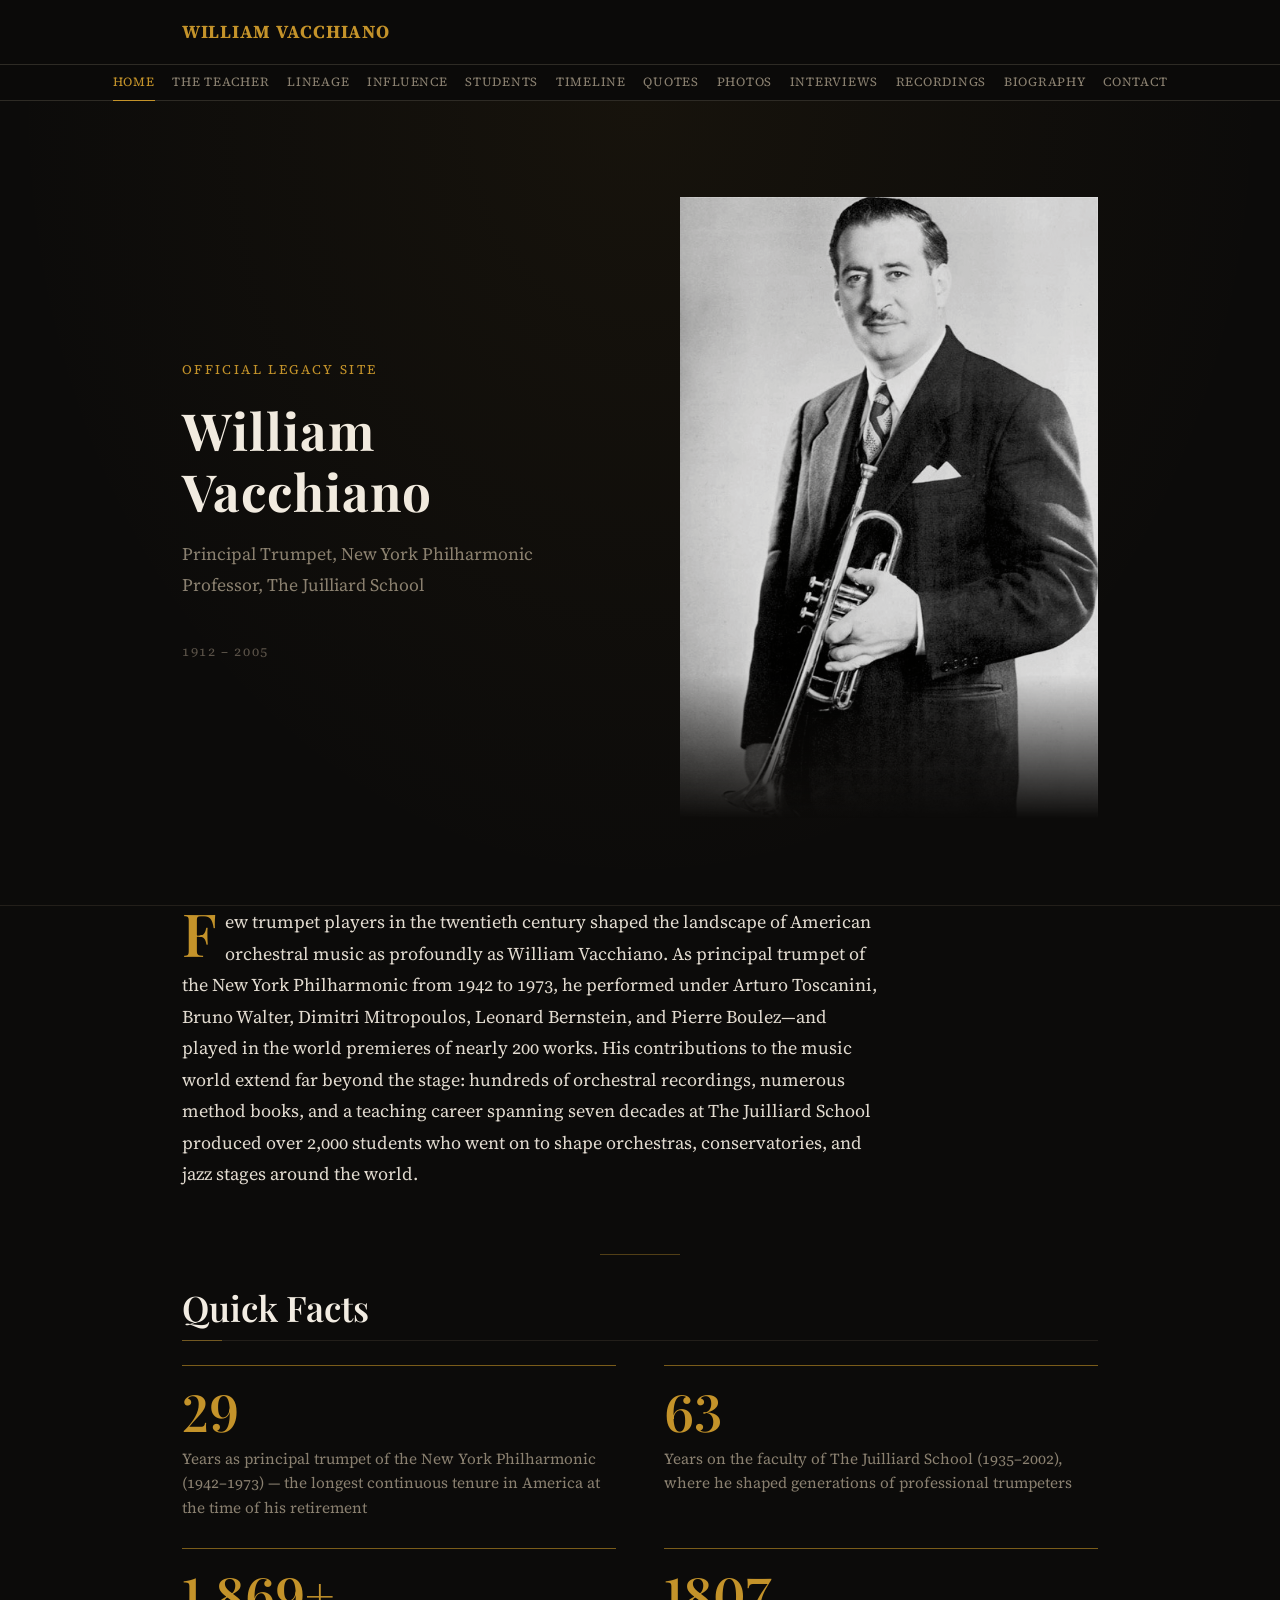
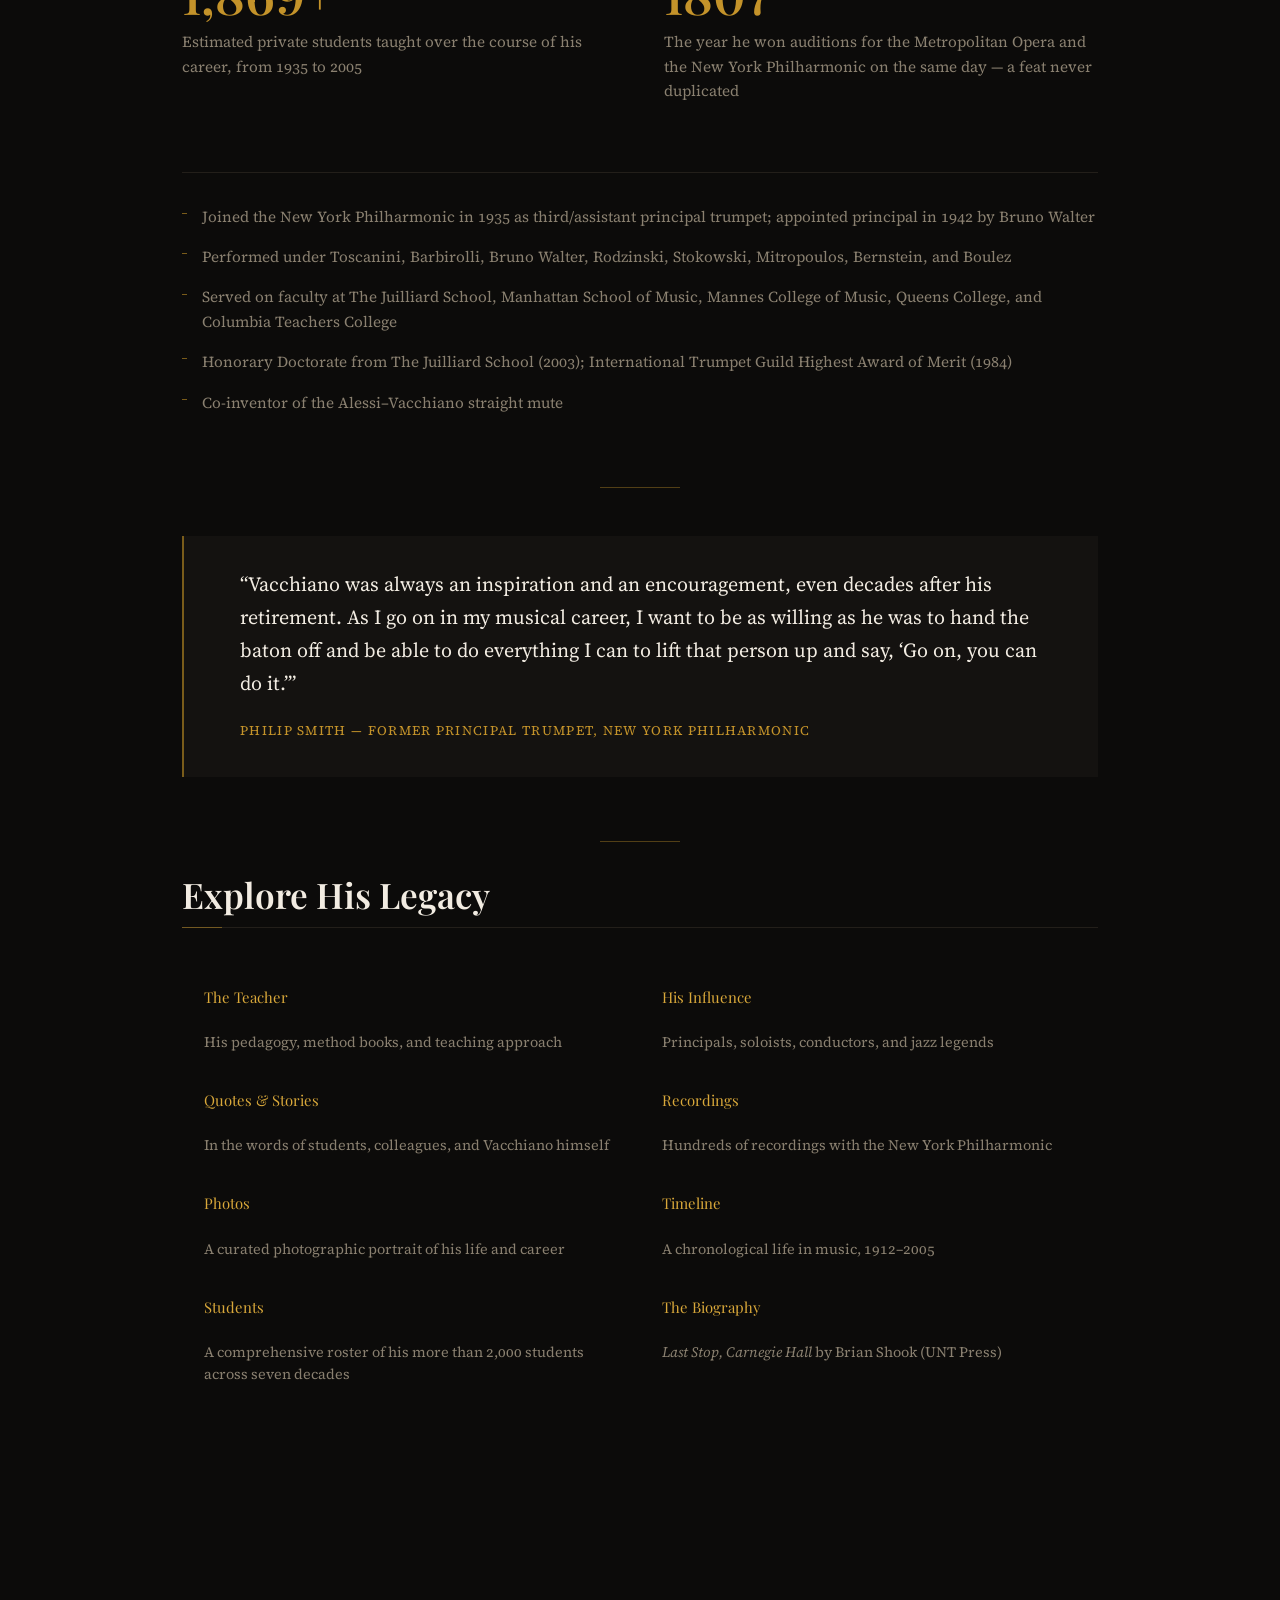
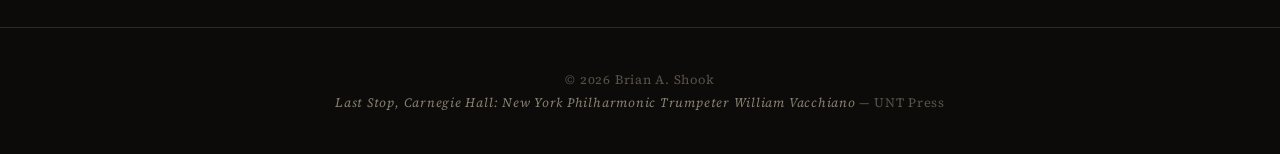
<file: index.html>
<!DOCTYPE html>
<html lang="en">
<head>
  <meta charset="UTF-8">
  <meta name="viewport" content="width=device-width, initial-scale=1.0">
  <title>William Vacchiano — New York Philharmonic Trumpeter</title>
  <meta name="description" content="Official legacy site of William Vacchiano (1912–2005), principal trumpet of the New York Philharmonic and legendary teacher at The Juilliard School.">
  <meta property="og:type" content="website">
  <meta property="og:site_name" content="William Vacchiano">
  <meta property="og:title" content="William Vacchiano — New York Philharmonic Trumpeter">
  <meta property="og:description" content="Official legacy site of William Vacchiano (1912–2005), principal trumpet of the New York Philharmonic and legendary teacher at The Juilliard School.">
  <link rel="preconnect" href="https://fonts.googleapis.com">
  <link rel="preconnect" href="https://fonts.gstatic.com" crossorigin>
  <link rel="stylesheet" href="https://fonts.googleapis.com/css2?family=Playfair+Display:ital,wght@0,400;0,600;0,700;1,400;1,600&family=Source+Serif+4:ital,opsz,wght@0,8..60,400;0,8..60,500;0,8..60,600;1,8..60,400;1,8..60,500;1,8..60,600&family=Montserrat:wght@600;700&display=swap">
  <link rel="stylesheet" href="css/style.css">
</head>
<body>

<header class="site-header">
  <div class="header-inner">
    <a href="index.html" class="site-title">William <span>Vacchiano</span></a>
    <button type="button" class="nav-toggle" aria-label="Toggle navigation" aria-expanded="false">
      <span></span><span></span><span></span>
    </button>
  </div>
</header>

<nav class="site-nav" aria-label="Main navigation">
  <a href="index.html">Home</a>
  <a href="teacher.html">The Teacher</a>
  <a href="lineage.html">Lineage</a>
  <a href="influence.html">Influence</a>
  <a href="students.html">Students</a>
  <a href="timeline.html">Timeline</a>
  <a href="quotes.html">Quotes</a>
  <a href="photos.html">Photos</a>
  <a href="watch.html">Interviews</a>
  <a href="recordings.html">Recordings</a>
  <a href="biography.html">Biography</a>
  <a href="contact.html">Contact</a>
</nav>

<main>
  <section class="hero">
    <div class="container hero-split">
      <div class="hero-text">
        <p class="hero-eyebrow">Official Legacy Site</p>
        <h1>William Vacchiano</h1>
        <p class="hero-subtitle">Principal Trumpet, New York Philharmonic<br>Professor, The Juilliard School</p>
        <p class="hero-dates">1912 &ndash; 2005</p>
      </div>
      <div class="hero-visual">
        <img src="images/home-portrait.jpg" alt="William Vacchiano holding his trumpet, 1950s" class="hero-portrait">
      </div>
    </div>
  </section>

  <div class="page-content">
    <div class="container">

      <div class="prose section">
        <p>Few trumpet players in the twentieth century shaped the landscape of American orchestral music as profoundly as William Vacchiano. As principal trumpet of the New York Philharmonic from 1942 to 1973, he performed under Arturo Toscanini, Bruno Walter, Dimitri Mitropoulos, Leonard Bernstein, and Pierre Boulez&mdash;and played in the world premieres of nearly 200 works. His contributions to the music world extend far beyond the stage: hundreds of orchestral recordings, numerous method books, and a teaching career spanning seven decades at The Juilliard School produced over 2,000 students who went on to shape orchestras, conservatories, and jazz stages around the world.</p>
      </div>

      <span class="gold-rule"></span>

      <div class="section">
        <h2>Quick Facts</h2>
        <div class="stat-grid">
          <div class="stat-card">
            <div class="stat-num">31</div>
            <p class="stat-desc">Years as principal trumpet of the New York Philharmonic (1942&ndash;1973) &mdash; the longest continuous tenure in America at the time of his retirement</p>
          </div>
          <div class="stat-card">
            <div class="stat-num">67</div>
            <p class="stat-desc">Years on the faculty of The Juilliard School (1935&ndash;2002), where he shaped generations of professional trumpeters</p>
          </div>
          <div class="stat-card">
            <div class="stat-num">2,000+</div>
            <p class="stat-desc">Estimated private students taught over the course of his career, from 1935 to 2005</p>
          </div>
          <div class="stat-card">
            <div class="stat-num">1934</div>
            <p class="stat-desc">The year he won auditions for the Metropolitan Opera and the New York Philharmonic on the same day &mdash; a feat never duplicated</p>
          </div>
        </div>
        <ul class="supplemental-facts">
          <li>Joined the New York Philharmonic in 1935 as third/assistant principal trumpet; appointed principal in 1942 by Bruno Walter</li>
          <li>Performed under Toscanini, Barbirolli, Bruno Walter, Rodzinski, Stokowski, Mitropoulos, Bernstein, and Boulez</li>
          <li>Served on faculty at The Juilliard School, Manhattan School of Music, Mannes College of Music, Queens College, and Columbia Teachers College</li>
          <li>Honorary Doctorate from The Juilliard School (2003); International Trumpet Guild Highest Award of Merit (1984)</li>
          <li>Co-inventor of the Alessi&ndash;Vacchiano straight mute</li>
        </ul>
      </div>

      <span class="gold-rule"></span>

      <div class="section">
        <div class="pullquote">
          <p>&ldquo;Vacchiano was always an inspiration and an encouragement, even decades after his retirement. As I go on in my musical career, I want to be as willing as he was to hand the baton off and be able to do everything I can to lift that person up and say, &lsquo;Go on, you can do it.&rsquo;&rdquo;</p>
          <cite>Philip Smith &mdash; Former Principal Trumpet, New York Philharmonic</cite>
        </div>
      </div>

      <span class="gold-rule"></span>

      <div class="section">
        <h2>Explore His Legacy</h2>
        <div class="facts-grid" style="border:none;">
          <div class="fact-item" style="border:none;"><a href="teacher.html" style="color:var(--gold-light);">The Teacher</a><br><span style="color:var(--text-muted);font-size:0.9rem;">His pedagogy, method books, and teaching approach</span></div>
          <div class="fact-item" style="border:none;"><a href="influence.html" style="color:var(--gold-light);">His Influence</a><br><span style="color:var(--text-muted);font-size:0.9rem;">Principals, soloists, conductors, and jazz legends</span></div>
          <div class="fact-item" style="border:none;"><a href="quotes.html" style="color:var(--gold-light);">Quotes &amp; Stories</a><br><span style="color:var(--text-muted);font-size:0.9rem;">In the words of students, colleagues, and Vacchiano himself</span></div>
          <div class="fact-item" style="border:none;"><a href="recordings.html" style="color:var(--gold-light);">Recordings</a><br><span style="color:var(--text-muted);font-size:0.9rem;">Hundreds of recordings with the New York Philharmonic</span></div>
          <div class="fact-item" style="border:none;"><a href="photos.html" style="color:var(--gold-light);">Photos</a><br><span style="color:var(--text-muted);font-size:0.9rem;">A curated photographic portrait of his life and career</span></div>
          <div class="fact-item" style="border:none;"><a href="timeline.html" style="color:var(--gold-light);">Timeline</a><br><span style="color:var(--text-muted);font-size:0.9rem;">A chronological life in music, 1912–2005</span></div>
          <div class="fact-item" style="border:none;"><a href="students.html" style="color:var(--gold-light);">Students</a><br><span style="color:var(--text-muted);font-size:0.9rem;">A comprehensive roster of his more than 2,000 students across seven decades</span></div>
          <div class="fact-item" style="border:none;"><a href="biography.html" style="color:var(--gold-light);">The Biography</a><br><span style="color:var(--text-muted);font-size:0.9rem;"><em>Last Stop, Carnegie Hall</em> by Brian Shook (UNT Press)</span></div>
        </div>
      </div>

    </div>
  </div>
</main>

<footer class="site-footer">
  <div class="container">
    <p>&copy; 2026 Brian A. Shook<br>
    <a href="https://www.amazon.com/Last-Stop-Carnegie-Hall-Philharmonic/dp/1574413066/ref=cm_cr_arp_d_product_top?ie=UTF8"><em>Last Stop, Carnegie Hall: New York Philharmonic Trumpeter William Vacchiano</em></a> &mdash; UNT Press</p>
  </div>
</footer>

<script src="js/main.js"></script>
</body>
</html>
</file>
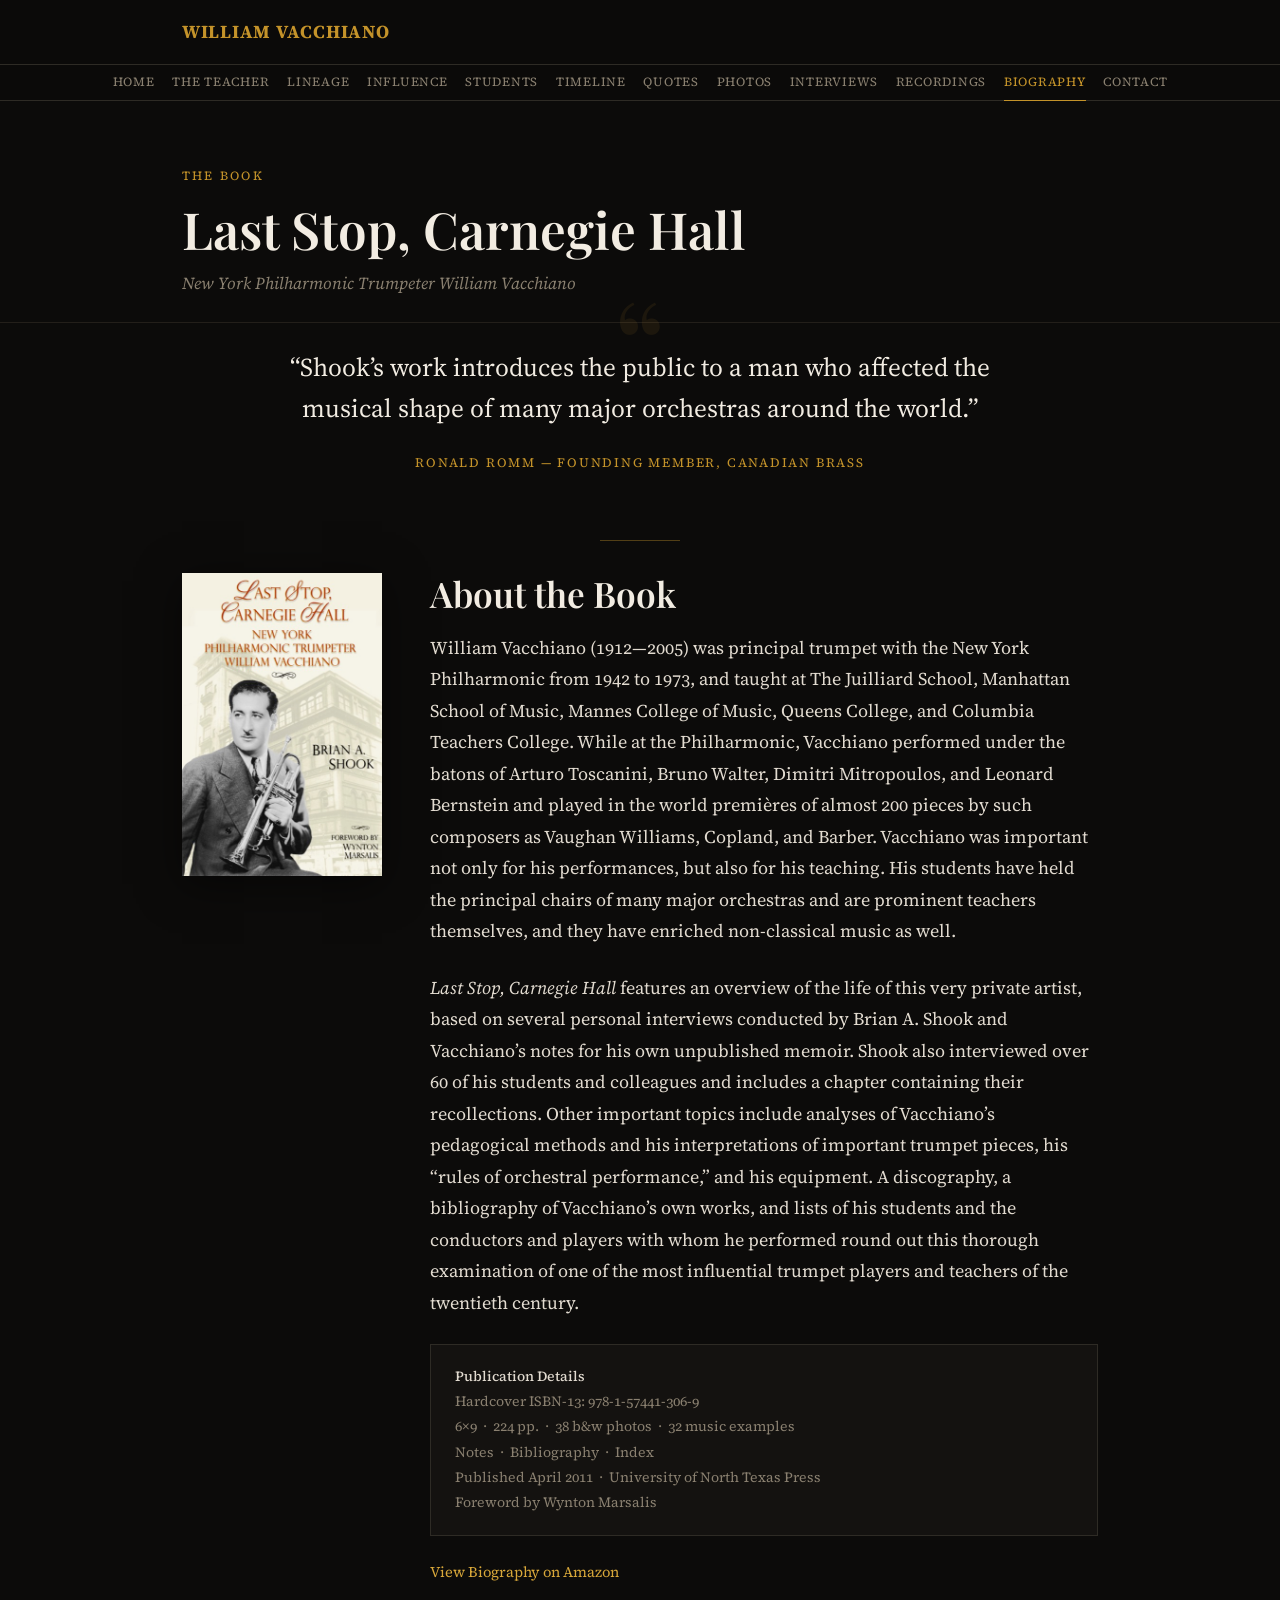
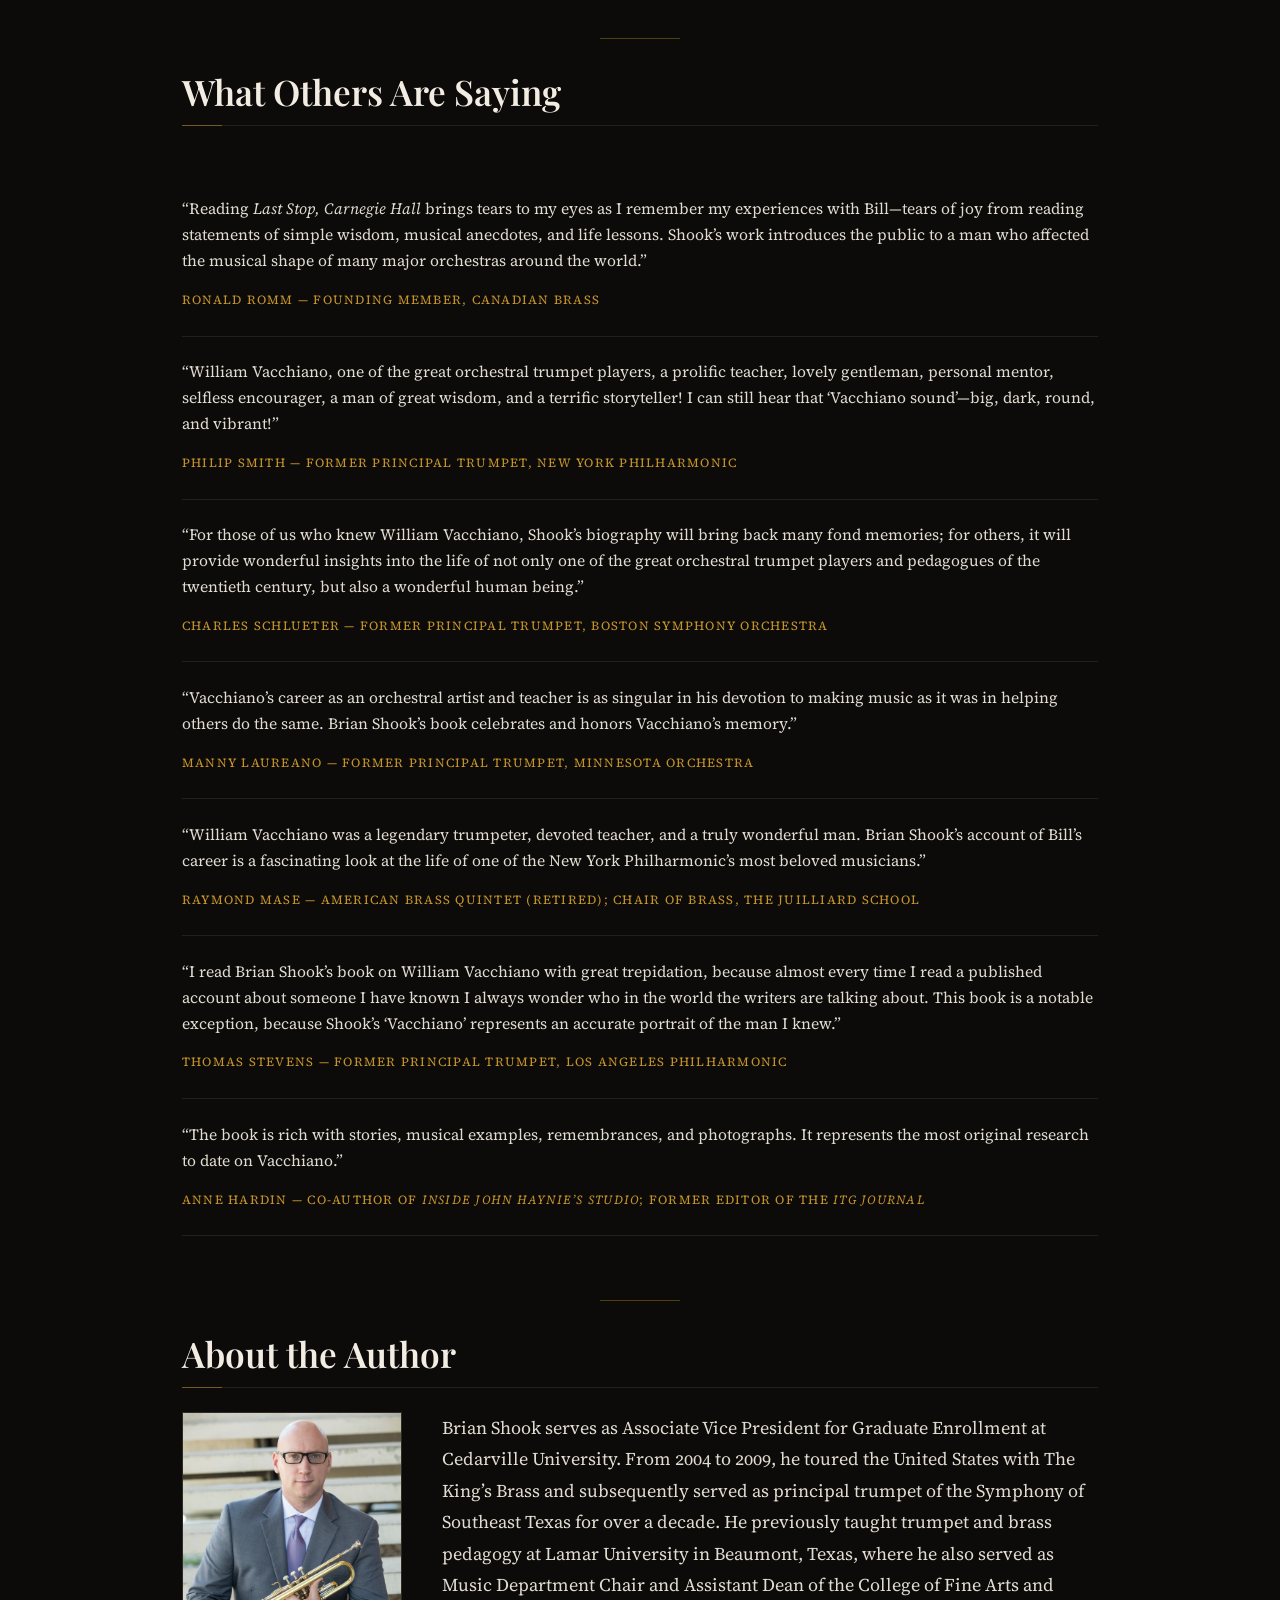
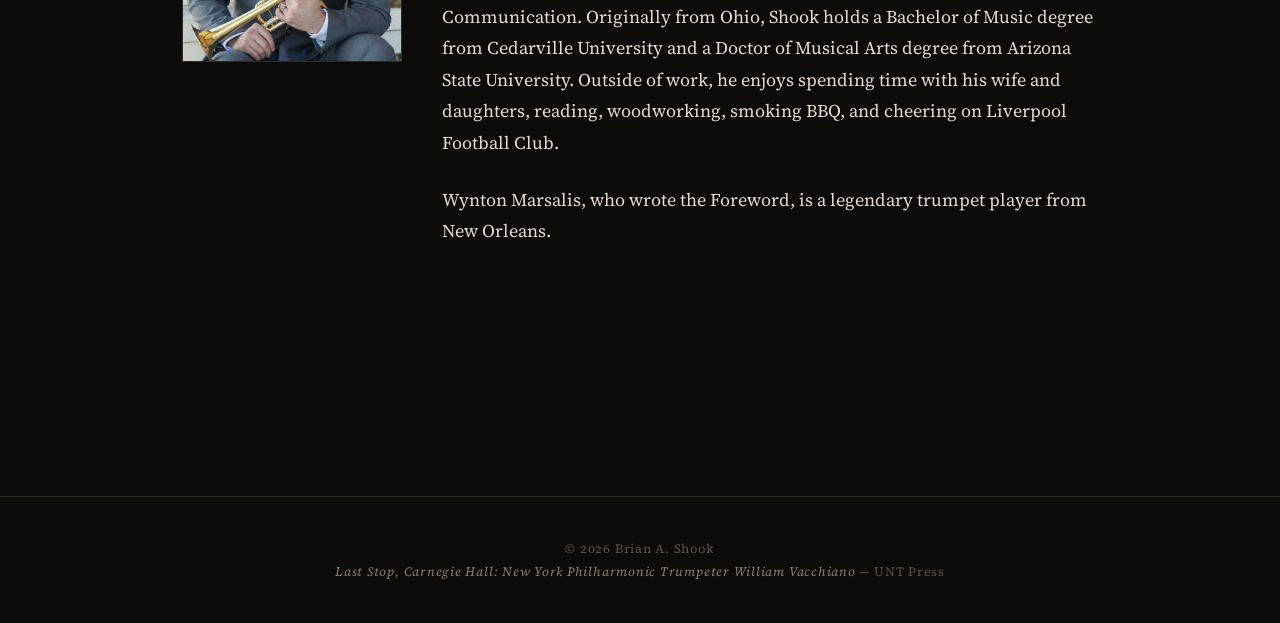
<file: biography.html>
<!DOCTYPE html>
<html lang="en">
<head>
  <meta charset="UTF-8">
  <meta name="viewport" content="width=device-width, initial-scale=1.0">
  <title>Biography — William Vacchiano</title>
  <meta name="description" content="Last Stop, Carnegie Hall: New York Philharmonic Trumpeter William Vacchiano — the official biography by Brian Shook, published by UNT Press.">
  <meta property="og:type" content="website">
  <meta property="og:site_name" content="William Vacchiano">
  <meta property="og:title" content="Biography — William Vacchiano">
  <meta property="og:description" content="Last Stop, Carnegie Hall: New York Philharmonic Trumpeter William Vacchiano — the official biography by Brian Shook, published by UNT Press.">
  <link rel="preconnect" href="https://fonts.googleapis.com">
  <link rel="preconnect" href="https://fonts.gstatic.com" crossorigin>
  <link rel="stylesheet" href="https://fonts.googleapis.com/css2?family=Playfair+Display:ital,wght@0,400;0,600;0,700;1,400;1,600&family=Source+Serif+4:ital,opsz,wght@0,8..60,400;0,8..60,500;0,8..60,600;1,8..60,400;1,8..60,500;1,8..60,600&family=Montserrat:wght@600;700&display=swap">
  <link rel="stylesheet" href="css/style.css">
  <style>
    .author-layout { display: flex; gap: 2.5rem; align-items: flex-start; }
    .author-layout .author-photo { flex: none; width: 220px; }
    .author-layout .author-bio { flex: 1; }
    @media (max-width: 600px) {
      .author-layout { flex-direction: column; }
      .author-layout .author-photo { width: 100%; max-width: 260px; }
    }
  </style>
</head>
<body>

<header class="site-header">
  <div class="header-inner">
    <a href="index.html" class="site-title">William <span>Vacchiano</span></a>
    <button type="button" class="nav-toggle" aria-label="Toggle navigation" aria-expanded="false">
      <span></span><span></span><span></span>
    </button>
  </div>
</header>

<nav class="site-nav" aria-label="Main navigation">
  <a href="index.html">Home</a>
  <a href="teacher.html">The Teacher</a>
  <a href="lineage.html">Lineage</a>
  <a href="influence.html">Influence</a>
  <a href="students.html">Students</a>
  <a href="timeline.html">Timeline</a>
  <a href="quotes.html">Quotes</a>
  <a href="photos.html">Photos</a>
  <a href="watch.html">Interviews</a>
  <a href="recordings.html">Recordings</a>
  <a href="biography.html">Biography</a>
  <a href="contact.html">Contact</a>
</nav>

<main>
  <div class="page-header" style="padding-bottom: 1.5rem;">
    <div class="container">
      <p class="eyebrow">The Book</p>
      <h1>Last Stop, Carnegie Hall</h1>
      <p class="subtitle"><em>New York Philharmonic Trumpeter William Vacchiano</em></p>
    </div>
  </div>

  <div class="page-content" style="padding-top: 0;">
    <div class="container">

      <div class="quote-hero">
        <p>&ldquo;Shook&rsquo;s work introduces the public to a man who affected the musical shape of many major orchestras around the world.&rdquo;</p>
        <cite>Ronald Romm &mdash; founding member, Canadian Brass</cite>
      </div>

      <span class="gold-rule"></span>

      <div class="book-layout">
        <div>
          <a href="https://www.amazon.com/Last-Stop-Carnegie-Hall-Philharmonic/dp/1574413066/ref=cm_cr_arp_d_product_top?ie=UTF8" target="_blank"><img class="book-cover" src="images/book-cover2.jpg" alt="Last Stop, Carnegie Hall book cover"></a>
        </div>
        <div class="prose">
          <h2 style="margin-bottom:1rem;">About the Book</h2>
          <p>William Vacchiano (1912&mdash;2005) was principal trumpet with the New York Philharmonic from 1942 to 1973, and taught at The Juilliard School, Manhattan School of Music, Mannes College of Music, Queens College, and Columbia Teachers College. While at the Philharmonic, Vacchiano performed under the batons of Arturo Toscanini, Bruno Walter, Dimitri Mitropoulos, and Leonard Bernstein and played in the world premi&egrave;res of almost 200 pieces by such composers as Vaughan Williams, Copland, and Barber. Vacchiano was important not only for his performances, but also for his teaching. His students have held the principal chairs of many major orchestras and are prominent teachers themselves, and they have enriched non-classical music as well.</p>
          <p><em>Last Stop, Carnegie Hall</em> features an overview of the life of this very private artist, based on several personal interviews conducted by Brian A. Shook and Vacchiano&rsquo;s notes for his own unpublished memoir. Shook also interviewed over 60 of his students and colleagues and includes a chapter containing their recollections. Other important topics include analyses of Vacchiano&rsquo;s pedagogical methods and his interpretations of important trumpet pieces, his &ldquo;rules of orchestral performance,&rdquo; and his equipment. A discography, a bibliography of Vacchiano&rsquo;s own works, and lists of his students and the conductors and players with whom he performed round out this thorough examination of one of the most influential trumpet players and teachers of the twentieth century.</p>

          <div style="margin-top:1.5rem;padding:1.2rem 1.5rem;background:var(--bg-surface);border:1px solid var(--border);font-size:0.88rem;color:var(--text-muted);line-height:1.8;">
            <strong style="color:var(--text);">Publication Details</strong><br>
            Hardcover ISBN-13: 978-1-57441-306-9<br>
            6&times;9 &nbsp;&middot;&nbsp; 224 pp. &nbsp;&middot;&nbsp; 38 b&amp;w photos &nbsp;&middot;&nbsp; 32 music examples<br>
            Notes &nbsp;&middot;&nbsp; Bibliography &nbsp;&middot;&nbsp; Index<br>
            Published April 2011 &nbsp;&middot;&nbsp; University of North Texas Press<br>
            Foreword by Wynton Marsalis
          </div>

          <div style="margin-top:1.5rem;">
            <p style="font-size:0.92rem;color:var(--text-muted);">
              <a href="https://www.amazon.com/Last-Stop-Carnegie-Hall-Philharmonic/dp/1574413066/ref=cm_cr_arp_d_product_top?ie=UTF8" style="color:var(--gold-light);">View Biography on Amazon</a>
            </p>
          </div>
        </div>
      </div>

      <span class="gold-rule"></span>

      <div class="section">
        <h2>What Others Are Saying</h2>
        <div class="book-reviews">

          <div class="book-review">
            <blockquote>&ldquo;Reading <em>Last Stop, Carnegie Hall</em> brings tears to my eyes as I remember my experiences with Bill&mdash;tears of joy from reading statements of simple wisdom, musical anecdotes, and life lessons. Shook&rsquo;s work introduces the public to a man who affected the musical shape of many major orchestras around the world.&rdquo;</blockquote>
            <cite>Ronald Romm &mdash; founding member, Canadian Brass</cite>
          </div>

          <div class="book-review">
            <blockquote>&ldquo;William Vacchiano, one of the great orchestral trumpet players, a prolific teacher, lovely gentleman, personal mentor, selfless encourager, a man of great wisdom, and a terrific storyteller! I can still hear that &lsquo;Vacchiano sound&rsquo;&mdash;big, dark, round, and vibrant!&rdquo;</blockquote>
            <cite>Philip Smith &mdash; Former Principal Trumpet, New York Philharmonic</cite>
          </div>

          <div class="book-review">
            <blockquote>&ldquo;For those of us who knew William Vacchiano, Shook&rsquo;s biography will bring back many fond memories; for others, it will provide wonderful insights into the life of not only one of the great orchestral trumpet players and pedagogues of the twentieth century, but also a wonderful human being.&rdquo;</blockquote>
            <cite>Charles Schlueter &mdash; Former Principal Trumpet, Boston Symphony Orchestra</cite>
          </div>

          <div class="book-review">
            <blockquote>&ldquo;Vacchiano&rsquo;s career as an orchestral artist and teacher is as singular in his devotion to making music as it was in helping others do the same. Brian Shook&rsquo;s book celebrates and honors Vacchiano&rsquo;s memory.&rdquo;</blockquote>
            <cite>Manny Laureano &mdash; Former Principal Trumpet, Minnesota Orchestra</cite>
          </div>

          <div class="book-review">
            <blockquote>&ldquo;William Vacchiano was a legendary trumpeter, devoted teacher, and a truly wonderful man. Brian Shook&rsquo;s account of Bill&rsquo;s career is a fascinating look at the life of one of the New York Philharmonic&rsquo;s most beloved musicians.&rdquo;</blockquote>
            <cite>Raymond Mase &mdash; American Brass Quintet (retired); Chair of Brass, The Juilliard School</cite>
          </div>

          <div class="book-review">
            <blockquote>&ldquo;I read Brian Shook&rsquo;s book on William Vacchiano with great trepidation, because almost every time I read a published account about someone I have known I always wonder who in the world the writers are talking about. This book is a notable exception, because Shook&rsquo;s &lsquo;Vacchiano&rsquo; represents an accurate portrait of the man I knew.&rdquo;</blockquote>
            <cite>Thomas Stevens &mdash; Former Principal Trumpet, Los Angeles Philharmonic</cite>
          </div>

          <div class="book-review">
            <blockquote>&ldquo;The book is rich with stories, musical examples, remembrances, and photographs. It represents the most original research to date on Vacchiano.&rdquo;</blockquote>
            <cite>Anne Hardin &mdash; co-author of <em>Inside John Haynie&rsquo;s Studio</em>; former editor of the <em>ITG Journal</em></cite>
          </div>

        </div>
      </div>

      <span class="gold-rule"></span>

      <div class="section">
        <h2 style="margin-bottom:1.5rem;">About the Author</h2>
        <div class="author-layout">
          <div class="author-photo">
            <img src="images/shook-headshot.jpg" alt="Brian A. Shook" style="width:100%;display:block;border:1px solid var(--border);">
          </div>
          <div class="prose author-bio">
            <p>Brian Shook serves as Associate Vice President for Graduate Enrollment at Cedarville University. From 2004 to 2009, he toured the United States with The King&rsquo;s Brass and subsequently served as principal trumpet of the Symphony of Southeast Texas for over a decade. He previously taught trumpet and brass pedagogy at Lamar University in Beaumont, Texas, where he also served as Music Department Chair and Assistant Dean of the College of Fine Arts and Communication. Originally from Ohio, Shook holds a Bachelor of Music degree from Cedarville University and a Doctor of Musical Arts degree from Arizona State University. Outside of work, he enjoys spending time with his wife and daughters, reading, woodworking, smoking BBQ, and cheering on Liverpool Football Club.</p>
            <p>Wynton Marsalis, who wrote the Foreword, is a legendary trumpet player from New Orleans.</p>
          </div>
        </div>
      </div>

    </div>
  </div>
</main>

<footer class="site-footer">
  <div class="container">
    <p>&copy; 2026 Brian A. Shook<br>
    <a href="https://www.amazon.com/Last-Stop-Carnegie-Hall-Philharmonic/dp/1574413066/ref=cm_cr_arp_d_product_top?ie=UTF8"><em>Last Stop, Carnegie Hall: New York Philharmonic Trumpeter William Vacchiano</em></a> &mdash; UNT Press</p>
  </div>
</footer>

<script src="js/main.js"></script>
</body>
</html>
</file>
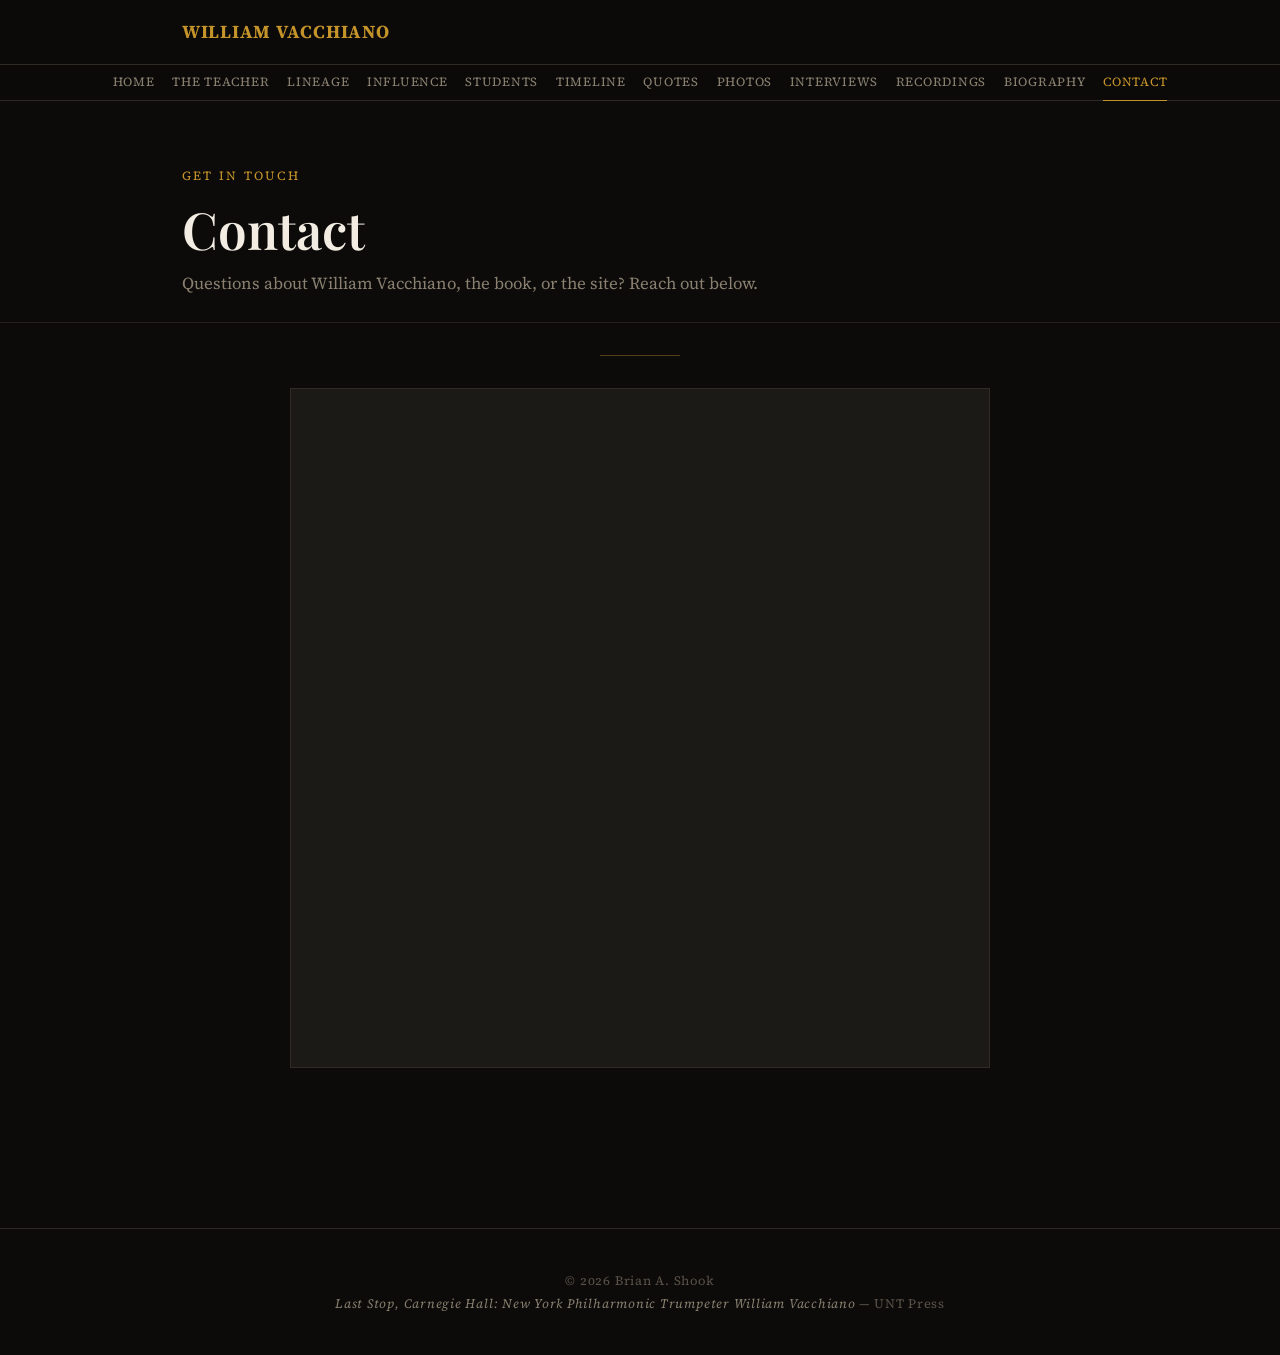
<file: contact.html>
<!DOCTYPE html>
<html lang="en">
<head>
  <meta charset="UTF-8">
  <meta name="viewport" content="width=device-width, initial-scale=1.0">
  <title>Contact — William Vacchiano</title>
  <meta name="description" content="Get in touch with Brian A. Shook, author of Last Stop, Carnegie Hall.">
  <link rel="preconnect" href="https://fonts.googleapis.com">
  <link rel="preconnect" href="https://fonts.gstatic.com" crossorigin>
  <link rel="stylesheet" href="https://fonts.googleapis.com/css2?family=Playfair+Display:ital,wght@0,400;0,600;0,700;1,400;1,600&family=Source+Serif+4:ital,opsz,wght@0,8..60,400;0,8..60,500;0,8..60,600;1,8..60,400;1,8..60,500;1,8..60,600&family=Montserrat:wght@600;700&display=swap">
  <link rel="stylesheet" href="css/style.css">
  <style>
    .form-wrap {
      max-width: 700px;
      margin: 0 auto;
    }
    .form-wrap iframe {
      width: 100%;
      min-height: 680px;
      border: 1px solid var(--border);
      background: var(--bg-raised);
      display: block;
    }
  </style>
</head>
<body>

<header class="site-header">
  <div class="header-inner">
    <a href="index.html" class="site-title">William <span>Vacchiano</span></a>
    <button type="button" class="nav-toggle" aria-label="Toggle navigation" aria-expanded="false">
      <span></span><span></span><span></span>
    </button>
  </div>
</header>

<nav class="site-nav" aria-label="Main navigation">
  <a href="index.html">Home</a>
  <a href="teacher.html">The Teacher</a>
  <a href="lineage.html">Lineage</a>
  <a href="influence.html">Influence</a>
  <a href="students.html">Students</a>
  <a href="timeline.html">Timeline</a>
  <a href="quotes.html">Quotes</a>
  <a href="photos.html">Photos</a>
  <a href="watch.html">Interviews</a>
  <a href="recordings.html">Recordings</a>
  <a href="biography.html">Biography</a>
  <a href="contact.html">Contact</a>
</nav>

<main>
  <div class="page-header">
    <div class="container">
      <p class="eyebrow">Get in Touch</p>
      <h1>Contact</h1>
      <p class="subtitle">Questions about William Vacchiano, the book, or the site? Reach out below.</p>
    </div>
  </div>

  <div class="page-content">
    <div class="container">
      <span class="gold-rule"></span>
      <div class="form-wrap">
        <iframe src="https://docs.google.com/forms/d/e/1FAIpQLSdhJJg17t4s-atvmeoN9Ykgder4zcUckg2whDqNNmGpy6zB8w/viewform?embedded=true" frameborder="0" marginheight="0" marginwidth="0" title="Contact form">Loading…</iframe>
      </div>
    </div>
  </div>
</main>

<footer class="site-footer">
  <div class="container">
    <p>&copy; 2026 Brian A. Shook<br>
    <a href="https://www.amazon.com/Last-Stop-Carnegie-Hall-Philharmonic/dp/1574413066/ref=cm_cr_arp_d_product_top?ie=UTF8"><em>Last Stop, Carnegie Hall: New York Philharmonic Trumpeter William Vacchiano</em></a> &mdash; UNT Press</p>
  </div>
</footer>

<script src="js/main.js"></script>
</body>
</html>
</file>
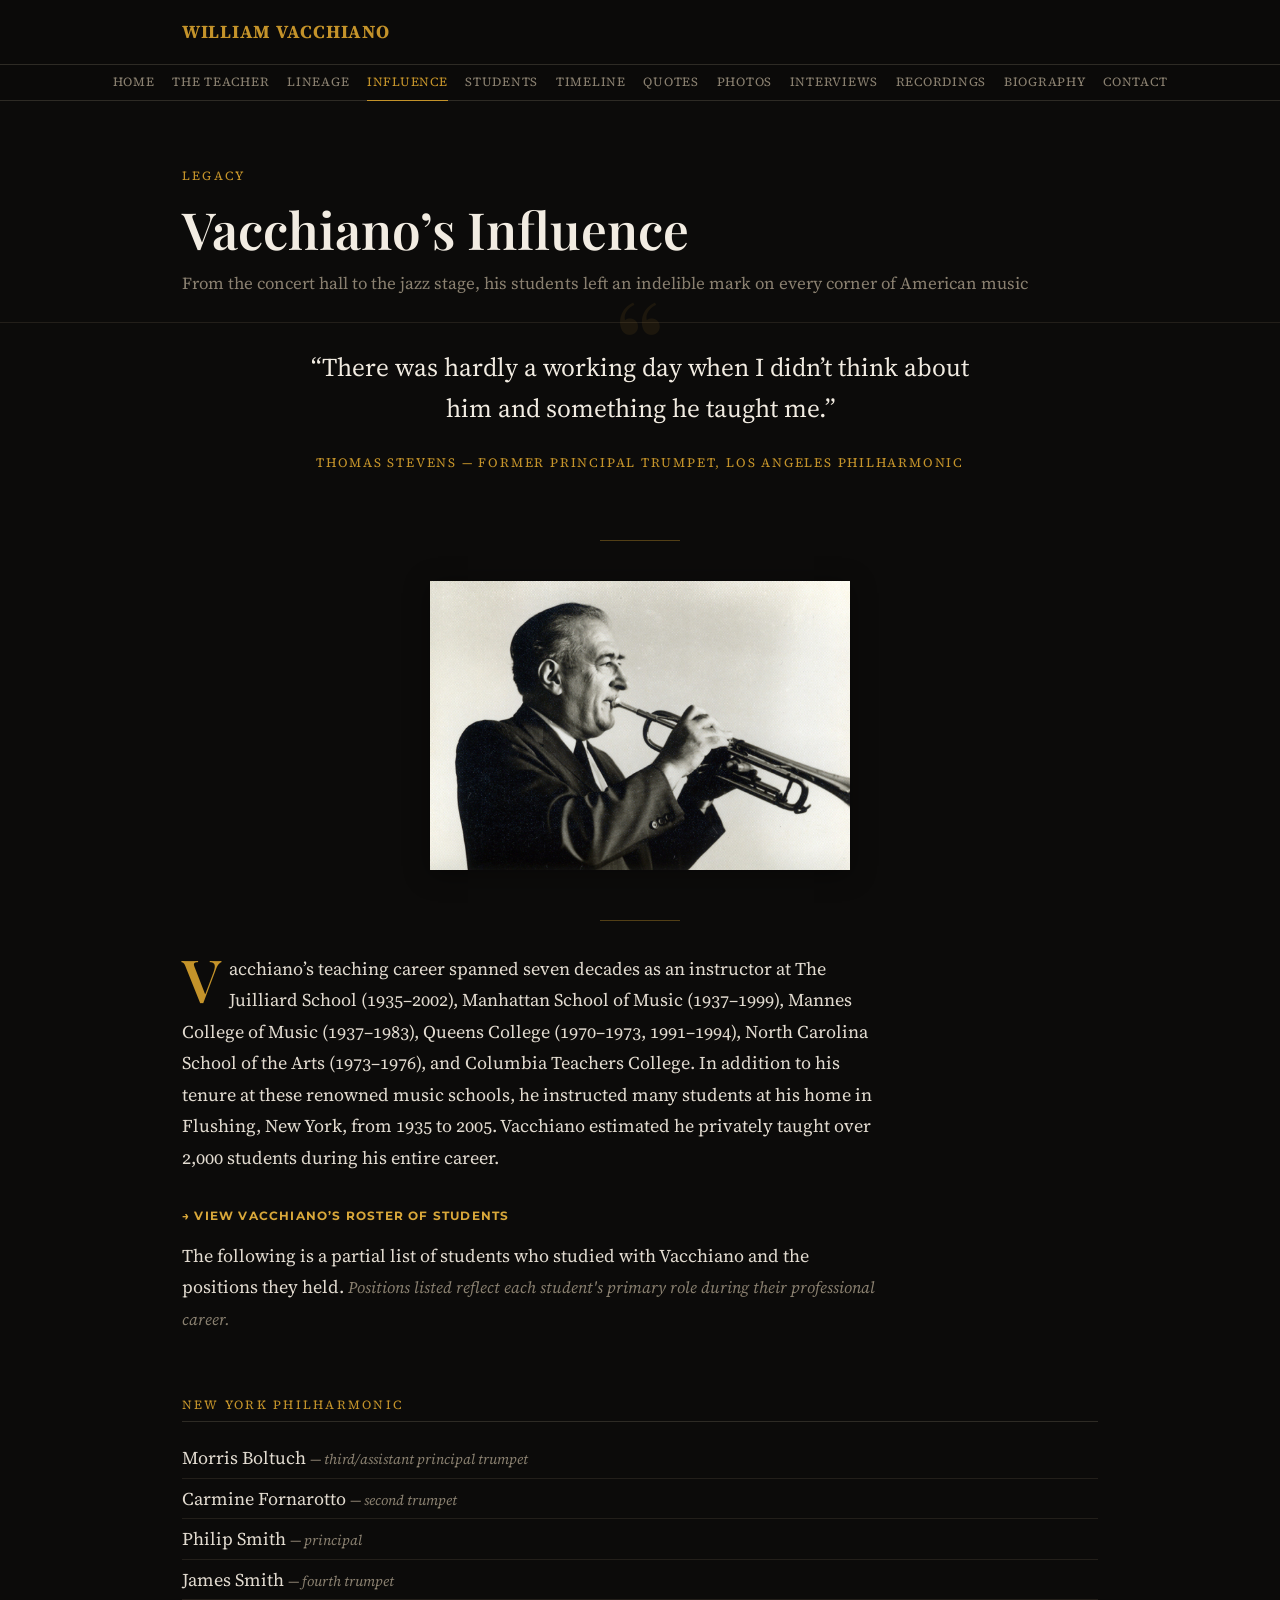
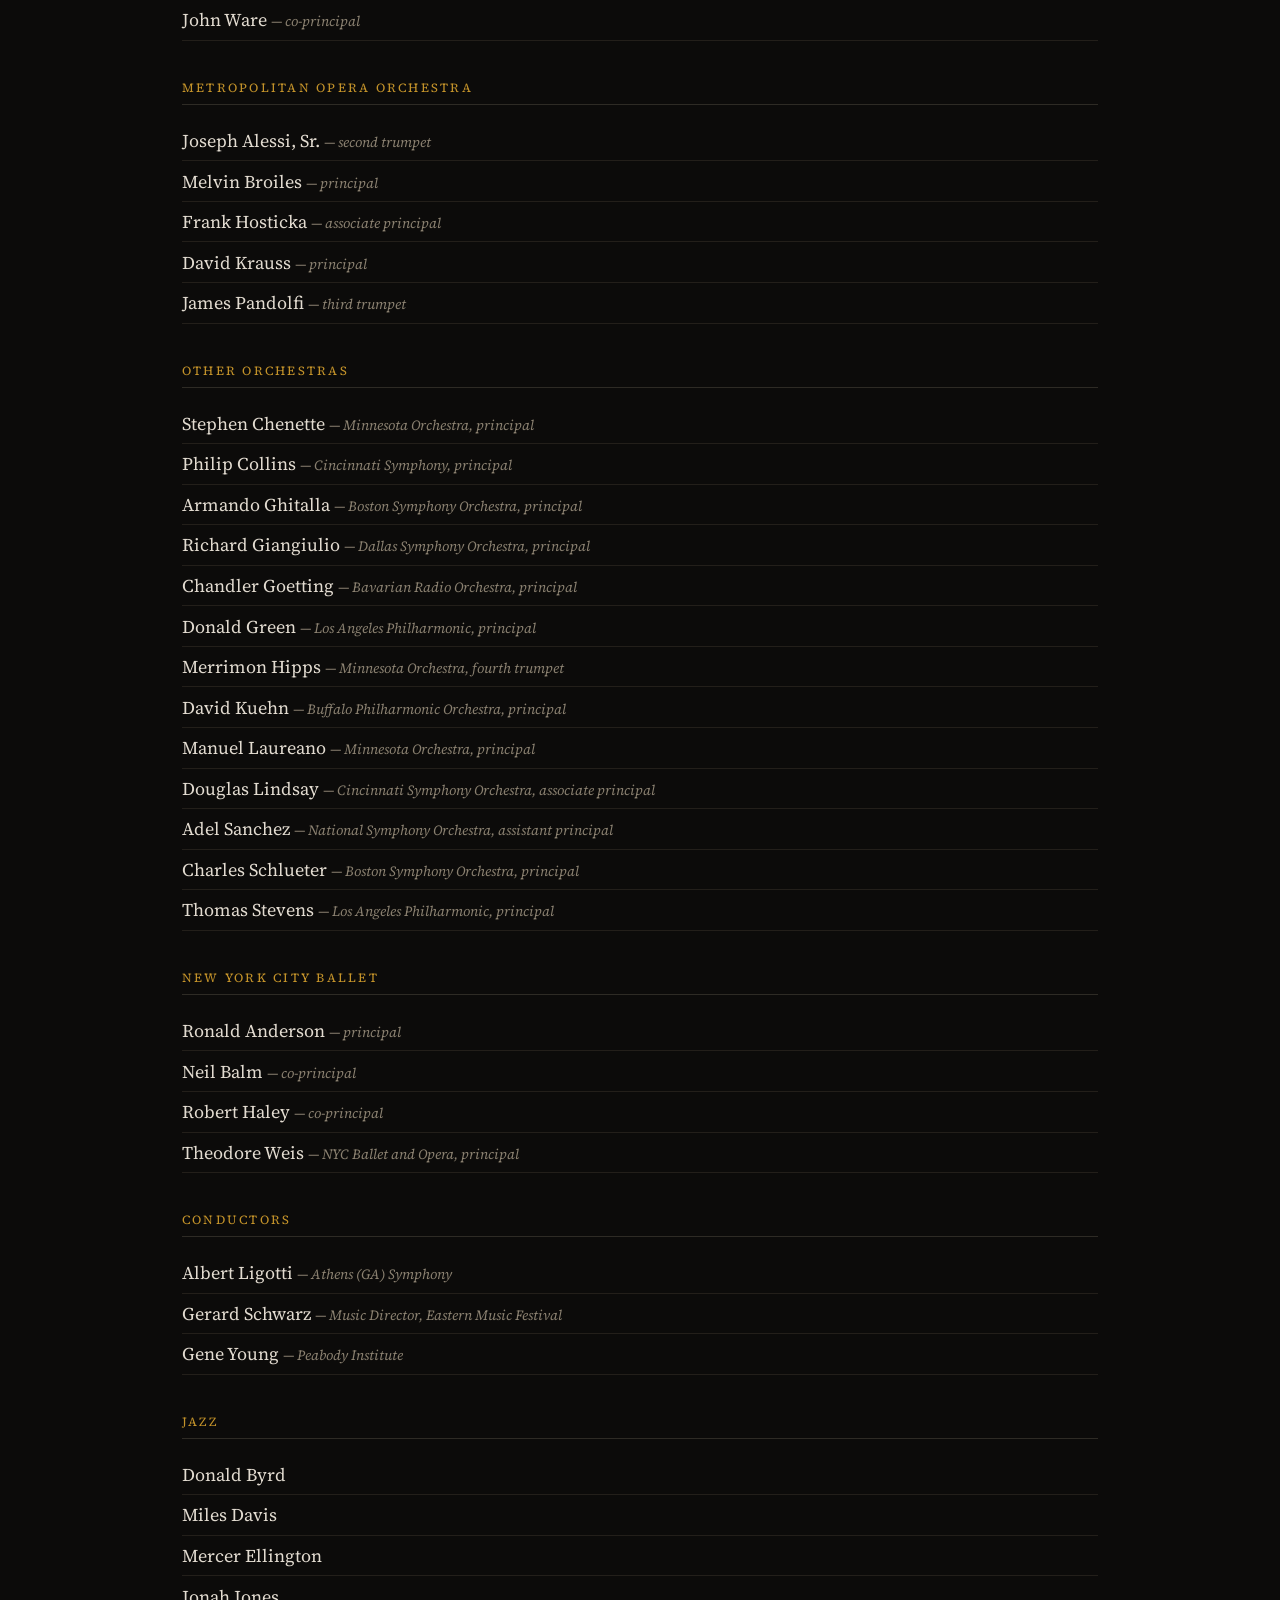
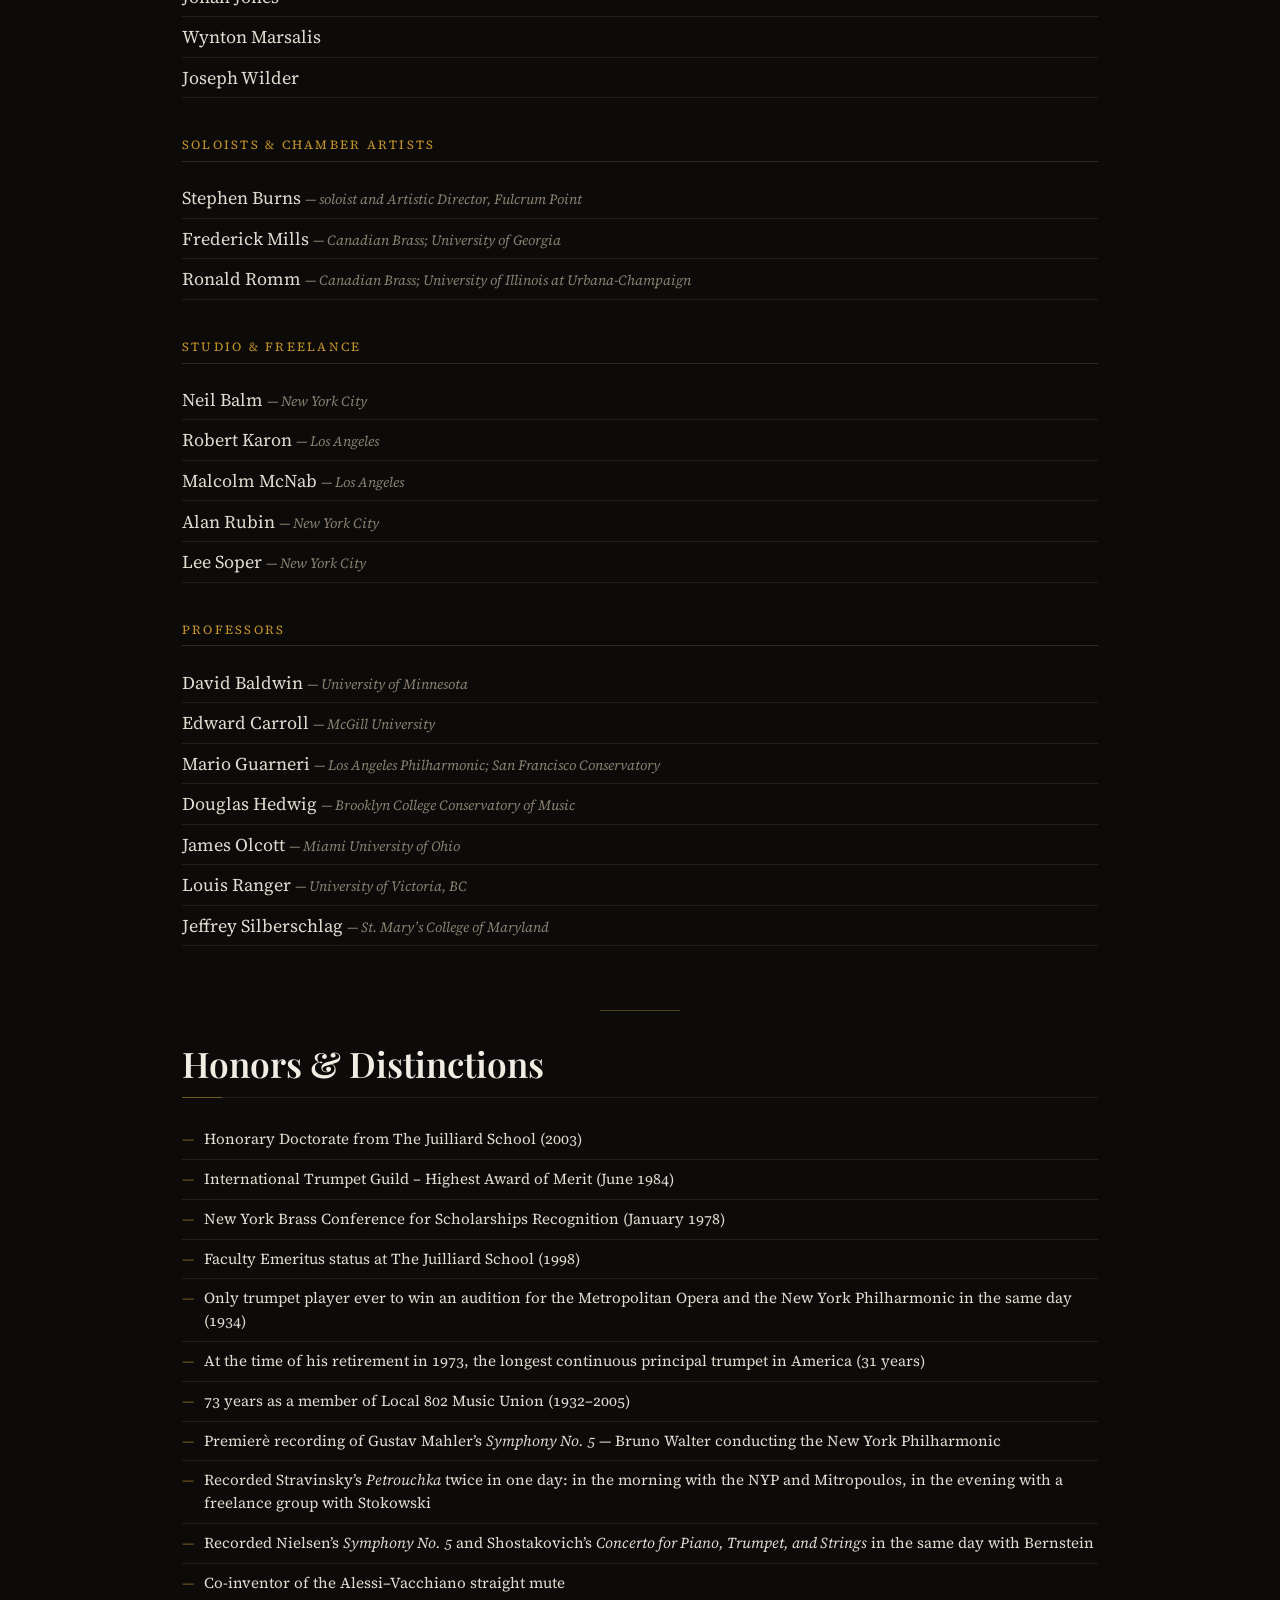
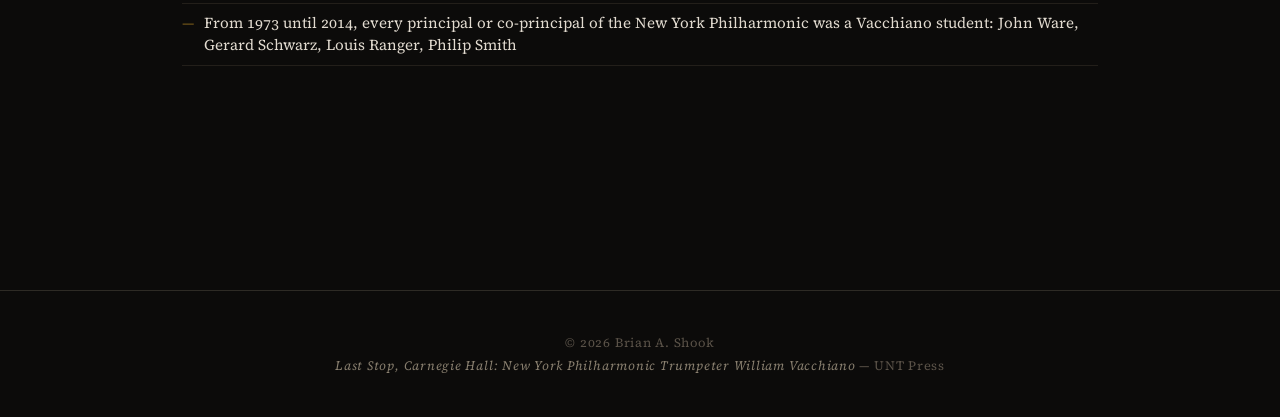
<file: influence.html>
<!DOCTYPE html>
<html lang="en">
<head>
  <meta charset="UTF-8">
  <meta name="viewport" content="width=device-width, initial-scale=1.0">
  <title>Vacchiano's Influence — William Vacchiano</title>
  <meta name="description" content="The influence of William Vacchiano — his students who became principal players, conductors, soloists, and jazz legends.">
  <meta property="og:type" content="website">
  <meta property="og:site_name" content="William Vacchiano">
  <meta property="og:title" content="Vacchiano's Influence — William Vacchiano">
  <meta property="og:description" content="William Vacchiano's students became principal players, conductors, soloists, and jazz legends across the world.">
  <link rel="preconnect" href="https://fonts.googleapis.com">
  <link rel="preconnect" href="https://fonts.gstatic.com" crossorigin>
  <link rel="stylesheet" href="https://fonts.googleapis.com/css2?family=Playfair+Display:ital,wght@0,400;0,600;0,700;1,400;1,600&family=Source+Serif+4:ital,opsz,wght@0,8..60,400;0,8..60,500;0,8..60,600;1,8..60,400;1,8..60,500;1,8..60,600&family=Montserrat:wght@600;700&display=swap">
  <link rel="stylesheet" href="css/style.css">
</head>
<body>

<header class="site-header">
  <div class="header-inner">
    <a href="index.html" class="site-title">William <span>Vacchiano</span></a>
    <button type="button" class="nav-toggle" aria-label="Toggle navigation" aria-expanded="false">
      <span></span><span></span><span></span>
    </button>
  </div>
</header>

<nav class="site-nav" aria-label="Main navigation">
  <a href="index.html">Home</a>
  <a href="teacher.html">The Teacher</a>
  <a href="lineage.html">Lineage</a>
  <a href="influence.html">Influence</a>
  <a href="students.html">Students</a>
  <a href="timeline.html">Timeline</a>
  <a href="quotes.html">Quotes</a>
  <a href="photos.html">Photos</a>
  <a href="watch.html">Interviews</a>
  <a href="recordings.html">Recordings</a>
  <a href="biography.html">Biography</a>
  <a href="contact.html">Contact</a>
</nav>

<main>
  <div class="page-header" style="padding-bottom: 1.5rem;">
    <div class="container">
      <p class="eyebrow">Legacy</p>
      <h1>Vacchiano&rsquo;s Influence</h1>
      <p class="subtitle">From the concert hall to the jazz stage, his students left an indelible mark on every corner of American music</p>
    </div>
  </div>

  <div class="page-content" style="padding-top: 0;">
    <div class="container">

      <div class="quote-hero">
        <p>&ldquo;There was hardly a working day when I didn&rsquo;t think about him and something he taught me.&rdquo;</p>
        <cite>Thomas Stevens &mdash; Former Principal Trumpet, Los Angeles Philharmonic</cite>
      </div>

      <span class="gold-rule"></span>

      <div class="inline-photo">
        <img src="images/photo-1045.jpg" alt="Vacchiano Playing, Portrait">
      </div>

      <span class="gold-rule"></span>

      <div class="section prose">
        <p>Vacchiano&rsquo;s teaching career spanned seven decades as an instructor at The Juilliard School (1935&ndash;2002), Manhattan School of Music (1937&ndash;1999), Mannes College of Music (1937&ndash;1983), Queens College (1970&ndash;1973, 1991&ndash;1994), North Carolina School of the Arts (1973&ndash;1976), and Columbia Teachers College. In addition to his tenure at these renowned music schools, he instructed many students at his home in Flushing, New York, from 1935 to 2005. Vacchiano estimated he privately taught over 2,000 students during his entire career.</p>
        <p style="margin-bottom:0.6rem;"><a href="students.html" style="color:var(--gold-light);font-family:'Montserrat',sans-serif;font-size:0.75rem;font-weight:700;letter-spacing:0.1em;text-transform:uppercase;">&#8594; View Vacchiano&rsquo;s roster of students</a></p>
        <p>The following is a partial list of students who studied with Vacchiano and the positions they held. <em style="color:var(--text-muted);font-size:0.9em;">Positions listed reflect each student's primary role during their professional career.</em></p>
      </div>

      <div class="section">
        <div class="influence-section">
          <h3>New York Philharmonic</h3>
          <ul class="influence-list">
            <li>Morris Boltuch <em>&mdash; third/assistant principal trumpet</em></li>
            <li>Carmine Fornarotto <em>&mdash; second trumpet</em></li>
            <li>Philip Smith <em>&mdash; principal</em></li>
            <li>James Smith <em>&mdash; fourth trumpet</em></li>
            <li>John Ware <em>&mdash; co-principal</em></li>
          </ul>
        </div>

        <div class="influence-section">
          <h3>Metropolitan Opera Orchestra</h3>
          <ul class="influence-list">
            <li>Joseph Alessi, Sr. <em>&mdash; second trumpet</em></li>
            <li>Melvin Broiles <em>&mdash; principal</em></li>
            <li>Frank Hosticka <em>&mdash; associate principal</em></li>
            <li>David Krauss <em>&mdash; principal</em></li>
            <li>James Pandolfi <em>&mdash; third trumpet</em></li>
          </ul>
        </div>

        <div class="influence-section">
          <h3>Other Orchestras</h3>
          <ul class="influence-list">
            <li>Stephen Chenette <em>&mdash; Minnesota Orchestra, principal</em></li>
            <li>Philip Collins <em>&mdash; Cincinnati Symphony, principal</em></li>
            <li>Armando Ghitalla <em>&mdash; Boston Symphony Orchestra, principal</em></li>
            <li>Richard Giangiulio <em>&mdash; Dallas Symphony Orchestra, principal</em></li>
            <li>Chandler Goetting <em>&mdash; Bavarian Radio Orchestra, principal</em></li>
            <li>Donald Green <em>&mdash; Los Angeles Philharmonic, principal</em></li>
            <li>Merrimon Hipps <em>&mdash; Minnesota Orchestra, fourth trumpet</em></li>
            <li>David Kuehn <em>&mdash; Buffalo Philharmonic Orchestra, principal</em></li>
            <li>Manuel Laureano <em>&mdash; Minnesota Orchestra, principal</em></li>
            <li>Douglas Lindsay <em>&mdash; Cincinnati Symphony Orchestra, associate principal</em></li>
            <li>Adel Sanchez <em>&mdash; National Symphony Orchestra, assistant principal</em></li>
            <li>Charles Schlueter <em>&mdash; Boston Symphony Orchestra, principal</em></li>
            <li>Thomas Stevens <em>&mdash; Los Angeles Philharmonic, principal</em></li>
          </ul>
        </div>

        <div class="influence-section">
          <h3>New York City Ballet</h3>
          <ul class="influence-list">
            <li>Ronald Anderson <em>&mdash; principal</em></li>
            <li>Neil Balm <em>&mdash; co-principal</em></li>
            <li>Robert Haley <em>&mdash; co-principal</em></li>
            <li>Theodore Weis <em>&mdash; NYC Ballet and Opera, principal</em></li>
          </ul>
        </div>

        <div class="influence-section">
          <h3>Conductors</h3>
          <ul class="influence-list">
            <li>Albert Ligotti <em>&mdash; Athens (GA) Symphony</em></li>
            <li>Gerard Schwarz <em>&mdash; Music Director, Eastern Music Festival</em></li>
            <li>Gene Young <em>&mdash; Peabody Institute</em></li>
          </ul>
        </div>

        <div class="influence-section">
          <h3>Jazz</h3>
          <ul class="influence-list">
            <li>Donald Byrd</li>
            <li>Miles Davis</li>
            <li>Mercer Ellington</li>
            <li>Jonah Jones</li>
            <li>Wynton Marsalis</li>
            <li>Joseph Wilder</li>
          </ul>
        </div>

        <div class="influence-section">
          <h3>Soloists &amp; Chamber Artists</h3>
          <ul class="influence-list">
            <li>Stephen Burns <em>&mdash; soloist and Artistic Director, Fulcrum Point</em></li>
            <li>Frederick Mills <em>&mdash; Canadian Brass; University of Georgia</em></li>
            <li>Ronald Romm <em>&mdash; Canadian Brass; University of Illinois at Urbana-Champaign</em></li>
          </ul>
        </div>

        <div class="influence-section">
          <h3>Studio &amp; Freelance</h3>
          <ul class="influence-list">
            <li>Neil Balm <em>&mdash; New York City</em></li>
            <li>Robert Karon <em>&mdash; Los Angeles</em></li>
            <li>Malcolm McNab <em>&mdash; Los Angeles</em></li>
            <li>Alan Rubin <em>&mdash; New York City</em></li>
            <li>Lee Soper <em>&mdash; New York City</em></li>
          </ul>
        </div>

        <div class="influence-section">
          <h3>Professors</h3>
          <ul class="influence-list">
            <li>David Baldwin <em>&mdash; University of Minnesota</em></li>
            <li>Edward Carroll <em>&mdash; McGill University</em></li>
            <li>Mario Guarneri <em>&mdash; Los Angeles Philharmonic; San Francisco Conservatory</em></li>
            <li>Douglas Hedwig <em>&mdash; Brooklyn College Conservatory of Music</em></li>
            <li>James Olcott <em>&mdash; Miami University of Ohio</em></li>
            <li>Louis Ranger <em>&mdash; University of Victoria, BC</em></li>
            <li>Jeffrey Silberschlag <em>&mdash; St. Mary&rsquo;s College of Maryland</em></li>
          </ul>
        </div>
      </div>

      <span class="gold-rule"></span>

      <div class="section">
        <h2>Honors &amp; Distinctions</h2>
        <ul class="honors-list">
          <li>Honorary Doctorate from The Juilliard School (2003)</li>
          <li>International Trumpet Guild &ndash; Highest Award of Merit (June 1984)</li>
          <li>New York Brass Conference for Scholarships Recognition (January 1978)</li>
          <li>Faculty Emeritus status at The Juilliard School (1998)</li>
          <li>Only trumpet player ever to win an audition for the Metropolitan Opera and the New York Philharmonic in the same day (1934)</li>
          <li>At the time of his retirement in 1973, the longest continuous principal trumpet in America (31 years)</li>
          <li>73 years as a member of Local 802 Music Union (1932&ndash;2005)</li>
          <li>Premier&egrave; recording of Gustav Mahler&rsquo;s <em>Symphony No. 5</em> &mdash; Bruno Walter conducting the New York Philharmonic</li>
          <li>Recorded Stravinsky&rsquo;s <em>Petrouchka</em> twice in one day: in the morning with the NYP and Mitropoulos, in the evening with a freelance group with Stokowski</li>
          <li>Recorded Nielsen&rsquo;s <em>Symphony No. 5</em> and Shostakovich&rsquo;s <em>Concerto for Piano, Trumpet, and Strings</em> in the same day with Bernstein</li>
          <li>Co-inventor of the Alessi&ndash;Vacchiano straight mute</li>
          <li>From 1973 until 2014, every principal or co-principal of the New York Philharmonic was a Vacchiano student: John Ware, Gerard Schwarz, Louis Ranger, Philip Smith</li>
        </ul>
      </div>

    </div>
  </div>
</main>

<footer class="site-footer">
  <div class="container">
    <p>&copy; 2026 Brian A. Shook<br>
    <a href="https://www.amazon.com/Last-Stop-Carnegie-Hall-Philharmonic/dp/1574413066/ref=cm_cr_arp_d_product_top?ie=UTF8"><em>Last Stop, Carnegie Hall: New York Philharmonic Trumpeter William Vacchiano</em></a> &mdash; UNT Press</p>
  </div>
</footer>

<script src="js/main.js"></script>
</body>
</html>
</file>
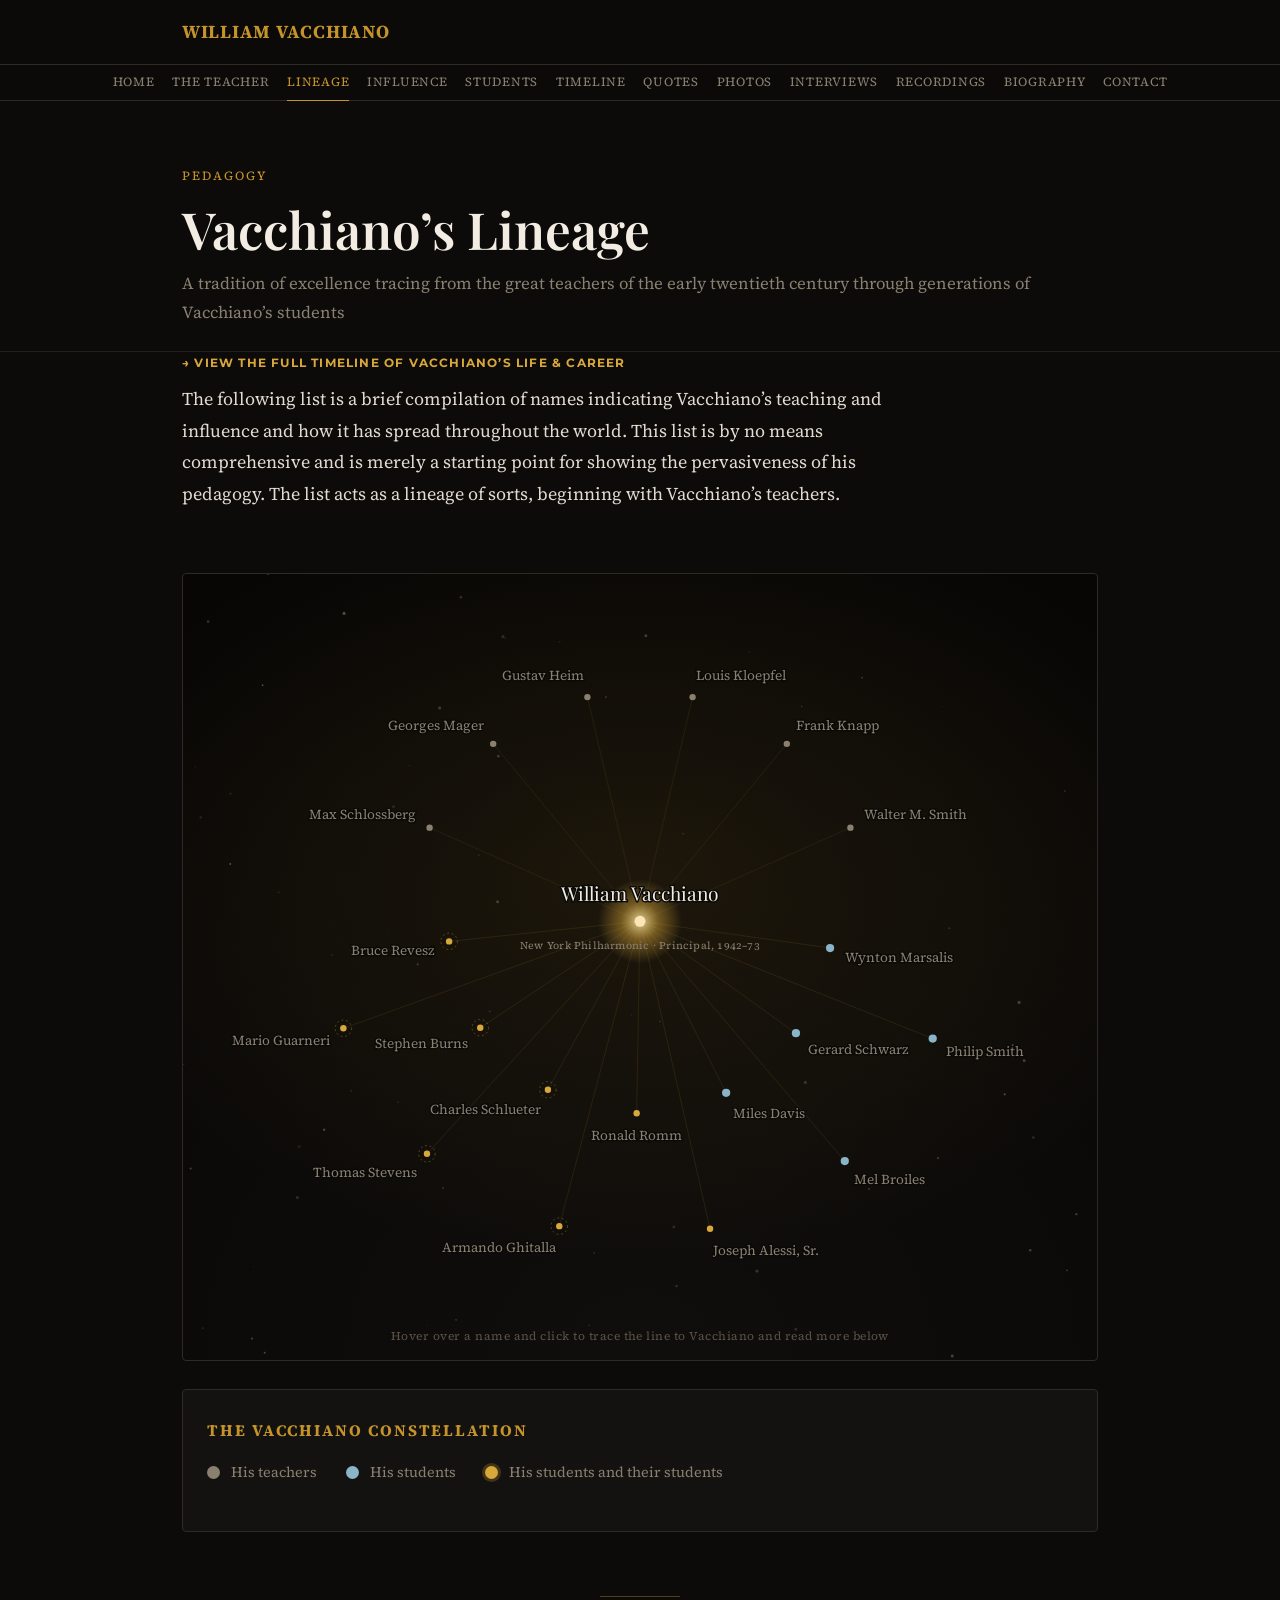
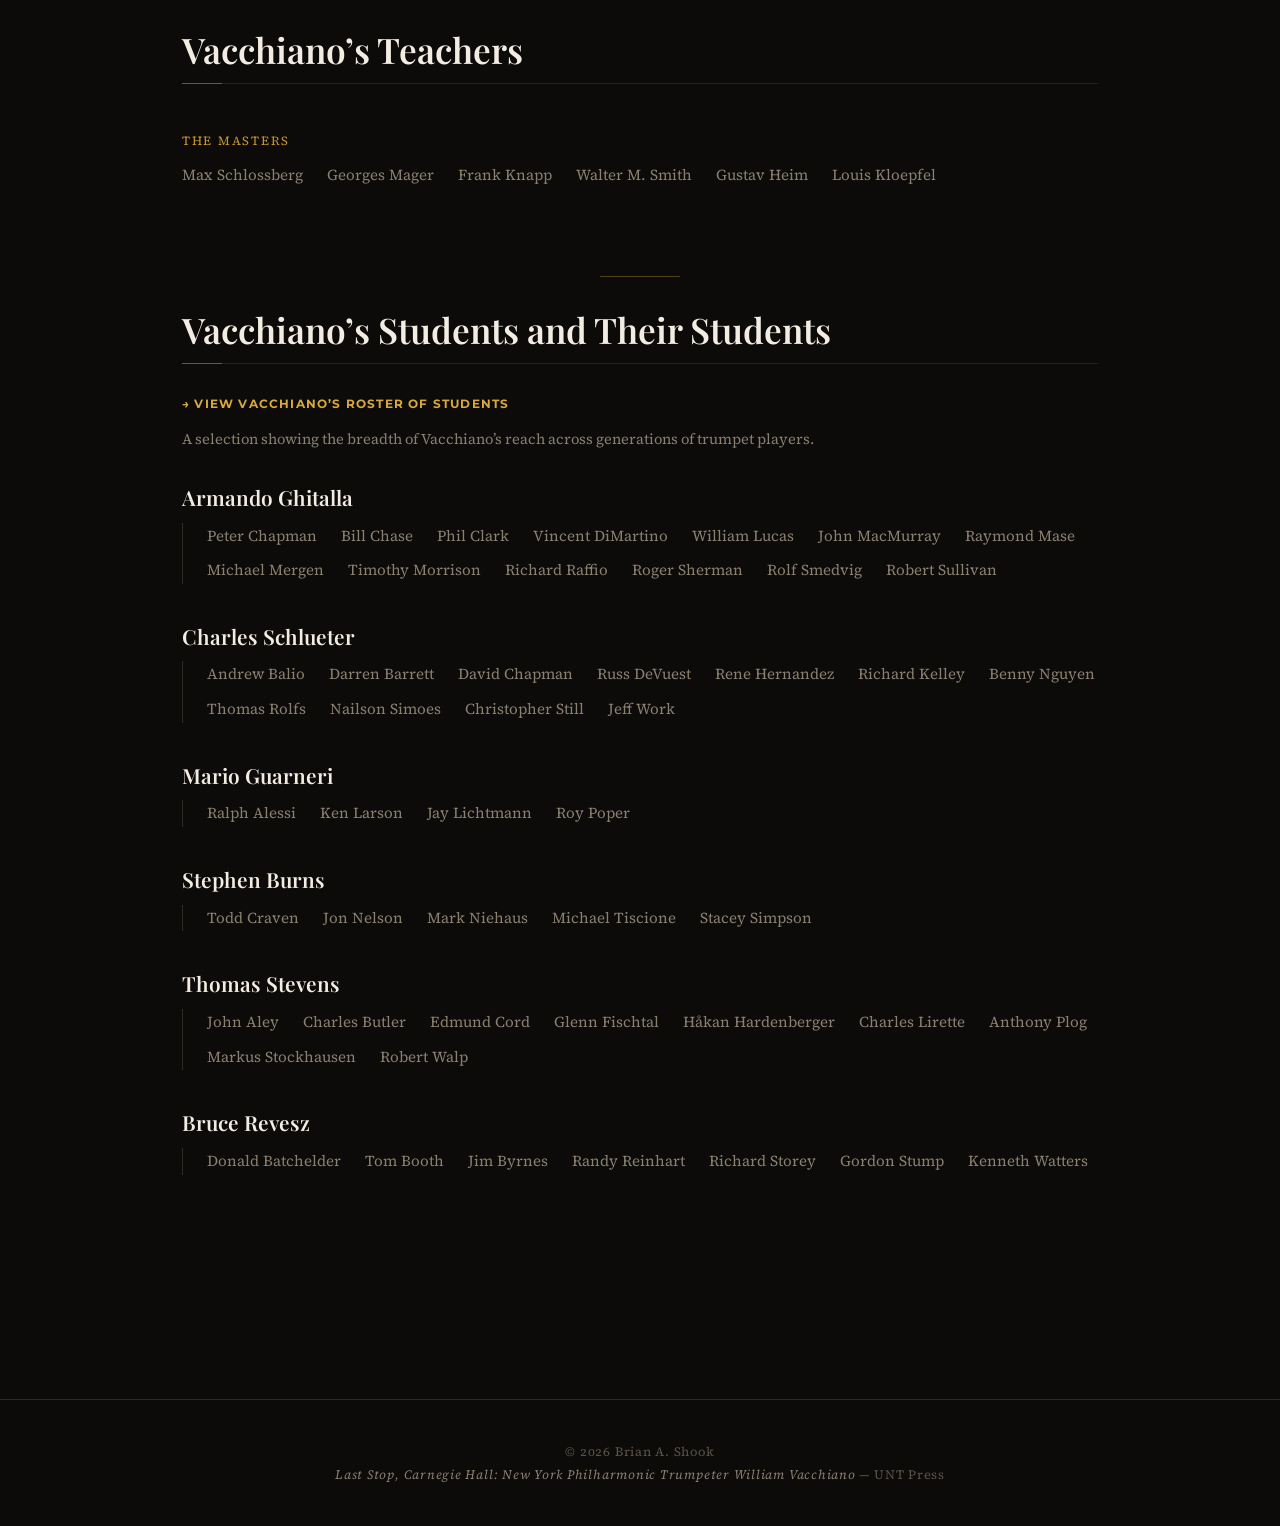
<file: lineage.html>
<!DOCTYPE html>
<html lang="en">
<head>
  <meta charset="UTF-8">
  <meta name="viewport" content="width=device-width, initial-scale=1.0">
  <title>Lineage — William Vacchiano</title>
  <meta name="description" content="The pedagogical lineage of William Vacchiano — his teachers and the generations of students his teaching produced.">
  <meta property="og:type" content="website">
  <meta property="og:site_name" content="William Vacchiano">
  <meta property="og:title" content="Lineage — William Vacchiano">
  <meta property="og:description" content="The pedagogical lineage of William Vacchiano — his teachers and the generations of students his teaching produced.">
  <link rel="preconnect" href="https://fonts.googleapis.com">
  <link rel="preconnect" href="https://fonts.gstatic.com" crossorigin>
  <link rel="stylesheet" href="https://fonts.googleapis.com/css2?family=Playfair+Display:ital,wght@0,400;0,600;0,700;1,400;1,600&family=Source+Serif+4:ital,opsz,wght@0,8..60,400;0,8..60,500;0,8..60,600;1,8..60,400;1,8..60,500;1,8..60,600&family=Montserrat:wght@600;700&display=swap">
  <link rel="stylesheet" href="css/style.css">
</head>
<body>

<header class="site-header">
  <div class="header-inner">
    <a href="index.html" class="site-title">William <span>Vacchiano</span></a>
    <button type="button" class="nav-toggle" aria-label="Toggle navigation" aria-expanded="false">
      <span></span><span></span><span></span>
    </button>
  </div>
</header>

<nav class="site-nav" aria-label="Main navigation">
  <a href="index.html">Home</a>
  <a href="teacher.html">The Teacher</a>
  <a href="lineage.html">Lineage</a>
  <a href="influence.html">Influence</a>
  <a href="students.html">Students</a>
  <a href="timeline.html">Timeline</a>
  <a href="quotes.html">Quotes</a>
  <a href="photos.html">Photos</a>
  <a href="watch.html">Interviews</a>
  <a href="recordings.html">Recordings</a>
  <a href="biography.html">Biography</a>
  <a href="contact.html">Contact</a>
</nav>

<main>
  <div class="page-header" style="padding-bottom: 1.5rem;">
    <div class="container">
      <p class="eyebrow">Pedagogy</p>
      <h1>Vacchiano&rsquo;s Lineage</h1>
      <p class="subtitle">A tradition of excellence tracing from the great teachers of the early twentieth century through generations of Vacchiano&rsquo;s students</p>
    </div>
  </div>

  <div class="page-content" style="padding-top: 0;">
    <div class="container">

      <div class="section prose">
        <p style="margin-bottom:0.6rem;display:flex;align-items:center;gap:0.4em;"><a href="timeline.html" style="color:var(--gold-light);font-family:'Montserrat',sans-serif;font-size:0.75rem;font-weight:700;letter-spacing:0.1em;text-transform:uppercase;">&#8594; View the full timeline of Vacchiano&rsquo;s life &amp; career</a></p>
        <p>The following list is a brief compilation of names indicating Vacchiano&rsquo;s teaching and influence and how it has spread throughout the world. This list is by no means comprehensive and is merely a starting point for showing the pervasiveness of his pedagogy. The list acts as a lineage of sorts, beginning with Vacchiano&rsquo;s teachers.</p>
      </div>

      <div class="section">
        <div class="constellation" id="constellation">
          <div class="constellation-stage">
            <svg class="constellation-svg" viewBox="0 0 1000 860" preserveAspectRatio="xMidYMid meet" role="img" aria-label="Interactive constellation of William Vacchiano's pedagogical lineage">
              <defs>
                <radialGradient id="starGlow" cx="50%" cy="50%" r="50%">
                  <stop offset="0%" stop-color="#d9a83a" stop-opacity="0.55"></stop>
                  <stop offset="100%" stop-color="#d9a83a" stop-opacity="0"></stop>
                </radialGradient>
                <radialGradient id="coreGlow" cx="50%" cy="50%" r="50%">
                  <stop offset="0%" stop-color="#f6e3a8" stop-opacity="0.9"></stop>
                  <stop offset="45%" stop-color="#d9a83a" stop-opacity="0.45"></stop>
                  <stop offset="100%" stop-color="#d9a83a" stop-opacity="0"></stop>
                </radialGradient>
              </defs>
              <g class="c-field"></g>
              <g class="c-subedges"></g>
              <g class="c-subnodes"></g>
              <g class="c-edges"></g>
              <g class="c-nodes"></g>
            </svg>
            <p class="constellation-hint" aria-hidden="true">Hover over a name and click to trace the line to Vacchiano and read more below</p>
          </div>
          <aside class="constellation-detail" aria-live="polite">
            <div class="cd-default">
              <p class="cd-eyebrow cd-eyebrow--large">The Vacchiano Constellation</p>
              <ul class="cd-legend">
                <li><span class="lg lg-teacher"></span> His teachers</li>
                <li><span class="lg lg-star"></span> His students</li>
                <li><span class="lg lg-hub"></span> His students and their students</li>
              </ul>
            </div>
            <div class="cd-selected" hidden>
              <p class="cd-eyebrow cd-rel"></p>
              <h3 class="cd-name cd-sel-name"></h3>
              <p class="cd-role cd-sel-role"></p>
              <div class="cd-students" hidden>
                <p class="cd-students-label"></p>
                <ul class="cd-chips"></ul>
              </div>
            </div>
          </aside>
        </div>
      </div>

      <span class="gold-rule"></span>

      <div class="section">
        <h2>Vacchiano&rsquo;s Teachers</h2>
        <div class="lineage-section">
          <div class="lineage-level">
            <p style="font-size:0.78rem;letter-spacing:0.14em;text-transform:uppercase;color:var(--gold);margin-bottom:0.6rem;">The Masters</p>
            <ul class="lineage-names">
              <li>Max Schlossberg</li>
              <li>Georges Mager</li>
              <li>Frank Knapp</li>
              <li>Walter M. Smith</li>
              <li>Gustav Heim</li>
              <li>Louis Kloepfel</li>
            </ul>
          </div>
        </div>
      </div>

      <span class="gold-rule"></span>

      <div class="section">
        <h2>Vacchiano&rsquo;s Students and Their Students</h2>
        <p style="margin-bottom:0.6rem;"><a href="students.html" style="color:var(--gold-light);font-family:'Montserrat',sans-serif;font-size:0.75rem;font-weight:700;letter-spacing:0.1em;text-transform:uppercase;">&#8594; View Vacchiano&rsquo;s roster of students</a></p>
        <p style="color:var(--text-muted);font-size:0.92rem;margin-bottom:2rem;">A selection showing the breadth of Vacchiano&rsquo;s reach across generations of trumpet players.</p>

        <div class="lineage-section">

          <div style="margin-bottom:2.5rem;">
            <h3 style="color:var(--white);font-family:var(--font-serif);margin-bottom:0.8rem;">Armando Ghitalla</h3>
            <ul class="lineage-names" style="padding-left:1.5rem;border-left:1px solid var(--border);">
              <li>Peter Chapman</li><li>Bill Chase</li><li>Phil Clark</li>
              <li>Vincent DiMartino</li><li>William Lucas</li><li>John MacMurray</li>
              <li>Raymond Mase</li><li>Michael Mergen</li><li>Timothy Morrison</li>
              <li>Richard Raffio</li><li>Roger Sherman</li><li>Rolf Smedvig</li>
              <li>Robert Sullivan</li>
            </ul>
          </div>

          <div style="margin-bottom:2.5rem;">
            <h3 style="color:var(--white);font-family:var(--font-serif);margin-bottom:0.8rem;">Charles Schlueter</h3>
            <ul class="lineage-names" style="padding-left:1.5rem;border-left:1px solid var(--border);">
              <li>Andrew Balio</li><li>Darren Barrett</li><li>David Chapman</li>
              <li>Russ DeVuest</li><li>Rene Hernandez</li><li>Richard Kelley</li>
              <li>Benny Nguyen</li><li>Thomas Rolfs</li><li>Nailson Simoes</li>
              <li>Christopher Still</li><li>Jeff Work</li>
            </ul>
          </div>

          <div style="margin-bottom:2.5rem;">
            <h3 style="color:var(--white);font-family:var(--font-serif);margin-bottom:0.8rem;">Mario Guarneri</h3>
            <ul class="lineage-names" style="padding-left:1.5rem;border-left:1px solid var(--border);">
              <li>Ralph Alessi</li><li>Ken Larson</li><li>Jay Lichtmann</li><li>Roy Poper</li>
            </ul>
          </div>

          <div style="margin-bottom:2.5rem;">
            <h3 style="color:var(--white);font-family:var(--font-serif);margin-bottom:0.8rem;">Stephen Burns</h3>
            <ul class="lineage-names" style="padding-left:1.5rem;border-left:1px solid var(--border);">
              <li>Todd Craven</li><li>Jon Nelson</li><li>Mark Niehaus</li>
              <li>Michael Tiscione</li><li>Stacey Simpson</li>
            </ul>
          </div>

          <div style="margin-bottom:2.5rem;">
            <h3 style="color:var(--white);font-family:var(--font-serif);margin-bottom:0.8rem;">Thomas Stevens</h3>
            <ul class="lineage-names" style="padding-left:1.5rem;border-left:1px solid var(--border);">
              <li>John Aley</li><li>Charles Butler</li><li>Edmund Cord</li>
              <li>Glenn Fischtal</li><li>H&aring;kan Hardenberger</li><li>Charles Lirette</li>
              <li>Anthony Plog</li><li>Markus Stockhausen</li><li>Robert Walp</li>
            </ul>
          </div>

          <div style="margin-bottom:2.5rem;">
            <h3 style="color:var(--white);font-family:var(--font-serif);margin-bottom:0.8rem;">Bruce Revesz</h3>
            <ul class="lineage-names" style="padding-left:1.5rem;border-left:1px solid var(--border);">
              <li>Donald Batchelder</li><li>Tom Booth</li><li>Jim Byrnes</li>
              <li>Randy Reinhart</li><li>Richard Storey</li><li>Gordon Stump</li>
              <li>Kenneth Watters</li>
            </ul>
          </div>

        </div>
      </div>

    </div>
  </div>
</main>

<footer class="site-footer">
  <div class="container">
    <p>&copy; 2026 Brian A. Shook<br>
    <a href="https://www.amazon.com/Last-Stop-Carnegie-Hall-Philharmonic/dp/1574413066/ref=cm_cr_arp_d_product_top?ie=UTF8"><em>Last Stop, Carnegie Hall: New York Philharmonic Trumpeter William Vacchiano</em></a> &mdash; UNT Press</p>
  </div>
</footer>

<script src="js/main.js"></script>
</body>
</html>
</file>
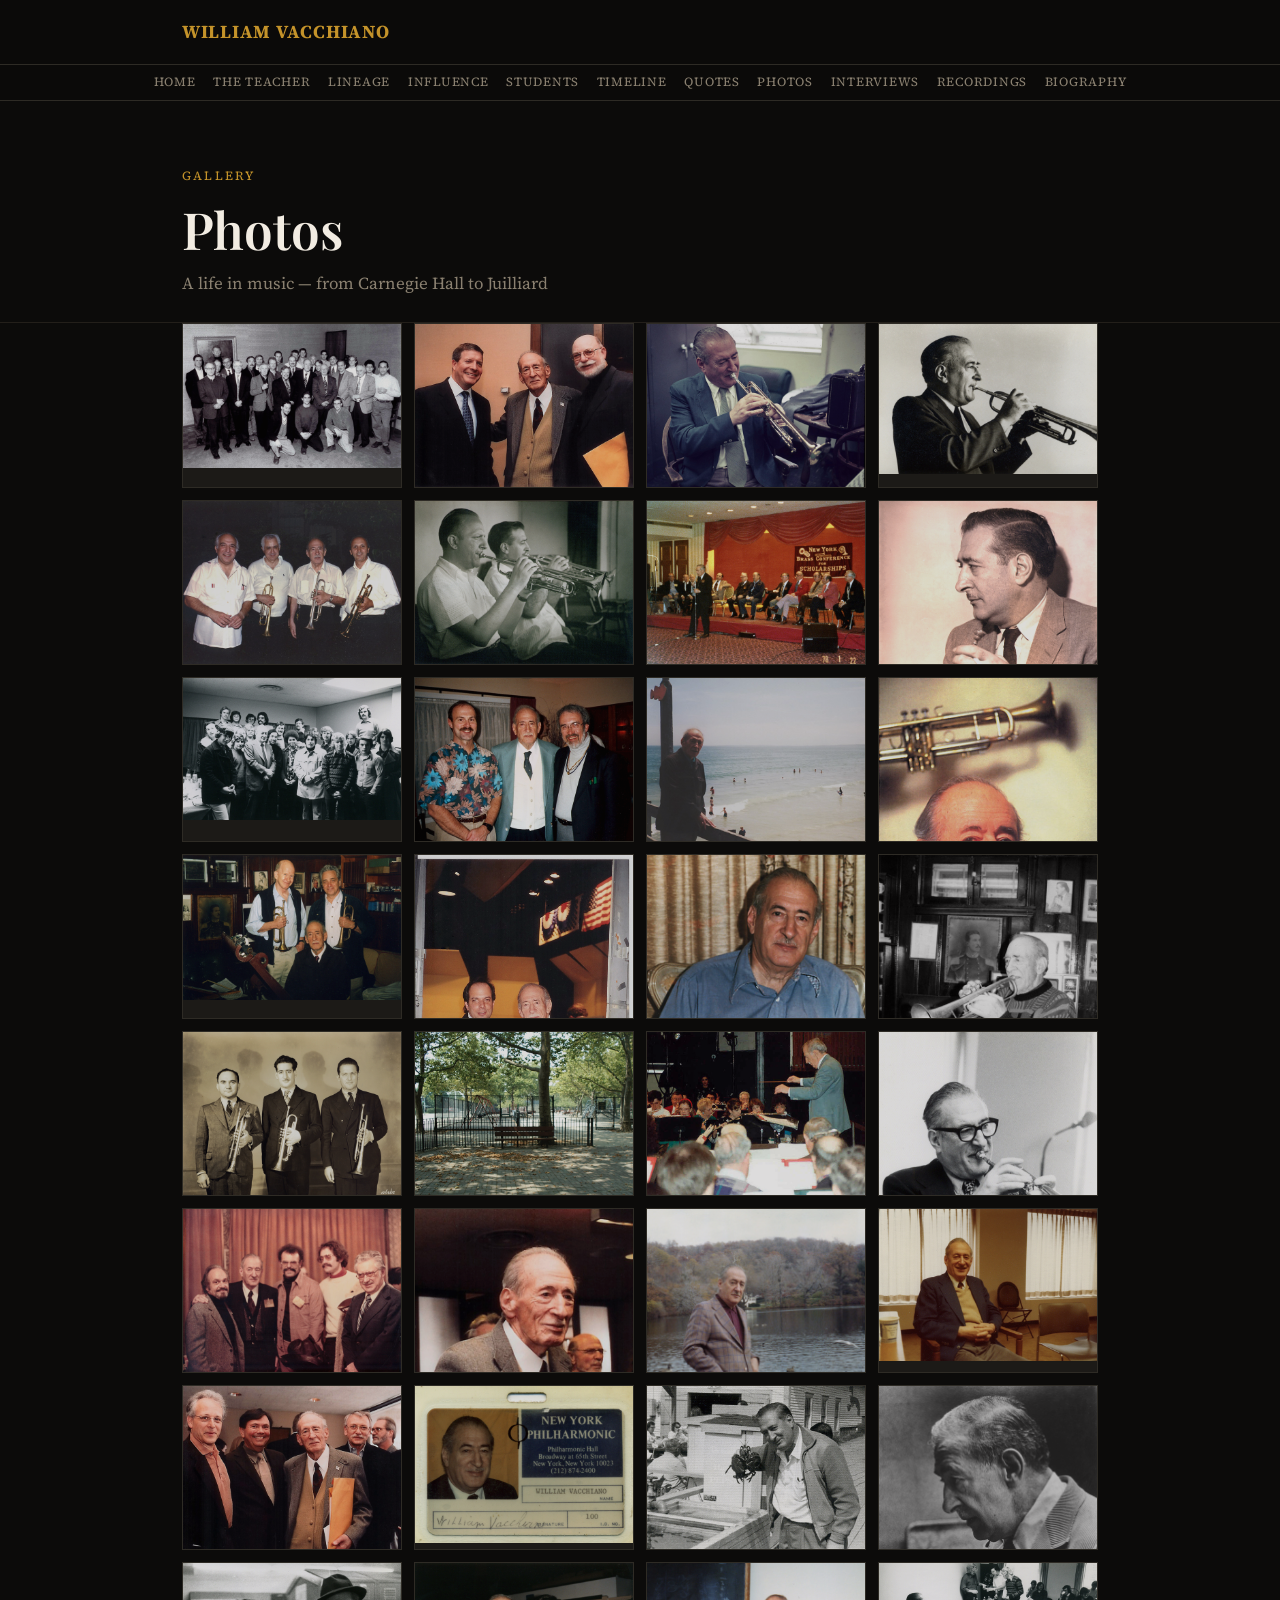
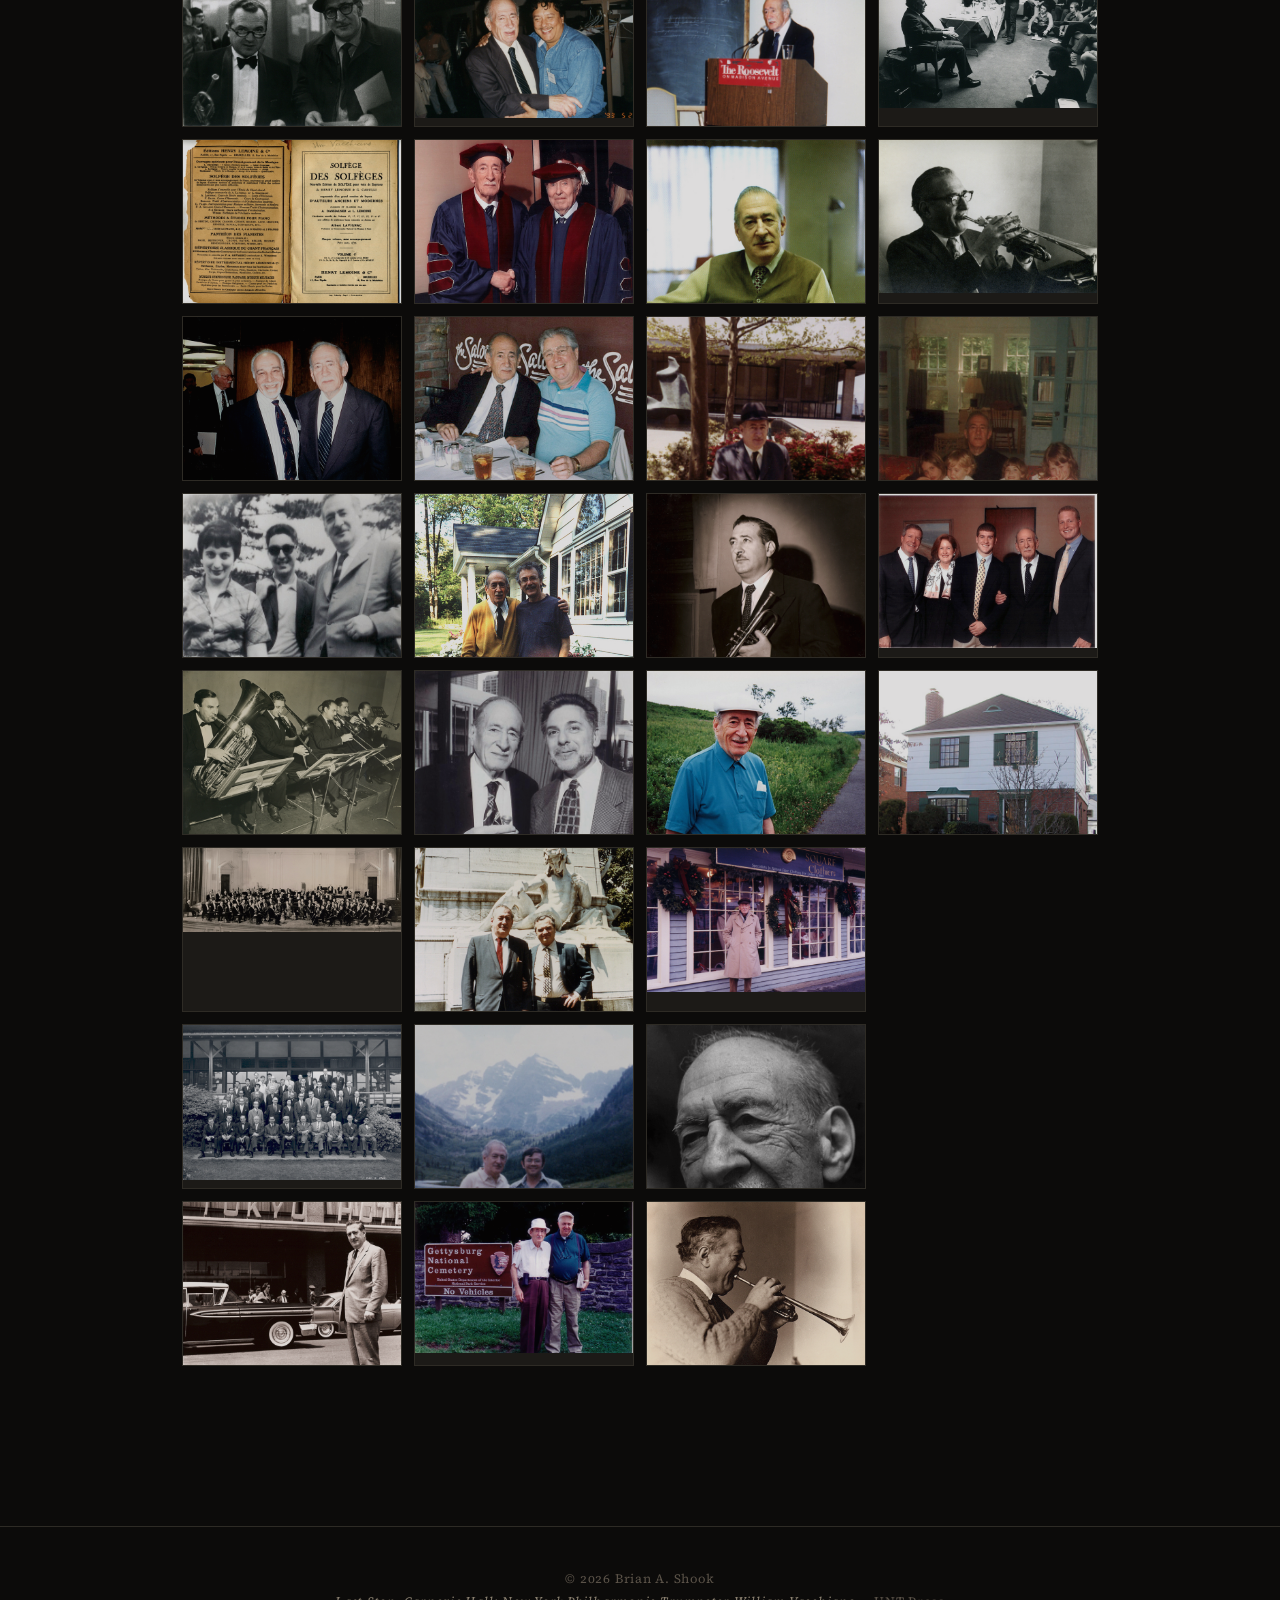
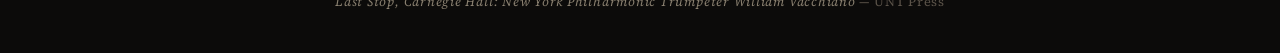
<file: photos-preview.html>
<!DOCTYPE html>
<html lang="en">
<head>
  <meta charset="UTF-8">
  <meta name="viewport" content="width=device-width, initial-scale=1.0">
  <title>Photos — William Vacchiano</title>
  <link rel="preconnect" href="https://fonts.googleapis.com">
  <link rel="preconnect" href="https://fonts.gstatic.com" crossorigin>
  <link rel="stylesheet" href="https://fonts.googleapis.com/css2?family=Playfair+Display:ital,wght@0,400;0,600;0,700;1,400;1,600&family=Source+Serif+4:ital,opsz,wght@0,8..60,400;0,8..60,500;0,8..60,600;1,8..60,400;1,8..60,500;1,8..60,600&family=Montserrat:wght@600;700&display=swap">
  <link rel="stylesheet" href="css/style.css">
  <style>
    .masonry-grid {
      columns: 4;
      column-gap: 12px;
    }
    @media (max-width: 1100px) { .masonry-grid { columns: 3; } }
    @media (max-width: 700px)  { .masonry-grid { columns: 2; } }
    @media (max-width: 420px)  { .masonry-grid { columns: 1; } }

    .masonry-grid .photo-item {
      break-inside: avoid;
      margin-bottom: 12px;
      cursor: pointer;
      background: var(--bg-raised);
      border: 1px solid var(--border);
      transition: border-color 0.25s, transform 0.25s;
      display: block;
    }
    .masonry-grid .photo-item:hover {
      border-color: var(--gold-dim);
      transform: translateY(-2px);
    }
    .masonry-grid .photo-item img {
      display: block;
      width: 100%;
      height: auto;
    }
    .masonry-grid .photo-caption {
      padding: 7px 10px 9px;
      font-family: 'Montserrat', sans-serif;
      font-size: 0.65rem;
      font-weight: 700;
      letter-spacing: 0.07em;
      text-transform: uppercase;
      color: var(--white);
      line-height: 1.4;
    }

    /* Lightbox overrides — larger image */
    .lightbox-inner { max-width: 1000px; }
  </style>
</head>
<body>

<header class="site-header">
  <div class="header-inner">
    <a href="index.html" class="site-title">William <span>Vacchiano</span></a>
    <button type="button" class="nav-toggle" aria-label="Toggle navigation" aria-expanded="false">
      <span></span><span></span><span></span>
    </button>
  </div>
</header>

<nav class="site-nav" aria-label="Main navigation">
  <a href="index.html">Home</a>
  <a href="teacher.html">The Teacher</a>
  <a href="lineage.html">Lineage</a>
  <a href="influence.html">Influence</a>
  <a href="students.html">Students</a>
  <a href="timeline.html">Timeline</a>
  <a href="quotes.html">Quotes</a>
  <a href="photos.html">Photos</a>
  <a href="watch.html">Interviews</a>
  <a href="recordings.html">Recordings</a>
  <a href="biography.html">Biography</a>
</nav>

<main>
  <div class="page-header" style="padding-bottom:1.5rem;">
    <div class="container">
      <p class="eyebrow">Gallery</p>
      <h1>Photos</h1>
      <p class="subtitle">A life in music &mdash; from Carnegie Hall to Juilliard</p>
    </div>
  </div>

  <div class="page-content" style="padding-top:0;">
    <div class="container">
      <div class="masonry-grid">
        <div class="photo-item" data-index="0">
          <img src="images/photo-1000.jpg" alt="85th B-day Party at Juilliard" loading="lazy">
          <div class="photo-caption">85th B-day Party at Juilliard</div>
        </div>
        <div class="photo-item" data-index="1">
          <img src="images/photo-1001.jpg" alt="Albert Mingrone, Varriale, Vacchiano, Joseph Greco" loading="lazy">
          <div class="photo-caption">Albert Mingrone, Varriale, Vacchiano, Joseph Greco</div>
        </div>
        <div class="photo-item" data-index="2">
          <img src="images/photo-1002.jpg" alt="B-day Party at Juilliard, photo by Broiles" loading="lazy">
          <div class="photo-caption">B-day Party at Juilliard, photo by Broiles</div>
        </div>
        <div class="photo-item" data-index="3">
          <img src="images/photo-1003.jpg" alt="Bob Johnson, Dick San Filippo" loading="lazy">
          <div class="photo-caption">Bob Johnson, Dick San Filippo</div>
        </div>
        <div class="photo-item" data-index="4">
          <img src="images/photo-1004.jpg" alt="Glantz, Vacchiano, Prager" loading="lazy">
          <div class="photo-caption">Glantz, Vacchiano, Prager</div>
        </div>
        <div class="photo-item" data-index="5">
          <img src="images/photo-1005.jpg" alt="Goldfarb, Vacc, Roger Murtha, Edwin De Groat, Claude Gordon" loading="lazy">
          <div class="photo-caption">Goldfarb, Vacc, Roger Murtha, Edwin De Groat, Claude Gordon</div>
        </div>
        <div class="photo-item" data-index="6">
          <img src="images/photo-1006.jpg" alt="Gould, Schwarz, Vacc, Mills" loading="lazy">
          <div class="photo-caption">Gould, Schwarz, Vacc, Mills</div>
        </div>
        <div class="photo-item" data-index="7">
          <img src="images/photo-1007.jpg" alt="Izzy Blank and Vacchiano" loading="lazy">
          <div class="photo-caption">Izzy Blank and Vacchiano</div>
        </div>
        <div class="photo-item" data-index="8">
          <img src="images/photo-1008.jpg" alt="Lavignac Solfege Book" loading="lazy">
          <div class="photo-caption">Lavignac Solfege Book</div>
        </div>
        <div class="photo-item" data-index="9">
          <img src="images/photo-1009.jpg" alt="Ligotti and Vacchiano" loading="lazy">
          <div class="photo-caption">Ligotti and Vacchiano</div>
        </div>
        <div class="photo-item" data-index="10">
          <img src="images/photo-1010.jpg" alt="Maria Alessi, Joe Jr, Carmine Fornarotto, and Vacchiano" loading="lazy">
          <div class="photo-caption">Maria Alessi, Joe Jr, Carmine Fornarotto, and Vacchiano</div>
        </div>
        <div class="photo-item" data-index="11">
          <img src="images/photo-1011.jpg" alt="NYP Brass" loading="lazy">
          <div class="photo-caption">NYP Brass</div>
        </div>
        <div class="photo-item" data-index="12">
          <img src="images/photo-1012.jpg" alt="NYP in 1939, Full Orchestra" loading="lazy">
          <div class="photo-caption">NYP in 1939, Full Orchestra</div>
        </div>
        <div class="photo-item" data-index="13">
          <img src="images/photo-1013.jpg" alt="NYP on Japan Tour, 1961" loading="lazy">
          <div class="photo-caption">NYP on Japan Tour, 1961</div>
        </div>
        <div class="photo-item" data-index="14">
          <img src="images/photo-1014.jpg" alt="Outside the Tokyo Hotel, May 9th, 1961" loading="lazy">
          <div class="photo-caption">Outside the Tokyo Hotel, May 9th, 1961</div>
        </div>
        <div class="photo-item" data-index="15">
          <img src="images/photo-1015.jpg" alt="Polisi, Vacchiano, and Romm" loading="lazy">
          <div class="photo-caption">Polisi, Vacchiano, and Romm</div>
        </div>
        <div class="photo-item" data-index="16">
          <img src="images/photo-1016.jpg" alt="Prager and Vacchiano Rehearsing" loading="lazy">
          <div class="photo-caption">Prager and Vacchiano Rehearsing</div>
        </div>
        <div class="photo-item" data-index="17">
          <img src="images/photo-1017.jpg" alt="Soper, Vacchiano, Schlueter at 80th B-day" loading="lazy">
          <div class="photo-caption">Soper, Vacchiano, Schlueter at 80th B-day</div>
        </div>
        <div class="photo-item" data-index="18">
          <img src="images/photo-1018.jpg" alt="Tenore and Vacc 2000 in Queens" loading="lazy">
          <div class="photo-caption">Tenore and Vacc 2000 in Queens</div>
        </div>
        <div class="photo-item" data-index="19">
          <img src="images/photo-1019.jpg" alt="The Crying Bench" loading="lazy">
          <div class="photo-caption">The Crying Bench</div>
        </div>
        <div class="photo-item" data-index="20">
          <img src="images/photo-1020.jpg" alt="Vacc Shaking Hands at 90th B-day Party" loading="lazy">
          <div class="photo-caption">Vacc Shaking Hands at 90th B-day Party</div>
        </div>
        <div class="photo-item" data-index="21">
          <img src="images/photo-1021.jpg" alt="Vacchiano's NYP ID Card" loading="lazy">
          <div class="photo-caption">Vacchiano's NYP ID Card</div>
        </div>
        <div class="photo-item" data-index="22">
          <img src="images/photo-1022.jpg" alt="Vacchiano and Arturo Sandoval" loading="lazy">
          <div class="photo-caption">Vacchiano and Arturo Sandoval</div>
        </div>
        <div class="photo-item" data-index="23">
          <img src="images/photo-1023.jpg" alt="Vacchiano and Baker" loading="lazy">
          <div class="photo-caption">Vacchiano and Baker</div>
        </div>
        <div class="photo-item" data-index="24">
          <img src="images/photo-1024.jpg" alt="Vacchiano and Fornarotto" loading="lazy">
          <div class="photo-caption">Vacchiano and Fornarotto</div>
        </div>
        <div class="photo-item" data-index="25">
          <img src="images/photo-1025.jpg" alt="Vacchiano and Fred Mills, 1995" loading="lazy">
          <div class="photo-caption">Vacchiano and Fred Mills, 1995</div>
        </div>
        <div class="photo-item" data-index="26">
          <img src="images/photo-1026.jpg" alt="Vacchiano and Mase at 85th B-day Party" loading="lazy">
          <div class="photo-caption">Vacchiano and Mase at 85th B-day Party</div>
        </div>
        <div class="photo-item" data-index="27">
          <img src="images/photo-1027.jpg" alt="Vacchiano and Ranier De Intinis" loading="lazy">
          <div class="photo-caption">Vacchiano and Ranier De Intinis</div>
        </div>
        <div class="photo-item" data-index="28">
          <img src="images/photo-1028.jpg" alt="Vacchiano and Schwarz in Aspen" loading="lazy">
          <div class="photo-caption">Vacchiano and Schwarz in Aspen</div>
        </div>
        <div class="photo-item" data-index="29">
          <img src="images/photo-1029.jpg" alt="Vacchiano and Varriale at Gettysburg" loading="lazy">
          <div class="photo-caption">Vacchiano and Varriale at Gettysburg</div>
        </div>
        <div class="photo-item" data-index="30">
          <img src="images/photo-1030.jpg" alt="Vacchiano at Hartt School of Music" loading="lazy">
          <div class="photo-caption">Vacchiano at Hartt School of Music</div>
        </div>
        <div class="photo-item" data-index="31">
          <img src="images/photo-1031.jpg" alt="Vacchiano at His NYBCS Roast" loading="lazy">
          <div class="photo-caption">Vacchiano at His NYBCS Roast</div>
        </div>
        <div class="photo-item" data-index="32">
          <img src="images/photo-1032.jpg" alt="Vacchiano at the Beach in Maine" loading="lazy">
          <div class="photo-caption">Vacchiano at the Beach in Maine</div>
        </div>
        <div class="photo-item" data-index="33">
          <img src="images/photo-1033.jpg" alt="Vacchiano Casual" loading="lazy">
          <div class="photo-caption">Vacchiano Casual</div>
        </div>
        <div class="photo-item" data-index="34">
          <img src="images/photo-1034.jpg" alt="Vacchiano Conducting" loading="lazy">
          <div class="photo-caption">Vacchiano Conducting</div>
        </div>
        <div class="photo-item" data-index="35">
          <img src="images/photo-1035.jpg" alt="Vacchiano Feeding the Ducks and Geese" loading="lazy">
          <div class="photo-caption">Vacchiano Feeding the Ducks and Geese</div>
        </div>
        <div class="photo-item" data-index="36">
          <img src="images/photo-1036.jpg" alt="Vacchiano Getting Ready to Enjoy a Lobster Dinner" loading="lazy">
          <div class="photo-caption">Vacchiano Getting Ready to Enjoy a Lobster Dinner</div>
        </div>
        <div class="photo-item" data-index="37">
          <img src="images/photo-1037.jpg" alt="Vacchiano Giving a Lecture at the NYBCS" loading="lazy">
          <div class="photo-caption">Vacchiano Giving a Lecture at the NYBCS</div>
        </div>
        <div class="photo-item" data-index="38">
          <img src="images/photo-1038.jpg" alt="Vacchiano in His Juilliard Studio" loading="lazy">
          <div class="photo-caption">Vacchiano in His Juilliard Studio</div>
        </div>
        <div class="photo-item" data-index="39">
          <img src="images/photo-1039.jpg" alt="Vacchiano in Lincoln Center" loading="lazy">
          <div class="photo-caption">Vacchiano in Lincoln Center</div>
        </div>
        <div class="photo-item" data-index="40">
          <img src="images/photo-1040.jpg" alt="Vacchiano in Spotlight" loading="lazy">
          <div class="photo-caption">Vacchiano in Spotlight</div>
        </div>
        <div class="photo-item" data-index="41">
          <img src="images/photo-1041.jpg" alt="Vacchiano in the Country" loading="lazy">
          <div class="photo-caption">Vacchiano in the Country</div>
        </div>
        <div class="photo-item" data-index="42">
          <img src="images/photo-1042.jpg" alt="Vacchiano in Winter of 1997" loading="lazy">
          <div class="photo-caption">Vacchiano in Winter of 1997</div>
        </div>
        <div class="photo-item" data-index="43">
          <img src="images/photo-1043.jpg" alt="Vacchiano Playing Close Up" loading="lazy">
          <div class="photo-caption">Vacchiano Playing Close Up</div>
        </div>
        <div class="photo-item" data-index="44">
          <img src="images/photo-1044.jpg" alt="Vacchiano Playing F Trumpet" loading="lazy">
          <div class="photo-caption">Vacchiano Playing F Trumpet</div>
        </div>
        <div class="photo-item" data-index="45">
          <img src="images/photo-1045.jpg" alt="Vacchiano Playing, Portrait" loading="lazy">
          <div class="photo-caption">Vacchiano Playing, Portrait</div>
        </div>
        <div class="photo-item" data-index="46">
          <img src="images/photo-1046.jpg" alt="Vacchiano Portrait 2" loading="lazy">
          <div class="photo-caption">Vacchiano Portrait 2</div>
        </div>
        <div class="photo-item" data-index="47">
          <img src="images/photo-1047.jpg" alt="Vacchiano Portrait" loading="lazy">
          <div class="photo-caption">Vacchiano Portrait</div>
        </div>
        <div class="photo-item" data-index="48">
          <img src="images/photo-1048.jpg" alt="Vacchiano Practicing in Basement" loading="lazy">
          <div class="photo-caption">Vacchiano Practicing in Basement</div>
        </div>
        <div class="photo-item" data-index="49">
          <img src="images/photo-1049.jpg" alt="Vacchiano Practicing" loading="lazy">
          <div class="photo-caption">Vacchiano Practicing</div>
        </div>
        <div class="photo-item" data-index="50">
          <img src="images/photo-1050.jpg" alt="Vacchiano Smiling Inside Juilliard Studio" loading="lazy">
          <div class="photo-caption">Vacchiano Smiling Inside Juilliard Studio</div>
        </div>
        <div class="photo-item" data-index="51">
          <img src="images/photo-1051.jpg" alt="Vacchiano Talking about Mouthpieces" loading="lazy">
          <div class="photo-caption">Vacchiano Talking about Mouthpieces</div>
        </div>
        <div class="photo-item" data-index="52">
          <img src="images/photo-1052.jpg" alt="Vacchiano Telling Stories at His B-day Party at Juilliard" loading="lazy">
          <div class="photo-caption">Vacchiano Telling Stories at His B-day Party at Juilliard</div>
        </div>
        <div class="photo-item" data-index="53">
          <img src="images/photo-1053.jpg" alt="Vacchiano Trying out New Leadpipes" loading="lazy">
          <div class="photo-caption">Vacchiano Trying out New Leadpipes</div>
        </div>
        <div class="photo-item" data-index="54">
          <img src="images/photo-1054.jpg" alt="Vacchiano with Grandchildren — Jennifer, Michael, Emily, Carolyn" loading="lazy">
          <div class="photo-caption">Vacchiano with Grandchildren — Jennifer, Michael, Emily, Carolyn</div>
        </div>
        <div class="photo-item" data-index="55">
          <img src="images/photo-1055.jpg" alt="Vacchiano with Polisis at Honorary Doctorate Ceremony" loading="lazy">
          <div class="photo-caption">Vacchiano with Polisis at Honorary Doctorate Ceremony</div>
        </div>
        <div class="photo-item" data-index="56">
          <img src="images/photo-1056.jpg" alt="Vacchiano's House in Flushing" loading="lazy">
          <div class="photo-caption">Vacchiano's House in Flushing</div>
        </div>
        
      </div>
    </div>
  </div>
</main>

<div class="lightbox-overlay" id="lightbox" role="dialog" aria-modal="true" aria-label="Photo viewer">
  <button class="lightbox-close" aria-label="Close">&times;</button>
  <button class="lightbox-nav lightbox-prev" aria-label="Previous">&#8592;</button>
  <div class="lightbox-inner">
    <img class="lightbox-img" alt="">
    <p class="lightbox-caption"></p>
  </div>
  <button class="lightbox-nav lightbox-next" aria-label="Next">&#8594;</button>
</div>

<footer class="site-footer">
  <div class="container">
    <p>&copy; 2026 Brian A. Shook<br>
    <a href="https://www.amazon.com/Last-Stop-Carnegie-Hall-Philharmonic/dp/1574413066/ref=cm_cr_arp_d_product_top?ie=UTF8"><em>Last Stop, Carnegie Hall: New York Philharmonic Trumpeter William Vacchiano</em></a> &mdash; UNT Press</p>
  </div>
</footer>

<script>
  (function() {
    const PHOTOS = [{"src":"images/photo-1000.jpg","cap":"85th B-day Party at Juilliard"},{"src":"images/photo-1001.jpg","cap":"Albert Mingrone, Varriale, Vacchiano, Joseph Greco"},{"src":"images/photo-1002.jpg","cap":"B-day Party at Juilliard, photo by Broiles"},{"src":"images/photo-1003.jpg","cap":"Bob Johnson, Dick San Filippo"},{"src":"images/photo-1004.jpg","cap":"Glantz, Vacchiano, Prager"},{"src":"images/photo-1005.jpg","cap":"Goldfarb, Vacc, Roger Murtha, Edwin De Groat, Claude Gordon"},{"src":"images/photo-1006.jpg","cap":"Gould, Schwarz, Vacc, Mills"},{"src":"images/photo-1007.jpg","cap":"Izzy Blank and Vacchiano"},{"src":"images/photo-1008.jpg","cap":"Lavignac Solfege Book"},{"src":"images/photo-1009.jpg","cap":"Ligotti and Vacchiano"},{"src":"images/photo-1010.jpg","cap":"Maria Alessi, Joe Jr, Carmine Fornarotto, and Vacchiano"},{"src":"images/photo-1011.jpg","cap":"NYP Brass"},{"src":"images/photo-1012.jpg","cap":"NYP in 1939, Full Orchestra"},{"src":"images/photo-1013.jpg","cap":"NYP on Japan Tour, 1961"},{"src":"images/photo-1014.jpg","cap":"Outside the Tokyo Hotel, May 9th, 1961"},{"src":"images/photo-1015.jpg","cap":"Polisi, Vacchiano, and Romm"},{"src":"images/photo-1016.jpg","cap":"Prager and Vacchiano Rehearsing"},{"src":"images/photo-1017.jpg","cap":"Soper, Vacchiano, Schlueter at 80th B-day"},{"src":"images/photo-1018.jpg","cap":"Tenore and Vacc 2000 in Queens"},{"src":"images/photo-1019.jpg","cap":"The Crying Bench"},{"src":"images/photo-1020.jpg","cap":"Vacc Shaking Hands at 90th B-day Party"},{"src":"images/photo-1021.jpg","cap":"Vacchiano's NYP ID Card"},{"src":"images/photo-1022.jpg","cap":"Vacchiano and Arturo Sandoval"},{"src":"images/photo-1023.jpg","cap":"Vacchiano and Baker"},{"src":"images/photo-1024.jpg","cap":"Vacchiano and Fornarotto"},{"src":"images/photo-1025.jpg","cap":"Vacchiano and Fred Mills, 1995"},{"src":"images/photo-1026.jpg","cap":"Vacchiano and Mase at 85th B-day Party"},{"src":"images/photo-1027.jpg","cap":"Vacchiano and Ranier De Intinis"},{"src":"images/photo-1028.jpg","cap":"Vacchiano and Schwarz in Aspen"},{"src":"images/photo-1029.jpg","cap":"Vacchiano and Varriale at Gettysburg"},{"src":"images/photo-1030.jpg","cap":"Vacchiano at Hartt School of Music"},{"src":"images/photo-1031.jpg","cap":"Vacchiano at His NYBCS Roast"},{"src":"images/photo-1032.jpg","cap":"Vacchiano at the Beach in Maine"},{"src":"images/photo-1033.jpg","cap":"Vacchiano Casual"},{"src":"images/photo-1034.jpg","cap":"Vacchiano Conducting"},{"src":"images/photo-1035.jpg","cap":"Vacchiano Feeding the Ducks and Geese"},{"src":"images/photo-1036.jpg","cap":"Vacchiano Getting Ready to Enjoy a Lobster Dinner"},{"src":"images/photo-1037.jpg","cap":"Vacchiano Giving a Lecture at the NYBCS"},{"src":"images/photo-1038.jpg","cap":"Vacchiano in His Juilliard Studio"},{"src":"images/photo-1039.jpg","cap":"Vacchiano in Lincoln Center"},{"src":"images/photo-1040.jpg","cap":"Vacchiano in Spotlight"},{"src":"images/photo-1041.jpg","cap":"Vacchiano in the Country"},{"src":"images/photo-1042.jpg","cap":"Vacchiano in Winter of 1997"},{"src":"images/photo-1043.jpg","cap":"Vacchiano Playing Close Up"},{"src":"images/photo-1044.jpg","cap":"Vacchiano Playing F Trumpet"},{"src":"images/photo-1045.jpg","cap":"Vacchiano Playing, Portrait"},{"src":"images/photo-1046.jpg","cap":"Vacchiano Portrait 2"},{"src":"images/photo-1047.jpg","cap":"Vacchiano Portrait"},{"src":"images/photo-1048.jpg","cap":"Vacchiano Practicing in Basement"},{"src":"images/photo-1049.jpg","cap":"Vacchiano Practicing"},{"src":"images/photo-1050.jpg","cap":"Vacchiano Smiling Inside Juilliard Studio"},{"src":"images/photo-1051.jpg","cap":"Vacchiano Talking about Mouthpieces"},{"src":"images/photo-1052.jpg","cap":"Vacchiano Telling Stories at His B-day Party at Juilliard"},{"src":"images/photo-1053.jpg","cap":"Vacchiano Trying out New Leadpipes"},{"src":"images/photo-1054.jpg","cap":"Vacchiano with Grandchildren — Jennifer, Michael, Emily, Carolyn"},{"src":"images/photo-1055.jpg","cap":"Vacchiano with Polisis at Honorary Doctorate Ceremony"},{"src":"images/photo-1056.jpg","cap":"Vacchiano's House in Flushing"}];
    const lbOverlay = document.getElementById('lightbox');
    const lbImg = lbOverlay.querySelector('.lightbox-img');
    const lbCap = lbOverlay.querySelector('.lightbox-caption');
    let lbCurrent = 0;

    function lbOpen(idx) {
      lbCurrent = idx;
      lbImg.src = PHOTOS[idx].src;
      lbImg.alt = PHOTOS[idx].cap;
      lbCap.textContent = PHOTOS[idx].cap;
      lbOverlay.classList.add('active');
      document.body.style.overflow = 'hidden';
    }
    function lbClose() {
      lbOverlay.classList.remove('active');
      document.body.style.overflow = '';
    }
    function lbNav(dir) {
      lbCurrent = (lbCurrent + dir + PHOTOS.length) % PHOTOS.length;
      lbImg.src = PHOTOS[lbCurrent].src;
      lbImg.alt = PHOTOS[lbCurrent].cap;
      lbCap.textContent = PHOTOS[lbCurrent].cap;
    }

    document.querySelectorAll('.photo-item').forEach(el => {
      el.addEventListener('click', () => lbOpen(+el.dataset.index));
    });
    lbOverlay.querySelector('.lightbox-close').addEventListener('click', lbClose);
    lbOverlay.querySelector('.lightbox-prev').addEventListener('click', () => lbNav(-1));
    lbOverlay.querySelector('.lightbox-next').addEventListener('click', () => lbNav(1));
    lbOverlay.addEventListener('click', e => { if (e.target === lbOverlay) lbClose(); });
    document.addEventListener('keydown', e => {
      if (!lbOverlay.classList.contains('active')) return;
      if (e.key === 'ArrowLeft') lbNav(-1);
      if (e.key === 'ArrowRight') lbNav(1);
      if (e.key === 'Escape') lbClose();
    });
  })();
</script>

<script src="js/main.js"></script>
</body>
</html>
</file>
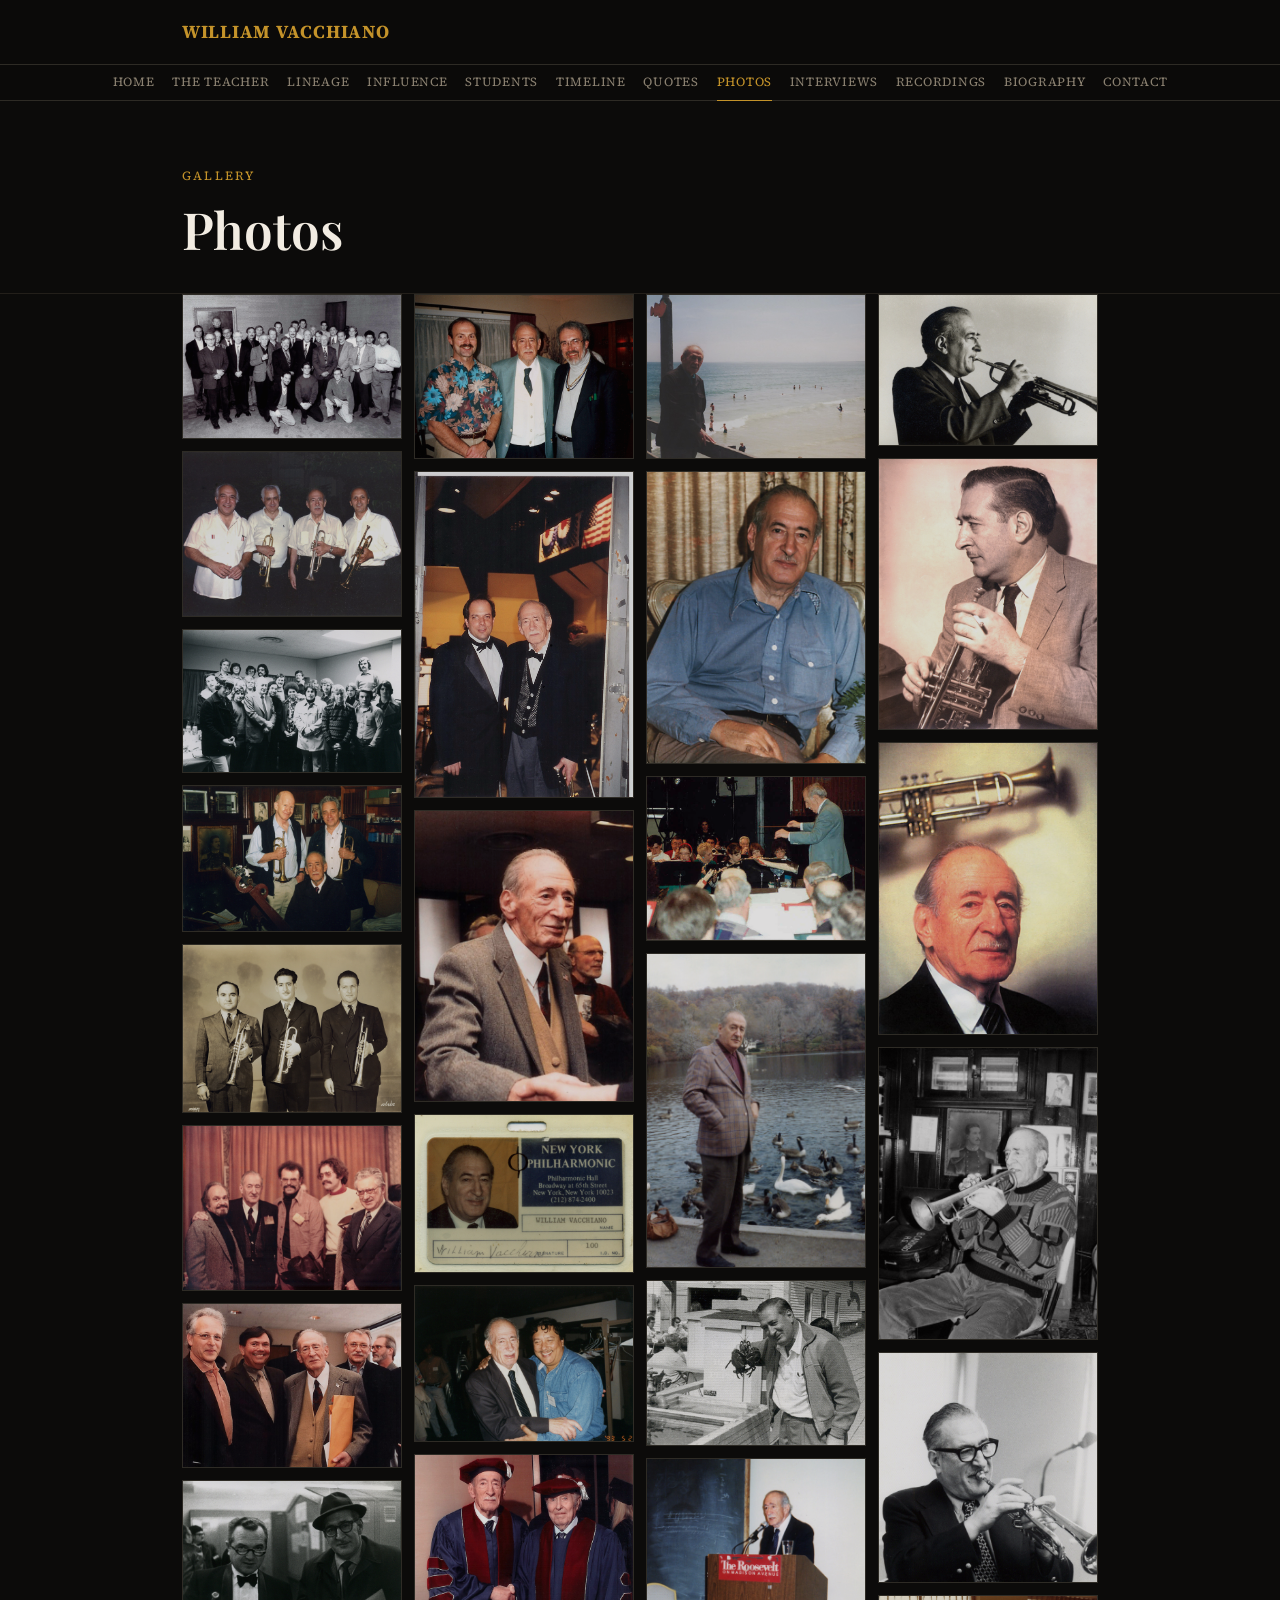
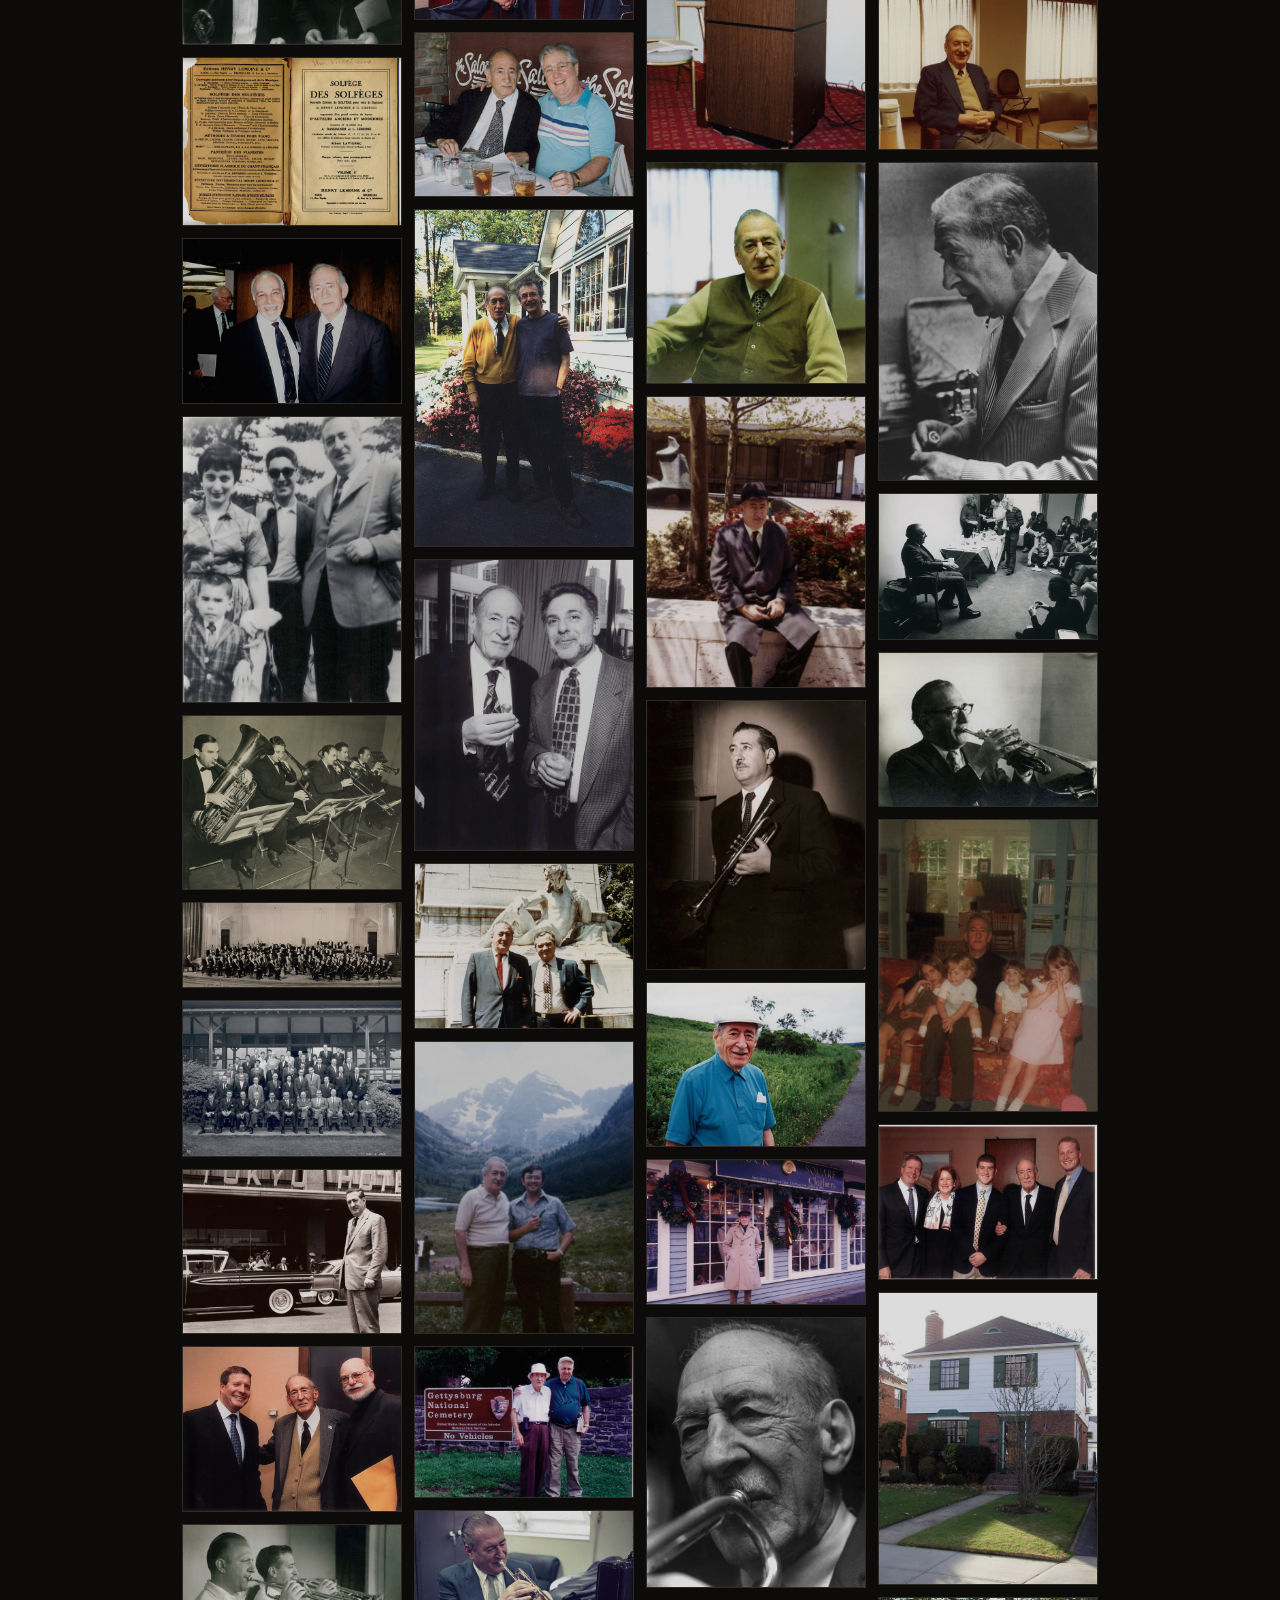
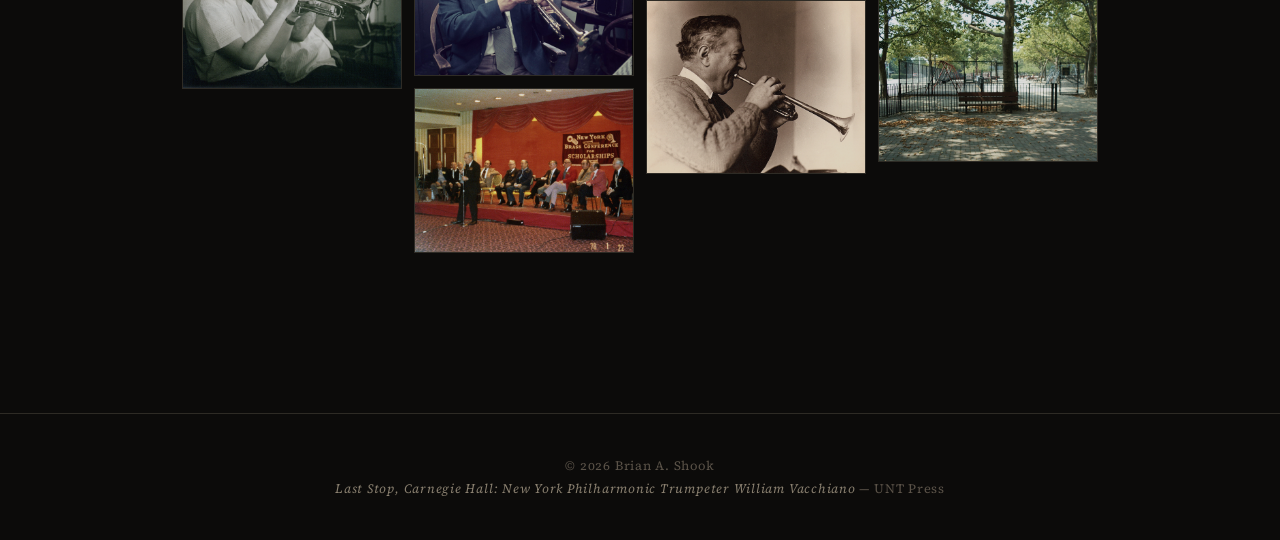
<file: photos.html>
<!DOCTYPE html>
<html lang="en">
<head>
  <meta charset="UTF-8">
  <meta name="viewport" content="width=device-width, initial-scale=1.0">
  <title>Photos — William Vacchiano</title>
  <link rel="preconnect" href="https://fonts.googleapis.com">
  <link rel="preconnect" href="https://fonts.gstatic.com" crossorigin>
  <link rel="stylesheet" href="https://fonts.googleapis.com/css2?family=Playfair+Display:ital,wght@0,400;0,600;0,700;1,400;1,600&family=Source+Serif+4:ital,opsz,wght@0,8..60,400;0,8..60,500;0,8..60,600;1,8..60,400;1,8..60,500;1,8..60,600&family=Montserrat:wght@600;700&display=swap">
  <link rel="stylesheet" href="css/style.css">
  <style>
    .masonry-grid {
      columns: 4;
      column-gap: 12px;
    }
    @media (max-width: 1100px) { .masonry-grid { columns: 3; } }
    @media (max-width: 700px)  { .masonry-grid { columns: 2; } }
    @media (max-width: 420px)  { .masonry-grid { columns: 1; } }

    .masonry-grid .photo-item {
      break-inside: avoid;
      margin-bottom: 12px;
      cursor: pointer;
      background: var(--bg-raised);
      border: 1px solid var(--border);
      transition: border-color 0.25s, transform 0.25s;
      display: block;
    }
    .masonry-grid .photo-item:hover {
      border-color: var(--gold-dim);
      transform: translateY(-2px);
    }
    /* Override style.css aspect-ratio crop */
    .masonry-grid .photo-item {
      aspect-ratio: unset;
    }
    .masonry-grid .photo-item img {
      display: block;
      width: 100%;
      height: auto !important;
      object-fit: unset;
      transform: none !important;
    }
    .masonry-grid .photo-caption {
      padding: 7px 10px 9px;
      font-family: 'Montserrat', sans-serif;
      font-size: 0.65rem;
      font-weight: 700;
      letter-spacing: 0.07em;
      text-transform: uppercase;
      color: var(--white);
      line-height: 1.4;
    }

    .lightbox-inner { max-width: 1000px; }
  </style>
</head>
<body>

<header class="site-header">
  <div class="header-inner">
    <a href="index.html" class="site-title">William <span>Vacchiano</span></a>
    <button type="button" class="nav-toggle" aria-label="Toggle navigation" aria-expanded="false">
      <span></span><span></span><span></span>
    </button>
  </div>
</header>

<nav class="site-nav" aria-label="Main navigation">
  <a href="index.html">Home</a>
  <a href="teacher.html">The Teacher</a>
  <a href="lineage.html">Lineage</a>
  <a href="influence.html">Influence</a>
  <a href="students.html">Students</a>
  <a href="timeline.html">Timeline</a>
  <a href="quotes.html">Quotes</a>
  <a href="photos.html">Photos</a>
  <a href="watch.html">Interviews</a>
  <a href="recordings.html">Recordings</a>
  <a href="biography.html">Biography</a>
  <a href="contact.html">Contact</a>
</nav>

<main>
  <div class="page-header" style="padding-bottom:1.5rem;">
    <div class="container">
      <p class="eyebrow">Gallery</p>
      <h1>Photos</h1>

    </div>
  </div>

  <div class="page-content" style="padding-top:0;">
    <div class="container">
      <div class="masonry-grid">
        <div class="photo-item" data-index="0">
          <img src="images/photo-1000.jpg" alt="85th B-day Party at Juilliard" loading="lazy">
          <div class="photo-caption">85th B-day Party at Juilliard</div>
        </div>
        <div class="photo-item" data-index="1">
          <img src="images/photo-1001.jpg" alt="Albert Mingrone, Varriale, Vacchiano, Joseph Greco" loading="lazy">
          <div class="photo-caption">Albert Mingrone, Varriale, Vacchiano, Joseph Greco</div>
        </div>
        <div class="photo-item" data-index="2">
          <img src="images/photo-1002.jpg" alt="B-day Party at Juilliard, photo by Broiles" loading="lazy">
          <div class="photo-caption">B-day Party at Juilliard, photo by Broiles</div>
        </div>
        <div class="photo-item" data-index="3">
          <img src="images/photo-1003.jpg" alt="Bob Johnson, Dick San Filippo" loading="lazy">
          <div class="photo-caption">Bob Johnson, Dick San Filippo</div>
        </div>
        <div class="photo-item" data-index="4">
          <img src="images/photo-1004.jpg" alt="Glantz, Vacchiano, Prager" loading="lazy">
          <div class="photo-caption">Glantz, Vacchiano, Prager</div>
        </div>
        <div class="photo-item" data-index="5">
          <img src="images/photo-1005.jpg" alt="Goldfarb, Vacc, Roger Murtha, Edwin De Groat, Claude Gordon" loading="lazy">
          <div class="photo-caption">Goldfarb, Vacc, Roger Murtha, Edwin De Groat, Claude Gordon</div>
        </div>
        <div class="photo-item" data-index="6">
          <img src="images/photo-1006.jpg" alt="Gould, Schwarz, Vacc, Mills" loading="lazy">
          <div class="photo-caption">Gould, Schwarz, Vacc, Mills</div>
        </div>
        <div class="photo-item" data-index="7">
          <img src="images/photo-1007.jpg" alt="Izzy Blank and Vacchiano" loading="lazy">
          <div class="photo-caption">Izzy Blank and Vacchiano</div>
        </div>
        <div class="photo-item" data-index="8">
          <img src="images/photo-1008.jpg" alt="Lavignac Solfege Book" loading="lazy">
          <div class="photo-caption">Lavignac Solfege Book</div>
        </div>
        <div class="photo-item" data-index="9">
          <img src="images/photo-1009.jpg" alt="Ligotti and Vacchiano" loading="lazy">
          <div class="photo-caption">Ligotti and Vacchiano</div>
        </div>
        <div class="photo-item" data-index="10">
          <img src="images/photo-1010.jpg" alt="Maria Alessi, Joe Jr, Carmine Fornarotto, and Vacchiano" loading="lazy">
          <div class="photo-caption">Maria Alessi, Joe Jr, Carmine Fornarotto, and Vacchiano</div>
        </div>
        <div class="photo-item" data-index="11">
          <img src="images/photo-1011.jpg" alt="NYP Brass" loading="lazy">
          <div class="photo-caption">NYP Brass</div>
        </div>
        <div class="photo-item" data-index="12">
          <img src="images/photo-1012.jpg" alt="NYP in 1939, Full Orchestra" loading="lazy">
          <div class="photo-caption">NYP in 1939, Full Orchestra</div>
        </div>
        <div class="photo-item" data-index="13">
          <img src="images/photo-1013.jpg" alt="NYP on Japan Tour, 1961" loading="lazy">
          <div class="photo-caption">NYP on Japan Tour, 1961</div>
        </div>
        <div class="photo-item" data-index="14">
          <img src="images/photo-1014.jpg" alt="Outside the Tokyo Hotel, May 9th, 1961" loading="lazy">
          <div class="photo-caption">Outside the Tokyo Hotel, May 9th, 1961</div>
        </div>
        <div class="photo-item" data-index="15">
          <img src="images/photo-1015.jpg" alt="Polisi, Vacchiano, and Romm" loading="lazy">
          <div class="photo-caption">Polisi, Vacchiano, and Romm</div>
        </div>
        <div class="photo-item" data-index="16">
          <img src="images/photo-1016.jpg" alt="Prager and Vacchiano Rehearsing" loading="lazy">
          <div class="photo-caption">Prager and Vacchiano Rehearsing</div>
        </div>
        <div class="photo-item" data-index="17">
          <img src="images/photo-1017.jpg" alt="Soper, Vacchiano, Schlueter at 80th B-day" loading="lazy">
          <div class="photo-caption">Soper, Vacchiano, Schlueter at 80th B-day</div>
        </div>
        <div class="photo-item" data-index="18">
          <img src="images/photo-1018.jpg" alt="Tenore and Vacc 2000 in Queens" loading="lazy">
          <div class="photo-caption">Tenore and Vacc 2000 in Queens</div>
        </div>
        <div class="photo-item" data-index="19">
          <img src="images/photo-1020.jpg" alt="Vacc Shaking Hands at 90th B-day Party" loading="lazy">
          <div class="photo-caption">Vacc Shaking Hands at 90th B-day Party</div>
        </div>
        <div class="photo-item" data-index="20">
          <img src="images/photo-1021.jpg" alt="Vacchiano's NYP ID Card" loading="lazy">
          <div class="photo-caption">Vacchiano's NYP ID Card</div>
        </div>
        <div class="photo-item" data-index="21">
          <img src="images/photo-1022.jpg" alt="Vacchiano and Arturo Sandoval" loading="lazy">
          <div class="photo-caption">Vacchiano and Arturo Sandoval</div>
        </div>
        <div class="photo-item" data-index="22">
          <img src="images/photo-1023.jpg" alt="Vacchiano and Baker" loading="lazy">
          <div class="photo-caption">Vacchiano and Baker</div>
        </div>
        <div class="photo-item" data-index="23">
          <img src="images/photo-1024.jpg" alt="Vacchiano and Fornarotto" loading="lazy">
          <div class="photo-caption">Vacchiano and Fornarotto</div>
        </div>
        <div class="photo-item" data-index="24">
          <img src="images/photo-1025.jpg" alt="Vacchiano and Fred Mills, 1995" loading="lazy">
          <div class="photo-caption">Vacchiano and Fred Mills, 1995</div>
        </div>
        <div class="photo-item" data-index="25">
          <img src="images/photo-1026.jpg" alt="Vacchiano and Mase at 85th B-day Party" loading="lazy">
          <div class="photo-caption">Vacchiano and Mase at 85th B-day Party</div>
        </div>
        <div class="photo-item" data-index="26">
          <img src="images/photo-1027.jpg" alt="Vacchiano and Ranier De Intinis" loading="lazy">
          <div class="photo-caption">Vacchiano and Ranier De Intinis</div>
        </div>
        <div class="photo-item" data-index="27">
          <img src="images/photo-1028.jpg" alt="Vacchiano and Schwarz in Aspen" loading="lazy">
          <div class="photo-caption">Vacchiano and Schwarz in Aspen</div>
        </div>
        <div class="photo-item" data-index="28">
          <img src="images/photo-1029.jpg" alt="Vacchiano and Varriale at Gettysburg" loading="lazy">
          <div class="photo-caption">Vacchiano and Varriale at Gettysburg</div>
        </div>
        <div class="photo-item" data-index="29">
          <img src="images/photo-1030.jpg" alt="Vacchiano at Hartt School of Music" loading="lazy">
          <div class="photo-caption">Vacchiano at Hartt School of Music</div>
        </div>
        <div class="photo-item" data-index="30">
          <img src="images/photo-1031.jpg" alt="Vacchiano at His NYBCS Roast" loading="lazy">
          <div class="photo-caption">Vacchiano at His NYBCS Roast</div>
        </div>
        <div class="photo-item" data-index="31">
          <img src="images/photo-1032.jpg" alt="Vacchiano at the Beach in Maine" loading="lazy">
          <div class="photo-caption">Vacchiano at the Beach in Maine</div>
        </div>
        <div class="photo-item" data-index="32">
          <img src="images/photo-1033.jpg" alt="Vacchiano Casual" loading="lazy">
          <div class="photo-caption">Vacchiano Casual</div>
        </div>
        <div class="photo-item" data-index="33">
          <img src="images/photo-1034.jpg" alt="Vacchiano Conducting" loading="lazy">
          <div class="photo-caption">Vacchiano Conducting</div>
        </div>
        <div class="photo-item" data-index="34">
          <img src="images/photo-1035.jpg" alt="Vacchiano Feeding the Ducks and Geese" loading="lazy">
          <div class="photo-caption">Vacchiano Feeding the Ducks and Geese</div>
        </div>
        <div class="photo-item" data-index="35">
          <img src="images/photo-1036.jpg" alt="Vacchiano Getting Ready to Enjoy a Lobster Dinner" loading="lazy">
          <div class="photo-caption">Vacchiano Getting Ready to Enjoy a Lobster Dinner</div>
        </div>
        <div class="photo-item" data-index="36">
          <img src="images/photo-1037.jpg" alt="Vacchiano Giving a Lecture at the NYBCS" loading="lazy">
          <div class="photo-caption">Vacchiano Giving a Lecture at the NYBCS</div>
        </div>
        <div class="photo-item" data-index="37">
          <img src="images/photo-1038.jpg" alt="Vacchiano in His Juilliard Studio" loading="lazy">
          <div class="photo-caption">Vacchiano in His Juilliard Studio</div>
        </div>
        <div class="photo-item" data-index="38">
          <img src="images/photo-1039.jpg" alt="Vacchiano in Lincoln Center" loading="lazy">
          <div class="photo-caption">Vacchiano in Lincoln Center</div>
        </div>
        <div class="photo-item" data-index="39">
          <img src="images/photo-1040.jpg" alt="Vacchiano in Spotlight" loading="lazy">
          <div class="photo-caption">Vacchiano in Spotlight</div>
        </div>
        <div class="photo-item" data-index="40">
          <img src="images/photo-1041.jpg" alt="Vacchiano in the Country" loading="lazy">
          <div class="photo-caption">Vacchiano in the Country</div>
        </div>
        <div class="photo-item" data-index="41">
          <img src="images/photo-1042.jpg" alt="Vacchiano in Winter of 1997" loading="lazy">
          <div class="photo-caption">Vacchiano in Winter of 1997</div>
        </div>
        <div class="photo-item" data-index="42">
          <img src="images/photo-1043.jpg" alt="Vacchiano Playing Close Up" loading="lazy">
          <div class="photo-caption">Vacchiano Playing Close Up</div>
        </div>
        <div class="photo-item" data-index="43">
          <img src="images/photo-1044.jpg" alt="Vacchiano Playing F Trumpet" loading="lazy">
          <div class="photo-caption">Vacchiano Playing F Trumpet</div>
        </div>
        <div class="photo-item" data-index="44">
          <img src="images/photo-1045.jpg" alt="Vacchiano Playing, Portrait" loading="lazy">
          <div class="photo-caption">Vacchiano Playing, Portrait</div>
        </div>
        <div class="photo-item" data-index="45">
          <img src="images/photo-1046.jpg" alt="Vacchiano Portrait 2" loading="lazy">
          <div class="photo-caption">Vacchiano Portrait 2</div>
        </div>
        <div class="photo-item" data-index="46">
          <img src="images/photo-1047.jpg" alt="Vacchiano Portrait" loading="lazy">
          <div class="photo-caption">Vacchiano Portrait</div>
        </div>
        <div class="photo-item" data-index="47">
          <img src="images/photo-1048.jpg" alt="Vacchiano Practicing in Basement" loading="lazy">
          <div class="photo-caption">Vacchiano Practicing in Basement</div>
        </div>
        <div class="photo-item" data-index="48">
          <img src="images/photo-1049.jpg" alt="Vacchiano Practicing" loading="lazy">
          <div class="photo-caption">Vacchiano Practicing</div>
        </div>
        <div class="photo-item" data-index="49">
          <img src="images/photo-1050.jpg" alt="Vacchiano Smiling Inside Juilliard Studio" loading="lazy">
          <div class="photo-caption">Vacchiano Smiling Inside Juilliard Studio</div>
        </div>
        <div class="photo-item" data-index="50">
          <img src="images/photo-1051.jpg" alt="Vacchiano Talking about Mouthpieces" loading="lazy">
          <div class="photo-caption">Vacchiano Talking about Mouthpieces</div>
        </div>
        <div class="photo-item" data-index="51">
          <img src="images/photo-1052.jpg" alt="Vacchiano Telling Stories at His B-day Party at Juilliard" loading="lazy">
          <div class="photo-caption">Vacchiano Telling Stories at His B-day Party at Juilliard</div>
        </div>
        <div class="photo-item" data-index="52">
          <img src="images/photo-1053.jpg" alt="Vacchiano Trying out New Leadpipes" loading="lazy">
          <div class="photo-caption">Vacchiano Trying out New Leadpipes</div>
        </div>
        <div class="photo-item" data-index="53">
          <img src="images/photo-1054.jpg" alt="Vacchiano with Grandchildren — Jennifer, Michael, Emily, Carolyn" loading="lazy">
          <div class="photo-caption">Vacchiano with Grandchildren — Jennifer, Michael, Emily, Carolyn</div>
        </div>
        <div class="photo-item" data-index="54">
          <img src="images/photo-1055.jpg" alt="Vacchiano with Polisis at Honorary Doctorate Ceremony" loading="lazy">
          <div class="photo-caption">Vacchiano with Polisis at Honorary Doctorate Ceremony</div>
        </div>
        <div class="photo-item" data-index="55">
          <img src="images/photo-1056.jpg" alt="Vacchiano's House in Flushing" loading="lazy">
          <div class="photo-caption">Vacchiano's House in Flushing</div>
        </div>
        <div class="photo-item" data-index="56">
          <img src="images/photo-1019.jpg" alt="The Crying Bench" loading="lazy">
          <div class="photo-caption">The Crying Bench</div>
        </div>
        
      </div>
    </div>
  </div>
</main>

<div class="lightbox-overlay" id="lightbox" role="dialog" aria-modal="true" aria-label="Photo viewer">
  <button class="lightbox-close" aria-label="Close">&times;</button>
  <button class="lightbox-nav lightbox-prev" aria-label="Previous">&#8592;</button>
  <div class="lightbox-inner">
    <img class="lightbox-img" alt="">
    <p class="lightbox-caption"></p>
  </div>
  <button class="lightbox-nav lightbox-next" aria-label="Next">&#8594;</button>
</div>

<footer class="site-footer">
  <div class="container">
    <p>&copy; 2026 Brian A. Shook<br>
    <a href="https://www.amazon.com/Last-Stop-Carnegie-Hall-Philharmonic/dp/1574413066/ref=cm_cr_arp_d_product_top?ie=UTF8"><em>Last Stop, Carnegie Hall: New York Philharmonic Trumpeter William Vacchiano</em></a> &mdash; UNT Press</p>
  </div>
</footer>

<script>
  (function() {
    const PHOTOS = [{"src":"images/photo-1000.jpg","cap":"85th B-day Party at Juilliard"},{"src":"images/photo-1001.jpg","cap":"Albert Mingrone, Varriale, Vacchiano, Joseph Greco"},{"src":"images/photo-1002.jpg","cap":"B-day Party at Juilliard, photo by Broiles"},{"src":"images/photo-1003.jpg","cap":"Bob Johnson, Dick San Filippo"},{"src":"images/photo-1004.jpg","cap":"Glantz, Vacchiano, Prager"},{"src":"images/photo-1005.jpg","cap":"Goldfarb, Vacc, Roger Murtha, Edwin De Groat, Claude Gordon"},{"src":"images/photo-1006.jpg","cap":"Gould, Schwarz, Vacc, Mills"},{"src":"images/photo-1007.jpg","cap":"Izzy Blank and Vacchiano"},{"src":"images/photo-1008.jpg","cap":"Lavignac Solfege Book"},{"src":"images/photo-1009.jpg","cap":"Ligotti and Vacchiano"},{"src":"images/photo-1010.jpg","cap":"Maria Alessi, Joe Jr, Carmine Fornarotto, and Vacchiano"},{"src":"images/photo-1011.jpg","cap":"NYP Brass"},{"src":"images/photo-1012.jpg","cap":"NYP in 1939, Full Orchestra"},{"src":"images/photo-1013.jpg","cap":"NYP on Japan Tour, 1961"},{"src":"images/photo-1014.jpg","cap":"Outside the Tokyo Hotel, May 9th, 1961"},{"src":"images/photo-1015.jpg","cap":"Polisi, Vacchiano, and Romm"},{"src":"images/photo-1016.jpg","cap":"Prager and Vacchiano Rehearsing"},{"src":"images/photo-1017.jpg","cap":"Soper, Vacchiano, Schlueter at 80th B-day"},{"src":"images/photo-1018.jpg","cap":"Tenore and Vacc 2000 in Queens"},{"src":"images/photo-1020.jpg","cap":"Vacc Shaking Hands at 90th B-day Party"},{"src":"images/photo-1021.jpg","cap":"Vacchiano's NYP ID Card"},{"src":"images/photo-1022.jpg","cap":"Vacchiano and Arturo Sandoval"},{"src":"images/photo-1023.jpg","cap":"Vacchiano and Baker"},{"src":"images/photo-1024.jpg","cap":"Vacchiano and Fornarotto"},{"src":"images/photo-1025.jpg","cap":"Vacchiano and Fred Mills, 1995"},{"src":"images/photo-1026.jpg","cap":"Vacchiano and Mase at 85th B-day Party"},{"src":"images/photo-1027.jpg","cap":"Vacchiano and Ranier De Intinis"},{"src":"images/photo-1028.jpg","cap":"Vacchiano and Schwarz in Aspen"},{"src":"images/photo-1029.jpg","cap":"Vacchiano and Varriale at Gettysburg"},{"src":"images/photo-1030.jpg","cap":"Vacchiano at Hartt School of Music"},{"src":"images/photo-1031.jpg","cap":"Vacchiano at His NYBCS Roast"},{"src":"images/photo-1032.jpg","cap":"Vacchiano at the Beach in Maine"},{"src":"images/photo-1033.jpg","cap":"Vacchiano Casual"},{"src":"images/photo-1034.jpg","cap":"Vacchiano Conducting"},{"src":"images/photo-1035.jpg","cap":"Vacchiano Feeding the Ducks and Geese"},{"src":"images/photo-1036.jpg","cap":"Vacchiano Getting Ready to Enjoy a Lobster Dinner"},{"src":"images/photo-1037.jpg","cap":"Vacchiano Giving a Lecture at the NYBCS"},{"src":"images/photo-1038.jpg","cap":"Vacchiano in His Juilliard Studio"},{"src":"images/photo-1039.jpg","cap":"Vacchiano in Lincoln Center"},{"src":"images/photo-1040.jpg","cap":"Vacchiano in Spotlight"},{"src":"images/photo-1041.jpg","cap":"Vacchiano in the Country"},{"src":"images/photo-1042.jpg","cap":"Vacchiano in Winter of 1997"},{"src":"images/photo-1043.jpg","cap":"Vacchiano Playing Close Up"},{"src":"images/photo-1044.jpg","cap":"Vacchiano Playing F Trumpet"},{"src":"images/photo-1045.jpg","cap":"Vacchiano Playing, Portrait"},{"src":"images/photo-1046.jpg","cap":"Vacchiano Portrait 2"},{"src":"images/photo-1047.jpg","cap":"Vacchiano Portrait"},{"src":"images/photo-1048.jpg","cap":"Vacchiano Practicing in Basement"},{"src":"images/photo-1049.jpg","cap":"Vacchiano Practicing"},{"src":"images/photo-1050.jpg","cap":"Vacchiano Smiling Inside Juilliard Studio"},{"src":"images/photo-1051.jpg","cap":"Vacchiano Talking about Mouthpieces"},{"src":"images/photo-1052.jpg","cap":"Vacchiano Telling Stories at His B-day Party at Juilliard"},{"src":"images/photo-1053.jpg","cap":"Vacchiano Trying out New Leadpipes"},{"src":"images/photo-1054.jpg","cap":"Vacchiano with Grandchildren — Jennifer, Michael, Emily, Carolyn"},{"src":"images/photo-1055.jpg","cap":"Vacchiano with Polisis at Honorary Doctorate Ceremony"},{"src":"images/photo-1056.jpg","cap":"Vacchiano's House in Flushing"},{"src":"images/photo-1019.jpg","cap":"The Crying Bench"}];
    const lbOverlay = document.getElementById('lightbox');
    const lbImg = lbOverlay.querySelector('.lightbox-img');
    const lbCap = lbOverlay.querySelector('.lightbox-caption');
    let lbCurrent = 0;

    function lbOpen(idx) {
      lbCurrent = idx;
      lbImg.src = PHOTOS[idx].src;
      lbImg.alt = PHOTOS[idx].cap;
      lbCap.textContent = PHOTOS[idx].cap;
      lbOverlay.classList.add('active');
      document.body.style.overflow = 'hidden';
    }
    function lbClose() {
      lbOverlay.classList.remove('active');
      document.body.style.overflow = '';
    }
    function lbNav(dir) {
      lbCurrent = (lbCurrent + dir + PHOTOS.length) % PHOTOS.length;
      lbImg.src = PHOTOS[lbCurrent].src;
      lbImg.alt = PHOTOS[lbCurrent].cap;
      lbCap.textContent = PHOTOS[lbCurrent].cap;
    }

    document.querySelectorAll('.photo-item').forEach(el => {
      el.addEventListener('click', () => lbOpen(+el.dataset.index));
    });
    lbOverlay.querySelector('.lightbox-close').addEventListener('click', lbClose);
    lbOverlay.querySelector('.lightbox-prev').addEventListener('click', () => lbNav(-1));
    lbOverlay.querySelector('.lightbox-next').addEventListener('click', () => lbNav(1));
    lbOverlay.addEventListener('click', e => { if (e.target === lbOverlay) lbClose(); });
    document.addEventListener('keydown', e => {
      if (!lbOverlay.classList.contains('active')) return;
      if (e.key === 'ArrowLeft') lbNav(-1);
      if (e.key === 'ArrowRight') lbNav(1);
      if (e.key === 'Escape') lbClose();
    });
  })();
</script>

<script src="js/main.js"></script>
</body>
</html>
</file>
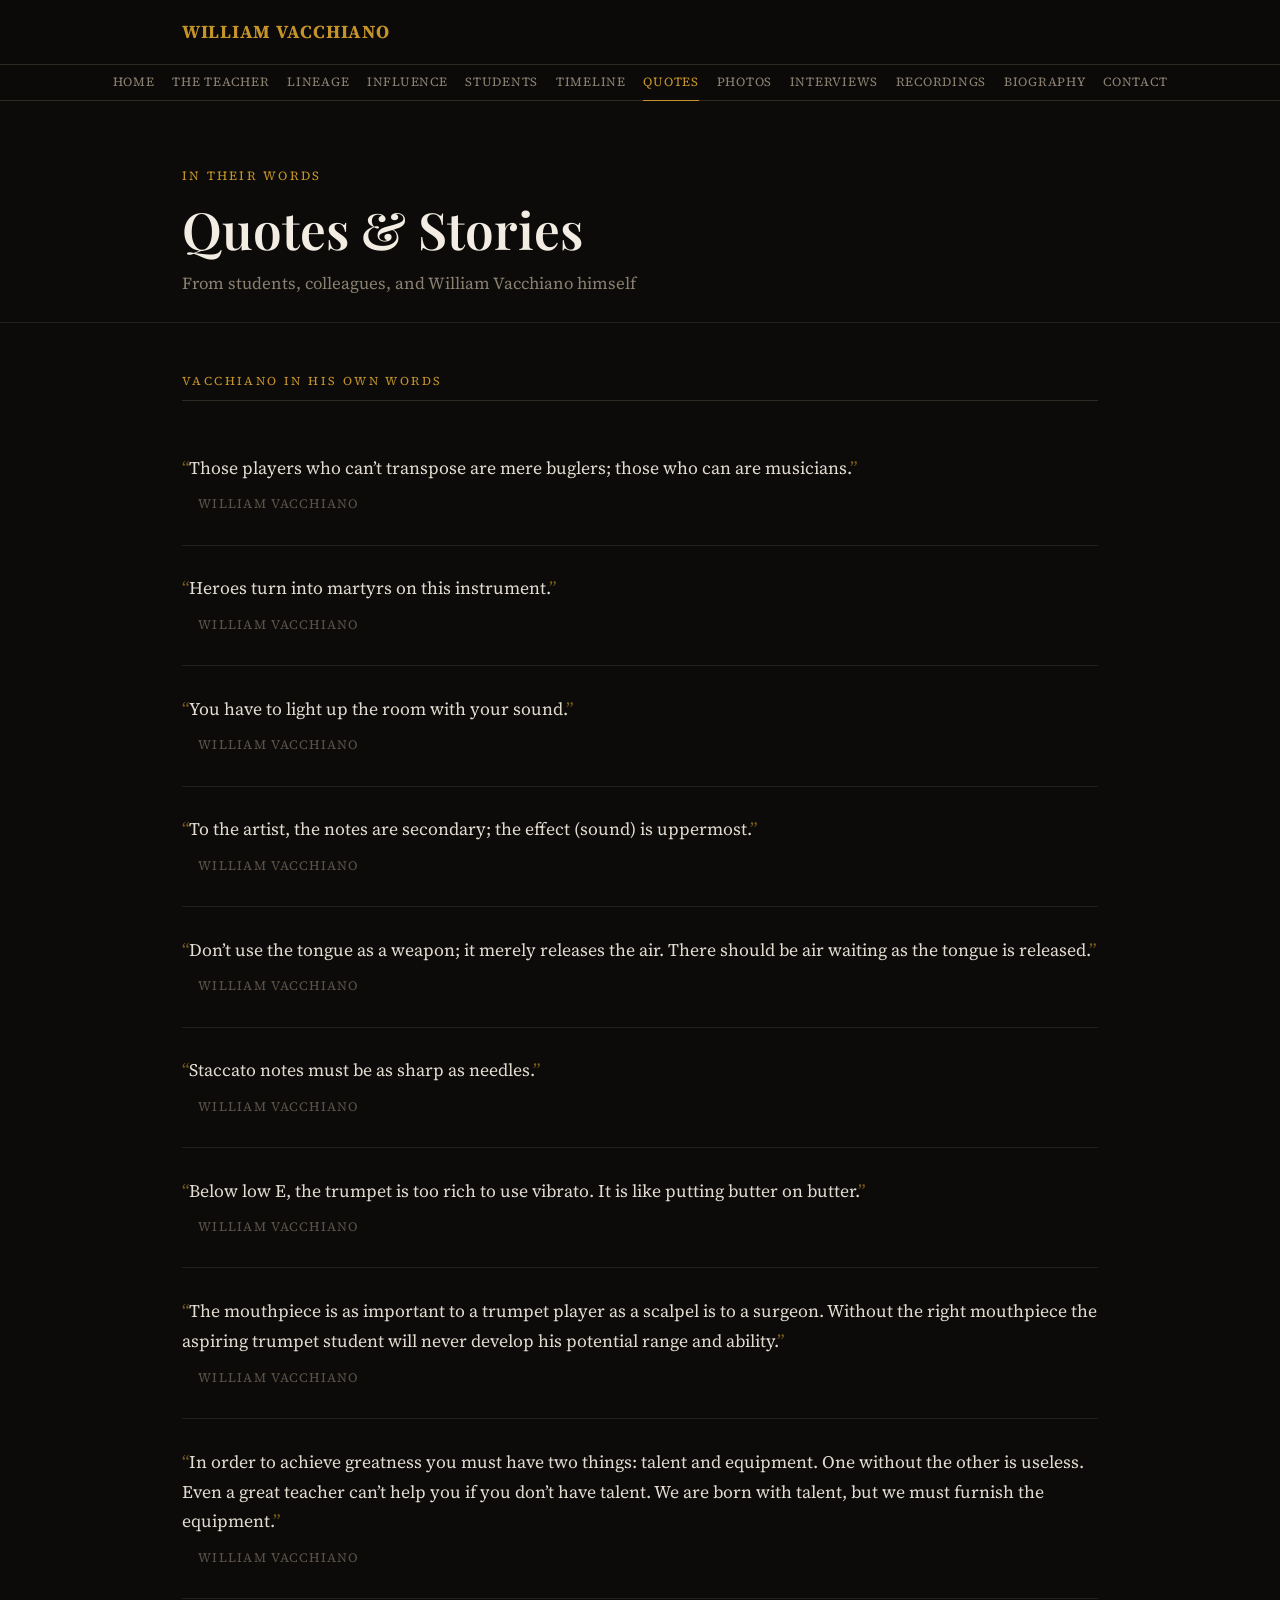
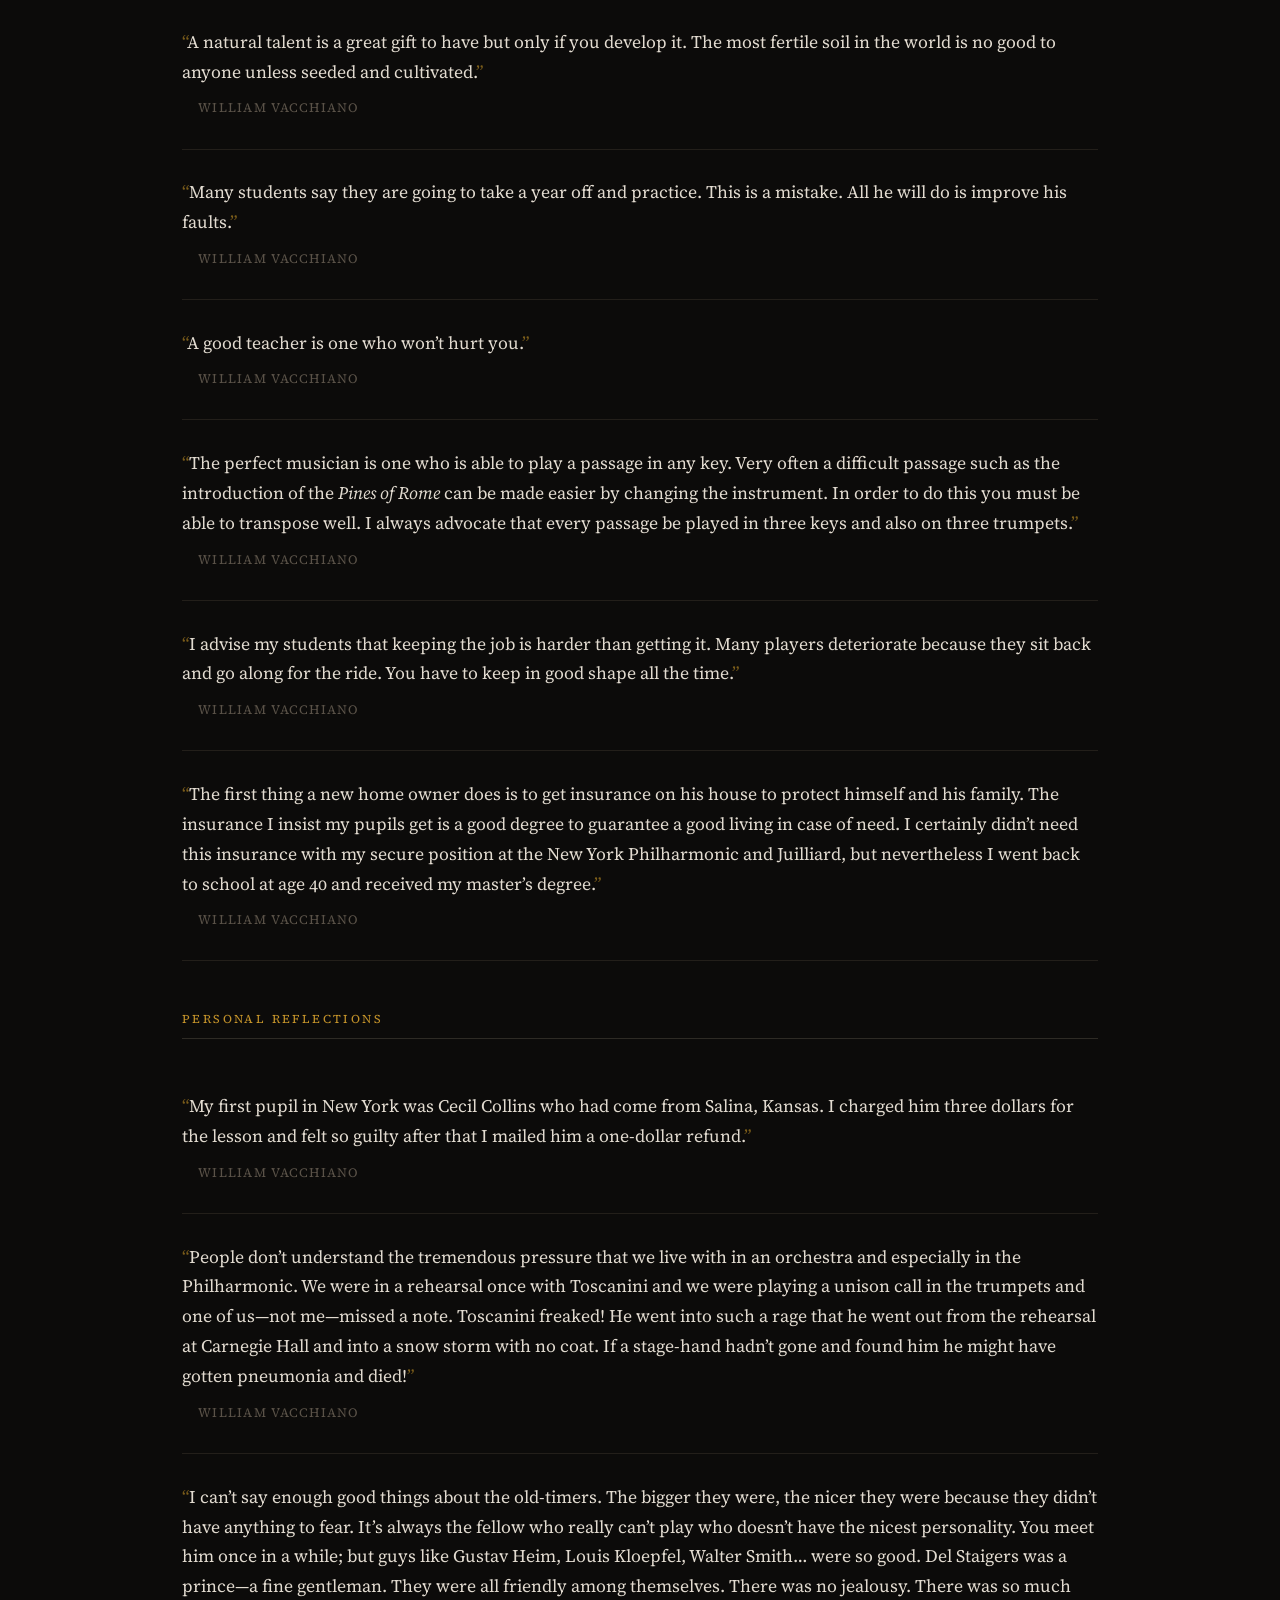
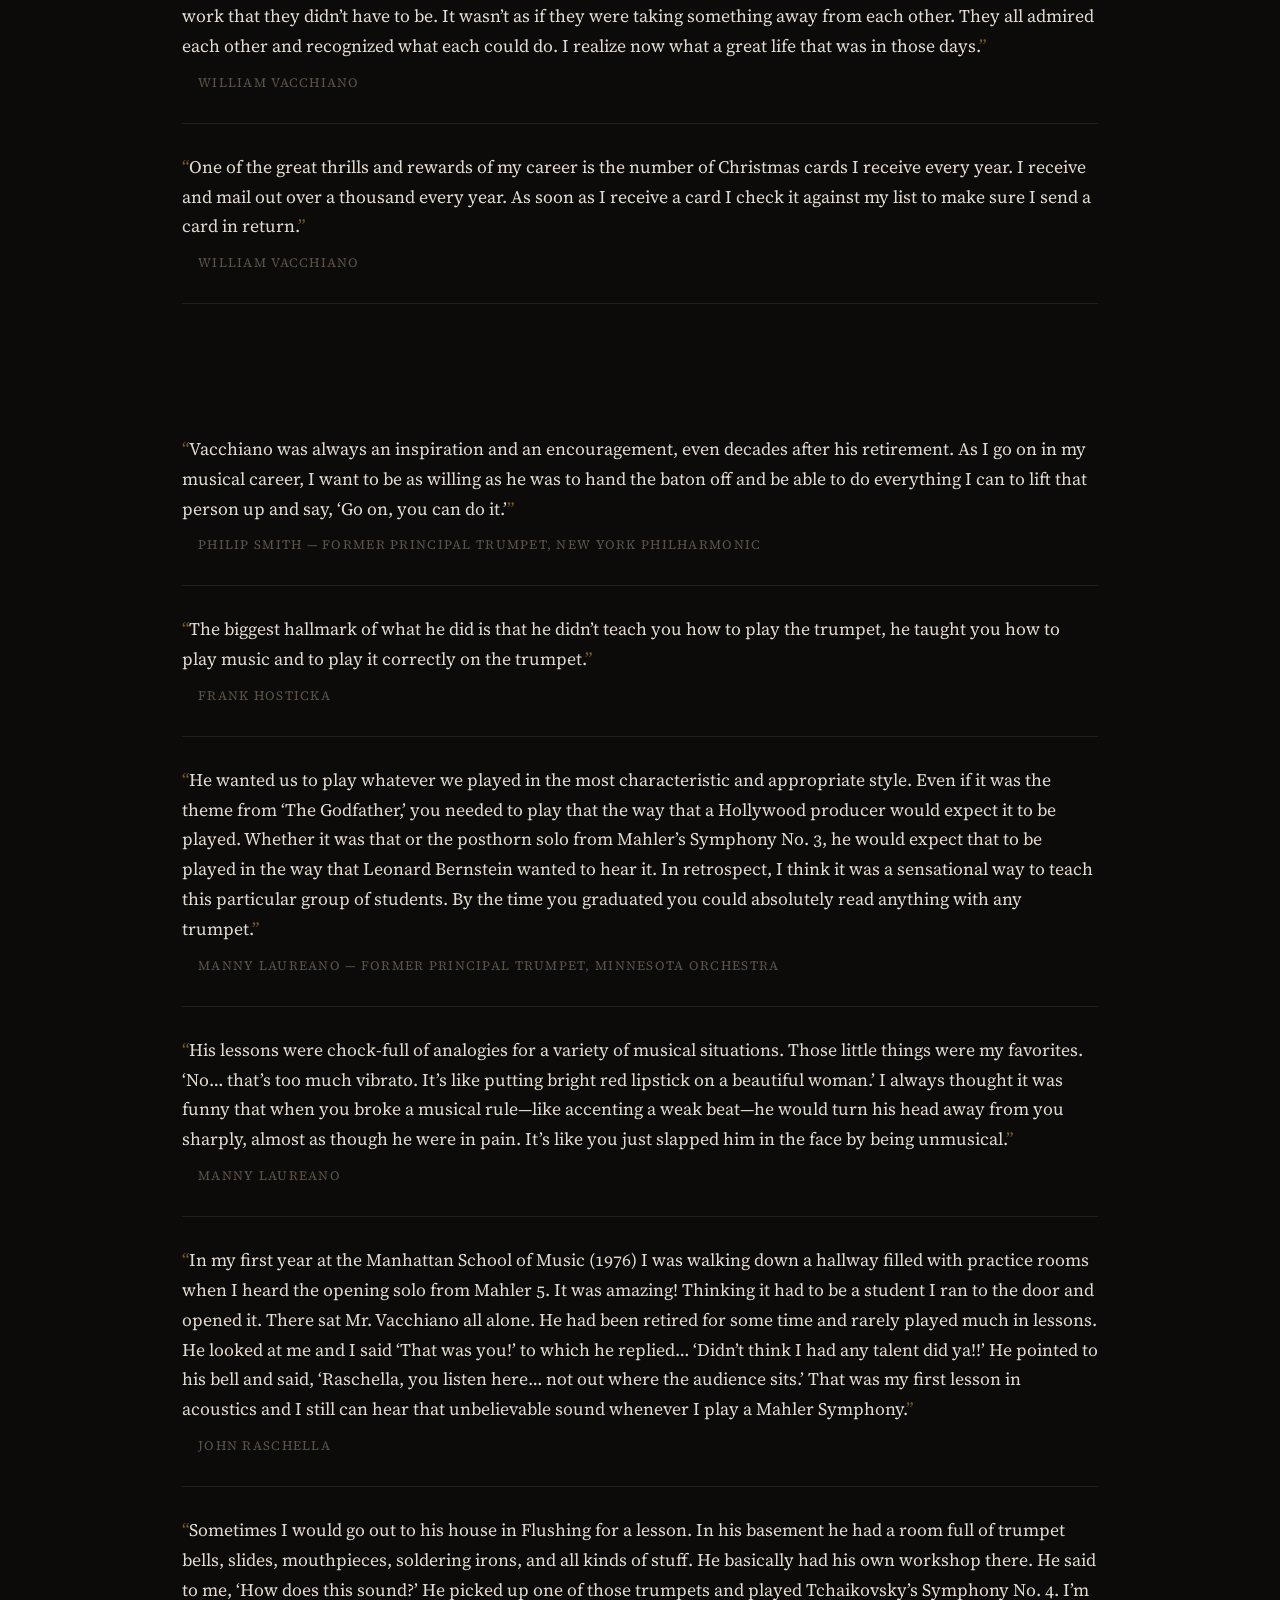
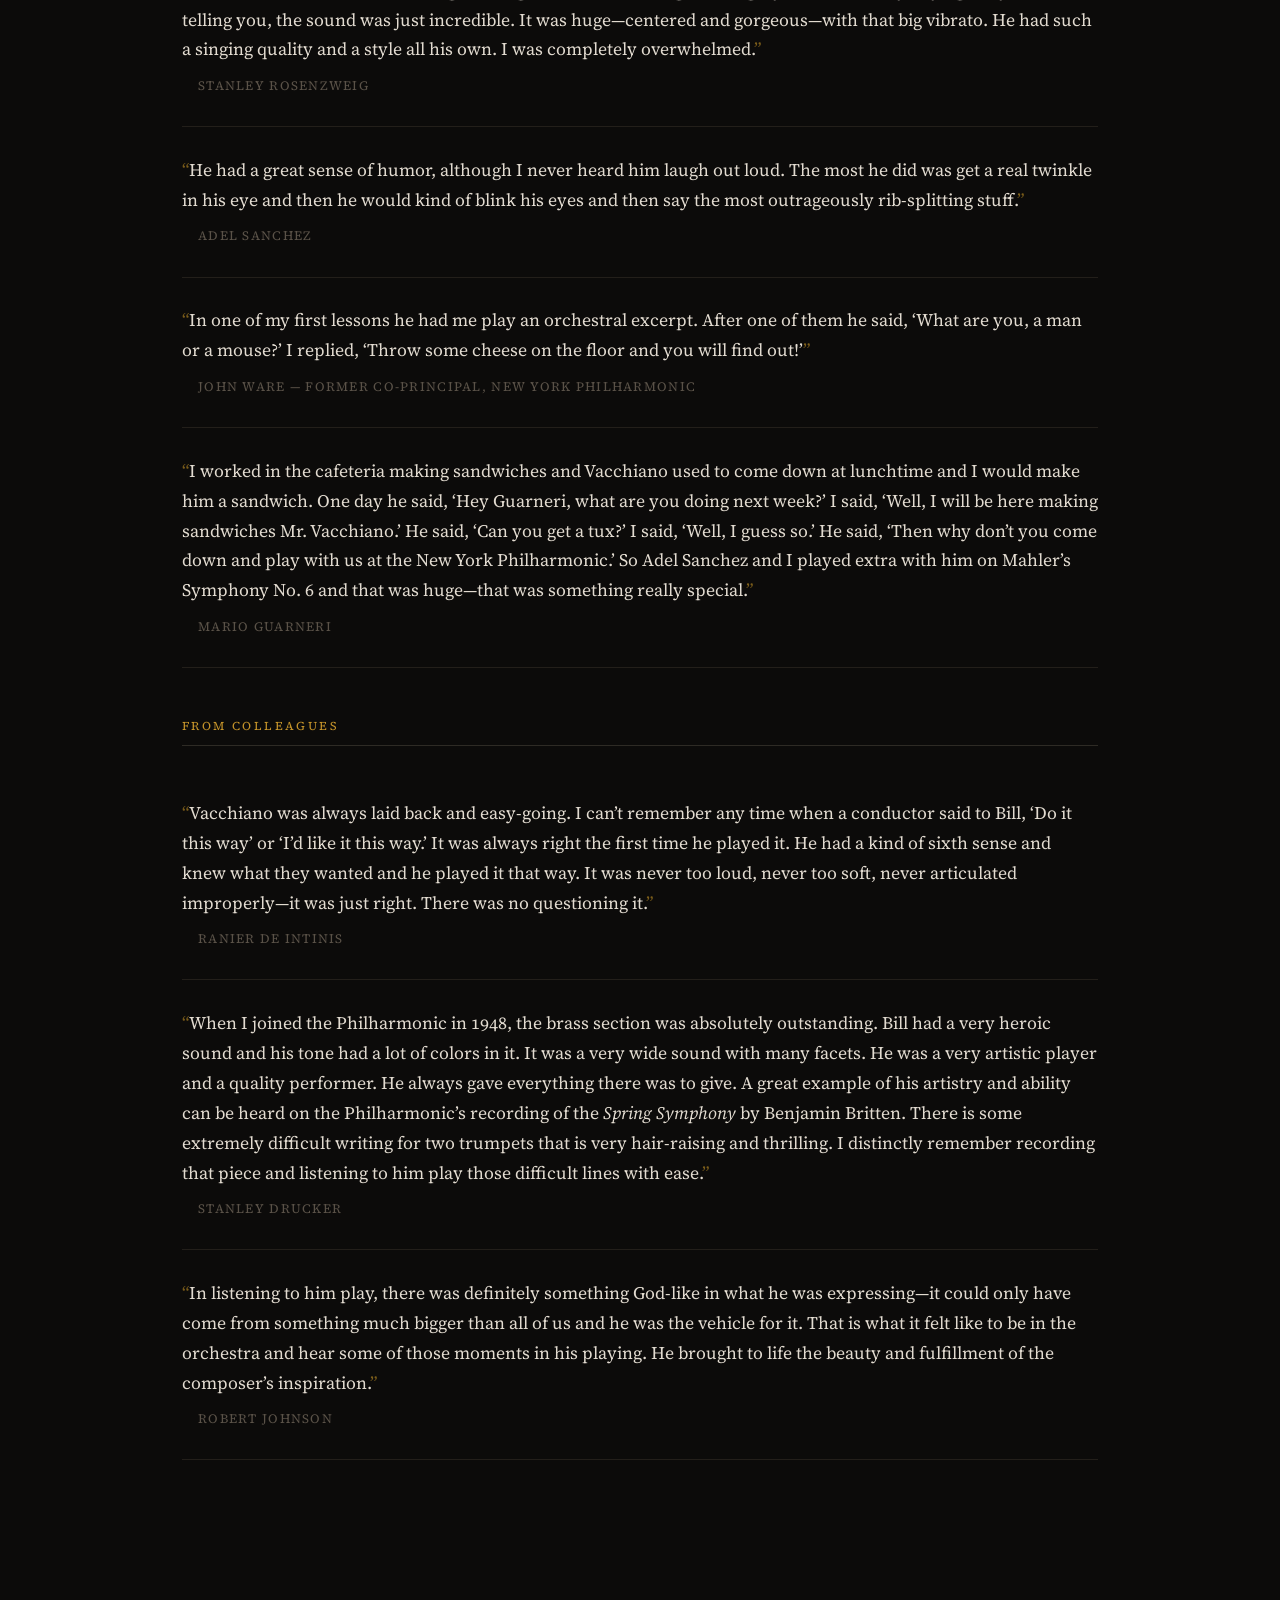
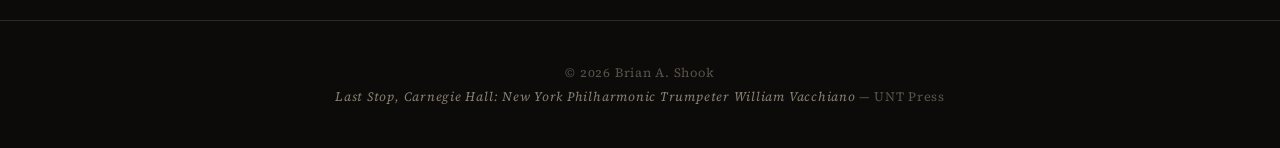
<file: quotes.html>
<!DOCTYPE html>
<html lang="en">
<head>
  <meta charset="UTF-8">
  <meta name="viewport" content="width=device-width, initial-scale=1.0">
  <title>Quotes &amp; Stories — William Vacchiano</title>
  <meta name="description" content="Quotes and stories about William Vacchiano from his students, colleagues, and in his own words.">
  <meta property="og:type" content="website">
  <meta property="og:site_name" content="William Vacchiano">
  <meta property="og:title" content="Quotes & Stories — William Vacchiano">
  <meta property="og:description" content="Quotes and stories about William Vacchiano — in his own words and from students and colleagues.">
  <link rel="preconnect" href="https://fonts.googleapis.com">
  <link rel="preconnect" href="https://fonts.gstatic.com" crossorigin>
  <link rel="stylesheet" href="https://fonts.googleapis.com/css2?family=Playfair+Display:ital,wght@0,400;0,600;0,700;1,400;1,600&family=Source+Serif+4:ital,opsz,wght@0,8..60,400;0,8..60,500;0,8..60,600;1,8..60,400;1,8..60,500;1,8..60,600&family=Montserrat:wght@600;700&display=swap">
  <link rel="stylesheet" href="css/style.css">
</head>
<body>

<header class="site-header">
  <div class="header-inner">
    <a href="index.html" class="site-title">William <span>Vacchiano</span></a>
    <button type="button" class="nav-toggle" aria-label="Toggle navigation" aria-expanded="false">
      <span></span><span></span><span></span>
    </button>
  </div>
</header>

<nav class="site-nav" aria-label="Main navigation">
  <a href="index.html">Home</a>
  <a href="teacher.html">The Teacher</a>
  <a href="lineage.html">Lineage</a>
  <a href="influence.html">Influence</a>
  <a href="students.html">Students</a>
  <a href="timeline.html">Timeline</a>
  <a href="quotes.html">Quotes</a>
  <a href="photos.html">Photos</a>
  <a href="watch.html">Interviews</a>
  <a href="recordings.html">Recordings</a>
  <a href="biography.html">Biography</a>
  <a href="contact.html">Contact</a>
</nav>

<main>
  <div class="page-header" style="padding-bottom: 1.5rem;">
    <div class="container">
      <p class="eyebrow">In Their Words</p>
      <h1>Quotes &amp; Stories</h1>
      <p class="subtitle">From students, colleagues, and William Vacchiano himself</p>
    </div>
  </div>

  <div class="page-content" style="padding-top: 0;">
    <div class="container">

      <!-- VACCHIANO'S OWN WORDS -->
      <p class="quote-section-title">Vacchiano in His Own Words</p>

      <div class="quote-block">
        <blockquote>Those players who can&rsquo;t transpose are mere buglers; those who can are musicians.</blockquote>
        <cite>William Vacchiano</cite>
      </div>
      <div class="quote-block">
        <blockquote>Heroes turn into martyrs on this instrument.</blockquote>
        <cite>William Vacchiano</cite>
      </div>
      <div class="quote-block">
        <blockquote>You have to light up the room with your sound.</blockquote>
        <cite>William Vacchiano</cite>
      </div>
      <div class="quote-block">
        <blockquote>To the artist, the notes are secondary; the effect (sound) is uppermost.</blockquote>
        <cite>William Vacchiano</cite>
      </div>
      <div class="quote-block">
        <blockquote>Don&rsquo;t use the tongue as a weapon; it merely releases the air. There should be air waiting as the tongue is released.</blockquote>
        <cite>William Vacchiano</cite>
      </div>
      <div class="quote-block">
        <blockquote>Staccato notes must be as sharp as needles.</blockquote>
        <cite>William Vacchiano</cite>
      </div>
      <div class="quote-block">
        <blockquote>Below low E, the trumpet is too rich to use vibrato. It is like putting butter on butter.</blockquote>
        <cite>William Vacchiano</cite>
      </div>
      <div class="quote-block">
        <blockquote>The mouthpiece is as important to a trumpet player as a scalpel is to a surgeon. Without the right mouthpiece the aspiring trumpet student will never develop his potential range and ability.</blockquote>
        <cite>William Vacchiano</cite>
      </div>
      <div class="quote-block">
        <blockquote>In order to achieve greatness you must have two things: talent and equipment. One without the other is useless. Even a great teacher can&rsquo;t help you if you don&rsquo;t have talent. We are born with talent, but we must furnish the equipment.</blockquote>
        <cite>William Vacchiano</cite>
      </div>
      <div class="quote-block">
        <blockquote>A natural talent is a great gift to have but only if you develop it. The most fertile soil in the world is no good to anyone unless seeded and cultivated.</blockquote>
        <cite>William Vacchiano</cite>
      </div>
      <div class="quote-block">
        <blockquote>Many students say they are going to take a year off and practice. This is a mistake. All he will do is improve his faults.</blockquote>
        <cite>William Vacchiano</cite>
      </div>
      <div class="quote-block">
        <blockquote>A good teacher is one who won&rsquo;t hurt you.</blockquote>
        <cite>William Vacchiano</cite>
      </div>
      <div class="quote-block">
        <blockquote>The perfect musician is one who is able to play a passage in any key. Very often a difficult passage such as the introduction of the <em>Pines of Rome</em> can be made easier by changing the instrument. In order to do this you must be able to transpose well. I always advocate that every passage be played in three keys and also on three trumpets.</blockquote>
        <cite>William Vacchiano</cite>
      </div>
      <div class="quote-block">
        <blockquote>I advise my students that keeping the job is harder than getting it. Many players deteriorate because they sit back and go along for the ride. You have to keep in good shape all the time.</blockquote>
        <cite>William Vacchiano</cite>
      </div>
      <div class="quote-block">
        <blockquote>The first thing a new home owner does is to get insurance on his house to protect himself and his family. The insurance I insist my pupils get is a good degree to guarantee a good living in case of need. I certainly didn&rsquo;t need this insurance with my secure position at the New York Philharmonic and Juilliard, but nevertheless I went back to school at age 40 and received my master&rsquo;s degree.</blockquote>
        <cite>William Vacchiano</cite>
      </div>

      <!-- PERSONAL REFLECTIONS -->
      <p class="quote-section-title">Personal Reflections</p>

      <div class="quote-block">
        <blockquote>My first pupil in New York was Cecil Collins who had come from Salina, Kansas. I charged him three dollars for the lesson and felt so guilty after that I mailed him a one-dollar refund.</blockquote>
        <cite>William Vacchiano</cite>
      </div>
      <div class="quote-block">
        <blockquote>People don&rsquo;t understand the tremendous pressure that we live with in an orchestra and especially in the Philharmonic. We were in a rehearsal once with Toscanini and we were playing a unison call in the trumpets and one of us&mdash;not me&mdash;missed a note. Toscanini freaked! He went into such a rage that he went out from the rehearsal at Carnegie Hall and into a snow storm with no coat. If a stage-hand hadn&rsquo;t gone and found him he might have gotten pneumonia and died!</blockquote>
        <cite>William Vacchiano</cite>
      </div>
      <div class="quote-block">
        <blockquote>I can&rsquo;t say enough good things about the old-timers. The bigger they were, the nicer they were because they didn&rsquo;t have anything to fear. It&rsquo;s always the fellow who really can&rsquo;t play who doesn&rsquo;t have the nicest personality. You meet him once in a while; but guys like Gustav Heim, Louis Kloepfel, Walter Smith&hellip; were so good. Del Staigers was a prince&mdash;a fine gentleman. They were all friendly among themselves. There was no jealousy. There was so much work that they didn&rsquo;t have to be. It wasn&rsquo;t as if they were taking something away from each other. They all admired each other and recognized what each could do. I realize now what a great life that was in those days.</blockquote>
        <cite>William Vacchiano</cite>
      </div>
      <div class="quote-block">
        <blockquote>One of the great thrills and rewards of my career is the number of Christmas cards I receive every year. I receive and mail out over a thousand every year. As soon as I receive a card I check it against my list to make sure I send a card in return.</blockquote>
        <cite>William Vacchiano</cite>
      </div>

      <!-- FROM STUDENTS -->
      <p class="quote-section-title">From Students</p>

      <div class="quote-block">
        <blockquote>Vacchiano was always an inspiration and an encouragement, even decades after his retirement. As I go on in my musical career, I want to be as willing as he was to hand the baton off and be able to do everything I can to lift that person up and say, &lsquo;Go on, you can do it.&rsquo;</blockquote>
        <cite>Philip Smith &mdash; Former Principal Trumpet, New York Philharmonic</cite>
      </div>
      <div class="quote-block">
        <blockquote>The biggest hallmark of what he did is that he didn&rsquo;t teach you how to play the trumpet, he taught you how to play music and to play it correctly on the trumpet.</blockquote>
        <cite>Frank Hosticka</cite>
      </div>
      <div class="quote-block">
        <blockquote>He wanted us to play whatever we played in the most characteristic and appropriate style. Even if it was the theme from &lsquo;The Godfather,&rsquo; you needed to play that the way that a Hollywood producer would expect it to be played. Whether it was that or the posthorn solo from Mahler&rsquo;s Symphony No. 3, he would expect that to be played in the way that Leonard Bernstein wanted to hear it. In retrospect, I think it was a sensational way to teach this particular group of students. By the time you graduated you could absolutely read anything with any trumpet.</blockquote>
        <cite>Manny Laureano &mdash; Former Principal Trumpet, Minnesota Orchestra</cite>
      </div>
      <div class="quote-block">
        <blockquote>His lessons were chock-full of analogies for a variety of musical situations. Those little things were my favorites. &lsquo;No&hellip; that&rsquo;s too much vibrato. It&rsquo;s like putting bright red lipstick on a beautiful woman.&rsquo; I always thought it was funny that when you broke a musical rule&mdash;like accenting a weak beat&mdash;he would turn his head away from you sharply, almost as though he were in pain. It&rsquo;s like you just slapped him in the face by being unmusical.</blockquote>
        <cite>Manny Laureano</cite>
      </div>
      <div class="quote-block">
        <blockquote>In my first year at the Manhattan School of Music (1976) I was walking down a hallway filled with practice rooms when I heard the opening solo from Mahler 5. It was amazing! Thinking it had to be a student I ran to the door and opened it. There sat Mr. Vacchiano all alone. He had been retired for some time and rarely played much in lessons. He looked at me and I said &lsquo;That was you!&rsquo; to which he replied&hellip; &lsquo;Didn&rsquo;t think I had any talent did ya!!&rsquo; He pointed to his bell and said, &lsquo;Raschella, you listen here&hellip; not out where the audience sits.&rsquo; That was my first lesson in acoustics and I still can hear that unbelievable sound whenever I play a Mahler Symphony.</blockquote>
        <cite>John Raschella</cite>
      </div>
      <div class="quote-block">
        <blockquote>Sometimes I would go out to his house in Flushing for a lesson. In his basement he had a room full of trumpet bells, slides, mouthpieces, soldering irons, and all kinds of stuff. He basically had his own workshop there. He said to me, &lsquo;How does this sound?&rsquo; He picked up one of those trumpets and played Tchaikovsky&rsquo;s Symphony No. 4. I&rsquo;m telling you, the sound was just incredible. It was huge&mdash;centered and gorgeous&mdash;with that big vibrato. He had such a singing quality and a style all his own. I was completely overwhelmed.</blockquote>
        <cite>Stanley Rosenzweig</cite>
      </div>
      <div class="quote-block">
        <blockquote>He had a great sense of humor, although I never heard him laugh out loud. The most he did was get a real twinkle in his eye and then he would kind of blink his eyes and then say the most outrageously rib-splitting stuff.</blockquote>
        <cite>Adel Sanchez</cite>
      </div>
      <div class="quote-block">
        <blockquote>In one of my first lessons he had me play an orchestral excerpt. After one of them he said, &lsquo;What are you, a man or a mouse?&rsquo; I replied, &lsquo;Throw some cheese on the floor and you will find out!&rsquo;</blockquote>
        <cite>John Ware &mdash; former co-principal, New York Philharmonic</cite>
      </div>
      <div class="quote-block">
        <blockquote>I worked in the cafeteria making sandwiches and Vacchiano used to come down at lunchtime and I would make him a sandwich. One day he said, &lsquo;Hey Guarneri, what are you doing next week?&rsquo; I said, &lsquo;Well, I will be here making sandwiches Mr. Vacchiano.&rsquo; He said, &lsquo;Can you get a tux?&rsquo; I said, &lsquo;Well, I guess so.&rsquo; He said, &lsquo;Then why don&rsquo;t you come down and play with us at the New York Philharmonic.&rsquo; So Adel Sanchez and I played extra with him on Mahler&rsquo;s Symphony No. 6 and that was huge&mdash;that was something really special.</blockquote>
        <cite>Mario Guarneri</cite>
      </div>

      <!-- FROM COLLEAGUES -->
      <p class="quote-section-title">From Colleagues</p>

      <div class="quote-block">
        <blockquote>Vacchiano was always laid back and easy-going. I can&rsquo;t remember any time when a conductor said to Bill, &lsquo;Do it this way&rsquo; or &lsquo;I&rsquo;d like it this way.&rsquo; It was always right the first time he played it. He had a kind of sixth sense and knew what they wanted and he played it that way. It was never too loud, never too soft, never articulated improperly&mdash;it was just right. There was no questioning it.</blockquote>
        <cite>Ranier De Intinis</cite>
      </div>
      <div class="quote-block">
        <blockquote>When I joined the Philharmonic in 1948, the brass section was absolutely outstanding. Bill had a very heroic sound and his tone had a lot of colors in it. It was a very wide sound with many facets. He was a very artistic player and a quality performer. He always gave everything there was to give. A great example of his artistry and ability can be heard on the Philharmonic&rsquo;s recording of the <em>Spring Symphony</em> by Benjamin Britten. There is some extremely difficult writing for two trumpets that is very hair-raising and thrilling. I distinctly remember recording that piece and listening to him play those difficult lines with ease.</blockquote>
        <cite>Stanley Drucker</cite>
      </div>
      <div class="quote-block">
        <blockquote>In listening to him play, there was definitely something God-like in what he was expressing&mdash;it could only have come from something much bigger than all of us and he was the vehicle for it. That is what it felt like to be in the orchestra and hear some of those moments in his playing. He brought to life the beauty and fulfillment of the composer&rsquo;s inspiration.</blockquote>
        <cite>Robert Johnson</cite>
      </div>

    </div>
  </div>
</main>

<footer class="site-footer">
  <div class="container">
    <p>&copy; 2026 Brian A. Shook<br>
    <a href="https://www.amazon.com/Last-Stop-Carnegie-Hall-Philharmonic/dp/1574413066/ref=cm_cr_arp_d_product_top?ie=UTF8"><em>Last Stop, Carnegie Hall: New York Philharmonic Trumpeter William Vacchiano</em></a> &mdash; UNT Press</p>
  </div>
</footer>

<script src="js/main.js"></script>
</body>
</html>
</file>
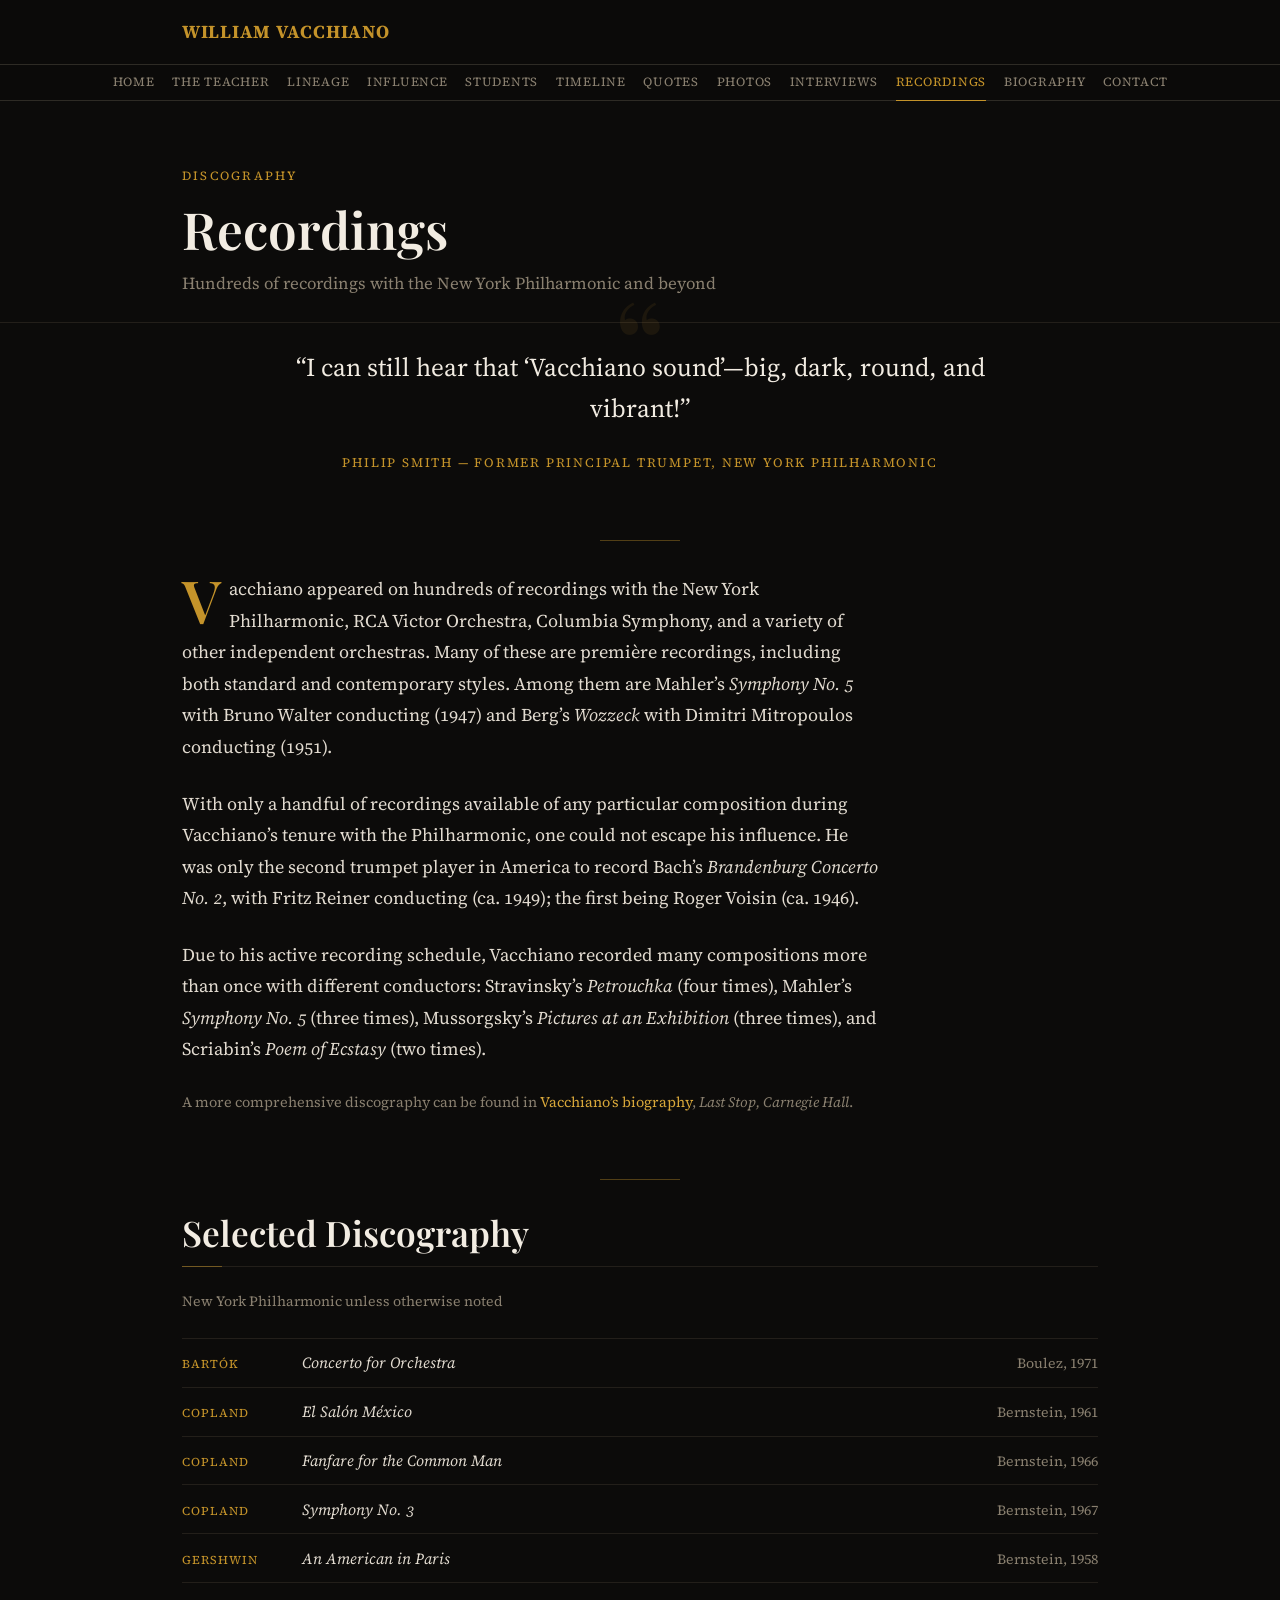
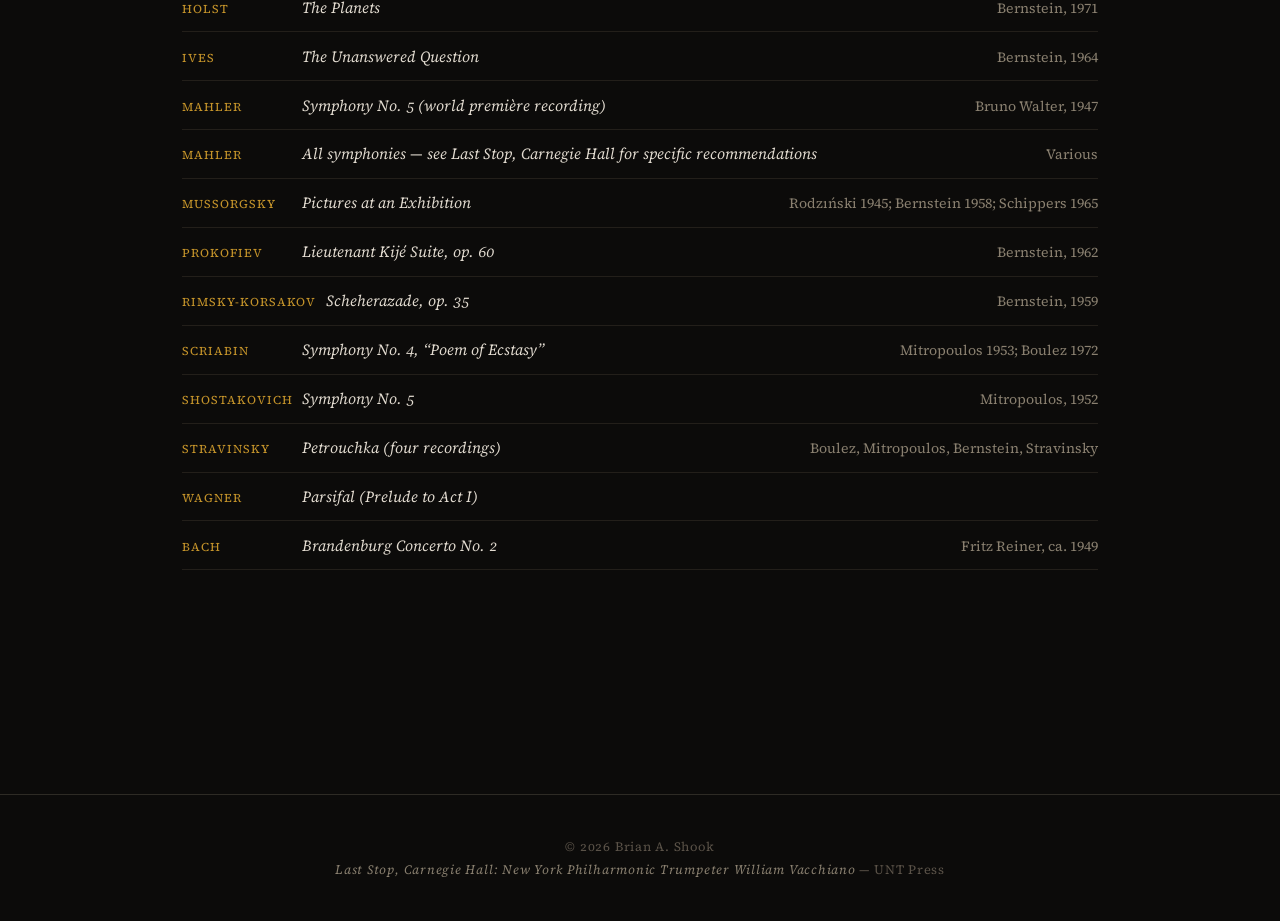
<file: recordings.html>
<!DOCTYPE html>
<html lang="en">
<head>
  <meta charset="UTF-8">
  <meta name="viewport" content="width=device-width, initial-scale=1.0">
  <title>Recordings — William Vacchiano</title>
  <meta name="description" content="Selected discography of William Vacchiano with the New York Philharmonic.">
  <meta property="og:type" content="website">
  <meta property="og:site_name" content="William Vacchiano">
  <meta property="og:title" content="Recordings — William Vacchiano">
  <meta property="og:description" content="Selected discography of William Vacchiano with the New York Philharmonic — hundreds of recordings spanning three decades.">
  <link rel="preconnect" href="https://fonts.googleapis.com">
  <link rel="preconnect" href="https://fonts.gstatic.com" crossorigin>
  <link rel="stylesheet" href="https://fonts.googleapis.com/css2?family=Playfair+Display:ital,wght@0,400;0,600;0,700;1,400;1,600&family=Source+Serif+4:ital,opsz,wght@0,8..60,400;0,8..60,500;0,8..60,600;1,8..60,400;1,8..60,500;1,8..60,600&family=Montserrat:wght@600;700&display=swap">
  <link rel="stylesheet" href="css/style.css">
</head>
<body>

<header class="site-header">
  <div class="header-inner">
    <a href="index.html" class="site-title">William <span>Vacchiano</span></a>
    <button type="button" class="nav-toggle" aria-label="Toggle navigation" aria-expanded="false">
      <span></span><span></span><span></span>
    </button>
  </div>
</header>

<nav class="site-nav" aria-label="Main navigation">
  <a href="index.html">Home</a>
  <a href="teacher.html">The Teacher</a>
  <a href="lineage.html">Lineage</a>
  <a href="influence.html">Influence</a>
  <a href="students.html">Students</a>
  <a href="timeline.html">Timeline</a>
  <a href="quotes.html">Quotes</a>
  <a href="photos.html">Photos</a>
  <a href="watch.html">Interviews</a>
  <a href="recordings.html">Recordings</a>
  <a href="biography.html">Biography</a>
  <a href="contact.html">Contact</a>
</nav>

<main>
  <div class="page-header" style="padding-bottom: 1.5rem;">
    <div class="container">
      <p class="eyebrow">Discography</p>
      <h1>Recordings</h1>
      <p class="subtitle">Hundreds of recordings with the New York Philharmonic and beyond</p>
    </div>
  </div>

  <div class="page-content" style="padding-top: 0;">
    <div class="container">

      <div class="quote-hero">
        <p>&ldquo;I can still hear that &lsquo;Vacchiano sound&rsquo;&mdash;big, dark, round, and vibrant!&rdquo;</p>
        <cite>Philip Smith &mdash; Former Principal Trumpet, New York Philharmonic</cite>
      </div>

      <span class="gold-rule"></span>

      <div class="section prose">
        <p>Vacchiano appeared on hundreds of recordings with the New York Philharmonic, RCA Victor Orchestra, Columbia Symphony, and a variety of other independent orchestras. Many of these are premi&egrave;re recordings, including both standard and contemporary styles. Among them are Mahler&rsquo;s <em>Symphony No. 5</em> with Bruno Walter conducting (1947) and Berg&rsquo;s <em>Wozzeck</em> with Dimitri Mitropoulos conducting (1951).</p>
        <p>With only a handful of recordings available of any particular composition during Vacchiano&rsquo;s tenure with the Philharmonic, one could not escape his influence. He was only the second trumpet player in America to record Bach&rsquo;s <em>Brandenburg Concerto No. 2</em>, with Fritz Reiner conducting (ca. 1949); the first being Roger Voisin (ca. 1946).</p>
        <p>Due to his active recording schedule, Vacchiano recorded many compositions more than once with different conductors: Stravinsky&rsquo;s <em>Petrouchka</em> (four times), Mahler&rsquo;s <em>Symphony No. 5</em> (three times), Mussorgsky&rsquo;s <em>Pictures at an Exhibition</em> (three times), and Scriabin&rsquo;s <em>Poem of Ecstasy</em> (two times).</p>
        <p style="color:var(--text-muted);font-size:0.9rem;">A more comprehensive discography can be found in <a href="biography.html" style="color:var(--gold-light);">Vacchiano&rsquo;s biography</a>, <em>Last Stop, Carnegie Hall</em>.</p>
      </div>

      <span class="gold-rule"></span>

      <div class="section">
        <h2>Selected Discography</h2>
        <p style="color:var(--text-muted);font-size:0.88rem;margin-bottom:1.5rem;">New York Philharmonic unless otherwise noted</p>

        <div class="disc-list">
          <div class="disc-item">
            <span class="disc-composer">Bart&oacute;k</span>
            <span class="disc-title">Concerto for Orchestra</span>
            <span class="disc-detail">Boulez, 1971</span>
          </div>
          <div class="disc-item">
            <span class="disc-composer">Copland</span>
            <span class="disc-title">El Sal&oacute;n M&eacute;xico</span>
            <span class="disc-detail">Bernstein, 1961</span>
          </div>
          <div class="disc-item">
            <span class="disc-composer">Copland</span>
            <span class="disc-title">Fanfare for the Common Man</span>
            <span class="disc-detail">Bernstein, 1966</span>
          </div>
          <div class="disc-item">
            <span class="disc-composer">Copland</span>
            <span class="disc-title">Symphony No. 3</span>
            <span class="disc-detail">Bernstein, 1967</span>
          </div>
          <div class="disc-item">
            <span class="disc-composer">Gershwin</span>
            <span class="disc-title">An American in Paris</span>
            <span class="disc-detail">Bernstein, 1958</span>
          </div>
          <div class="disc-item">
            <span class="disc-composer">Holst</span>
            <span class="disc-title">The Planets</span>
            <span class="disc-detail">Bernstein, 1971</span>
          </div>
          <div class="disc-item">
            <span class="disc-composer">Ives</span>
            <span class="disc-title">The Unanswered Question</span>
            <span class="disc-detail">Bernstein, 1964</span>
          </div>
          <div class="disc-item">
            <span class="disc-composer">Mahler</span>
            <span class="disc-title"><em>Symphony No. 5</em> (world premi&egrave;re recording)</span>
            <span class="disc-detail">Bruno Walter, 1947</span>
          </div>
          <div class="disc-item">
            <span class="disc-composer">Mahler</span>
            <span class="disc-title">All symphonies &mdash; see <em>Last Stop, Carnegie Hall</em> for specific recommendations</span>
            <span class="disc-detail">Various</span>
          </div>
          <div class="disc-item">
            <span class="disc-composer">Mussorgsky</span>
            <span class="disc-title">Pictures at an Exhibition</span>
            <span class="disc-detail">Rodz&#305;&#324;ski 1945; Bernstein 1958; Schippers 1965</span>
          </div>
          <div class="disc-item">
            <span class="disc-composer">Prokofiev</span>
            <span class="disc-title">Lieutenant Kij&eacute; Suite, op. 60</span>
            <span class="disc-detail">Bernstein, 1962</span>
          </div>
          <div class="disc-item">
            <span class="disc-composer">Rimsky-Korsakov</span>
            <span class="disc-title">Scheherazade, op. 35</span>
            <span class="disc-detail">Bernstein, 1959</span>
          </div>
          <div class="disc-item">
            <span class="disc-composer">Scriabin</span>
            <span class="disc-title">Symphony No. 4, &ldquo;Poem of Ecstasy&rdquo;</span>
            <span class="disc-detail">Mitropoulos 1953; Boulez 1972</span>
          </div>
          <div class="disc-item">
            <span class="disc-composer">Shostakovich</span>
            <span class="disc-title">Symphony No. 5</span>
            <span class="disc-detail">Mitropoulos, 1952</span>
          </div>
          <div class="disc-item">
            <span class="disc-composer">Stravinsky</span>
            <span class="disc-title">Petrouchka (four recordings)</span>
            <span class="disc-detail">Boulez, Mitropoulos, Bernstein, Stravinsky</span>
          </div>
          <div class="disc-item">
            <span class="disc-composer">Wagner</span>
            <span class="disc-title">Parsifal (Prelude to Act I)</span>
            <span class="disc-detail">&nbsp;</span>
          </div>
          <div class="disc-item">
            <span class="disc-composer">Bach</span>
            <span class="disc-title">Brandenburg Concerto No. 2</span>
            <span class="disc-detail">Fritz Reiner, ca. 1949</span>
          </div>
        </div>
      </div>

    </div>
  </div>
</main>

<footer class="site-footer">
  <div class="container">
    <p>&copy; 2026 Brian A. Shook<br>
    <a href="https://www.amazon.com/Last-Stop-Carnegie-Hall-Philharmonic/dp/1574413066/ref=cm_cr_arp_d_product_top?ie=UTF8"><em>Last Stop, Carnegie Hall: New York Philharmonic Trumpeter William Vacchiano</em></a> &mdash; UNT Press</p>
  </div>
</footer>

<script src="js/main.js"></script>
</body>
</html>
</file>
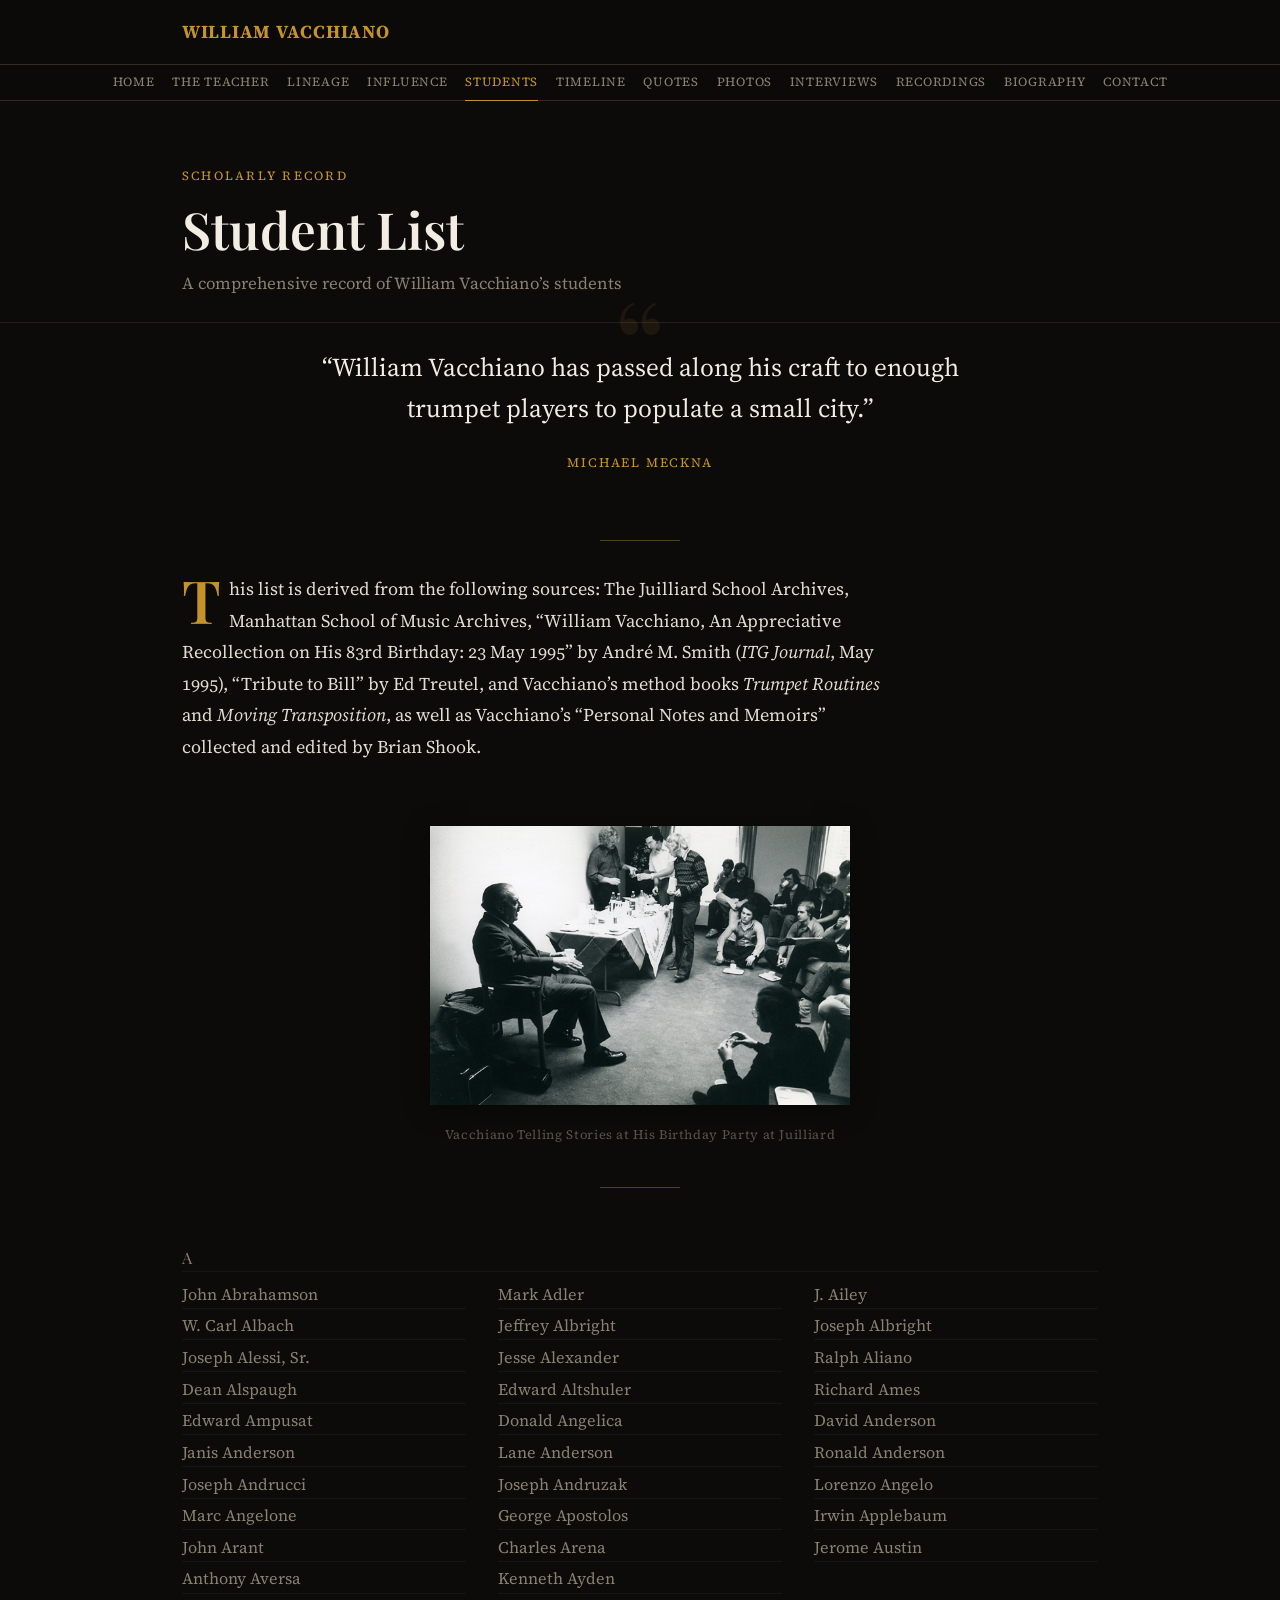
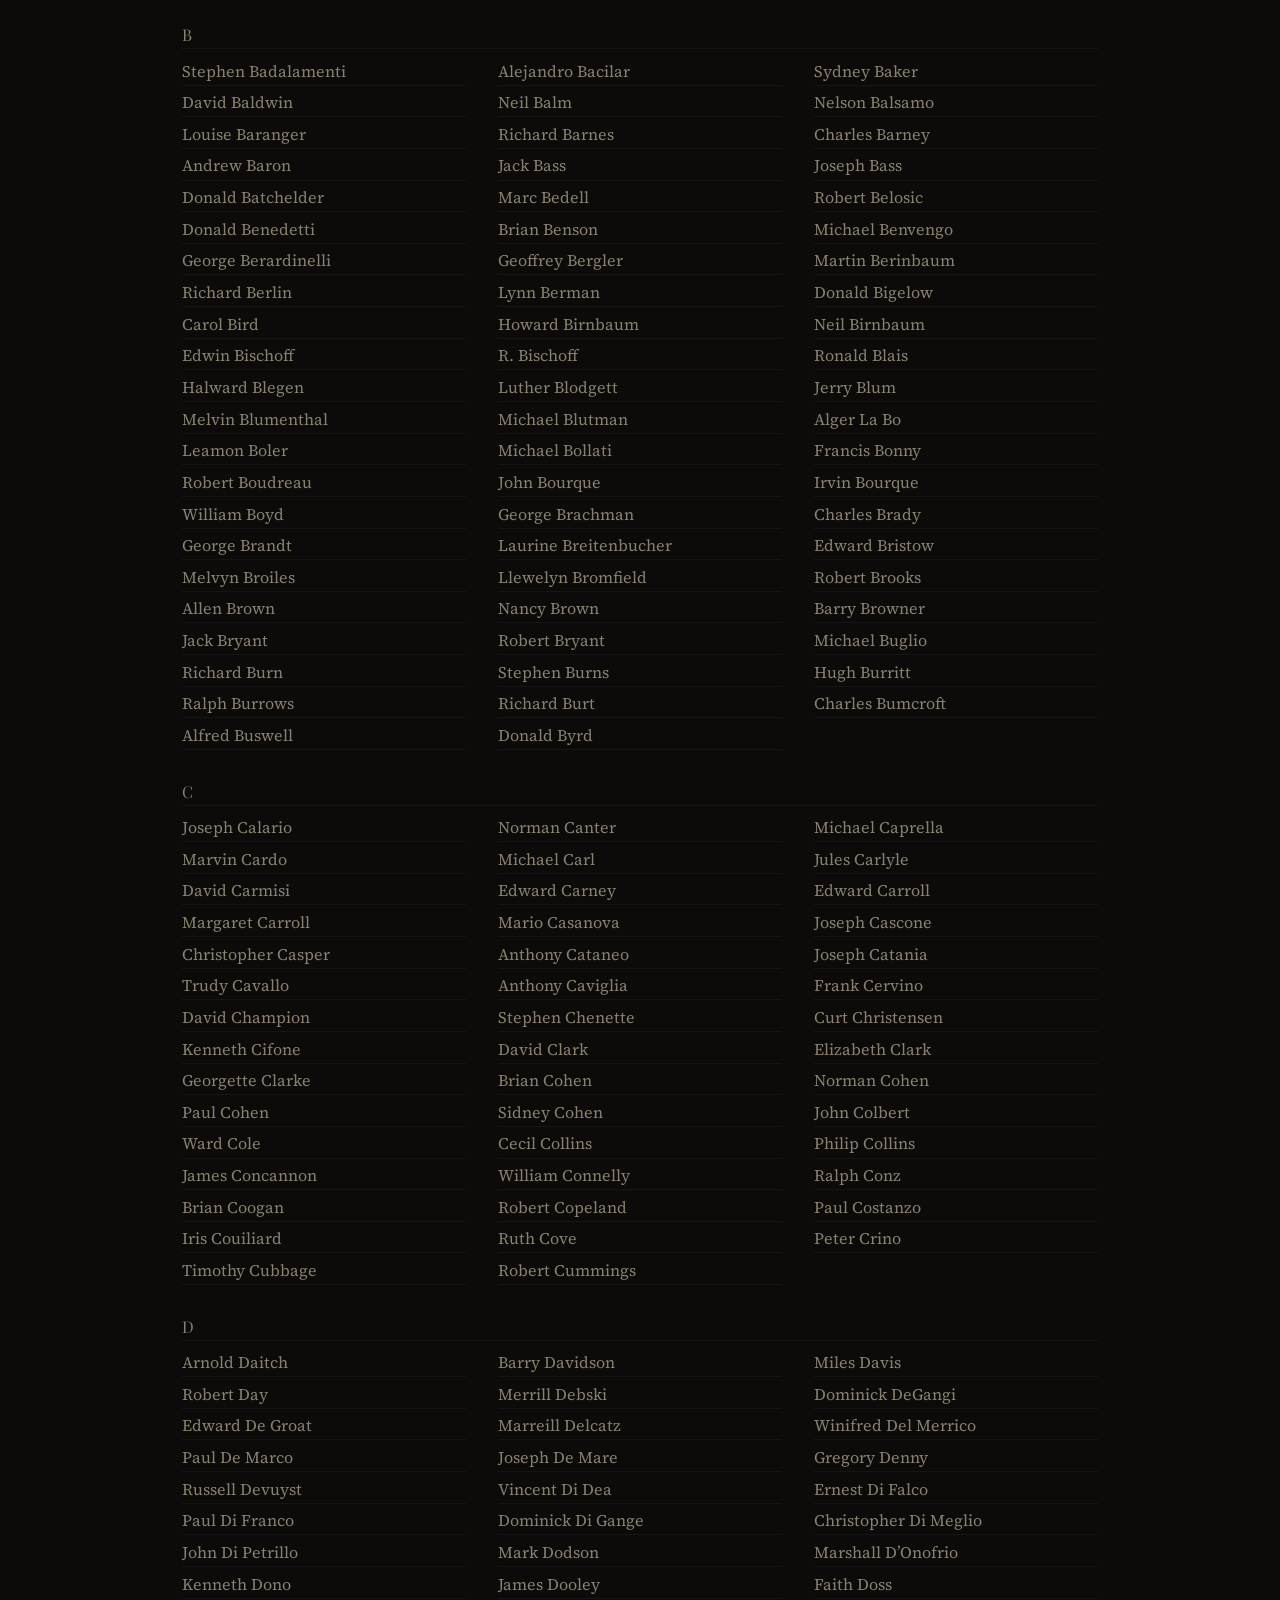
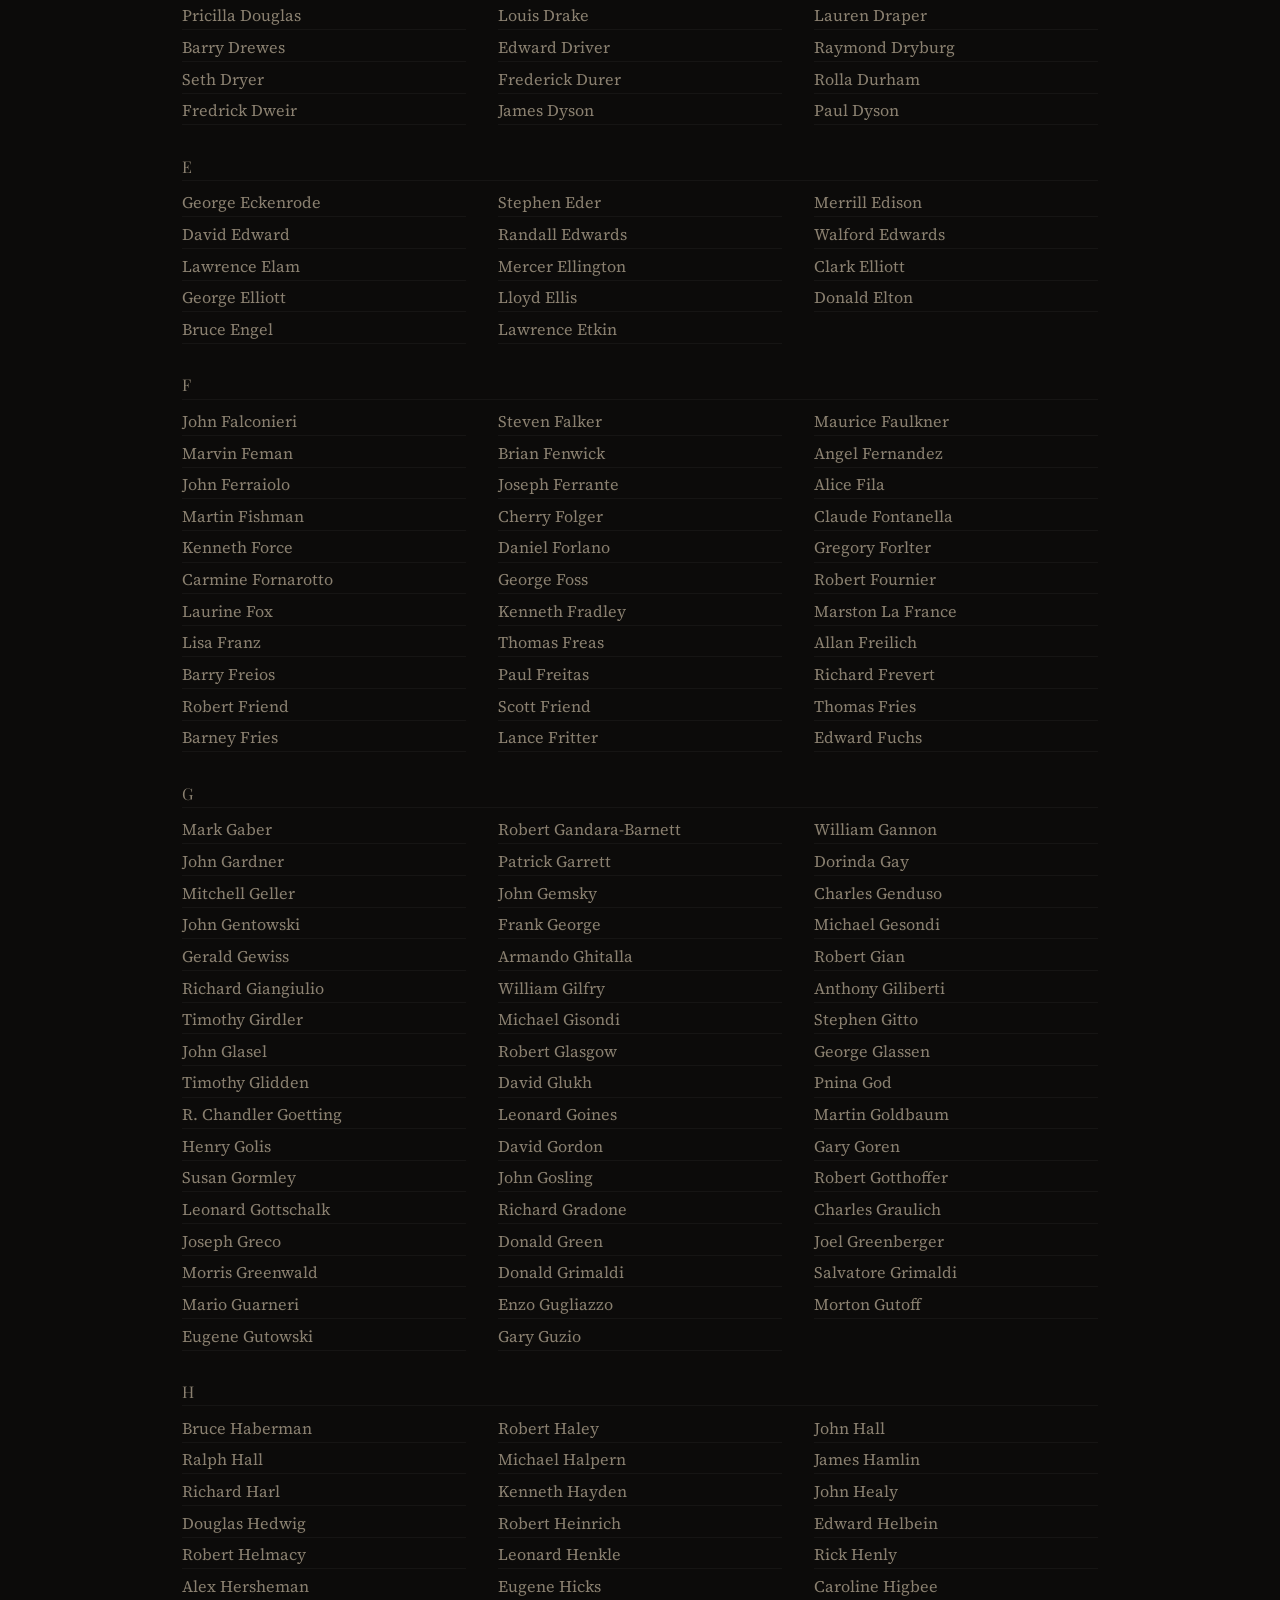
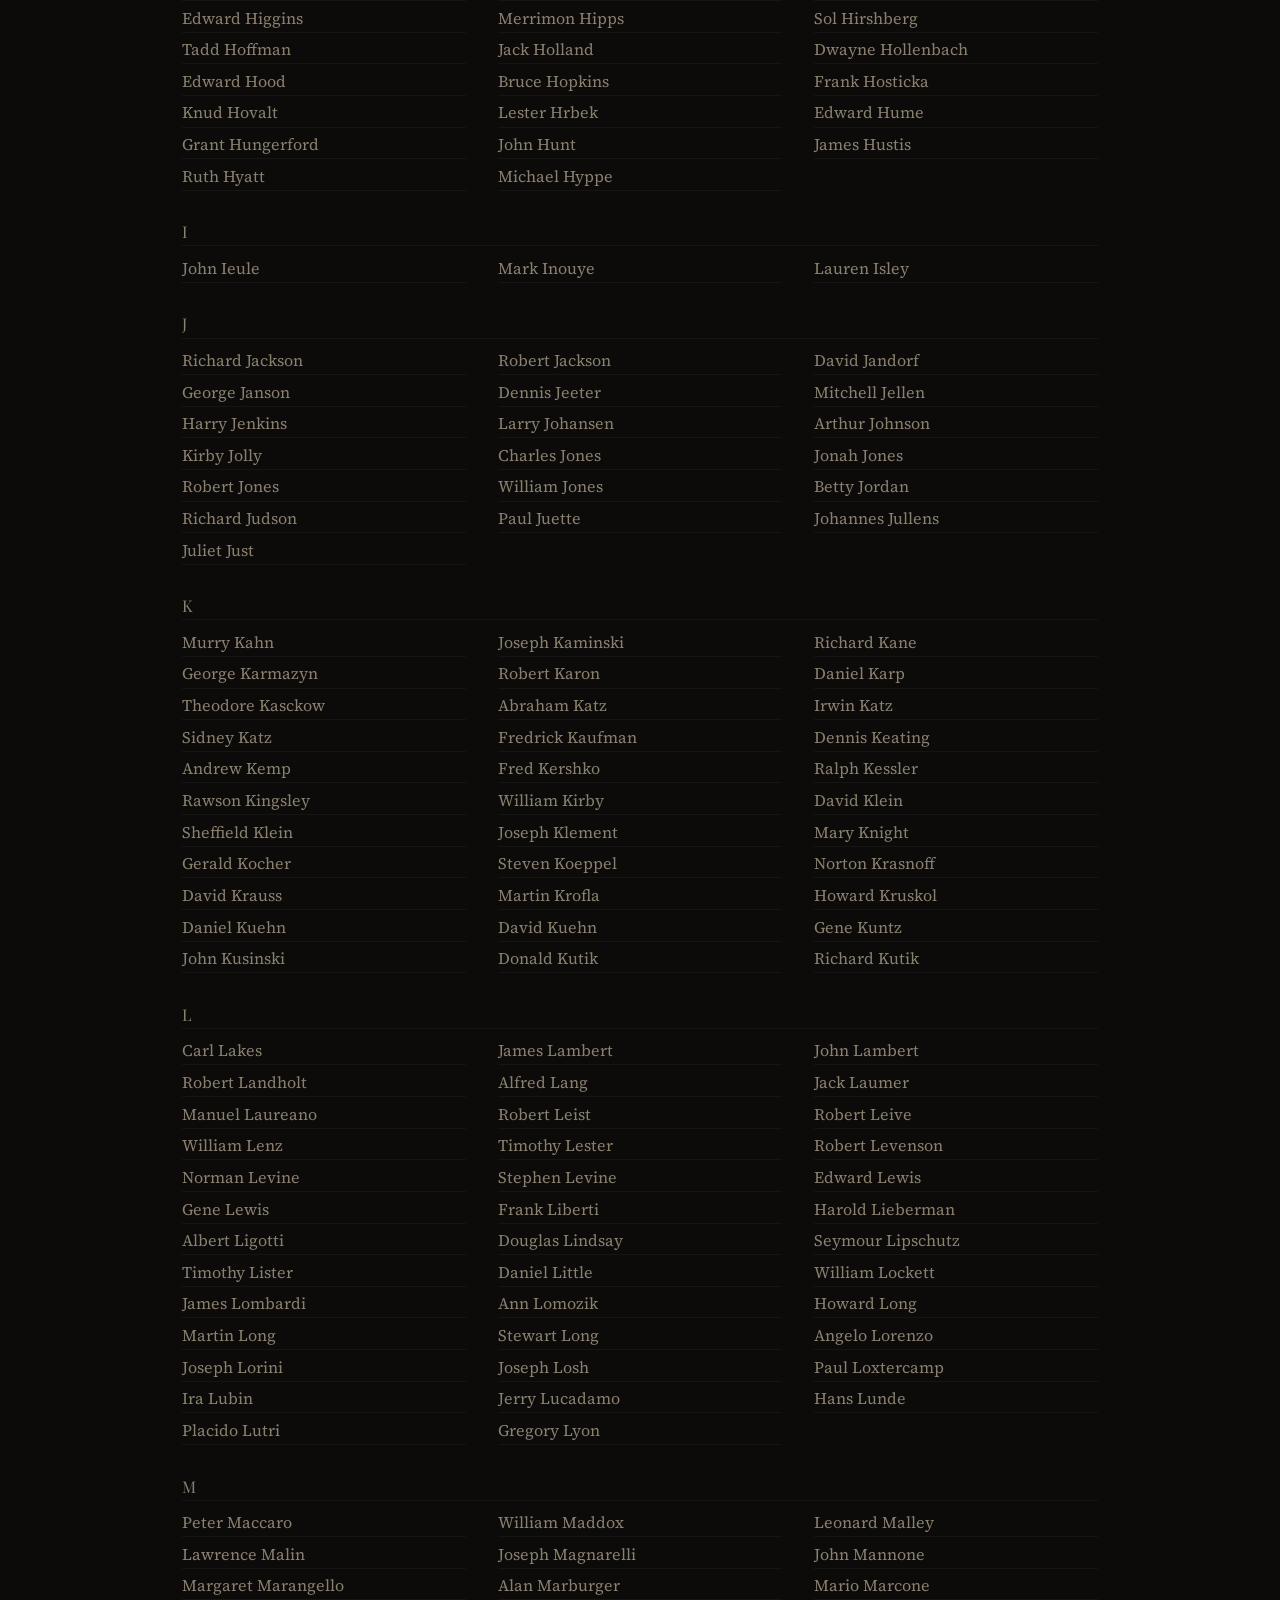
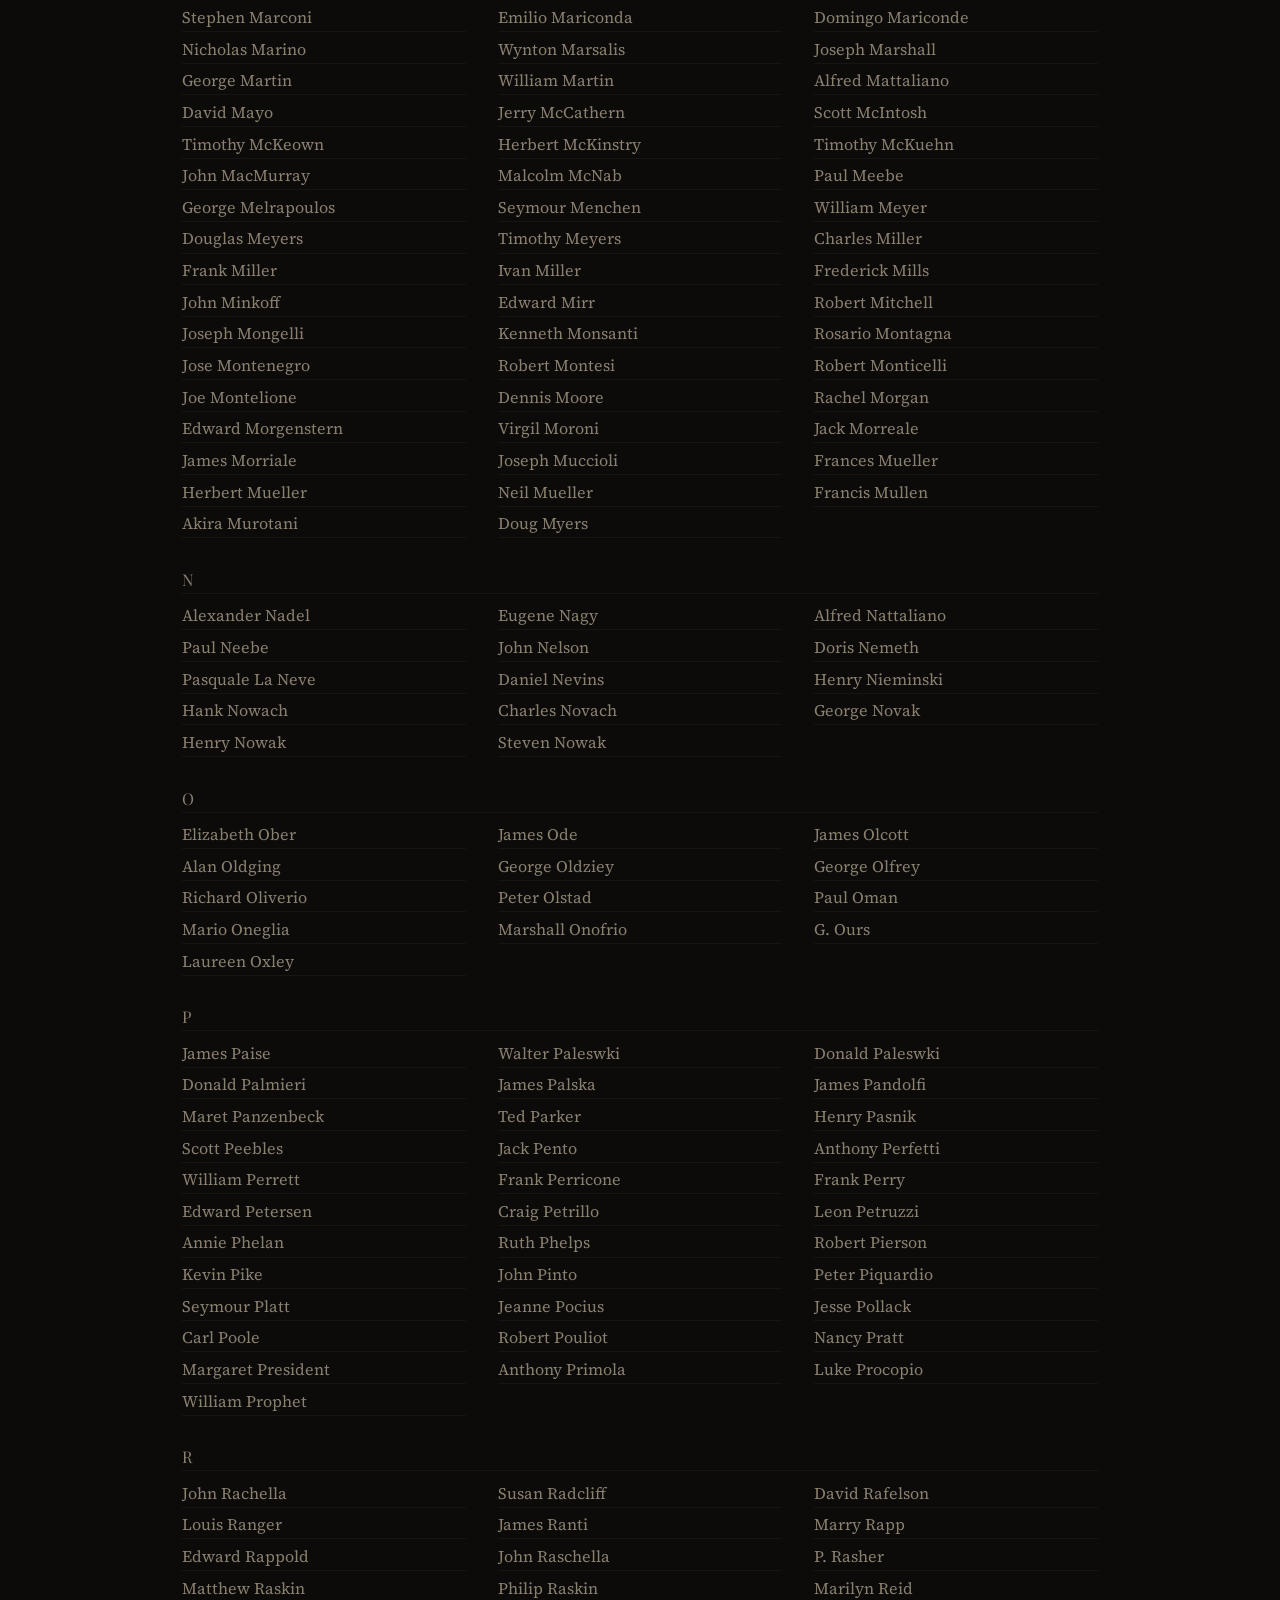
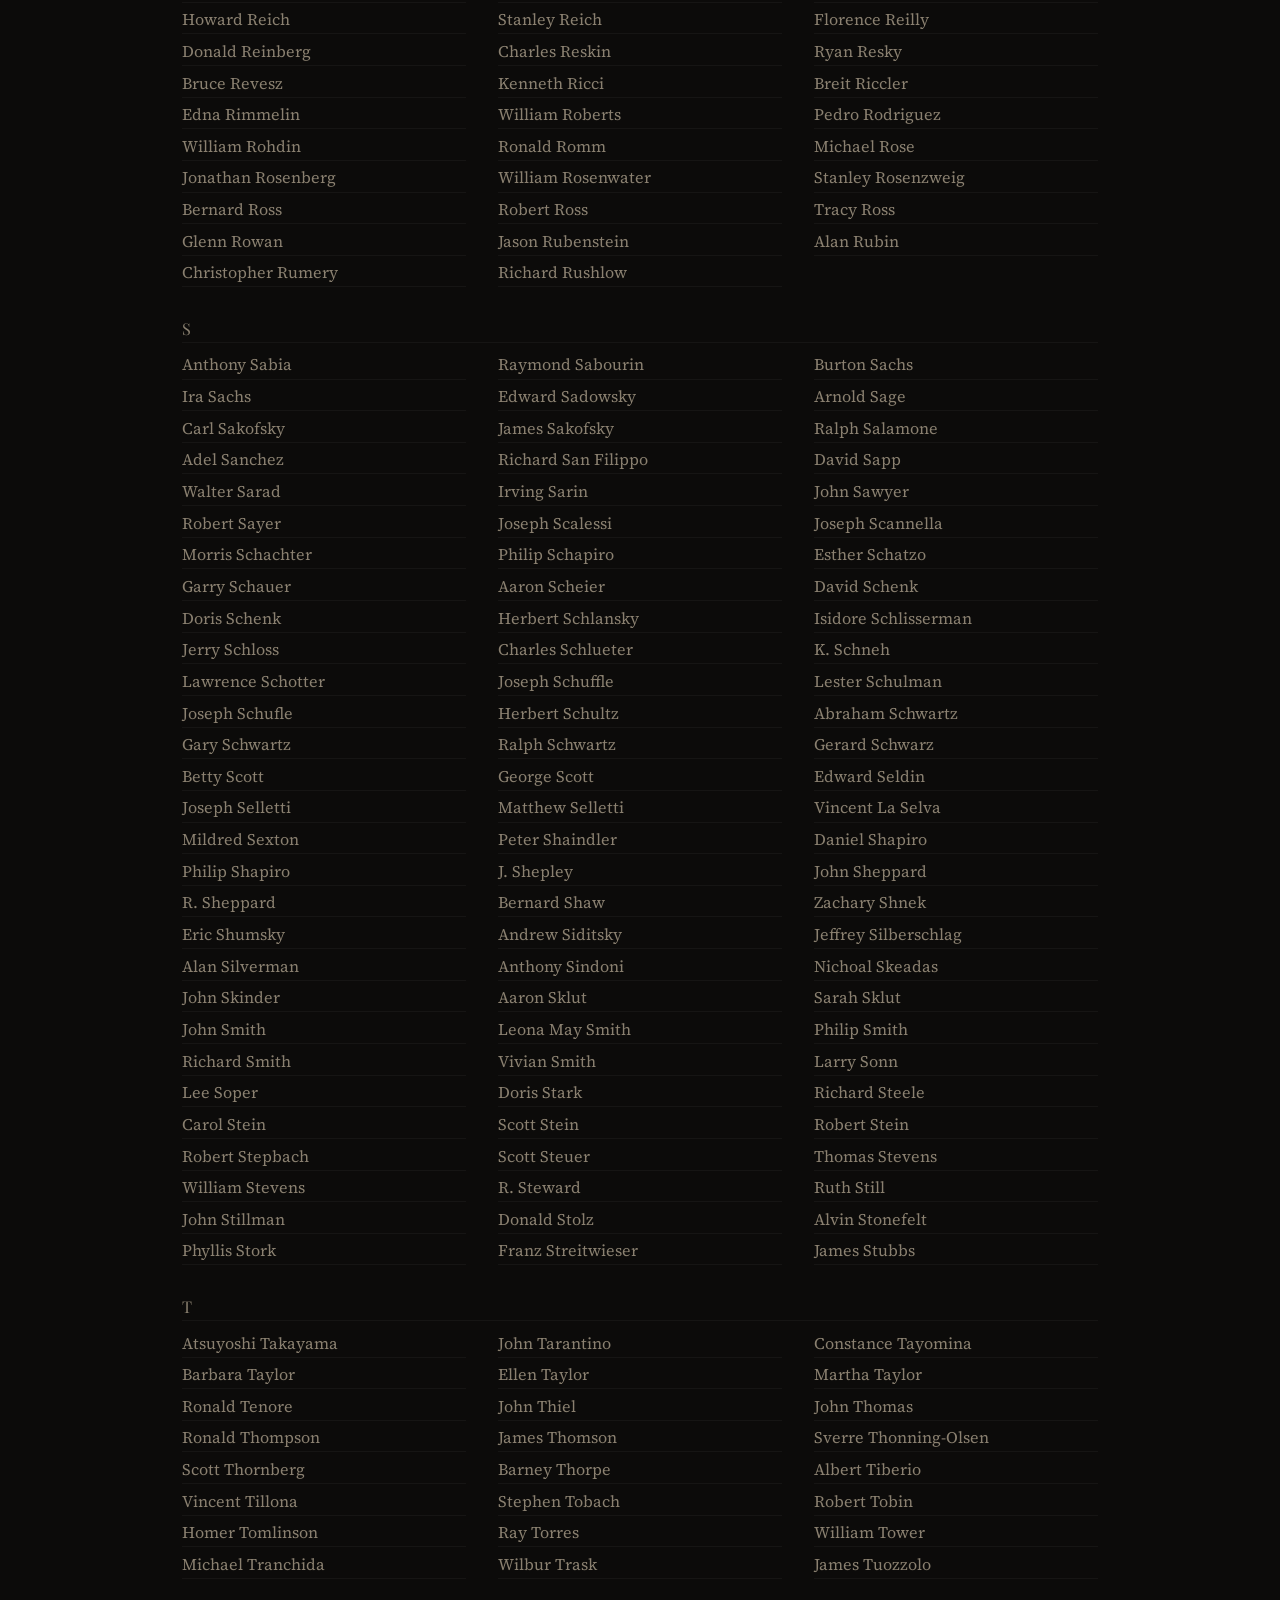
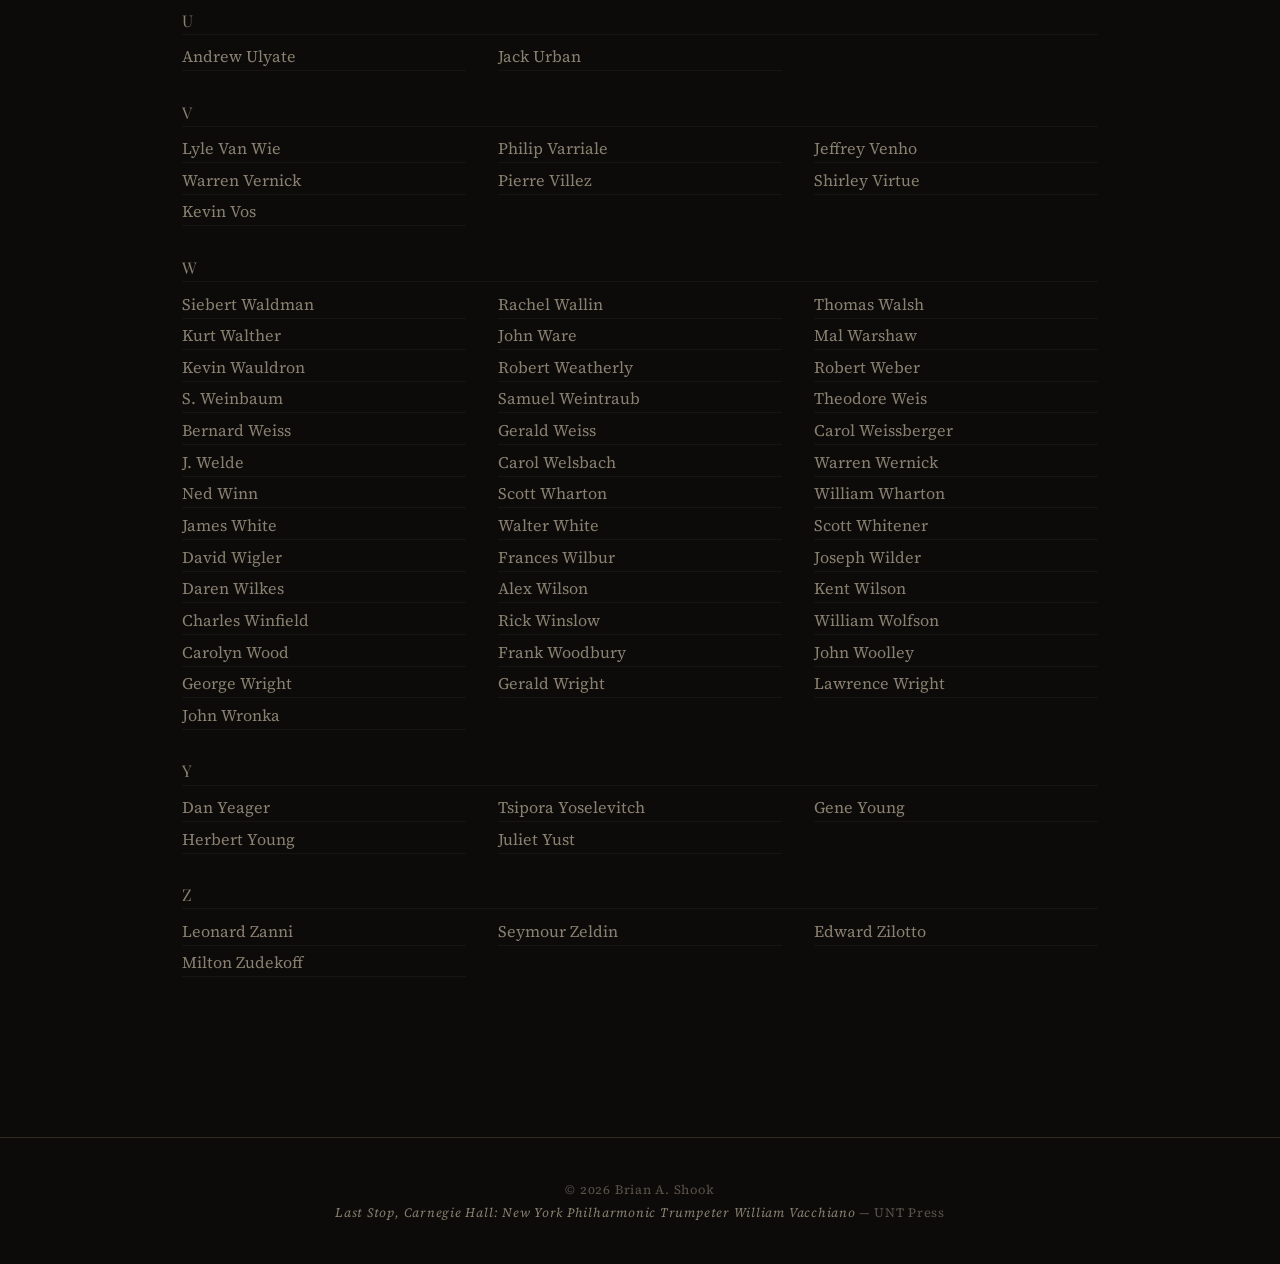
<file: students.html>
<!DOCTYPE html>
<html lang="en">
<head>
  <meta charset="UTF-8">
  <meta name="viewport" content="width=device-width, initial-scale=1.0">
  <title>Student List — William Vacchiano</title>
  <meta name="description" content="A comprehensive list of William Vacchiano's students, derived from Juilliard and Manhattan School archives.">
  <meta property="og:type" content="website">
  <meta property="og:site_name" content="William Vacchiano">
  <meta property="og:title" content="Student List — William Vacchiano">
  <meta property="og:description" content="A comprehensive alphabetical record of William Vacchiano's students, derived from Juilliard and Manhattan School archives.">
  <link rel="preconnect" href="https://fonts.googleapis.com">
  <link rel="preconnect" href="https://fonts.gstatic.com" crossorigin>
  <link rel="stylesheet" href="https://fonts.googleapis.com/css2?family=Playfair+Display:ital,wght@0,400;0,600;0,700;1,400;1,600&family=Source+Serif+4:ital,opsz,wght@0,8..60,400;0,8..60,500;0,8..60,600;1,8..60,400;1,8..60,500;1,8..60,600&family=Montserrat:wght@600;700&display=swap">
  <link rel="stylesheet" href="css/style.css">
</head>
<body>

<header class="site-header">
  <div class="header-inner">
    <a href="index.html" class="site-title">William <span>Vacchiano</span></a>
    <button type="button" class="nav-toggle" aria-label="Toggle navigation" aria-expanded="false">
      <span></span><span></span><span></span>
    </button>
  </div>
</header>

<nav class="site-nav" aria-label="Main navigation">
  <a href="index.html">Home</a>
  <a href="teacher.html">The Teacher</a>
  <a href="lineage.html">Lineage</a>
  <a href="influence.html">Influence</a>
  <a href="students.html">Students</a>
  <a href="timeline.html">Timeline</a>
  <a href="quotes.html">Quotes</a>
  <a href="photos.html">Photos</a>
  <a href="watch.html">Interviews</a>
  <a href="recordings.html">Recordings</a>
  <a href="biography.html">Biography</a>
  <a href="contact.html">Contact</a>
</nav>

<main>
  <div class="page-header" style="padding-bottom: 1.5rem;">
    <div class="container">
      <p class="eyebrow">Scholarly Record</p>
      <h1>Student List</h1>
      <p class="subtitle">A comprehensive record of William Vacchiano&rsquo;s students</p>
    </div>
  </div>

  <div class="page-content" style="padding-top: 0;">
    <div class="container">

      <div class="quote-hero">
        <p>&ldquo;William Vacchiano has passed along his craft to enough trumpet players to populate a small city.&rdquo;</p>
        <cite>Michael Meckna</cite>
      </div>

      <span class="gold-rule"></span>

      <div class="section prose">
        <p>This list is derived from the following sources: The Juilliard School Archives, Manhattan School of Music Archives, &ldquo;William Vacchiano, An Appreciative Recollection on His 83rd Birthday: 23 May 1995&rdquo; by Andr&eacute; M. Smith (<em>ITG Journal</em>, May 1995), &ldquo;Tribute to Bill&rdquo; by Ed Treutel, and Vacchiano&rsquo;s method books <em>Trumpet Routines</em> and <em>Moving Transposition</em>, as well as Vacchiano&rsquo;s &ldquo;Personal Notes and Memoirs&rdquo; collected and edited by Brian Shook.</p>
      </div>

      <div class="inline-photo">
        <img src="images/photo-1052.jpg" alt="Vacchiano Telling Stories at His B-day Party at Juilliard">
        <figcaption>Vacchiano Telling Stories at His Birthday Party at Juilliard</figcaption>
      </div>

      <span class="gold-rule"></span>

      <ul class="student-list">

        <li class="student-alpha-header">A</li>
        <li>John Abrahamson</li><li>Mark Adler</li><li>J. Ailey</li>
        <li>W. Carl Albach</li><li>Jeffrey Albright</li><li>Joseph Albright</li>
        <li>Joseph Alessi, Sr.</li><li>Jesse Alexander</li><li>Ralph Aliano</li>
        <li>Dean Alspaugh</li><li>Edward Altshuler</li><li>Richard Ames</li>
        <li>Edward Ampusat</li><li>Donald Angelica</li><li>David Anderson</li>
        <li>Janis Anderson</li><li>Lane Anderson</li><li>Ronald Anderson</li>
        <li>Joseph Andrucci</li><li>Joseph Andruzak</li><li>Lorenzo Angelo</li>
        <li>Marc Angelone</li><li>George Apostolos</li><li>Irwin Applebaum</li>
        <li>John Arant</li><li>Charles Arena</li><li>Jerome Austin</li>
        <li>Anthony Aversa</li><li>Kenneth Ayden</li>

        <li class="student-alpha-header">B</li>
        <li>Stephen Badalamenti</li><li>Alejandro Bacilar</li><li>Sydney Baker</li>
        <li>David Baldwin</li><li>Neil Balm</li><li>Nelson Balsamo</li>
        <li>Louise Baranger</li><li>Richard Barnes</li><li>Charles Barney</li>
        <li>Andrew Baron</li><li>Jack Bass</li><li>Joseph Bass</li>
        <li>Donald Batchelder</li><li>Marc Bedell</li><li>Robert Belosic</li>
        <li>Donald Benedetti</li><li>Brian Benson</li><li>Michael Benvengo</li>
        <li>George Berardinelli</li><li>Geoffrey Bergler</li><li>Martin Berinbaum</li>
        <li>Richard Berlin</li><li>Lynn Berman</li><li>Donald Bigelow</li>
        <li>Carol Bird</li><li>Howard Birnbaum</li><li>Neil Birnbaum</li>
        <li>Edwin Bischoff</li><li>R. Bischoff</li><li>Ronald Blais</li>
        <li>Halward Blegen</li><li>Luther Blodgett</li><li>Jerry Blum</li>
        <li>Melvin Blumenthal</li><li>Michael Blutman</li><li>Alger La Bo</li>
        <li>Leamon Boler</li><li>Michael Bollati</li><li>Francis Bonny</li>
        <li>Robert Boudreau</li><li>John Bourque</li><li>Irvin Bourque</li>
        <li>William Boyd</li><li>George Brachman</li><li>Charles Brady</li>
        <li>George Brandt</li><li>Laurine Breitenbucher</li><li>Edward Bristow</li>
        <li>Melvyn Broiles</li><li>Llewelyn Bromfield</li><li>Robert Brooks</li>
        <li>Allen Brown</li><li>Nancy Brown</li><li>Barry Browner</li>
        <li>Jack Bryant</li><li>Robert Bryant</li><li>Michael Buglio</li>
        <li>Richard Burn</li><li>Stephen Burns</li><li>Hugh Burritt</li>
        <li>Ralph Burrows</li><li>Richard Burt</li><li>Charles Bumcroft</li>
        <li>Alfred Buswell</li><li>Donald Byrd</li>

        <li class="student-alpha-header">C</li>
        <li>Joseph Calario</li><li>Norman Canter</li><li>Michael Caprella</li>
        <li>Marvin Cardo</li><li>Michael Carl</li><li>Jules Carlyle</li>
        <li>David Carmisi</li><li>Edward Carney</li><li>Edward Carroll</li>
        <li>Margaret Carroll</li><li>Mario Casanova</li><li>Joseph Cascone</li>
        <li>Christopher Casper</li><li>Anthony Cataneo</li><li>Joseph Catania</li>
        <li>Trudy Cavallo</li><li>Anthony Caviglia</li><li>Frank Cervino</li>
        <li>David Champion</li><li>Stephen Chenette</li><li>Curt Christensen</li>
        <li>Kenneth Cifone</li><li>David Clark</li><li>Elizabeth Clark</li>
        <li>Georgette Clarke</li><li>Brian Cohen</li><li>Norman Cohen</li>
        <li>Paul Cohen</li><li>Sidney Cohen</li><li>John Colbert</li>
        <li>Ward Cole</li><li>Cecil Collins</li><li>Philip Collins</li>
        <li>James Concannon</li><li>William Connelly</li><li>Ralph Conz</li>
        <li>Brian Coogan</li><li>Robert Copeland</li><li>Paul Costanzo</li>
        <li>Iris Couiliard</li><li>Ruth Cove</li><li>Peter Crino</li>
        <li>Timothy Cubbage</li><li>Robert Cummings</li>

        <li class="student-alpha-header">D</li>
        <li>Arnold Daitch</li><li>Barry Davidson</li><li>Miles Davis</li>
        <li>Robert Day</li><li>Merrill Debski</li><li>Dominick DeGangi</li>
        <li>Edward De Groat</li><li>Marreill Delcatz</li><li>Winifred Del Merrico</li>
        <li>Paul De Marco</li><li>Joseph De Mare</li><li>Gregory Denny</li>
        <li>Russell Devuyst</li><li>Vincent Di Dea</li><li>Ernest Di Falco</li>
        <li>Paul Di Franco</li><li>Dominick Di Gange</li><li>Christopher Di Meglio</li>
        <li>John Di Petrillo</li><li>Mark Dodson</li><li>Marshall D&rsquo;Onofrio</li>
        <li>Kenneth Dono</li><li>James Dooley</li><li>Faith Doss</li>
        <li>Pricilla Douglas</li><li>Louis Drake</li><li>Lauren Draper</li>
        <li>Barry Drewes</li><li>Edward Driver</li><li>Raymond Dryburg</li>
        <li>Seth Dryer</li><li>Frederick Durer</li><li>Rolla Durham</li>
        <li>Fredrick Dweir</li><li>James Dyson</li><li>Paul Dyson</li>

        <li class="student-alpha-header">E</li>
        <li>George Eckenrode</li><li>Stephen Eder</li><li>Merrill Edison</li>
        <li>David Edward</li><li>Randall Edwards</li><li>Walford Edwards</li>
        <li>Lawrence Elam</li><li>Mercer Ellington</li><li>Clark Elliott</li>
        <li>George Elliott</li><li>Lloyd Ellis</li><li>Donald Elton</li>
        <li>Bruce Engel</li><li>Lawrence Etkin</li>

        <li class="student-alpha-header">F</li>
        <li>John Falconieri</li><li>Steven Falker</li><li>Maurice Faulkner</li>
        <li>Marvin Feman</li><li>Brian Fenwick</li><li>Angel Fernandez</li>
        <li>John Ferraiolo</li><li>Joseph Ferrante</li><li>Alice Fila</li>
        <li>Martin Fishman</li><li>Cherry Folger</li><li>Claude Fontanella</li>
        <li>Kenneth Force</li><li>Daniel Forlano</li><li>Gregory Forlter</li>
        <li>Carmine Fornarotto</li><li>George Foss</li><li>Robert Fournier</li>
        <li>Laurine Fox</li><li>Kenneth Fradley</li><li>Marston La France</li>
        <li>Lisa Franz</li><li>Thomas Freas</li><li>Allan Freilich</li>
        <li>Barry Freios</li><li>Paul Freitas</li><li>Richard Frevert</li>
        <li>Robert Friend</li><li>Scott Friend</li><li>Thomas Fries</li>
        <li>Barney Fries</li><li>Lance Fritter</li><li>Edward Fuchs</li>

        <li class="student-alpha-header">G</li>
        <li>Mark Gaber</li><li>Robert Gandara-Barnett</li><li>William Gannon</li>
        <li>John Gardner</li><li>Patrick Garrett</li><li>Dorinda Gay</li>
        <li>Mitchell Geller</li><li>John Gemsky</li><li>Charles Genduso</li>
        <li>John Gentowski</li><li>Frank George</li><li>Michael Gesondi</li>
        <li>Gerald Gewiss</li><li>Armando Ghitalla</li><li>Robert Gian</li>
        <li>Richard Giangiulio</li><li>William Gilfry</li><li>Anthony Giliberti</li>
        <li>Timothy Girdler</li><li>Michael Gisondi</li><li>Stephen Gitto</li>
        <li>John Glasel</li><li>Robert Glasgow</li><li>George Glassen</li>
        <li>Timothy Glidden</li><li>David Glukh</li><li>Pnina God</li>
        <li>R. Chandler Goetting</li><li>Leonard Goines</li><li>Martin Goldbaum</li>
        <li>Henry Golis</li><li>David Gordon</li><li>Gary Goren</li>
        <li>Susan Gormley</li><li>John Gosling</li><li>Robert Gotthoffer</li>
        <li>Leonard Gottschalk</li><li>Richard Gradone</li><li>Charles Graulich</li>
        <li>Joseph Greco</li><li>Donald Green</li><li>Joel Greenberger</li>
        <li>Morris Greenwald</li><li>Donald Grimaldi</li><li>Salvatore Grimaldi</li>
        <li>Mario Guarneri</li><li>Enzo Gugliazzo</li><li>Morton Gutoff</li>
        <li>Eugene Gutowski</li><li>Gary Guzio</li>

        <li class="student-alpha-header">H</li>
        <li>Bruce Haberman</li><li>Robert Haley</li><li>John Hall</li>
        <li>Ralph Hall</li><li>Michael Halpern</li><li>James Hamlin</li>
        <li>Richard Harl</li><li>Kenneth Hayden</li><li>John Healy</li>
        <li>Douglas Hedwig</li><li>Robert Heinrich</li><li>Edward Helbein</li>
        <li>Robert Helmacy</li><li>Leonard Henkle</li><li>Rick Henly</li>
        <li>Alex Hersheman</li><li>Eugene Hicks</li><li>Caroline Higbee</li>
        <li>Edward Higgins</li><li>Merrimon Hipps</li><li>Sol Hirshberg</li>
        <li>Tadd Hoffman</li><li>Jack Holland</li><li>Dwayne Hollenbach</li>
        <li>Edward Hood</li><li>Bruce Hopkins</li><li>Frank Hosticka</li>
        <li>Knud Hovalt</li><li>Lester Hrbek</li><li>Edward Hume</li>
        <li>Grant Hungerford</li><li>John Hunt</li><li>James Hustis</li>
        <li>Ruth Hyatt</li><li>Michael Hyppe</li>

        <li class="student-alpha-header">I</li>
        <li>John Ieule</li><li>Mark Inouye</li><li>Lauren Isley</li>

        <li class="student-alpha-header">J</li>
        <li>Richard Jackson</li><li>Robert Jackson</li><li>David Jandorf</li>
        <li>George Janson</li><li>Dennis Jeeter</li><li>Mitchell Jellen</li>
        <li>Harry Jenkins</li><li>Larry Johansen</li><li>Arthur Johnson</li>
        <li>Kirby Jolly</li><li>Charles Jones</li><li>Jonah Jones</li>
        <li>Robert Jones</li><li>William Jones</li><li>Betty Jordan</li>
        <li>Richard Judson</li><li>Paul Juette</li><li>Johannes Jullens</li>
        <li>Juliet Just</li>

        <li class="student-alpha-header">K</li>
        <li>Murry Kahn</li><li>Joseph Kaminski</li><li>Richard Kane</li>
        <li>George Karmazyn</li><li>Robert Karon</li><li>Daniel Karp</li>
        <li>Theodore Kasckow</li><li>Abraham Katz</li><li>Irwin Katz</li>
        <li>Sidney Katz</li><li>Fredrick Kaufman</li><li>Dennis Keating</li>
        <li>Andrew Kemp</li><li>Fred Kershko</li><li>Ralph Kessler</li>
        <li>Rawson Kingsley</li><li>William Kirby</li><li>David Klein</li>
        <li>Sheffield Klein</li><li>Joseph Klement</li><li>Mary Knight</li>
        <li>Gerald Kocher</li><li>Steven Koeppel</li><li>Norton Krasnoff</li>
        <li>David Krauss</li><li>Martin Krofla</li><li>Howard Kruskol</li>
        <li>Daniel Kuehn</li><li>David Kuehn</li><li>Gene Kuntz</li>
        <li>John Kusinski</li><li>Donald Kutik</li><li>Richard Kutik</li>

        <li class="student-alpha-header">L</li>
        <li>Carl Lakes</li><li>James Lambert</li><li>John Lambert</li>
        <li>Robert Landholt</li><li>Alfred Lang</li><li>Jack Laumer</li>
        <li>Manuel Laureano</li><li>Robert Leist</li><li>Robert Leive</li>
        <li>William Lenz</li><li>Timothy Lester</li><li>Robert Levenson</li>
        <li>Norman Levine</li><li>Stephen Levine</li><li>Edward Lewis</li>
        <li>Gene Lewis</li><li>Frank Liberti</li><li>Harold Lieberman</li>
        <li>Albert Ligotti</li><li>Douglas Lindsay</li><li>Seymour Lipschutz</li>
        <li>Timothy Lister</li><li>Daniel Little</li><li>William Lockett</li>
        <li>James Lombardi</li><li>Ann Lomozik</li><li>Howard Long</li>
        <li>Martin Long</li><li>Stewart Long</li><li>Angelo Lorenzo</li>
        <li>Joseph Lorini</li><li>Joseph Losh</li><li>Paul Loxtercamp</li>
        <li>Ira Lubin</li><li>Jerry Lucadamo</li><li>Hans Lunde</li>
        <li>Placido Lutri</li><li>Gregory Lyon</li>

        <li class="student-alpha-header">M</li>
        <li>Peter Maccaro</li><li>William Maddox</li><li>Leonard Malley</li>
        <li>Lawrence Malin</li><li>Joseph Magnarelli</li><li>John Mannone</li>
        <li>Margaret Marangello</li><li>Alan Marburger</li><li>Mario Marcone</li>
        <li>Stephen Marconi</li><li>Emilio Mariconda</li><li>Domingo Mariconde</li>
        <li>Nicholas Marino</li><li>Wynton Marsalis</li><li>Joseph Marshall</li>
        <li>George Martin</li><li>William Martin</li><li>Alfred Mattaliano</li>
        <li>David Mayo</li><li>Jerry McCathern</li><li>Scott McIntosh</li>
        <li>Timothy McKeown</li><li>Herbert McKinstry</li><li>Timothy McKuehn</li>
        <li>John MacMurray</li><li>Malcolm McNab</li><li>Paul Meebe</li>
        <li>George Melrapoulos</li><li>Seymour Menchen</li><li>William Meyer</li>
        <li>Douglas Meyers</li><li>Timothy Meyers</li><li>Charles Miller</li>
        <li>Frank Miller</li><li>Ivan Miller</li><li>Frederick Mills</li>
        <li>John Minkoff</li><li>Edward Mirr</li><li>Robert Mitchell</li>
        <li>Joseph Mongelli</li><li>Kenneth Monsanti</li><li>Rosario Montagna</li>
        <li>Jose Montenegro</li><li>Robert Montesi</li><li>Robert Monticelli</li>
        <li>Joe Montelione</li><li>Dennis Moore</li><li>Rachel Morgan</li>
        <li>Edward Morgenstern</li><li>Virgil Moroni</li><li>Jack Morreale</li>
        <li>James Morriale</li><li>Joseph Muccioli</li><li>Frances Mueller</li>
        <li>Herbert Mueller</li><li>Neil Mueller</li><li>Francis Mullen</li>
        <li>Akira Murotani</li><li>Doug Myers</li>

        <li class="student-alpha-header">N</li>
        <li>Alexander Nadel</li><li>Eugene Nagy</li><li>Alfred Nattaliano</li>
        <li>Paul Neebe</li><li>John Nelson</li><li>Doris Nemeth</li>
        <li>Pasquale La Neve</li><li>Daniel Nevins</li><li>Henry Nieminski</li>
        <li>Hank Nowach</li><li>Charles Novach</li><li>George Novak</li>
        <li>Henry Nowak</li><li>Steven Nowak</li>

        <li class="student-alpha-header">O</li>
        <li>Elizabeth Ober</li><li>James Ode</li><li>James Olcott</li>
        <li>Alan Oldging</li><li>George Oldziey</li><li>George Olfrey</li>
        <li>Richard Oliverio</li><li>Peter Olstad</li><li>Paul Oman</li>
        <li>Mario Oneglia</li><li>Marshall Onofrio</li><li>G. Ours</li>
        <li>Laureen Oxley</li>

        <li class="student-alpha-header">P</li>
        <li>James Paise</li><li>Walter Paleswki</li><li>Donald Paleswki</li>
        <li>Donald Palmieri</li><li>James Palska</li><li>James Pandolfi</li>
        <li>Maret Panzenbeck</li><li>Ted Parker</li><li>Henry Pasnik</li>
        <li>Scott Peebles</li><li>Jack Pento</li><li>Anthony Perfetti</li>
        <li>William Perrett</li><li>Frank Perricone</li><li>Frank Perry</li>
        <li>Edward Petersen</li><li>Craig Petrillo</li><li>Leon Petruzzi</li>
        <li>Annie Phelan</li><li>Ruth Phelps</li><li>Robert Pierson</li>
        <li>Kevin Pike</li><li>John Pinto</li><li>Peter Piquardio</li>
        <li>Seymour Platt</li><li>Jeanne Pocius</li><li>Jesse Pollack</li>
        <li>Carl Poole</li><li>Robert Pouliot</li><li>Nancy Pratt</li>
        <li>Margaret President</li><li>Anthony Primola</li><li>Luke Procopio</li>
        <li>William Prophet</li>

        <li class="student-alpha-header">R</li>
        <li>John Rachella</li><li>Susan Radcliff</li><li>David Rafelson</li>
        <li>Louis Ranger</li><li>James Ranti</li><li>Marry Rapp</li>
        <li>Edward Rappold</li><li>John Raschella</li><li>P. Rasher</li>
        <li>Matthew Raskin</li><li>Philip Raskin</li><li>Marilyn Reid</li>
        <li>Howard Reich</li><li>Stanley Reich</li><li>Florence Reilly</li>
        <li>Donald Reinberg</li><li>Charles Reskin</li><li>Ryan Resky</li>
        <li>Bruce Revesz</li><li>Kenneth Ricci</li><li>Breit Riccler</li>
        <li>Edna Rimmelin</li><li>William Roberts</li><li>Pedro Rodriguez</li>
        <li>William Rohdin</li><li>Ronald Romm</li><li>Michael Rose</li>
        <li>Jonathan Rosenberg</li><li>William Rosenwater</li><li>Stanley Rosenzweig</li>
        <li>Bernard Ross</li><li>Robert Ross</li><li>Tracy Ross</li>
        <li>Glenn Rowan</li><li>Jason Rubenstein</li><li>Alan Rubin</li>
        <li>Christopher Rumery</li><li>Richard Rushlow</li>

        <li class="student-alpha-header">S</li>
        <li>Anthony Sabia</li><li>Raymond Sabourin</li><li>Burton Sachs</li>
        <li>Ira Sachs</li><li>Edward Sadowsky</li><li>Arnold Sage</li>
        <li>Carl Sakofsky</li><li>James Sakofsky</li><li>Ralph Salamone</li>
        <li>Adel Sanchez</li><li>Richard San Filippo</li><li>David Sapp</li>
        <li>Walter Sarad</li><li>Irving Sarin</li><li>John Sawyer</li>
        <li>Robert Sayer</li><li>Joseph Scalessi</li><li>Joseph Scannella</li>
        <li>Morris Schachter</li><li>Philip Schapiro</li><li>Esther Schatzo</li>
        <li>Garry Schauer</li><li>Aaron Scheier</li><li>David Schenk</li>
        <li>Doris Schenk</li><li>Herbert Schlansky</li><li>Isidore Schlisserman</li>
        <li>Jerry Schloss</li><li>Charles Schlueter</li><li>K. Schneh</li>
        <li>Lawrence Schotter</li><li>Joseph Schuffle</li><li>Lester Schulman</li>
        <li>Joseph Schufle</li><li>Herbert Schultz</li><li>Abraham Schwartz</li>
        <li>Gary Schwartz</li><li>Ralph Schwartz</li><li>Gerard Schwarz</li>
        <li>Betty Scott</li><li>George Scott</li><li>Edward Seldin</li>
        <li>Joseph Selletti</li><li>Matthew Selletti</li><li>Vincent La Selva</li>
        <li>Mildred Sexton</li><li>Peter Shaindler</li><li>Daniel Shapiro</li>
        <li>Philip Shapiro</li><li>J. Shepley</li><li>John Sheppard</li>
        <li>R. Sheppard</li><li>Bernard Shaw</li><li>Zachary Shnek</li>
        <li>Eric Shumsky</li><li>Andrew Siditsky</li><li>Jeffrey Silberschlag</li>
        <li>Alan Silverman</li><li>Anthony Sindoni</li><li>Nichoal Skeadas</li>
        <li>John Skinder</li><li>Aaron Sklut</li><li>Sarah Sklut</li>
        <li>John Smith</li><li>Leona May Smith</li><li>Philip Smith</li>
        <li>Richard Smith</li><li>Vivian Smith</li><li>Larry Sonn</li>
        <li>Lee Soper</li><li>Doris Stark</li><li>Richard Steele</li>
        <li>Carol Stein</li><li>Scott Stein</li><li>Robert Stein</li>
        <li>Robert Stepbach</li><li>Scott Steuer</li><li>Thomas Stevens</li>
        <li>William Stevens</li><li>R. Steward</li><li>Ruth Still</li>
        <li>John Stillman</li><li>Donald Stolz</li><li>Alvin Stonefelt</li>
        <li>Phyllis Stork</li><li>Franz Streitwieser</li><li>James Stubbs</li>

        <li class="student-alpha-header">T</li>
        <li>Atsuyoshi Takayama</li><li>John Tarantino</li><li>Constance Tayomina</li>
        <li>Barbara Taylor</li><li>Ellen Taylor</li><li>Martha Taylor</li>
        <li>Ronald Tenore</li><li>John Thiel</li><li>John Thomas</li>
        <li>Ronald Thompson</li><li>James Thomson</li><li>Sverre Thonning-Olsen</li>
        <li>Scott Thornberg</li><li>Barney Thorpe</li><li>Albert Tiberio</li>
        <li>Vincent Tillona</li><li>Stephen Tobach</li><li>Robert Tobin</li>
        <li>Homer Tomlinson</li><li>Ray Torres</li><li>William Tower</li>
        <li>Michael Tranchida</li><li>Wilbur Trask</li><li>James Tuozzolo</li>

        <li class="student-alpha-header">U</li>
        <li>Andrew Ulyate</li><li>Jack Urban</li>

        <li class="student-alpha-header">V</li>
        <li>Lyle Van Wie</li><li>Philip Varriale</li><li>Jeffrey Venho</li>
        <li>Warren Vernick</li><li>Pierre Villez</li><li>Shirley Virtue</li>
        <li>Kevin Vos</li>

        <li class="student-alpha-header">W</li>
        <li>Siebert Waldman</li><li>Rachel Wallin</li><li>Thomas Walsh</li>
        <li>Kurt Walther</li><li>John Ware</li><li>Mal Warshaw</li>
        <li>Kevin Wauldron</li><li>Robert Weatherly</li><li>Robert Weber</li>
        <li>S. Weinbaum</li><li>Samuel Weintraub</li><li>Theodore Weis</li>
        <li>Bernard Weiss</li><li>Gerald Weiss</li><li>Carol Weissberger</li>
        <li>J. Welde</li><li>Carol Welsbach</li><li>Warren Wernick</li>
        <li>Ned Winn</li><li>Scott Wharton</li><li>William Wharton</li>
        <li>James White</li><li>Walter White</li><li>Scott Whitener</li>
        <li>David Wigler</li><li>Frances Wilbur</li><li>Joseph Wilder</li>
        <li>Daren Wilkes</li><li>Alex Wilson</li><li>Kent Wilson</li>
        <li>Charles Winfield</li><li>Rick Winslow</li><li>William Wolfson</li>
        <li>Carolyn Wood</li><li>Frank Woodbury</li><li>John Woolley</li>
        <li>George Wright</li><li>Gerald Wright</li><li>Lawrence Wright</li>
        <li>John Wronka</li>

        <li class="student-alpha-header">Y</li>
        <li>Dan Yeager</li><li>Tsipora Yoselevitch</li><li>Gene Young</li>
        <li>Herbert Young</li><li>Juliet Yust</li>

        <li class="student-alpha-header">Z</li>
        <li>Leonard Zanni</li><li>Seymour Zeldin</li><li>Edward Zilotto</li>
        <li>Milton Zudekoff</li>

      </ul>

    </div>
  </div>
</main>

<footer class="site-footer">
  <div class="container">
    <p>&copy; 2026 Brian A. Shook<br>
    <a href="https://www.amazon.com/Last-Stop-Carnegie-Hall-Philharmonic/dp/1574413066/ref=cm_cr_arp_d_product_top?ie=UTF8"><em>Last Stop, Carnegie Hall: New York Philharmonic Trumpeter William Vacchiano</em></a> &mdash; UNT Press</p>
  </div>
</footer>

<script src="js/main.js"></script>
</body>
</html>
</file>
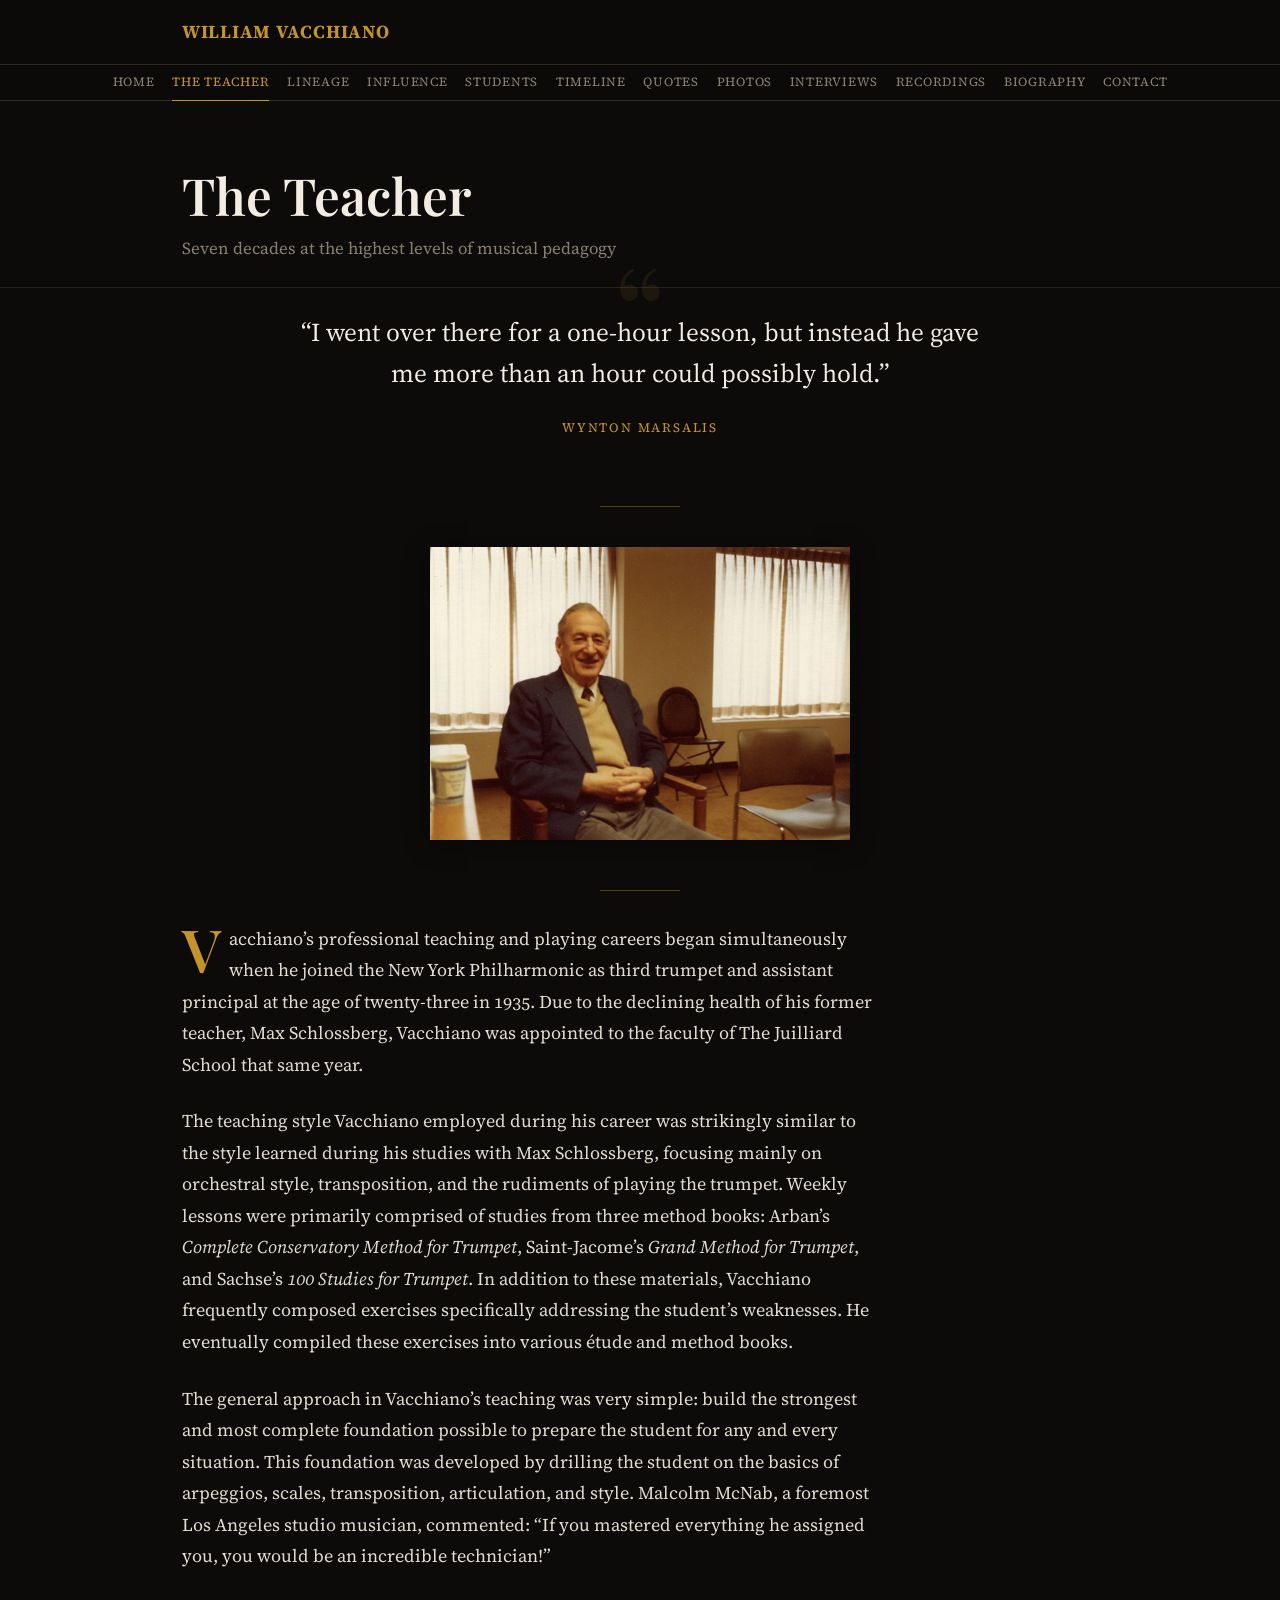
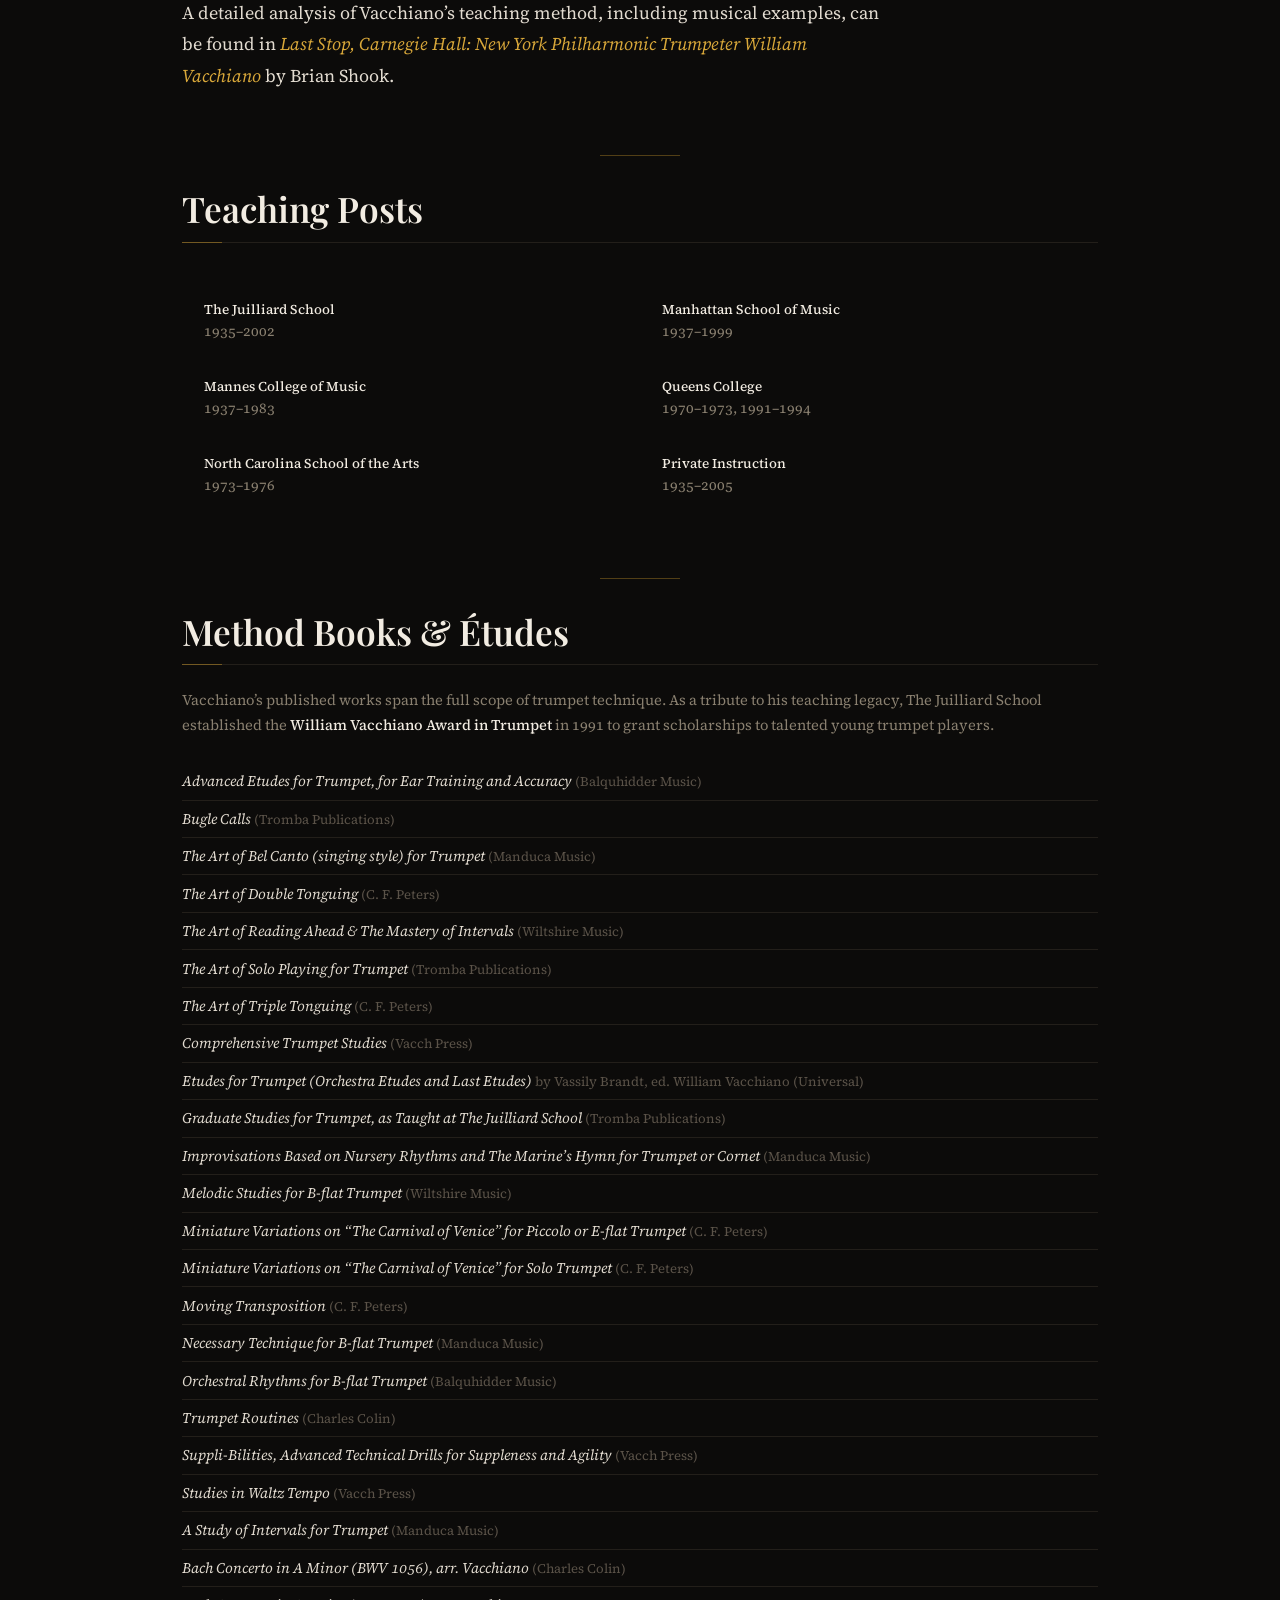
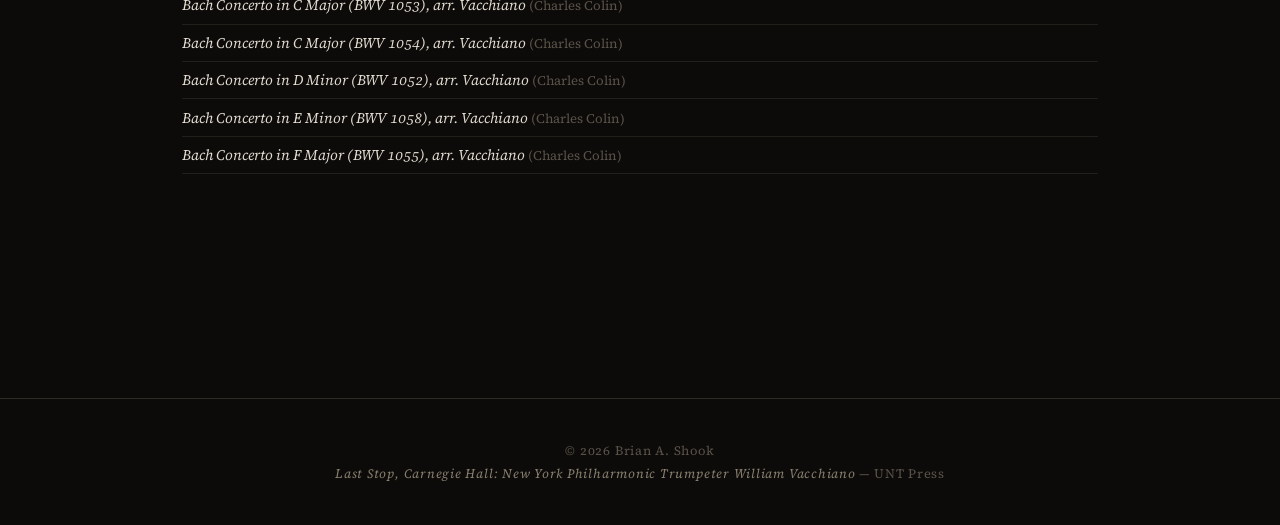
<file: teacher.html>
<!DOCTYPE html>
<html lang="en">
<head>
  <meta charset="UTF-8">
  <meta name="viewport" content="width=device-width, initial-scale=1.0">
  <title>The Teacher — William Vacchiano</title>
  <meta name="description" content="William Vacchiano's teaching philosophy, pedagogy, and method books.">
  <meta property="og:type" content="website">
  <meta property="og:site_name" content="William Vacchiano">
  <meta property="og:title" content="The Teacher — William Vacchiano">
  <meta property="og:description" content="William Vacchiano's teaching philosophy, pedagogy, and method books — seven decades at the highest levels of musical pedagogy.">
  <link rel="preconnect" href="https://fonts.googleapis.com">
  <link rel="preconnect" href="https://fonts.gstatic.com" crossorigin>
  <link rel="stylesheet" href="https://fonts.googleapis.com/css2?family=Playfair+Display:ital,wght@0,400;0,600;0,700;1,400;1,600&family=Source+Serif+4:ital,opsz,wght@0,8..60,400;0,8..60,500;0,8..60,600;1,8..60,400;1,8..60,500;1,8..60,600&family=Montserrat:wght@600;700&display=swap">
  <link rel="stylesheet" href="css/style.css">
</head>
<body>

<header class="site-header">
  <div class="header-inner">
    <a href="index.html" class="site-title">William <span>Vacchiano</span></a>
    <button type="button" class="nav-toggle" aria-label="Toggle navigation" aria-expanded="false">
      <span></span><span></span><span></span>
    </button>
  </div>
</header>

<nav class="site-nav" aria-label="Main navigation">
  <a href="index.html">Home</a>
  <a href="teacher.html">The Teacher</a>
  <a href="lineage.html">Lineage</a>
  <a href="influence.html">Influence</a>
  <a href="students.html">Students</a>
  <a href="timeline.html">Timeline</a>
  <a href="quotes.html">Quotes</a>
  <a href="photos.html">Photos</a>
  <a href="watch.html">Interviews</a>
  <a href="recordings.html">Recordings</a>
  <a href="biography.html">Biography</a>
  <a href="contact.html">Contact</a>
</nav>

<main>
  <div class="page-header" style="padding-bottom: 1.5rem;">
    <div class="container">
      <h1>The Teacher</h1>
      <p class="subtitle">Seven decades at the highest levels of musical pedagogy</p>
    </div>
  </div>

  <div class="page-content" style="padding-top: 0;">
    <div class="container">

      <div class="quote-hero" style="padding-top: 1.5rem; margin-top: 0;">
        <p>&ldquo;I went over there for a one-hour lesson, but instead he gave me more than an hour could possibly hold.&rdquo;</p>
        <cite>Wynton Marsalis</cite>
      </div>

      <span class="gold-rule"></span>

      <div class="inline-photo">
        <img src="images/photo-1050.jpg" alt="Vacchiano Smiling Inside Juilliard Studio">
      </div>

      <span class="gold-rule"></span>

      <div class="section prose">
        <p>Vacchiano&rsquo;s professional teaching and playing careers began simultaneously when he joined the New York Philharmonic as third trumpet and assistant principal at the age of twenty-three in 1935. Due to the declining health of his former teacher, Max Schlossberg, Vacchiano was appointed to the faculty of The Juilliard School that same year.</p>

        <p>The teaching style Vacchiano employed during his career was strikingly similar to the style learned during his studies with Max Schlossberg, focusing mainly on orchestral style, transposition, and the rudiments of playing the trumpet. Weekly lessons were primarily comprised of studies from three method books: Arban&rsquo;s <em>Complete Conservatory Method for Trumpet</em>, Saint-Jacome&rsquo;s <em>Grand Method for Trumpet</em>, and Sachse&rsquo;s <em>100 Studies for Trumpet</em>. In addition to these materials, Vacchiano frequently composed exercises specifically addressing the student&rsquo;s weaknesses. He eventually compiled these exercises into various &eacute;tude and method books.</p>

        <p>The general approach in Vacchiano&rsquo;s teaching was very simple: build the strongest and most complete foundation possible to prepare the student for any and every situation. This foundation was developed by drilling the student on the basics of arpeggios, scales, transposition, articulation, and style. Malcolm McNab, a foremost Los Angeles studio musician, commented: &ldquo;If you mastered everything he assigned you, you would be an incredible technician!&rdquo;</p>

        <p>A detailed analysis of Vacchiano&rsquo;s teaching method, including musical examples, can be found in <em><a href="https://www.amazon.com/Last-Stop-Carnegie-Hall-Philharmonic/dp/1574413066/ref=cm_cr_arp_d_product_top?ie=UTF8" style="color:var(--gold-light);">Last Stop, Carnegie Hall: New York Philharmonic Trumpeter William Vacchiano</a></em> by Brian Shook.</p>
      </div>

      <span class="gold-rule"></span>

      <div class="section">
        <h2>Teaching Posts</h2>
        <div class="facts-grid" style="border:none;">
          <div class="fact-item" style="border:none;"><strong>The Juilliard School</strong><br><span style="color:var(--text-muted);font-size:0.9rem;">1935&ndash;2002</span></div>
          <div class="fact-item" style="border:none;"><strong>Manhattan School of Music</strong><br><span style="color:var(--text-muted);font-size:0.9rem;">1937&ndash;1999</span></div>
          <div class="fact-item" style="border:none;"><strong>Mannes College of Music</strong><br><span style="color:var(--text-muted);font-size:0.9rem;">1937&ndash;1983</span></div>
          <div class="fact-item" style="border:none;"><strong>Queens College</strong><br><span style="color:var(--text-muted);font-size:0.9rem;">1970&ndash;1973, 1991&ndash;1994</span></div>
          <div class="fact-item" style="border:none;"><strong>North Carolina School of the Arts</strong><br><span style="color:var(--text-muted);font-size:0.9rem;">1973&ndash;1976</span></div>
          <div class="fact-item" style="border:none;"><strong>Private Instruction</strong><br><span style="color:var(--text-muted);font-size:0.9rem;">1935&ndash;2005</span></div>
        </div>
      </div>

      <span class="gold-rule"></span>

      <div class="section">
        <h2>Method Books &amp; &Eacute;tudes</h2>
        <p style="color:var(--text-muted);font-size:0.92rem;margin-bottom:1.5rem;">Vacchiano&rsquo;s published works span the full scope of trumpet technique. As a tribute to his teaching legacy, The Juilliard School established the <strong>William Vacchiano Award in Trumpet</strong> in 1991 to grant scholarships to talented young trumpet players.</p>
        <ul class="method-books">
          <li><em>Advanced Etudes for Trumpet, for Ear Training and Accuracy</em> <span class="publisher">(Balquhidder Music)</span></li>
          <li><em>Bugle Calls</em> <span class="publisher">(Tromba Publications)</span></li>
          <li><em>The Art of Bel Canto (singing style) for Trumpet</em> <span class="publisher">(Manduca Music)</span></li>
          <li><em>The Art of Double Tonguing</em> <span class="publisher">(C. F. Peters)</span></li>
          <li><em>The Art of Reading Ahead &amp; The Mastery of Intervals</em> <span class="publisher">(Wiltshire Music)</span></li>
          <li><em>The Art of Solo Playing for Trumpet</em> <span class="publisher">(Tromba Publications)</span></li>
          <li><em>The Art of Triple Tonguing</em> <span class="publisher">(C. F. Peters)</span></li>
          <li><em>Comprehensive Trumpet Studies</em> <span class="publisher">(Vacch Press)</span></li>
          <li><em>Etudes for Trumpet (Orchestra Etudes and Last Etudes)</em> <span class="publisher">by Vassily Brandt, ed. William Vacchiano (Universal)</span></li>
          <li><em>Graduate Studies for Trumpet, as Taught at The Juilliard School</em> <span class="publisher">(Tromba Publications)</span></li>
          <li><em>Improvisations Based on Nursery Rhythms and The Marine&rsquo;s Hymn for Trumpet or Cornet</em> <span class="publisher">(Manduca Music)</span></li>
          <li><em>Melodic Studies for B-flat Trumpet</em> <span class="publisher">(Wiltshire Music)</span></li>
          <li><em>Miniature Variations on &ldquo;The Carnival of Venice&rdquo; for Piccolo or E-flat Trumpet</em> <span class="publisher">(C. F. Peters)</span></li>
          <li><em>Miniature Variations on &ldquo;The Carnival of Venice&rdquo; for Solo Trumpet</em> <span class="publisher">(C. F. Peters)</span></li>
          <li><em>Moving Transposition</em> <span class="publisher">(C. F. Peters)</span></li>
          <li><em>Necessary Technique for B-flat Trumpet</em> <span class="publisher">(Manduca Music)</span></li>
          <li><em>Orchestral Rhythms for B-flat Trumpet</em> <span class="publisher">(Balquhidder Music)</span></li>
          <li><em>Trumpet Routines</em> <span class="publisher">(Charles Colin)</span></li>
          <li><em>Suppli-Bilities, Advanced Technical Drills for Suppleness and Agility</em> <span class="publisher">(Vacch Press)</span></li>
          <li><em>Studies in Waltz Tempo</em> <span class="publisher">(Vacch Press)</span></li>
          <li><em>A Study of Intervals for Trumpet</em> <span class="publisher">(Manduca Music)</span></li>
          <li><em>Bach Concerto in A Minor (BWV 1056), arr. Vacchiano</em> <span class="publisher">(Charles Colin)</span></li>
          <li><em>Bach Concerto in C Major (BWV 1053), arr. Vacchiano</em> <span class="publisher">(Charles Colin)</span></li>
          <li><em>Bach Concerto in C Major (BWV 1054), arr. Vacchiano</em> <span class="publisher">(Charles Colin)</span></li>
          <li><em>Bach Concerto in D Minor (BWV 1052), arr. Vacchiano</em> <span class="publisher">(Charles Colin)</span></li>
          <li><em>Bach Concerto in E Minor (BWV 1058), arr. Vacchiano</em> <span class="publisher">(Charles Colin)</span></li>
          <li><em>Bach Concerto in F Major (BWV 1055), arr. Vacchiano</em> <span class="publisher">(Charles Colin)</span></li>
        </ul>
      </div>

    </div>
  </div>
</main>

<footer class="site-footer">
  <div class="container">
    <p>&copy; 2026 Brian A. Shook<br>
    <a href="https://www.amazon.com/Last-Stop-Carnegie-Hall-Philharmonic/dp/1574413066/ref=cm_cr_arp_d_product_top?ie=UTF8"><em>Last Stop, Carnegie Hall: New York Philharmonic Trumpeter William Vacchiano</em></a> &mdash; UNT Press</p>
  </div>
</footer>

<script src="js/main.js"></script>
</body>
</html>
</file>
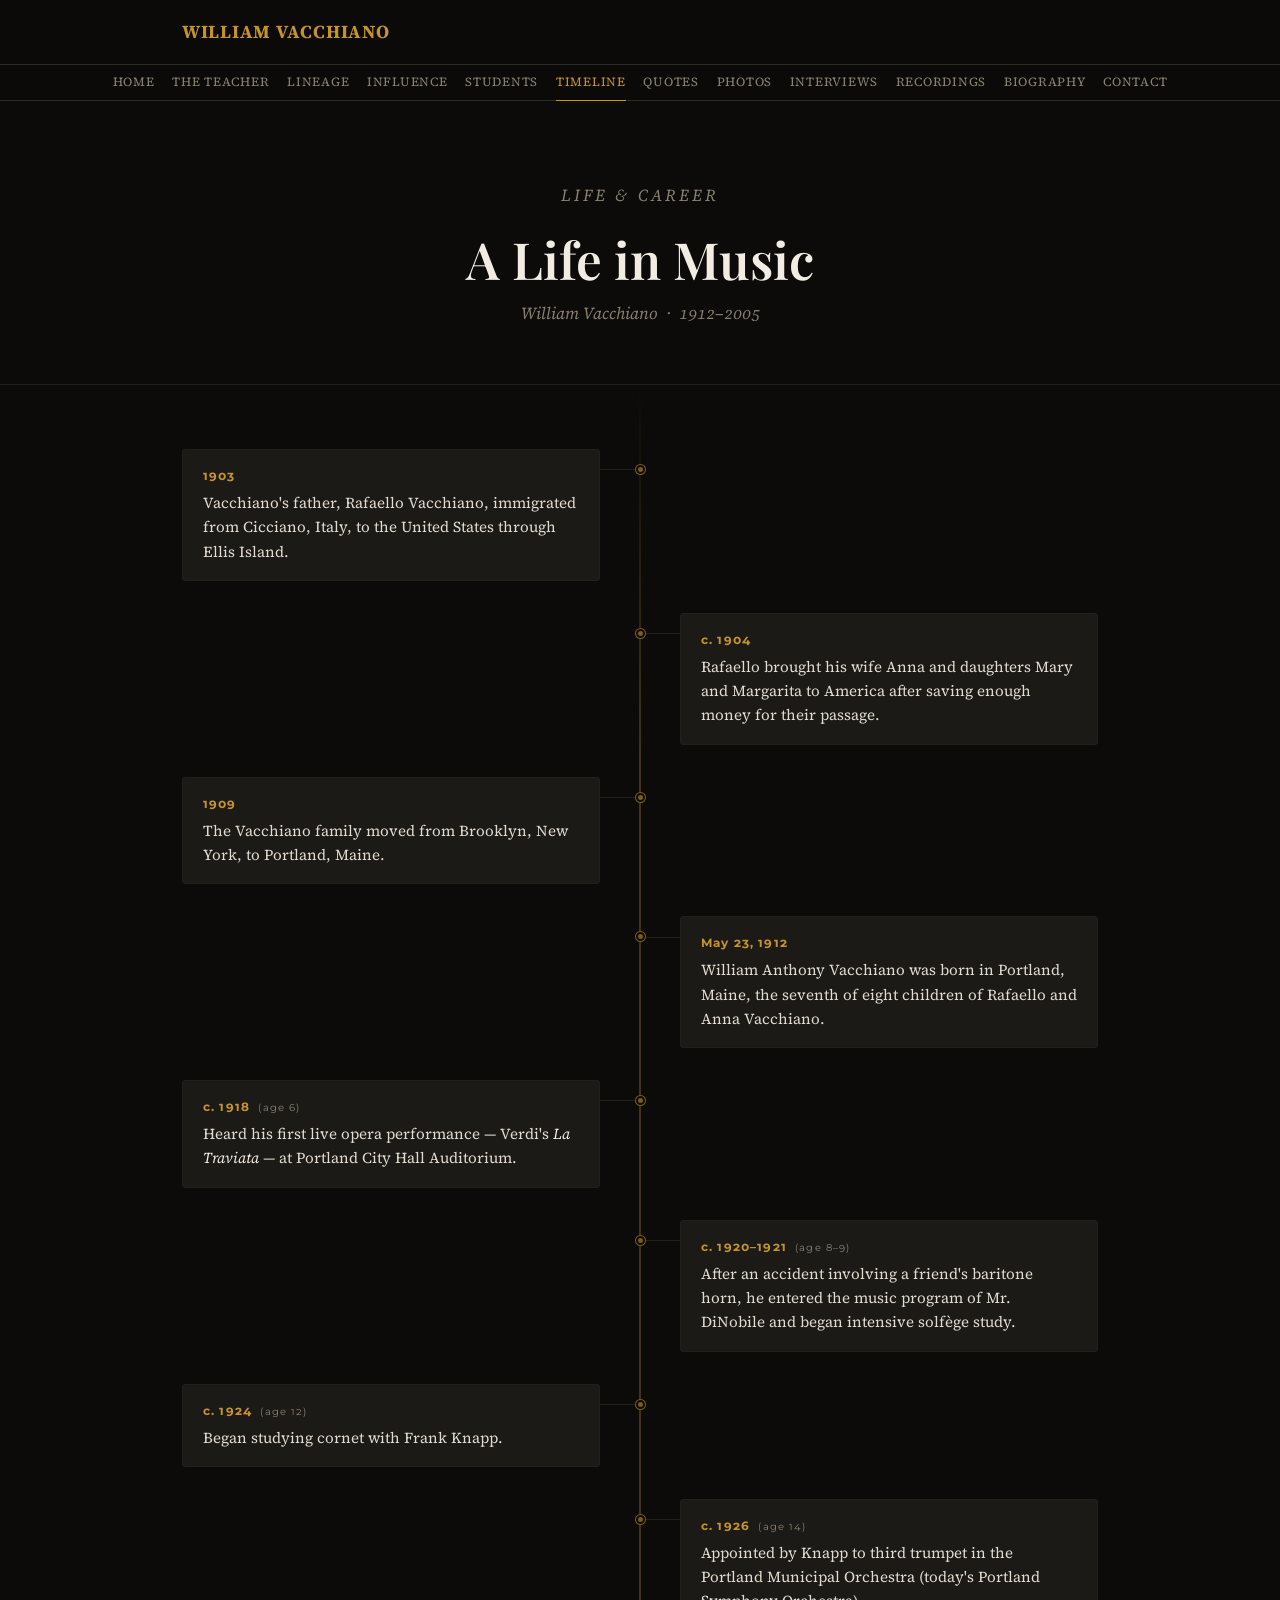
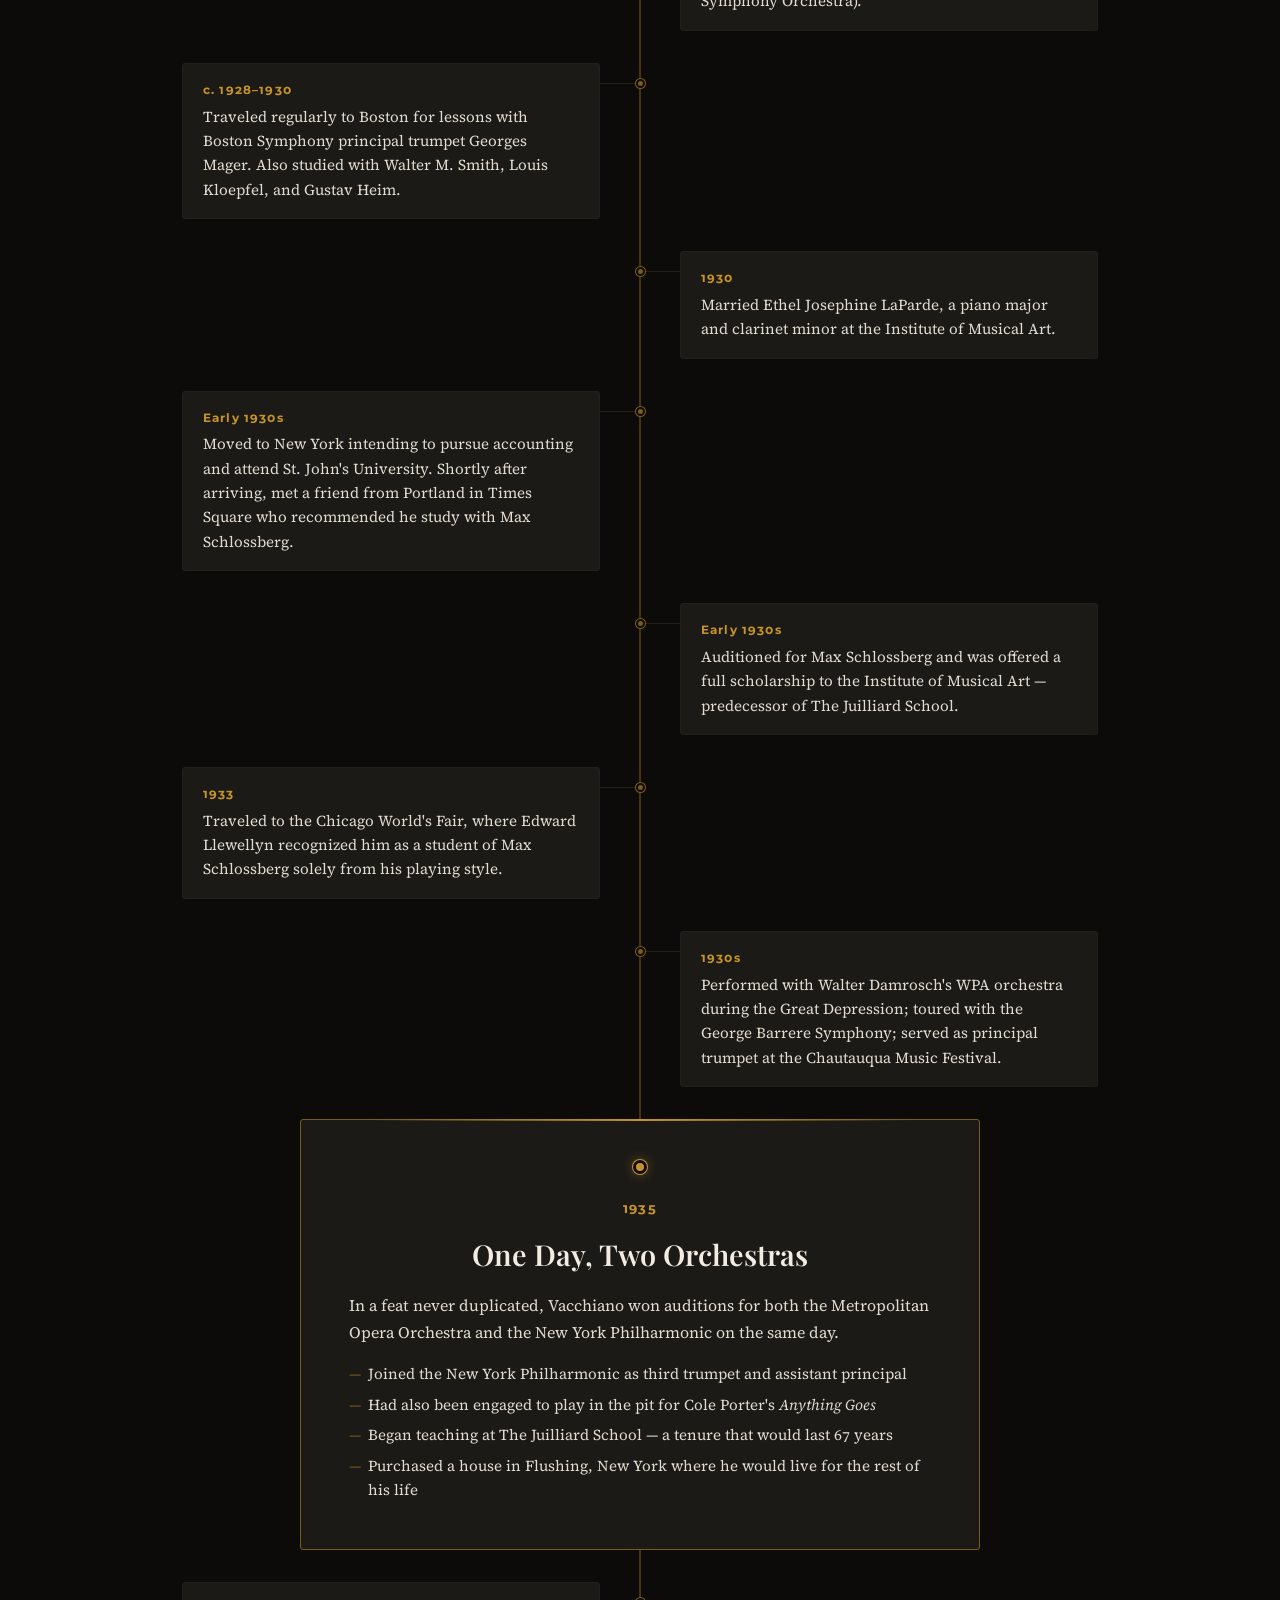
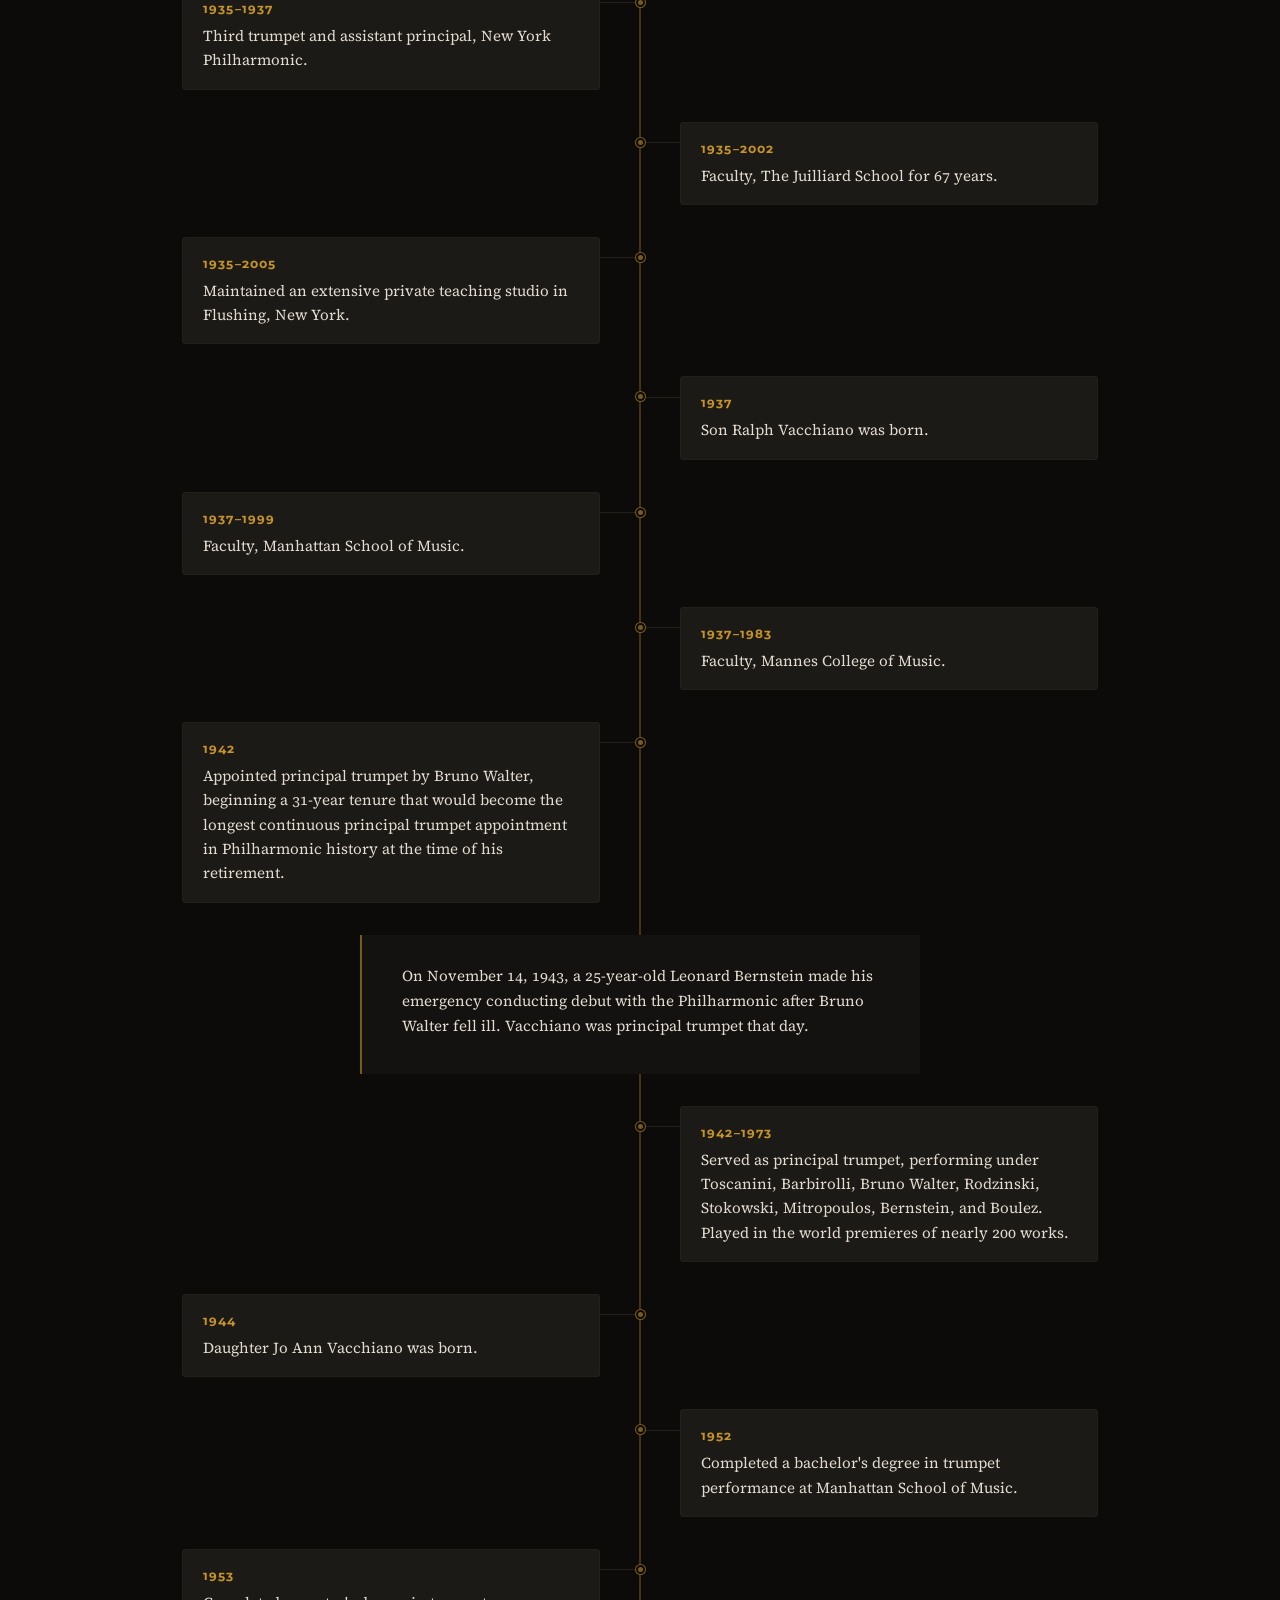
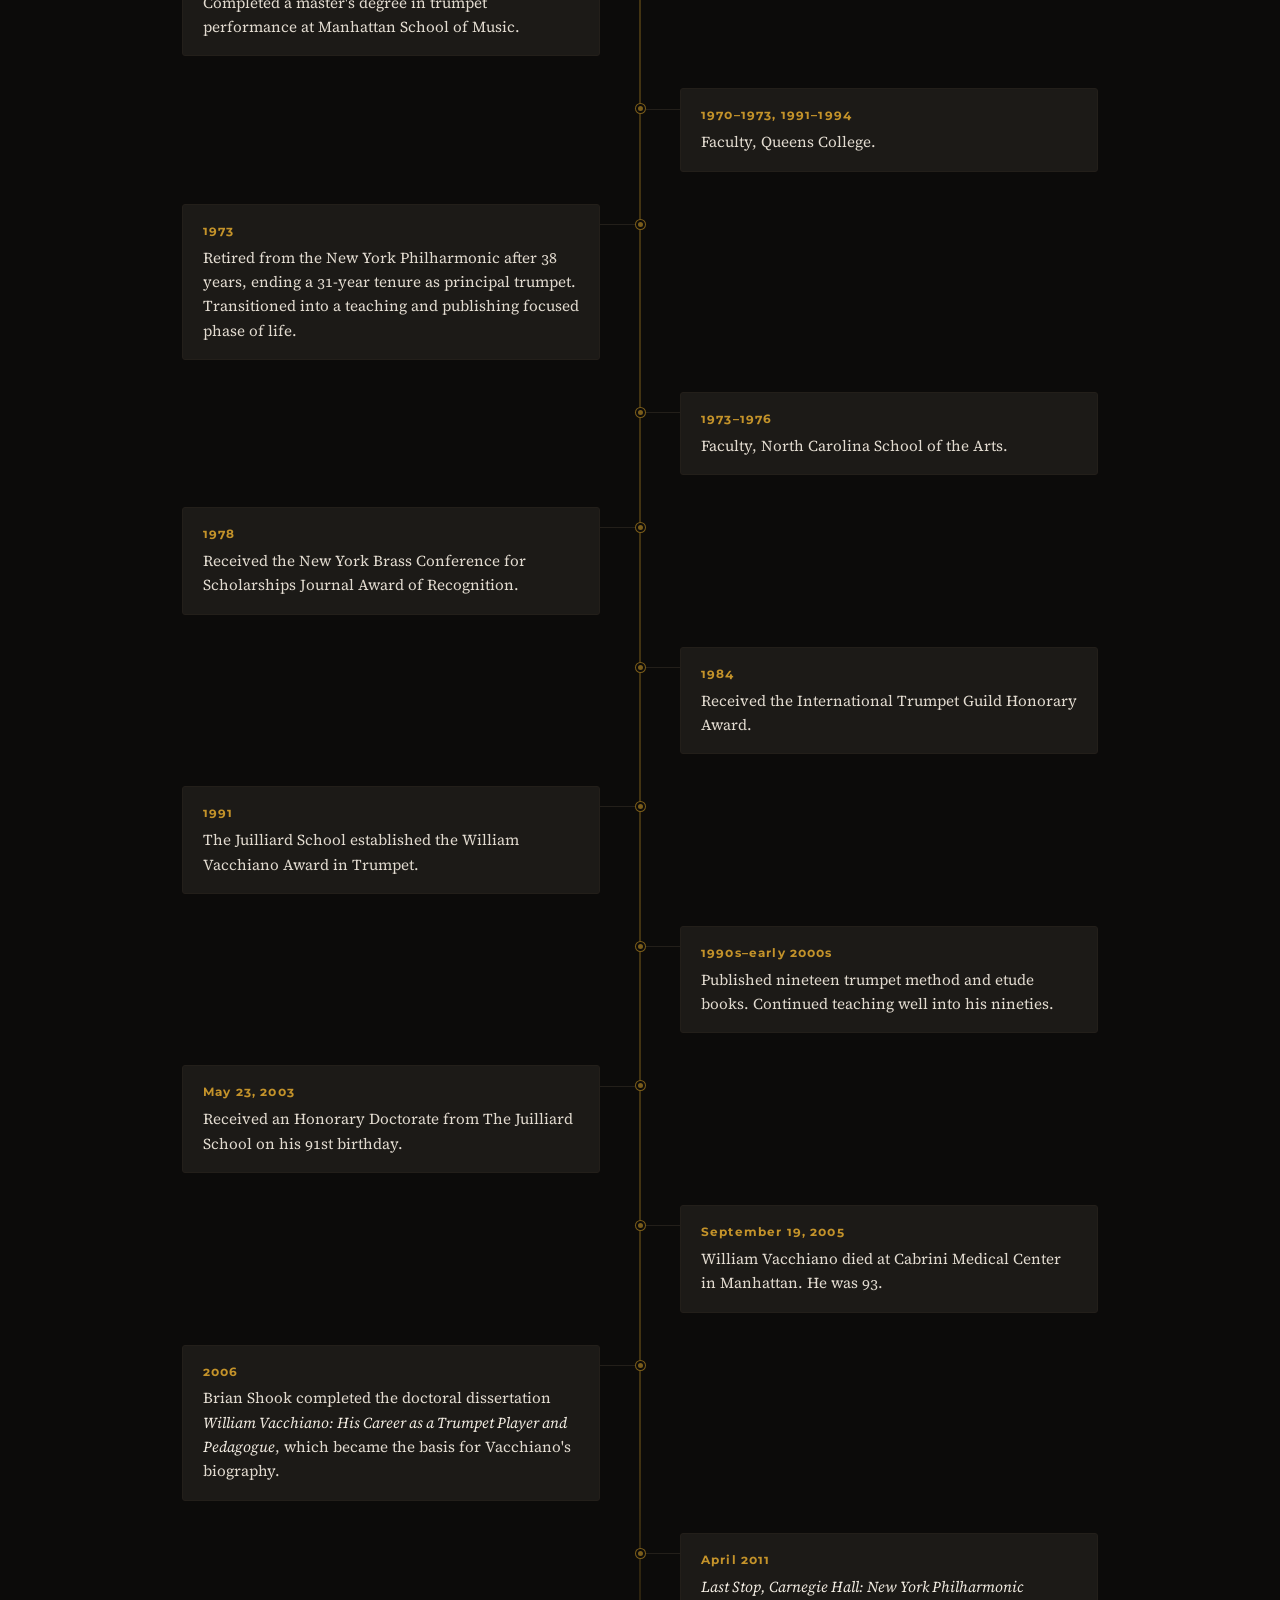
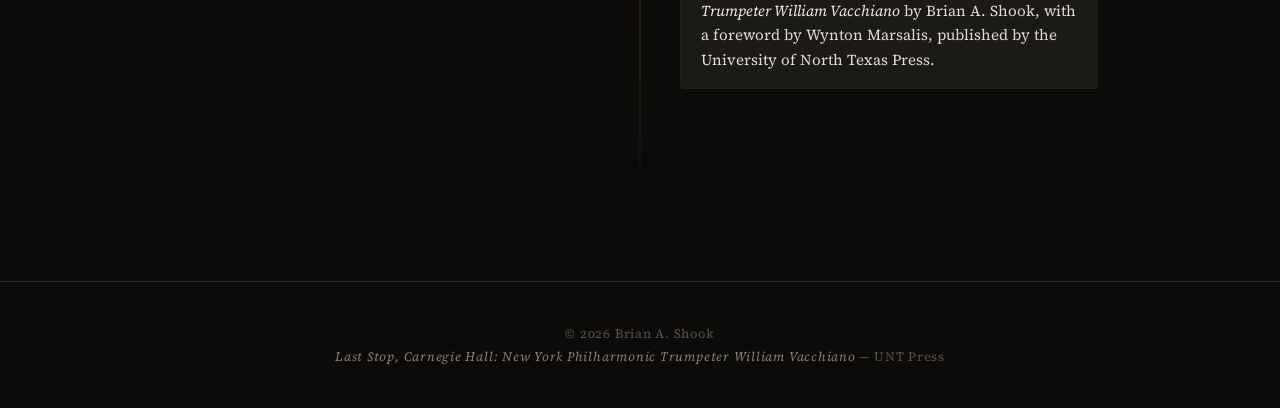
<file: timeline.html>
<!DOCTYPE html>
<html lang="en">
<head>
  <meta charset="UTF-8">
  <meta name="viewport" content="width=device-width, initial-scale=1.0">
  <title>Timeline — William Vacchiano</title>
  <meta name="description" content="A chronological timeline of the life of William Vacchiano, principal trumpet of the New York Philharmonic.">
  <link rel="preconnect" href="https://fonts.googleapis.com">
  <link rel="preconnect" href="https://fonts.gstatic.com" crossorigin>
  <link rel="stylesheet" href="https://fonts.googleapis.com/css2?family=Playfair+Display:ital,wght@0,400;0,600;0,700;1,400;1,600&family=Source+Serif+4:ital,opsz,wght@0,8..60,400;0,8..60,500;0,8..60,600;1,8..60,400;1,8..60,500;1,8..60,600&family=Montserrat:wght@600;700&display=swap">
  <link rel="stylesheet" href="css/style.css">
  <style>
    /* ── Timeline page-specific ── */

    .tl-hero {
      padding: 5rem 0 3.5rem;
      text-align: center;
      border-bottom: 1px solid var(--border-soft);
    }
    .tl-hero h1 { margin-bottom: 0.5rem; }
    .tl-hero p { color: var(--text-muted); font-style: italic; font-size: 1.05rem; }

    /* spine wrapper */
    .tl-body {
      position: relative;
      padding: 4rem 0 6rem;
    }
    .tl-body::before {
      content: '';
      position: absolute;
      left: 50%;
      top: 0;
      bottom: 0;
      width: 1px;
      background: linear-gradient(to bottom, transparent, var(--gold-dim) 6%, var(--gold-dim) 94%, transparent);
      transform: translateX(-50%);
    }

    /* chapter heading */
    .tl-chapter {
      position: relative;
      z-index: 2;
      text-align: center;
      margin: 3.5rem auto 2rem;
      max-width: 480px;
    }
    .tl-chapter:first-child { margin-top: 0; }
    .tl-chapter-label {
      display: inline-block;
      font-family: 'Montserrat', sans-serif;
      font-size: 0.68rem;
      font-weight: 700;
      letter-spacing: 0.14em;
      text-transform: uppercase;
      color: var(--gold);
      background: var(--bg);
      padding: 0 1rem;
      position: relative;
    }
    .tl-chapter-rule {
      height: 1px;
      background: var(--border-soft);
      position: relative;
      margin-top: -0.75em;
    }

    /* entry row */
    .tl-entry {
      display: flex;
      align-items: flex-start;
      position: relative;
      margin-bottom: 2rem;
      gap: 0;
    }
    /* left-side entries */
    .tl-entry.left {
      flex-direction: row;
      justify-content: flex-start;
    }
    /* right-side entries */
    .tl-entry.right {
      flex-direction: row-reverse;
      justify-content: flex-start;
    }

    .tl-card {
      width: calc(50% - 2.5rem);
      background: var(--bg-raised);
      border: 1px solid var(--border-soft);
      border-radius: 3px;
      padding: 1rem 1.25rem;
      position: relative;
      transition: border-color 200ms ease;
    }
    .tl-card:hover { border-color: var(--gold-dim); }

    /* connector line from card to dot */
    .tl-entry.left .tl-card::after {
      content: '';
      position: absolute;
      right: -2.5rem;
      top: 1.2rem;
      width: 2.5rem;
      height: 1px;
      background: var(--border-soft);
    }
    .tl-entry.right .tl-card::after {
      content: '';
      position: absolute;
      left: -2.5rem;
      top: 1.2rem;
      width: 2.5rem;
      height: 1px;
      background: var(--border-soft);
    }

    /* spine dot */
    .tl-dot {
      flex: none;
      width: 5rem; /* covers the gap on both sides */
      display: flex;
      justify-content: center;
      padding-top: 1rem;
      position: relative;
      z-index: 2;
    }
    .tl-dot-inner {
      width: 9px;
      height: 9px;
      border-radius: 50%;
      background: var(--gold-dim);
      border: 2px solid var(--bg);
      box-shadow: 0 0 0 1px var(--gold-dim);
      transition: background 200ms, box-shadow 200ms;
    }
    .tl-entry:hover .tl-dot-inner {
      background: var(--gold);
      box-shadow: 0 0 0 1px var(--gold), 0 0 8px rgba(196,147,42,0.35);
    }

    /* spacer col on the other side */
    .tl-spacer { width: calc(50% - 2.5rem); }

    /* card content */
    .tl-year {
      font-family: 'Montserrat', sans-serif;
      font-size: 0.72rem;
      font-weight: 700;
      letter-spacing: 0.1em;
      color: var(--gold);
      margin-bottom: 0.3rem;
    }
    .tl-text {
      font-family: var(--font-body);
      font-size: 0.95rem;
      line-height: 1.6;
      color: var(--text);
      margin: 0;
    }
    .tl-text em { color: var(--white); font-style: italic; }

    /* ── 1935 CENTERPIECE ── */
    .tl-centerpiece {
      position: relative;
      z-index: 2;
      margin: 2rem auto;
      max-width: 680px;
      background: var(--bg-raised);
      border: 1px solid var(--gold-dim);
      border-radius: 3px;
      padding: 2.5rem 3rem;
      text-align: center;
    }
    .tl-centerpiece::before {
      content: '';
      position: absolute;
      top: -1px; left: 10%; right: 10%;
      height: 2px;
      background: linear-gradient(to right, transparent, var(--gold), transparent);
    }
    .tl-centerpiece .tl-year {
      font-size: 0.8rem;
      margin-bottom: 1rem;
    }
    .tl-centerpiece h3 {
      font-family: var(--font-serif);
      font-size: clamp(1.3rem, 2.5vw, 1.8rem);
      font-weight: 600;
      color: var(--white);
      margin-bottom: 1.2rem;
      line-height: 1.25;
    }
    .tl-centerpiece p {
      font-size: 1rem;
      line-height: 1.7;
      color: var(--text);
      margin-bottom: 0.8rem;
      text-align: left;
    }
    .tl-centerpiece p:last-child { margin-bottom: 0; }
    .tl-centerpiece ul {
      list-style: none;
      text-align: left;
      margin-top: 1rem;
    }
    .tl-centerpiece ul li {
      font-size: 0.95rem;
      color: var(--text);
      line-height: 1.6;
      padding-left: 1.2rem;
      margin-bottom: 0.4rem;
      position: relative;
    }
    .tl-centerpiece ul li::before {
      content: '—';
      position: absolute;
      left: 0;
      color: var(--gold-dim);
    }
    .tl-spine-dot-large {
      width: 14px;
      height: 14px;
      border-radius: 50%;
      background: var(--gold);
      border: 3px solid var(--bg);
      box-shadow: 0 0 0 1px var(--gold), 0 0 12px rgba(196,147,42,0.5);
      margin: 0 auto 1.5rem;
      position: relative;
      z-index: 3;
    }

    /* ── Bernstein pull-quote ── */
    .tl-pullquote {
      position: relative;
      z-index: 2;
      margin: 0 auto 2rem;
      max-width: 560px;
      padding: 1.75rem 2.5rem;
      border-left: 2px solid var(--gold-dim);
      background: var(--bg-surface);
    }
    .tl-pullquote p {
      font-family: var(--font-serif);
      font-size: 1.05rem;
      font-style: italic;
      color: var(--text);
      line-height: 1.65;
      margin-bottom: 0.5rem;
    }
    .tl-pullquote cite {
      font-family: 'Montserrat', sans-serif;
      font-size: 0.7rem;
      font-weight: 700;
      letter-spacing: 0.1em;
      text-transform: uppercase;
      color: var(--gold);
    }

    /* scroll-reveal */
    .tl-entry, .tl-chapter, .tl-centerpiece, .tl-pullquote {
      opacity: 0;
      transform: translateY(18px);
      transition: opacity 0.6s ease, transform 0.6s ease;
    }
    .tl-entry.visible, .tl-chapter.visible,
    .tl-centerpiece.visible, .tl-pullquote.visible {
      opacity: 1;
      transform: translateY(0);
    }

    /* ── Mobile ── */
    @media (max-width: 680px) {
      .tl-body::before { left: 1.5rem; }
      .tl-entry { flex-direction: row !important; justify-content: flex-start !important; }
      .tl-spacer { display: none; }
      .tl-dot { width: 3rem; flex: none; }
      .tl-card { width: calc(100% - 3rem); }
      .tl-card::after { display: none; }
      .tl-entry.left .tl-card::after,
      .tl-entry.right .tl-card::after { display: none; }
      .tl-centerpiece { margin-left: 3rem; max-width: none; padding: 1.5rem 1.25rem; }
      .tl-pullquote { margin-left: 3rem; max-width: none; padding: 1.25rem 1.25rem; }
      .tl-chapter { text-align: left; margin-left: 3rem; }
    }
  </style>
</head>
<body>

<header class="site-header">
  <div class="header-inner">
    <a href="index.html" class="site-title">William <span>Vacchiano</span></a>
    <button type="button" class="nav-toggle" aria-label="Toggle navigation" aria-expanded="false">
      <span></span><span></span><span></span>
    </button>
  </div>
</header>

<nav class="site-nav" aria-label="Main navigation">
  <a href="index.html">Home</a>
  <a href="teacher.html">The Teacher</a>
  <a href="lineage.html">Lineage</a>
  <a href="influence.html">Influence</a>
  <a href="students.html">Students</a>
  <a href="timeline.html" class="nav-active">Timeline</a>
  <a href="quotes.html">Quotes</a>
  <a href="photos.html">Photos</a>
  <a href="watch.html">Interviews</a>
  <a href="recordings.html">Recordings</a>
  <a href="biography.html">Biography</a>
  <a href="contact.html">Contact</a>
</nav>

<main>
  <div class="tl-hero">
    <div class="container">
      <p class="hero-eyebrow">Life &amp; Career</p>
      <h1>A Life in Music</h1>
      <p>William Vacchiano &nbsp;·&nbsp; 1912–2005</p>
    </div>
  </div>

  <div class="container">
    <div class="tl-body">


      <!-- entries in strict chronological order; no chapter headings -->

      <div class="tl-entry left">
        <div class="tl-card">
          <div class="tl-year">1903</div>
          <p class="tl-text">Vacchiano's father, Rafaello Vacchiano, immigrated from Cicciano, Italy, to the United States through Ellis Island.</p>
        </div>
        <div class="tl-dot"><div class="tl-dot-inner"></div></div>
        <div class="tl-spacer"></div>
      </div>

      <div class="tl-entry right">
        <div class="tl-card">
          <div class="tl-year">c. 1904</div>
          <p class="tl-text">Rafaello brought his wife Anna and daughters Mary and Margarita to America after saving enough money for their passage.</p>
        </div>
        <div class="tl-dot"><div class="tl-dot-inner"></div></div>
        <div class="tl-spacer"></div>
      </div>

      <div class="tl-entry left">
        <div class="tl-card">
          <div class="tl-year">1909</div>
          <p class="tl-text">The Vacchiano family moved from Brooklyn, New York, to Portland, Maine.</p>
        </div>
        <div class="tl-dot"><div class="tl-dot-inner"></div></div>
        <div class="tl-spacer"></div>
      </div>

      <div class="tl-entry right">
        <div class="tl-card">
          <div class="tl-year">May 23, 1912</div>
          <p class="tl-text">William Anthony Vacchiano was born in Portland, Maine, the seventh of eight children of Rafaello and Anna Vacchiano.</p>
        </div>
        <div class="tl-dot"><div class="tl-dot-inner"></div></div>
        <div class="tl-spacer"></div>
      </div>

      <div class="tl-entry left">
        <div class="tl-card">
          <div class="tl-year">c. 1918 &nbsp;<span style="font-weight:400;color:var(--text-muted);font-size:0.85em;">(age 6)</span></div>
          <p class="tl-text">Heard his first live opera performance — Verdi's <em>La Traviata</em> — at Portland City Hall Auditorium.</p>
        </div>
        <div class="tl-dot"><div class="tl-dot-inner"></div></div>
        <div class="tl-spacer"></div>
      </div>

      <div class="tl-entry right">
        <div class="tl-card">
          <div class="tl-year">c. 1920–1921 &nbsp;<span style="font-weight:400;color:var(--text-muted);font-size:0.85em;">(age 8–9)</span></div>
          <p class="tl-text">After an accident involving a friend's baritone horn, he entered the music program of Mr. DiNobile and began intensive solfège study.</p>
        </div>
        <div class="tl-dot"><div class="tl-dot-inner"></div></div>
        <div class="tl-spacer"></div>
      </div>

      <div class="tl-entry left">
        <div class="tl-card">
          <div class="tl-year">c. 1924 &nbsp;<span style="font-weight:400;color:var(--text-muted);font-size:0.85em;">(age 12)</span></div>
          <p class="tl-text">Began studying cornet with Frank Knapp.</p>
        </div>
        <div class="tl-dot"><div class="tl-dot-inner"></div></div>
        <div class="tl-spacer"></div>
      </div>

      <div class="tl-entry right">
        <div class="tl-card">
          <div class="tl-year">c. 1926 &nbsp;<span style="font-weight:400;color:var(--text-muted);font-size:0.85em;">(age 14)</span></div>
          <p class="tl-text">Appointed by Knapp to third trumpet in the Portland Municipal Orchestra (today's Portland Symphony Orchestra).</p>
        </div>
        <div class="tl-dot"><div class="tl-dot-inner"></div></div>
        <div class="tl-spacer"></div>
      </div>

      <div class="tl-entry left">
        <div class="tl-card">
          <div class="tl-year">c. 1928–1930</div>
          <p class="tl-text">Traveled regularly to Boston for lessons with Boston Symphony principal trumpet Georges Mager. Also studied with Walter M. Smith, Louis Kloepfel, and Gustav Heim.</p>
        </div>
        <div class="tl-dot"><div class="tl-dot-inner"></div></div>
        <div class="tl-spacer"></div>
      </div>

      <div class="tl-entry right">
        <div class="tl-card">
          <div class="tl-year">1930</div>
          <p class="tl-text">Married Ethel Josephine LaParde, a piano major and clarinet minor at the Institute of Musical Art.</p>
        </div>
        <div class="tl-dot"><div class="tl-dot-inner"></div></div>
        <div class="tl-spacer"></div>
      </div>

      <div class="tl-entry left">
        <div class="tl-card">
          <div class="tl-year">Early 1930s</div>
          <p class="tl-text">Moved to New York intending to pursue accounting and attend St. John's University. Shortly after arriving, met a friend from Portland in Times Square who recommended he study with Max Schlossberg.</p>
        </div>
        <div class="tl-dot"><div class="tl-dot-inner"></div></div>
        <div class="tl-spacer"></div>
      </div>

      <div class="tl-entry right">
        <div class="tl-card">
          <div class="tl-year">Early 1930s</div>
          <p class="tl-text">Auditioned for Max Schlossberg and was offered a full scholarship to the Institute of Musical Art — predecessor of The Juilliard School.</p>
        </div>
        <div class="tl-dot"><div class="tl-dot-inner"></div></div>
        <div class="tl-spacer"></div>
      </div>

      <div class="tl-entry left">
        <div class="tl-card">
          <div class="tl-year">1933</div>
          <p class="tl-text">Traveled to the Chicago World's Fair, where Edward Llewellyn recognized him as a student of Max Schlossberg solely from his playing style.</p>
        </div>
        <div class="tl-dot"><div class="tl-dot-inner"></div></div>
        <div class="tl-spacer"></div>
      </div>

      <div class="tl-entry right">
        <div class="tl-card">
          <div class="tl-year">1930s</div>
          <p class="tl-text">Performed with Walter Damrosch's WPA orchestra during the Great Depression; toured with the George Barrere Symphony; served as principal trumpet at the Chautauqua Music Festival.</p>
        </div>
        <div class="tl-dot"><div class="tl-dot-inner"></div></div>
        <div class="tl-spacer"></div>
      </div>

      <!-- ── 1935 CENTERPIECE ── -->
      <div class="tl-centerpiece">
        <div class="tl-spine-dot-large"></div>
        <div class="tl-year">1935</div>
        <h3>One Day, Two Orchestras</h3>
        <p>In a feat never duplicated, Vacchiano won auditions for both the Metropolitan Opera Orchestra and the New York Philharmonic on the same day.</p>
        <ul>
          <li>Joined the New York Philharmonic as third trumpet and assistant principal</li>
          <li>Had also been engaged to play in the pit for Cole Porter's <em>Anything Goes</em></li>
          <li>Began teaching at The Juilliard School — a tenure that would last 67 years</li>
          <li>Purchased a house in Flushing, New York where he would live for the rest of his life</li>
        </ul>
      </div>

      <div class="tl-entry left">
        <div class="tl-card">
          <div class="tl-year">1935–1937</div>
          <p class="tl-text">Third trumpet and assistant principal, New York Philharmonic.</p>
        </div>
        <div class="tl-dot"><div class="tl-dot-inner"></div></div>
        <div class="tl-spacer"></div>
      </div>

      <div class="tl-entry right">
        <div class="tl-card">
          <div class="tl-year">1935–2002</div>
          <p class="tl-text">Faculty, The Juilliard School for 67 years.</p>
        </div>
        <div class="tl-dot"><div class="tl-dot-inner"></div></div>
        <div class="tl-spacer"></div>
      </div>

      <div class="tl-entry left">
        <div class="tl-card">
          <div class="tl-year">1935–2005</div>
          <p class="tl-text">Maintained an extensive private teaching studio in Flushing, New York.</p>
        </div>
        <div class="tl-dot"><div class="tl-dot-inner"></div></div>
        <div class="tl-spacer"></div>
      </div>

      <div class="tl-entry right">
        <div class="tl-card">
          <div class="tl-year">1937</div>
          <p class="tl-text">Son Ralph Vacchiano was born.</p>
        </div>
        <div class="tl-dot"><div class="tl-dot-inner"></div></div>
        <div class="tl-spacer"></div>
      </div>

      <div class="tl-entry left">
        <div class="tl-card">
          <div class="tl-year">1937–1999</div>
          <p class="tl-text">Faculty, Manhattan School of Music.</p>
        </div>
        <div class="tl-dot"><div class="tl-dot-inner"></div></div>
        <div class="tl-spacer"></div>
      </div>

      <div class="tl-entry right">
        <div class="tl-card">
          <div class="tl-year">1937–1983</div>
          <p class="tl-text">Faculty, Mannes College of Music.</p>
        </div>
        <div class="tl-dot"><div class="tl-dot-inner"></div></div>
        <div class="tl-spacer"></div>
      </div>

      <div class="tl-entry left">
        <div class="tl-card">
          <div class="tl-year">1942</div>
          <p class="tl-text">Appointed principal trumpet by Bruno Walter, beginning a 31-year tenure that would become the longest continuous principal trumpet appointment in Philharmonic history at the time of his retirement.</p>
        </div>
        <div class="tl-dot"><div class="tl-dot-inner"></div></div>
        <div class="tl-spacer"></div>
      </div>

      <!-- Bernstein pull-quote -->
      <div class="tl-pullquote">
        <p style="font-style:normal;font-family:var(--font-body);font-size:0.95rem;">On November 14, 1943, a 25-year-old Leonard Bernstein made his emergency conducting debut with the Philharmonic after Bruno Walter fell ill. Vacchiano was principal trumpet that day.</p>
      </div>

      <div class="tl-entry right">
        <div class="tl-card">
          <div class="tl-year">1942–1973</div>
          <p class="tl-text">Served as principal trumpet, performing under Toscanini, Barbirolli, Bruno Walter, Rodzinski, Stokowski, Mitropoulos, Bernstein, and Boulez. Played in the world premieres of nearly 200 works.</p>
        </div>
        <div class="tl-dot"><div class="tl-dot-inner"></div></div>
        <div class="tl-spacer"></div>
      </div>

      <div class="tl-entry left">
        <div class="tl-card">
          <div class="tl-year">1944</div>
          <p class="tl-text">Daughter Jo Ann Vacchiano was born.</p>
        </div>
        <div class="tl-dot"><div class="tl-dot-inner"></div></div>
        <div class="tl-spacer"></div>
      </div>

      <div class="tl-entry right">
        <div class="tl-card">
          <div class="tl-year">1952</div>
          <p class="tl-text">Completed a bachelor's degree in trumpet performance at Manhattan School of Music.</p>
        </div>
        <div class="tl-dot"><div class="tl-dot-inner"></div></div>
        <div class="tl-spacer"></div>
      </div>

      <div class="tl-entry left">
        <div class="tl-card">
          <div class="tl-year">1953</div>
          <p class="tl-text">Completed a master's degree in trumpet performance at Manhattan School of Music.</p>
        </div>
        <div class="tl-dot"><div class="tl-dot-inner"></div></div>
        <div class="tl-spacer"></div>
      </div>

      <div class="tl-entry right">
        <div class="tl-card">
          <div class="tl-year">1970–1973, 1991–1994</div>
          <p class="tl-text">Faculty, Queens College.</p>
        </div>
        <div class="tl-dot"><div class="tl-dot-inner"></div></div>
        <div class="tl-spacer"></div>
      </div>

      <div class="tl-entry left">
        <div class="tl-card">
          <div class="tl-year">1973</div>
          <p class="tl-text">Retired from the New York Philharmonic after 38 years, ending a 31-year tenure as principal trumpet. Transitioned into a teaching and publishing focused phase of life.</p>
        </div>
        <div class="tl-dot"><div class="tl-dot-inner"></div></div>
        <div class="tl-spacer"></div>
      </div>

      <div class="tl-entry right">
        <div class="tl-card">
          <div class="tl-year">1973–1976</div>
          <p class="tl-text">Faculty, North Carolina School of the Arts.</p>
        </div>
        <div class="tl-dot"><div class="tl-dot-inner"></div></div>
        <div class="tl-spacer"></div>
      </div>

      <div class="tl-entry left">
        <div class="tl-card">
          <div class="tl-year">1978</div>
          <p class="tl-text">Received the New York Brass Conference for Scholarships Journal Award of Recognition.</p>
        </div>
        <div class="tl-dot"><div class="tl-dot-inner"></div></div>
        <div class="tl-spacer"></div>
      </div>

      <div class="tl-entry right">
        <div class="tl-card">
          <div class="tl-year">1984</div>
          <p class="tl-text">Received the International Trumpet Guild Honorary Award.</p>
        </div>
        <div class="tl-dot"><div class="tl-dot-inner"></div></div>
        <div class="tl-spacer"></div>
      </div>

      <div class="tl-entry left">
        <div class="tl-card">
          <div class="tl-year">1991</div>
          <p class="tl-text">The Juilliard School established the William Vacchiano Award in Trumpet.</p>
        </div>
        <div class="tl-dot"><div class="tl-dot-inner"></div></div>
        <div class="tl-spacer"></div>
      </div>

      <div class="tl-entry right">
        <div class="tl-card">
          <div class="tl-year">1990s–early 2000s</div>
          <p class="tl-text">Published nineteen trumpet method and etude books. Continued teaching well into his nineties.</p>
        </div>
        <div class="tl-dot"><div class="tl-dot-inner"></div></div>
        <div class="tl-spacer"></div>
      </div>

      <div class="tl-entry left">
        <div class="tl-card">
          <div class="tl-year">May 23, 2003</div>
          <p class="tl-text">Received an Honorary Doctorate from The Juilliard School on his 91st birthday.</p>
        </div>
        <div class="tl-dot"><div class="tl-dot-inner"></div></div>
        <div class="tl-spacer"></div>
      </div>

      <div class="tl-entry right">
        <div class="tl-card">
          <div class="tl-year">September 19, 2005</div>
          <p class="tl-text">William Vacchiano died at Cabrini Medical Center in Manhattan. He was 93.</p>
        </div>
        <div class="tl-dot"><div class="tl-dot-inner"></div></div>
        <div class="tl-spacer"></div>
      </div>

      <div class="tl-entry left">
        <div class="tl-card">
          <div class="tl-year">2006</div>
          <p class="tl-text">Brian Shook completed the doctoral dissertation <em>William Vacchiano: His Career as a Trumpet Player and Pedagogue</em>, which became the basis for Vacchiano's biography.</p>
        </div>
        <div class="tl-dot"><div class="tl-dot-inner"></div></div>
        <div class="tl-spacer"></div>
      </div>

      <div class="tl-entry right">
        <div class="tl-card">
          <div class="tl-year">April 2011</div>
          <p class="tl-text"><a href="https://www.amazon.com/Last-Stop-Carnegie-Hall-Philharmonic/dp/1574413066/ref=cm_cr_arp_d_product_top?ie=UTF8" style="color:var(--gold-light);"><em>Last Stop, Carnegie Hall: New York Philharmonic Trumpeter William Vacchiano</em></a> by Brian A. Shook, with a foreword by Wynton Marsalis, published by the University of North Texas Press.</p>
        </div>
        <div class="tl-dot"><div class="tl-dot-inner"></div></div>
        <div class="tl-spacer"></div>
      </div>

    </div><!-- /.tl-body -->
  </div><!-- /.container -->
</main>

<footer class="site-footer">
  <div class="container">
    <p>&copy; 2026 Brian A. Shook<br>
    <a href="https://www.amazon.com/Last-Stop-Carnegie-Hall-Philharmonic/dp/1574413066/"><em>Last Stop, Carnegie Hall: New York Philharmonic Trumpeter William Vacchiano</em></a> &mdash; UNT Press</p>
  </div>
</footer>

<script src="js/main.js"></script>
<script>
  // Scroll-reveal for timeline elements
  const tlObserver = new IntersectionObserver((entries) => {
    entries.forEach((entry, i) => {
      if (entry.isIntersecting) {
        setTimeout(() => entry.target.classList.add('visible'), i * 40);
        tlObserver.unobserve(entry.target);
      }
    });
  }, { threshold: 0.08, rootMargin: '0px 0px -40px 0px' });

  document.querySelectorAll('.tl-entry, .tl-chapter, .tl-centerpiece, .tl-pullquote').forEach(el => {
    tlObserver.observe(el);
  });
</script>
</body>
</html>
</file>
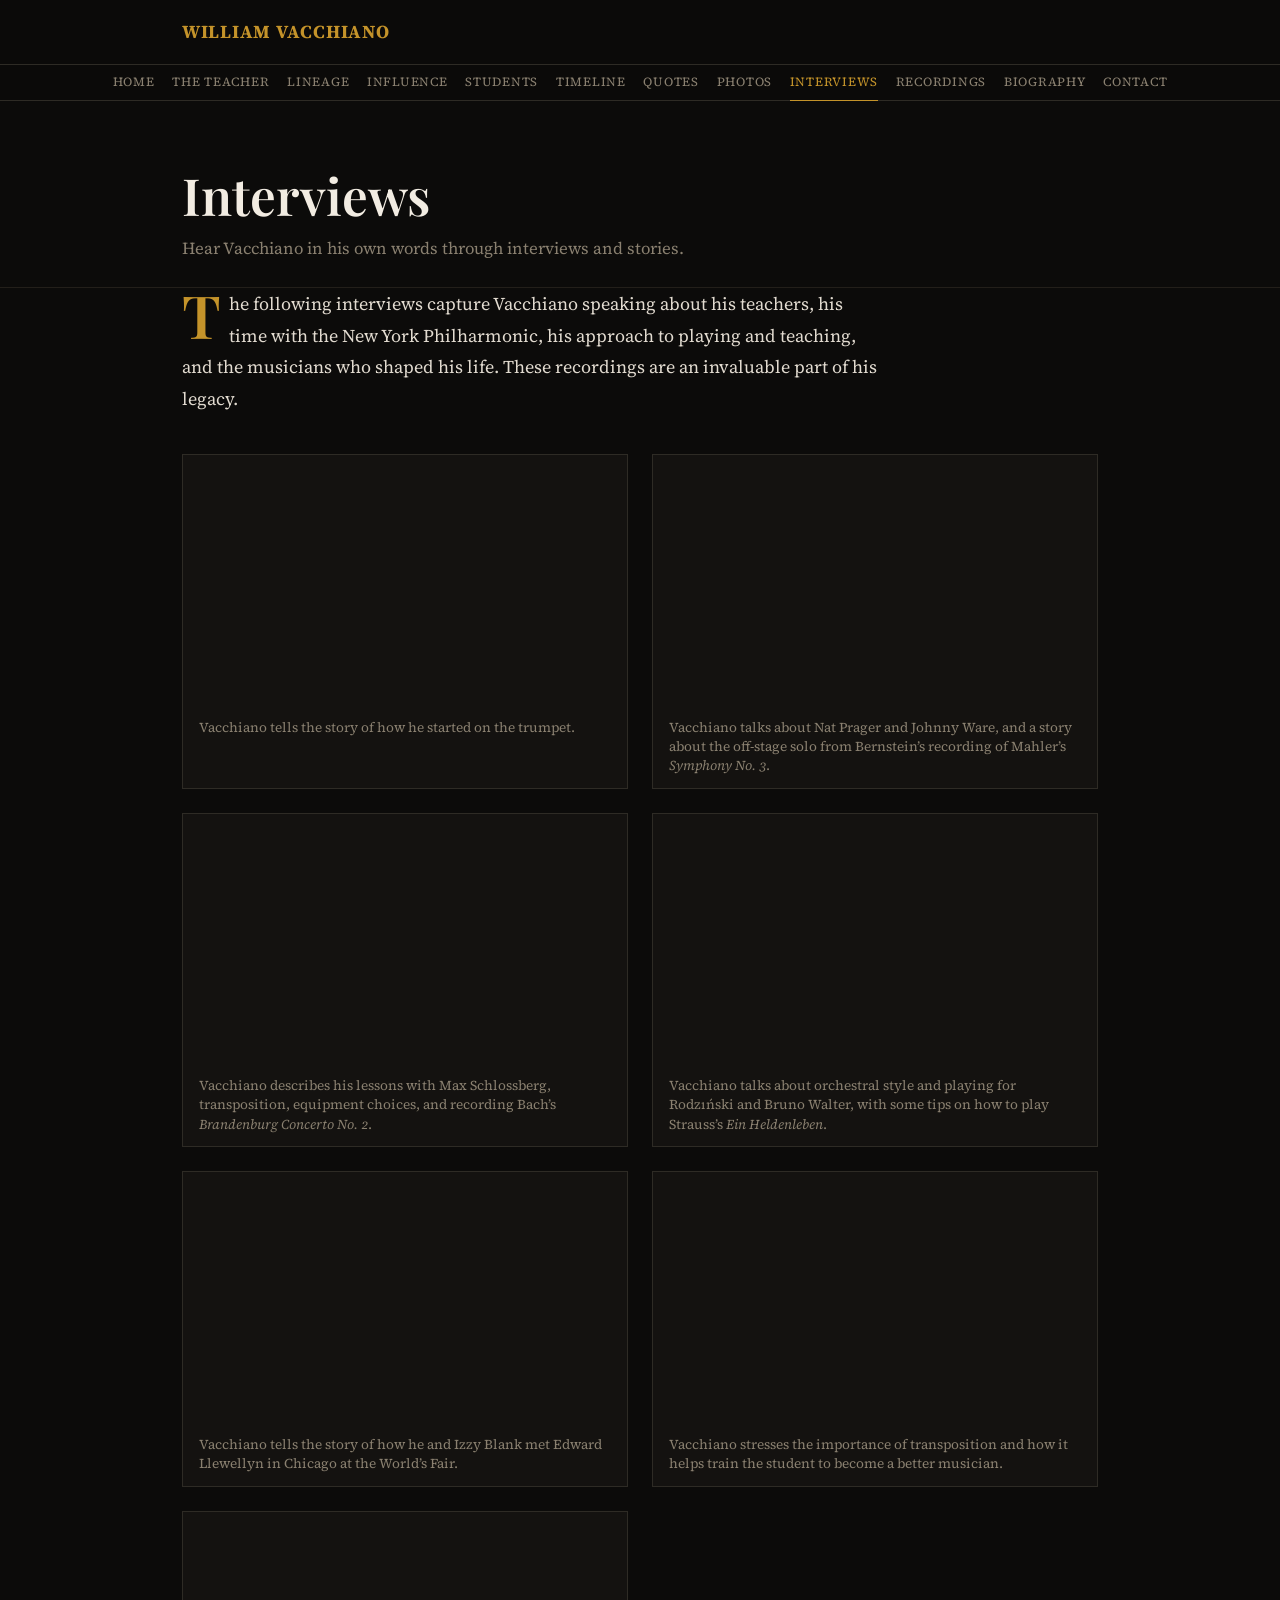
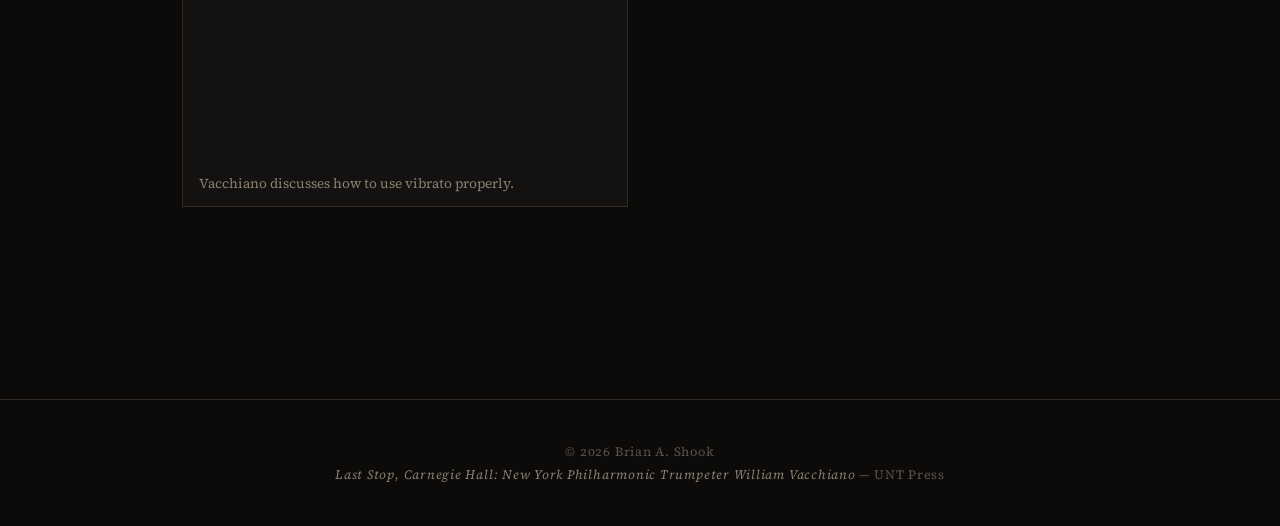
<file: watch.html>
<!DOCTYPE html>
<html lang="en">
<head>
  <meta charset="UTF-8">
  <meta name="viewport" content="width=device-width, initial-scale=1.0">
  <title>Interviews — William Vacchiano</title>
  <meta name="description" content="Video interviews and performances featuring William Vacchiano.">
  <meta property="og:type" content="website">
  <meta property="og:site_name" content="William Vacchiano">
  <meta property="og:title" content="Interviews — William Vacchiano">
  <meta property="og:description" content="Video interviews with William Vacchiano — hear him speak about his teachers, the New York Philharmonic, and his approach to music.">
  <link rel="preconnect" href="https://fonts.googleapis.com">
  <link rel="preconnect" href="https://fonts.gstatic.com" crossorigin>
  <link rel="stylesheet" href="https://fonts.googleapis.com/css2?family=Playfair+Display:ital,wght@0,400;0,600;0,700;1,400;1,600&family=Source+Serif+4:ital,opsz,wght@0,8..60,400;0,8..60,500;0,8..60,600;1,8..60,400;1,8..60,500;1,8..60,600&family=Montserrat:wght@600;700&display=swap">
  <link rel="stylesheet" href="css/style.css">
</head>
<body>

<header class="site-header">
  <div class="header-inner">
    <a href="index.html" class="site-title">William <span>Vacchiano</span></a>
    <button type="button" class="nav-toggle" aria-label="Toggle navigation" aria-expanded="false">
      <span></span><span></span><span></span>
    </button>
  </div>
</header>

<nav class="site-nav" aria-label="Main navigation">
  <a href="index.html">Home</a>
  <a href="teacher.html">The Teacher</a>
  <a href="lineage.html">Lineage</a>
  <a href="influence.html">Influence</a>
  <a href="students.html">Students</a>
  <a href="timeline.html">Timeline</a>
  <a href="quotes.html">Quotes</a>
  <a href="photos.html">Photos</a>
  <a href="watch.html">Interviews</a>
  <a href="recordings.html">Recordings</a>
  <a href="biography.html">Biography</a>
  <a href="contact.html">Contact</a>
</nav>

<main>
  <div class="page-header" style="padding-bottom: 1.5rem;">
    <div class="container">
      <h1>Interviews</h1>
      <p class="subtitle">Hear Vacchiano in his own words through interviews and stories.</p>
    </div>
  </div>

  <div class="page-content" style="padding-top: 0;">
    <div class="container">

      <div class="section prose" style="margin-bottom:2.5rem;">
        <p>The following interviews capture Vacchiano speaking about his teachers, his time with the New York Philharmonic, his approach to playing and teaching, and the musicians who shaped his life. These recordings are an invaluable part of his legacy.</p>
      </div>

      <div class="video-grid">

        <div class="video-item">
          <div class="video-embed">
            <iframe src="https://www.youtube-nocookie.com/embed/ky3va0KSJNw" title="Vacchiano tells the story of how he started on the trumpet" allow="accelerometer; autoplay; clipboard-write; encrypted-media; gyroscope; picture-in-picture" allowfullscreen></iframe>
          </div>
          <p class="video-desc">Vacchiano tells the story of how he started on the trumpet.</p>
        </div>

        <div class="video-item">
          <div class="video-embed">
            <iframe src="https://www.youtube-nocookie.com/embed/xDyXFPa66zE" title="Vacchiano talks about orchestral style and playing for Rodzński and Bruno Walter" allow="accelerometer; autoplay; clipboard-write; encrypted-media; gyroscope; picture-in-picture" allowfullscreen></iframe>
          </div>
          <p class="video-desc">Vacchiano talks about Nat Prager and Johnny Ware, and a story about the off-stage solo from Bernstein&rsquo;s recording of Mahler&rsquo;s <em>Symphony No. 3</em>.</p>
        </div>

        <div class="video-item">
          <div class="video-embed">
            <iframe src="https://www.youtube-nocookie.com/embed/M-kgsgv1i3w" title="Vacchiano describes his lessons with Max Schlossberg" allow="accelerometer; autoplay; clipboard-write; encrypted-media; gyroscope; picture-in-picture" allowfullscreen></iframe>
          </div>
          <p class="video-desc">Vacchiano describes his lessons with Max Schlossberg, transposition, equipment choices, and recording Bach&rsquo;s <em>Brandenburg Concerto No. 2</em>.</p>
        </div>

        <div class="video-item">
          <div class="video-embed">
            <iframe src="https://www.youtube-nocookie.com/embed/vbBrZfqUQsM" title="Vacchiano tells the story of how he and Izzy Blank met Edward Llewellyn" allow="accelerometer; autoplay; clipboard-write; encrypted-media; gyroscope; picture-in-picture" allowfullscreen></iframe>
          </div>
          <p class="video-desc">Vacchiano talks about orchestral style and playing for Rodz&#305;&#324;ski and Bruno Walter, with some tips on how to play Strauss&rsquo;s <em>Ein Heldenleben</em>.</p>
        </div>

        <div class="video-item">
          <div class="video-embed">
            <iframe src="https://www.youtube-nocookie.com/embed/Pk3f2N6-sWE" title="Vacchiano stresses the importance of transposition" allow="accelerometer; autoplay; clipboard-write; encrypted-media; gyroscope; picture-in-picture" allowfullscreen></iframe>
          </div>
          <p class="video-desc">Vacchiano tells the story of how he and Izzy Blank met Edward Llewellyn in Chicago at the World&rsquo;s Fair.</p>
        </div>

        <div class="video-item">
          <div class="video-embed">
            <iframe src="https://www.youtube-nocookie.com/embed/p3i7rR27h60" title="Vacchiano talks about Nat Prager and Johnny Ware" allow="accelerometer; autoplay; clipboard-write; encrypted-media; gyroscope; picture-in-picture" allowfullscreen></iframe>
          </div>
          <p class="video-desc">Vacchiano stresses the importance of transposition and how it helps train the student to become a better musician.</p>
        </div>

        <div class="video-item">
          <div class="video-embed">
            <iframe src="https://www.youtube-nocookie.com/embed/J3W7yQKVOxo" title="Vacchiano discusses how to use vibrato properly" allow="accelerometer; autoplay; clipboard-write; encrypted-media; gyroscope; picture-in-picture" allowfullscreen></iframe>
          </div>
          <p class="video-desc">Vacchiano discusses how to use vibrato properly.</p>
        </div>

      </div>

    </div>
  </div>
</main>

<footer class="site-footer">
  <div class="container">
    <p>&copy; 2026 Brian A. Shook<br>
    <a href="https://www.amazon.com/Last-Stop-Carnegie-Hall-Philharmonic/dp/1574413066/ref=cm_cr_arp_d_product_top?ie=UTF8"><em>Last Stop, Carnegie Hall: New York Philharmonic Trumpeter William Vacchiano</em></a> &mdash; UNT Press</p>
  </div>
</footer>

<script src="js/main.js"></script>
</body>
</html>
</file>
<file: css/style.css>
/* ============================================================
   William Vacchiano — Legacy Site
   Design: dark palette, editorial serif typography, brass accents
   ============================================================ */


/* --- Reset ------------------------------------------------- */
*, *::before, *::after { box-sizing: border-box; margin: 0; padding: 0; }
html { scroll-behavior: smooth; }
img { display: block; max-width: 100%; height: auto; }
a { color: inherit; text-decoration: none; }
ul { list-style: none; }

/* --- Design Tokens ----------------------------------------- */
:root {
  --bg:          #0c0b0a;
  --bg-surface:  #141210;
  --bg-raised:   #1c1a17;
  --border:      #2e2b25;
  --border-soft: #231f1a;
  --text:        #e2dbd0;
  --text-muted:  #8a8070;
  --text-faint:  #5a5248;
  --gold:        #c4932a;
  --gold-light:  #d9a83a;
  --gold-dim:    #7a5c1a;
  --white:       #f2ece2;
  --font-serif:  'Playfair Display', Georgia, 'Times New Roman', serif;
  --font-body:   'Source Serif 4', Georgia, serif;
  --max-width:   980px;
  --transition:  200ms ease;
}

/* --- Base Typography --------------------------------------- */
body {
  background-color: var(--bg);
  color: var(--text);
  font-family: var(--font-body);
  font-size: 18px;
  line-height: 1.75;
  -webkit-font-smoothing: antialiased;
}

h1, h2, h3, h4 {
  font-family: var(--font-serif);
  font-weight: 600;
  line-height: 1.2;
  color: var(--white);
}

h1 { font-size: clamp(2rem, 5vw, 3.2rem); }
h2 { font-size: clamp(1.5rem, 3vw, 2.2rem); margin-bottom: 1rem; }
h3 { font-size: 1.3rem; margin-bottom: 0.5rem; }

p { margin-bottom: 1.2em; }
p:last-child { margin-bottom: 0; }

em { font-style: italic; }
strong { font-weight: 500; color: var(--white); }

/* --- Layout ------------------------------------------------ */
.container {
  max-width: var(--max-width);
  margin: 0 auto;
  padding: 0 2rem;
}

.page-content {
  padding: 0 0 6rem;
}

.section {
  margin-bottom: 4rem;
}

.section > h2 {
  padding-bottom: 0.7rem;
  margin-bottom: 1.4rem;
  border-bottom: 1px solid var(--border-soft);
  position: relative;
}
.section > h2::after {
  content: '';
  position: absolute;
  bottom: -1px;
  left: 0;
  width: 2.5rem;
  height: 1px;
  background: var(--gold);
  opacity: 0.5;
}

/* --- Navigation -------------------------------------------- */
.site-header {
  position: sticky;
  top: 0;
  z-index: 100;
  background: rgba(12, 11, 10, 0.97);
  border-bottom: 1px solid var(--border);
  backdrop-filter: blur(8px);
}

.header-inner {
  display: flex;
  align-items: center;
  justify-content: space-between;
  max-width: var(--max-width);
  margin: 0 auto;
  padding: 0 2rem;
  height: 64px;
}

.site-title {
  font-family: 'Source Serif 4', Georgia, serif;
  font-size: 1.15rem;
  font-weight: 700;
  letter-spacing: 0.04em;
  text-transform: uppercase;
  color: var(--gold);
  white-space: nowrap;
}
.site-title span {
  color: var(--gold);
}

.site-nav {
  display: flex;
  align-items: center;
  justify-content: center;
  gap: 0.1rem;
  width: 100%;
  padding: 0 1rem;
  position: sticky;
  top: 64px;
  z-index: 99;
  background: rgba(12, 11, 10, 0.96);
  border-bottom: 1px solid var(--border);
  backdrop-filter: blur(8px);
}

.site-nav a {
  font-family: var(--font-body);
  font-size: 0.78rem;
  letter-spacing: 0.06em;
  text-transform: uppercase;
  color: var(--text-muted);
  padding: 0.4rem 0.5rem;
  border-radius: 2px;
  transition: color var(--transition);
  white-space: nowrap;
}
.site-nav a:hover { color: var(--text); }
.site-nav a.active { color: var(--gold); }

/* Hamburger */
.nav-toggle {
  display: none;
  flex-direction: column;
  gap: 5px;
  cursor: pointer;
  padding: 4px;
  background: none;
  border: none;
}
.nav-toggle span {
  display: block;
  width: 22px;
  height: 2px;
  background: var(--text-muted);
  transition: var(--transition);
}

/* --- Hero -------------------------------------------------- */
.hero {
  padding: 6rem 0 5rem;
  text-align: center;
  border-bottom: 1px solid var(--border-soft);
  position: relative;
}

.hero::before {
  content: '';
  position: absolute;
  top: 0; left: 0; right: 0; bottom: 0;
  background: radial-gradient(ellipse at 50% 0%, rgba(196, 147, 42, 0.06) 0%, transparent 70%);
  pointer-events: none;
}

.hero-eyebrow {
  font-family: var(--font-body);
  font-size: 0.82rem;
  letter-spacing: 0.18em;
  text-transform: uppercase;
  color: var(--gold);
  margin-bottom: 1.2rem;
}

.hero h1 {
  font-weight: 700;
  letter-spacing: 0.02em;
  margin-bottom: 1rem;
}

.hero-subtitle {
  font-family: var(--font-body);
  font-size: 1.1rem;
  color: var(--text-muted);
  max-width: 520px;
  margin: 0 auto 2.5rem;
}

.hero-dates {
  font-family: var(--font-body);
  font-size: 0.85rem;
  letter-spacing: 0.12em;
  color: var(--text-faint);
  margin-bottom: 3rem;
}

.hero-portrait {
  display: block;
  max-width: 100%;
  height: auto;
  margin: 0 auto;
  filter: grayscale(1);
  opacity: 0.9;
}

.hero-split {
  display: grid;
  grid-template-columns: 1fr 1fr;
  gap: 5rem;
  align-items: center;
  text-align: left;
}
.hero-split .hero-subtitle {
  margin: 0 0 2.5rem;
  max-width: 460px;
}
.hero-split .hero-dates {
  margin-bottom: 0;
}

/* --- Gold Divider ------------------------------------------ */
.gold-rule {
  display: block;
  width: 5rem;
  height: 1px;
  background: rgba(196, 147, 42, 0.38);
  margin: 2rem auto;
}

/* --- Page Header ------------------------------------------- */
.page-header {
  padding: 4rem 0 1.5rem;
  border-bottom: 1px solid var(--border-soft);
  margin-bottom: 0;
}
.page-header .eyebrow {
  font-family: var(--font-body);
  font-size: 0.78rem;
  letter-spacing: 0.18em;
  text-transform: uppercase;
  color: var(--gold);
  margin-bottom: 0.8rem;
}
.page-header h1 {
  margin-bottom: 0.5rem;
}
.page-header .subtitle {
  color: var(--text-muted);
  font-size: 1.05rem;
}

/* --- Pullquote --------------------------------------------- */
.pullquote {
  position: relative;
  margin: 3rem 0;
  padding: 2rem 2.5rem 2rem 3.5rem;
  border-left: 2px solid var(--gold-dim);
  background: var(--bg-surface);
}

.pullquote p {
  font-family: var(--font-body);
  font-size: 1.25rem;
  line-height: 1.65;
  color: var(--white);
  margin-bottom: 0.8rem;
}

.pullquote cite {
  font-style: normal;
  font-size: 0.82rem;
  letter-spacing: 0.1em;
  text-transform: uppercase;
  color: var(--gold);
}

/* Large centered quote for section openers */
.quote-hero {
  text-align: center;
  padding: 1.5rem 0 2rem;
  margin-top: 0;
}
.quote-hero p {
  font-family: var(--font-body);
  font-size: clamp(1.2rem, 2.5vw, 1.6rem);
  line-height: 1.6;
  color: var(--white);
  max-width: 700px;
  margin: 0 auto 1rem;
}
.quote-hero cite {
  font-style: normal;
  font-size: 0.8rem;
  letter-spacing: 0.14em;
  text-transform: uppercase;
  color: var(--gold);
}

/* --- Quick Facts ------------------------------------------- */
.facts-grid {
  display: grid;
  grid-template-columns: 1fr 1fr;
  gap: 0;
  margin: 2.5rem 0;
  border: none;
}

.fact-item {
  padding: 1.1rem 1.4rem;
  font-size: 0.75em;
  line-height: 1.5;
  border: none;
  background-color: transparent;
  box-shadow: none;
  outline: none;
  transition: background var(--transition);
}
.facts-grid .fact-item:hover {
  background: var(--bg-raised);
}
.facts-grid .fact-item a {
  font-family: var(--font-serif);
  font-size: 1.1em;
  display: block;
  margin-bottom: 0.25rem;
}

/* --- Stat Callout Cards ------------------------------------ */
.stat-grid {
  display: grid;
  grid-template-columns: repeat(2, 1fr);
  gap: 0 3rem;
  margin-top: 1.5rem;
}

.stat-card {
  border-top: 1px solid var(--gold-dim);
  padding: 1.25rem 0 1.75rem;
}

.stat-num {
  font-family: var(--font-serif);
  font-size: clamp(2.2rem, 5vw, 3.2rem);
  color: var(--gold);
  line-height: 1;
  margin-bottom: 0.6rem;
  font-weight: 600;
}

.stat-desc {
  font-size: 0.85em;
  line-height: 1.6;
  color: var(--text-muted);
  margin-bottom: 0;
}

.supplemental-facts {
  list-style: none;
  margin-top: 2.5rem;
  border-top: 1px solid var(--border-soft);
  padding-top: 1.5rem;
}

.supplemental-facts li {
  padding: .5rem 0 .5rem 1.25rem;
  position: relative;
  font-size: 0.85em;
  line-height: 1.6;
  color: var(--text-muted);
}

.supplemental-facts li:last-child {
  border-bottom: none;
}

.supplemental-facts li::before {
  content: '';
  position: absolute;
  left: 0;
  top: 1.05em;
  width: 5px;
  height: 1px;
  background: var(--gold-dim);
}

/* --- Body text prose --------------------------------------- */
.prose {
  max-width: 700px;
}
.prose p {
  margin-bottom: 1.4em;
}

/* --- Quote Blocks (Quotes page) ---------------------------- */
.quote-block {
  padding: 1.8rem 0;
  border-bottom: 1px solid var(--border-soft);
}
.quote-block:first-child { padding-top: 0; }
.quote-block blockquote {
  font-family: var(--font-body);
  font-size: 1.1rem;
  line-height: 1.7;
  color: var(--text);
  margin-bottom: 0.6rem;
}
.quote-block blockquote::before { content: '\201C'; color: var(--gold-dim); }
.quote-block blockquote::after  { content: '\201D'; color: var(--gold-dim); }
.quote-block cite {
  display: block;
  font-style: normal;
  font-size: 0.8rem;
  letter-spacing: 0.1em;
  text-transform: uppercase;
  color: var(--text-faint);
  padding-left: 1rem;
}

.quote-section-title {
  font-family: var(--font-body);
  font-size: 0.75rem;
  letter-spacing: 0.2em;
  text-transform: uppercase;
  color: var(--gold);
  margin: 3rem 0 1.5rem;
  padding-bottom: 0.5rem;
  border-bottom: 1px solid var(--border);
}

/* --- Photo Gallery ----------------------------------------- */
.photo-grid {
  display: grid;
  grid-template-columns: repeat(3, 1fr);
  gap: 6px;
  margin: 2rem 0;
}

.photo-item {
  position: relative;
  aspect-ratio: 4/3;
  overflow: hidden;
  cursor: pointer;
  background: var(--bg-surface);
}
.photo-item:focus-visible {
  outline: 2px solid var(--gold);
  outline-offset: 2px;
  z-index: 1;
}

.photo-item img {
  width: 100%;
  height: 100%;
  object-fit: cover;
  transition: transform 400ms ease, opacity 400ms ease;
  opacity: 0.85;
}
.photo-item:hover img { transform: scale(1.04); opacity: 1; }

.photo-caption {
  position: absolute;
  bottom: 0; left: 0; right: 0;
  padding: 2rem 0.8rem 0.7rem;
  background: linear-gradient(transparent, rgba(0,0,0,0.75));
  font-size: 0.72rem;
  letter-spacing: 0.04em;
  color: rgba(255,255,255,0.75);
  transform: translateY(100%);
  transition: transform var(--transition);
}
.photo-item:hover .photo-caption { transform: translateY(0); }

/* Lightbox */
.lightbox-overlay {
  display: none;
  position: fixed;
  inset: 0;
  z-index: 200;
  background: rgba(0,0,0,0.93);
  align-items: center;
  justify-content: center;
}
.lightbox-overlay.open { display: flex; }

.lightbox-inner {
  position: relative;
  max-width: 90vw;
  max-height: 90vh;
  text-align: center;
}
.lightbox-inner img {
  max-width: 90vw;
  max-height: 82vh;
  object-fit: contain;
}
.lightbox-caption {
  margin-top: 0.8rem;
  font-size: 0.85rem;
  color: var(--text-muted);
  letter-spacing: 0.05em;
}
.lightbox-close {
  position: fixed;
  top: 1.5rem;
  right: 1.5rem;
  width: 36px;
  height: 36px;
  background: none;
  border: 1px solid var(--border);
  color: var(--text-muted);
  font-size: 1.2rem;
  cursor: pointer;
  display: flex;
  align-items: center;
  justify-content: center;
  transition: color var(--transition), border-color var(--transition);
}
.lightbox-close:hover { color: var(--text); border-color: var(--text-muted); }

.lightbox-nav {
  position: fixed;
  top: 50%;
  transform: translateY(-50%);
  background: none;
  border: 1px solid var(--border);
  color: var(--text-muted);
  width: 44px;
  height: 44px;
  cursor: pointer;
  font-size: 1.3rem;
  display: flex;
  align-items: center;
  justify-content: center;
  transition: color var(--transition), border-color var(--transition);
}
.lightbox-nav:hover { color: var(--text); border-color: var(--text-muted); }
.lightbox-prev { left: 1rem; }
.lightbox-next { right: 1rem; }

/* --- Student List ------------------------------------------ */
.student-list {
  display: grid;
  grid-template-columns: repeat(3, 1fr);
  gap: 0.2rem 2rem;
}

.student-list li {
  font-size: 0.9em;
  color: var(--text-muted);
  padding: 0.15rem 0;
  border-bottom: 1px solid rgba(255,255,255,0.04);
  line-height: 1.4;
}

.student-list li strong {
  color: var(--text);
  font-weight: 400;
}

.student-alpha-header {
  grid-column: 1 / -1;
  font-family: var(--font-serif);
  font-size: 1rem;
  color: var(--gold);
  margin-top: 1.5rem;
  margin-bottom: 0.3rem;
  padding-bottom: 0.3rem;
  border-bottom: 1px solid var(--border);
}

/* --- Discography ------------------------------------------- */
.disc-list {
  margin: 1.5rem 0;
}
.disc-item {
  display: flex;
  align-items: baseline;
  gap: 0.6rem;
  padding: 0.65rem 0;
  border-bottom: 1px solid var(--border-soft);
  font-size: 0.97rem;
}
.disc-item:first-child { border-top: 1px solid var(--border-soft); }
.disc-composer {
  color: var(--gold);
  font-size: 0.75rem;
  letter-spacing: 0.08em;
  text-transform: uppercase;
  white-space: nowrap;
  min-width: 110px;
}
.disc-title { color: var(--text); font-style: italic; }
.disc-detail { color: var(--text-muted); font-size: 0.88rem; margin-left: auto; white-space: nowrap; }

/* --- Biography / Book ------------------------------------- */
.book-layout {
  display: grid;
  grid-template-columns: 200px 1fr;
  gap: 3rem;
  align-items: start;
  margin: 2rem 0;
}

.book-cover {
  width: 100%;
  box-shadow: 0 8px 40px rgba(0,0,0,0.5);
}

.book-reviews { margin-top: 3rem; }
.book-review {
  padding: 1.4rem 0;
  border-bottom: 1px solid var(--border-soft);
}
.book-review blockquote {
  font-size: 0.98rem;
  line-height: 1.65;
  margin-bottom: 0.5rem;
}
.book-review cite {
  font-style: normal;
  font-size: 0.78rem;
  letter-spacing: 0.1em;
  text-transform: uppercase;
  color: var(--gold);
}

/* --- Video Grid ------------------------------------------- */
.video-grid {
  display: grid;
  grid-template-columns: repeat(2, 1fr);
  gap: 1.5rem;
  margin: 2rem 0;
}

.video-item {
  background: var(--bg-surface);
  border: 1px solid var(--border);
}

.video-embed {
  position: relative;
  padding-bottom: 56.25%;
  height: 0;
  overflow: hidden;
}
.video-embed iframe {
  position: absolute;
  top: 0; left: 0;
  width: 100%;
  height: 100%;
  border: none;
}

.video-desc {
  padding: 0.8rem 1rem;
  font-size: 0.85rem;
  color: var(--text-muted);
  line-height: 1.4;
}

/* --- Influence Lists --------------------------------------- */
.influence-section {
  margin-bottom: 2.5rem;
}

.influence-section h3 {
  font-family: var(--font-body);
  font-size: 0.78rem;
  letter-spacing: 0.18em;
  text-transform: uppercase;
  color: var(--gold);
  margin-bottom: 1rem;
  padding-bottom: 0.5rem;
  border-bottom: 1px solid var(--border);
  font-weight: 400;
}

.influence-list li {
  padding: 0.45rem 0;
  border-bottom: 1px solid var(--border-soft);
  line-height: 1.4;
}

.influence-list li em {
  color: var(--text-muted);
  font-size: 0.88rem;
}

/* --- Lineage Tree ----------------------------------------- */
.lineage-section {
  margin-bottom: 3rem;
}

.lineage-level {
  padding: 1.5rem 0;
}

.lineage-level + .lineage-level {
  border-top: 1px solid var(--border-soft);
  padding-left: 2rem;
  position: relative;
}
.lineage-level + .lineage-level::before {
  content: '';
  position: absolute;
  left: 0;
  top: 0;
  bottom: 0;
  width: 1px;
  background: var(--border);
}

.lineage-names {
  display: flex;
  flex-wrap: wrap;
  gap: 0.5rem 1.5rem;
  margin-top: 0.5rem;
}
.lineage-names li {
  font-size: 0.95rem;
  color: var(--text-muted);
}

/* --- Honors/Awards ---------------------------------------- */
.honors-list li {
  position: relative;
  padding: 0.5rem 0 0.5rem 1.4rem;
  border-bottom: 1px solid var(--border-soft);
  font-size: 0.95rem;
  line-height: 1.5;
}
.honors-list li::before {
  content: '—';
  position: absolute;
  left: 0;
  color: var(--gold-dim);
}

/* --- Method Books ----------------------------------------- */
.method-books li {
  padding: 0.45rem 0;
  border-bottom: 1px solid var(--border-soft);
  font-size: 0.92rem;
  line-height: 1.5;
}
.method-books li em { color: var(--text); }
.method-books li .publisher {
  color: var(--text-faint);
  font-size: 0.82rem;
}

/* --- Photo on page ---------------------------------------- */
.inline-photo {
  margin: 2.5rem 0;
  text-align: center;
}
.inline-photo img {
  display: inline-block;
  max-width: 420px;
  width: 100%;
  box-shadow: 0 4px 24px rgba(0,0,0,0.4);
}
.inline-photo figcaption {
  margin-top: 0.6rem;
  font-size: 0.8rem;
  color: var(--text-faint);
  letter-spacing: 0.05em;
}

/* --- Footer ----------------------------------------------- */
.site-footer {
  border-top: 1px solid var(--border);
  padding: 2.5rem 0;
  margin-top: 4rem;
  text-align: center;
}
.site-footer p {
  font-size: 0.8rem;
  color: var(--text-faint);
  letter-spacing: 0.06em;
  line-height: 1.8;
  margin-bottom: 0;
}
.site-footer a {
  color: var(--text-muted);
  transition: color var(--transition);
}
.site-footer a:hover { color: var(--gold); }

/* --- Responsive ------------------------------------------- */
@media (max-width: 1024px) {
  .site-nav {
    display: none;
    position: fixed;
    top: 64px;
    left: 0;
    right: 0;
    bottom: 0;
    z-index: 101;
    width: 100%;
    background: var(--bg);
    flex-direction: column;
    align-items: flex-start;
    padding: 1.5rem 2rem;
    gap: 0;
    border-top: 1px solid var(--border);
    border-bottom: none;
    overflow-y: auto;
  }
  .site-nav.open { display: flex; }
  .site-nav a {
    font-size: 0.9em;
    padding: 0.9rem 0;
    width: 100%;
    border-bottom: 1px solid var(--border-soft);
  }
  .site-nav a:last-child { border-bottom: none; }
  .nav-toggle { display: flex; }
}

@media (max-width: 780px) {
  /* --- Spacing --- */
  .hero { padding: 4rem 0 3.5rem; }
  .hero-split { grid-template-columns: 1fr; text-align: center; gap: 2.5rem; }
  .hero-split .hero-visual { order: -1; }
  .hero-split .hero-portrait { max-width: 260px; margin: 0 auto; }
  .hero-split .hero-subtitle { margin-left: auto; margin-right: auto; max-width: 440px; }
  .page-header { padding: 2.5rem 0 2rem; margin-bottom: 2rem; }
  .page-content { padding: 3rem 0 4rem; }
  .section { margin-bottom: 2.5rem; }
  .quote-hero { padding: 1.5rem 0; }

  /* --- Facts / Explore grid → single column --- */
  .facts-grid { grid-template-columns: 1fr; }
  .fact-item { border-right: none; }
  /* Reset the 2-col "last 2 have no border" rule; only last item gets it */
  .fact-item:nth-last-child(-n+2) { border-bottom: 1px solid var(--border-soft); }
  .fact-item:last-child { border-bottom: none; }

  /* --- Content blocks --- */
  .pullquote { padding: 1.4rem 1.4rem 1.4rem 2rem; }
  .pullquote p { font-size: 1.1rem; }
  .lineage-level + .lineage-level { padding-left: 1.2rem; }
  .book-layout { grid-template-columns: 1fr; }
  .book-layout .book-cover { max-width: 180px; }

  /* --- Lists & grids --- */
  .stat-grid { grid-template-columns: 1fr; gap: 0; }
  .photo-grid { grid-template-columns: repeat(2, 1fr); }
  .student-list { grid-template-columns: repeat(2, 1fr); }
  .video-grid { grid-template-columns: 1fr; }
  .disc-detail { display: none; }
  .disc-composer { min-width: 80px; }

  /* --- Lightbox touch targets (min 44px) --- */
  .lightbox-close { width: 44px; height: 44px; font-size: 1.4rem; }
  .lightbox-nav { width: 48px; height: 48px; }
}

@media (max-width: 480px) {
  body { font-size: 17px; }
  .container { padding: 0 1.1rem; }

  .hero { padding: 3.5rem 0 3rem; }
  .page-content { padding: 2.5rem 0 3.5rem; }
  .page-header { padding: 2rem 0 1.5rem; margin-bottom: 1.5rem; }
  .section { margin-bottom: 2rem; }

  .photo-grid { grid-template-columns: repeat(2, 1fr); gap: 3px; }
  .student-list { grid-template-columns: 1fr 1fr; }

  .pullquote { padding: 1.2rem 1rem 1.2rem 1.5rem; }
  .pullquote p { font-size: 1rem; }

  .disc-item { flex-wrap: wrap; gap: 0.2rem; }
  .disc-title { width: 100%; }

  /* Lightbox nav buttons inset tighter on narrow screens */
  .lightbox-prev { left: 0.4rem; }
  .lightbox-next { right: 0.4rem; }
  .lightbox-inner { max-width: 96vw; }
  .lightbox-inner img { max-width: 96vw; max-height: 78vh; }
}

@media (max-width: 400px) {
  .student-list { grid-template-columns: 1fr; }
  .photo-grid { grid-template-columns: 1fr; }
  .facts-grid { grid-template-columns: 1fr; }
  .video-desc { font-size: 0.82rem; }
}

/* ============================================================
   Refinements — motion, numerals, drop caps, quote glyph
   ============================================================ */

/* --- Scroll reveal --- */
.reveal {
  opacity: 0;
  transform: translateY(16px);
  transition: opacity 700ms ease, transform 700ms cubic-bezier(0.22, 1, 0.36, 1);
}
.reveal.reveal-in {
  opacity: 1;
  transform: none;
}

/* --- Oldstyle numerals in running text; lining for display/tabular --- */
body {
  font-feature-settings: "kern" 1, "liga" 1, "onum" 1;
}
.stat-num,
.site-title,
.disc-composer,
.disc-detail {
  font-feature-settings: "kern" 1, "lnum" 1;
}

/* --- Hero portrait dissolves into the dark ground --- */
.hero-portrait {
  -webkit-mask-image: linear-gradient(to bottom, #000 76%, transparent 99%);
  mask-image: linear-gradient(to bottom, #000 76%, transparent 99%);
}

/* --- Drop cap on the opening paragraph --- */
.prose.lead > p:first-child::first-letter {
  font-family: var(--font-serif);
  font-size: 3.3em;
  line-height: 0.78;
  float: left;
  margin: 0.06em 0.14em 0 0;
  color: var(--gold);
  font-weight: 600;
}

/* --- Animated active-nav underline --- */
.site-nav a {
  position: relative;
}
.site-nav a::after {
  content: '';
  position: absolute;
  left: 0.5rem;
  right: 0.5rem;
  bottom: -1px;
  height: 1px;
  background: var(--gold);
  transform: scaleX(0);
  transform-origin: left center;
  transition: transform 300ms cubic-bezier(0.22, 1, 0.36, 1);
}
.site-nav a.active::after,
.site-nav a:hover::after {
  transform: scaleX(1);
}

/* --- Sticky shadow on scroll --- */
.site-header,
.site-nav {
  transition: box-shadow 300ms ease;
}
body.is-scrolled .site-header {
  box-shadow: 0 4px 22px rgba(0, 0, 0, 0.45);
}
body.is-scrolled .site-nav {
  box-shadow: 0 8px 22px rgba(0, 0, 0, 0.32);
}

/* --- Decorative quote glyph behind the section quotes --- */
.quote-hero {
  position: relative;
}
.quote-hero::before {
  content: '\201C';
  position: absolute;
  top: -0.35em;
  left: 50%;
  transform: translateX(-50%);
  font-family: var(--font-serif);
  font-size: 8rem;
  line-height: 1;
  color: var(--gold);
  opacity: 0.09;
  pointer-events: none;
  z-index: 0;
}
.quote-hero p,
.quote-hero cite {
  position: relative;
  z-index: 1;
}

/* --- Mobile + reduced-motion overrides --- */
@media (max-width: 1024px) {
  .site-nav a::after { display: none; }
  body.is-scrolled .site-nav { box-shadow: none; }
}
@media (prefers-reduced-motion: reduce) {
  .reveal { opacity: 1 !important; transform: none !important; transition: none; }
  .site-nav a::after { transition: none; }
}

/* ============================================================
   Lineage constellation
   ============================================================ */
.constellation {
  display: flex;
  flex-direction: column;
  gap: 1.75rem;
}
.constellation-stage {
  position: relative;
  border: 1px solid var(--border);
  border-radius: 4px;
  background:
    radial-gradient(120% 90% at 50% 38%, rgba(196, 147, 42, 0.10) 0%, rgba(196, 147, 42, 0) 55%),
    radial-gradient(100% 100% at 50% 100%, #100e0c 0%, #070605 100%);
  overflow: hidden;
}
.constellation-svg {
  width: 100%;
  height: auto;
  display: block;
  touch-action: manipulation;
}
.constellation-hint {
  position: absolute;
  left: 0;
  right: 0;
  bottom: 0.85rem;
  text-align: center;
  margin: 0;
  font-family: var(--font-body);
  font-size: 0.74rem;
  letter-spacing: 0.04em;
  color: var(--text-faint);
  pointer-events: none;
  transition: opacity var(--transition);
}
.constellation-svg.has-active ~ .constellation-hint { opacity: 0; }

/* Background starfield */
.c-field circle { fill: #cdbd9a; }
.c-twinkle { animation: cTwinkle 4s ease-in-out infinite; }
@keyframes cTwinkle {
  0%, 100% { opacity: 0.18; }
  50%      { opacity: 0.5; }
}

/* Edges */
.c-edges line,
.c-subedges line { stroke: var(--gold); fill: none; }
.c-edges line { stroke-width: 1; stroke-opacity: 0.14; transition: stroke-opacity var(--transition); }
.c-edges line.teacher-edge { stroke: var(--gold-dim); stroke-opacity: 0.2; }
.c-subedges line { stroke-width: 0.8; stroke-opacity: 0.28; }

/* Nodes */
.cnode { cursor: pointer; }
.cnode .glow { opacity: 0; transition: opacity var(--transition); }
.cnode .dot { fill: var(--gold-light); transition: r 160ms ease, fill var(--transition); }
.cnode .ring { fill: none; stroke: var(--gold); stroke-opacity: 0.45; stroke-width: 1; stroke-dasharray: 2 3; transition: stroke-opacity var(--transition); }
.cnode .clabel {
  font-family: var(--font-body);
  font-size: 15px;
  fill: var(--text-muted);
  transition: fill var(--transition);
  paint-order: stroke;
  stroke: #0a0908;
  stroke-width: 3px;
}
.cnode.is-teacher .dot { fill: var(--text-muted); }
.cnode.is-star .dot { fill: #8ab4c8; }

/* Hover / focus / selected emphasis */
.cnode:hover .clabel,
.cnode:focus-visible .clabel,
.cnode.selected .clabel { fill: var(--white); }
.cnode:hover .dot,
.cnode:focus-visible .dot,
.cnode.selected .dot { fill: var(--gold-light); }
.cnode:hover .glow,
.cnode:focus-visible .glow,
.cnode.selected .glow { opacity: 1; }
.cnode:hover .ring,
.cnode.selected .ring { stroke-opacity: 0.9; }
.cnode:focus { outline: none; }

/* Core node (Vacchiano) */
.cnode-core .clabel { font-family: var(--font-serif); font-size: 21px; fill: var(--white); }
.cnode-core .role  { font-family: var(--font-body); font-size: 11.5px; fill: var(--text-muted); letter-spacing: 0.02em; }
.cnode-core .core-twinkle { animation: cCore 5s ease-in-out infinite; transform-origin: center; }
@keyframes cCore {
  0%, 100% { opacity: 0.7; }
  50%      { opacity: 1; }
}

/* Dim siblings when one node is active */
.constellation-svg.has-active .cnode:not(.selected):not(:hover) .clabel { fill: var(--text-faint); }
.constellation-svg.has-active .c-edges line:not(.lit) { stroke-opacity: 0.06; }
.c-edges line.lit { stroke-opacity: 0.85 !important; stroke: var(--gold-light); }

/* Sub-cluster (third generation) */
.c-subnodes .cnode .dot { r: 3; fill: var(--gold-dim); }
.c-subnodes .cnode .clabel { font-size: 12.5px; opacity: 0; transition: opacity var(--transition); }
.c-subnodes .cnode:hover .clabel,
.c-subnodes .cnode:focus-visible .clabel { opacity: 1; fill: var(--white); }
.c-subnodes .cnode:hover .dot { fill: var(--gold-light); }
.c-subedges, .c-subnodes { opacity: 0; transition: opacity 360ms ease; }
.constellation-svg.sub-open .c-subedges,
.constellation-svg.sub-open .c-subnodes { opacity: 1; }

/* Detail panel */
.constellation-detail {
  border: 1px solid var(--border);
  border-radius: 4px;
  background: var(--bg-surface);
  padding: 1.6rem 1.5rem;
}
.cd-eyebrow {
  font-family: var(--font-body);
  font-size: 0.72rem;
  letter-spacing: 0.18em;
  text-transform: uppercase;
  color: var(--gold);
  margin-bottom: 0.7rem;
}
.constellation-detail .cd-name {
  font-family: var(--font-serif);
  font-size: 1.5rem;
  color: var(--white);
  line-height: 1.15;
  margin-bottom: 0.55rem;
}
.constellation-detail .cd-role {
  font-size: 0.96rem;
  color: var(--text-muted);
  line-height: 1.6;
  margin-bottom: 1.2rem;
}
.cd-legend { display: flex; flex-direction: row; flex-wrap: wrap; gap: 0.6rem 1.8rem; margin-bottom: 1.3rem; }
.cd-legend li { display: flex; align-items: center; gap: 0.7rem; font-size: 0.9rem; color: var(--text-muted); }
.cd-legend .lg { width: 13px; height: 13px; border-radius: 50%; flex: none; }
.cd-legend .lg-teacher { background: var(--text-muted); }
.cd-legend .lg-star { background: #8ab4c8; }
.cd-legend .lg-hub { background: var(--gold-light); box-shadow: 0 0 0 3px rgba(196, 147, 42, 0.25); }
.cd-eyebrow--large { font-size: 1rem; font-weight: 700; letter-spacing: 0.12em; margin-bottom: 1rem; }
.cd-tip, .cd-students-label {
  font-size: 0.82rem;
  color: var(--text-faint);
  font-style: italic;
}
.cd-students { margin-top: 0.4rem; }
.cd-students-label { font-style: normal; letter-spacing: 0.04em; text-transform: uppercase; font-size: 0.7rem; color: var(--gold); margin-bottom: 0.8rem; }
.cd-chips { display: flex; flex-wrap: wrap; gap: 0.4rem; }
.cd-chips li {
  font-size: 0.84rem;
  color: var(--text);
  background: var(--bg-raised);
  border: 1px solid var(--border-soft);
  border-radius: 2px;
  padding: 0.28rem 0.6rem;
  line-height: 1.3;
}

@media (max-width: 880px) {
  .cnode .clabel { font-size: 17px; }
  .c-subnodes .cnode .clabel { font-size: 15px; }
}

/* ============================================================
   Cinematic opening (home)
   ============================================================ */
.hero-cine {
  position: relative;
  height: 100vh;
  min-height: 600px;
  max-height: 940px;
  overflow: hidden;
  background: var(--bg);
}
.hero-cine-photo {
  position: absolute;
  top: 0;
  right: 0;
  bottom: 0;
  width: clamp(360px, 47vw, 580px);
  background: #b9b3a8 url('../images/home-portrait.jpg') no-repeat center top;
  background-size: cover;
  filter: grayscale(1) contrast(1.06) brightness(0.92);
}
/* Brass duotone wash so the studio-gray fuses into the dark palette */
.hero-cine-photo::after {
  content: '';
  position: absolute;
  inset: 0;
  background: linear-gradient(180deg, rgba(40,30,14,0.5) 0%, rgba(24,18,9,0.25) 45%, rgba(12,11,10,0.55) 100%);
  mix-blend-mode: multiply;
}
.hero-cine-scrim {
  position: absolute;
  inset: 0;
  pointer-events: none;
  background:
    linear-gradient(90deg, var(--bg) 0%, var(--bg) 26%, rgba(12,11,10,0.55) 52%, rgba(12,11,10,0) 68%),
    linear-gradient(0deg, var(--bg) 0%, rgba(12,11,10,0) 26%),
    linear-gradient(180deg, var(--bg) 0%, rgba(12,11,10,0) 22%);
}
.hero-cine-inner {
  position: relative;
  z-index: 2;
  height: 100%;
  display: flex;
  align-items: center;
}
.hero-cine-content {
  width: 100%;
}
.hero-cine-eyebrow {
  font-family: var(--font-body);
  font-size: 0.8rem;
  letter-spacing: 0.22em;
  text-transform: uppercase;
  color: var(--gold);
  margin-bottom: 1.4rem;
}
.hero-cine-name {
  font-family: var(--font-serif);
  font-weight: 700;
  font-size: clamp(3.2rem, 9vw, 6.6rem);
  line-height: 0.98;
  letter-spacing: 0.005em;
  color: var(--white);
  margin-bottom: 1.5rem;
  max-width: 9ch;
  text-wrap: balance;
}
.hero-cine-role {
  font-family: var(--font-body);
  font-size: clamp(1rem, 1.6vw, 1.25rem);
  line-height: 1.7;
  color: var(--text-muted);
  margin-bottom: 2.6rem;
}
/* Listen control */
.hero-listen {
  display: inline-flex;
  align-items: center;
  gap: 1rem;
  position: relative;
  font-family: inherit;
  text-align: left;
  background: rgba(28, 26, 23, 0.5);
  border: 1px solid var(--border);
  border-radius: 999px;
  padding: 0.5rem 1.5rem 0.5rem 0.5rem;
  cursor: pointer;
  backdrop-filter: blur(6px);
  -webkit-backdrop-filter: blur(6px);
  transition: border-color var(--transition), background var(--transition), transform var(--transition);
}
.hero-listen:hover { border-color: var(--gold-dim); background: rgba(36, 33, 28, 0.6); transform: translateY(-1px); }
.hero-listen:focus-visible { outline: 2px solid var(--gold); outline-offset: 3px; }
.hl-icon {
  flex: none;
  width: 52px;
  height: 52px;
  border-radius: 50%;
  display: grid;
  place-items: center;
  color: #1a1407;
  background: radial-gradient(120% 120% at 30% 25%, #efd488 0%, #c4932a 62%, #9a6f18 100%);
  box-shadow: 0 0 0 1px rgba(217,168,58,0.4), 0 6px 18px rgba(0,0,0,0.45);
}
.hl-icon svg { display: block; margin-left: 1px; }
.hl-pause { display: none; }
.hero-listen.is-playing .hl-play { display: none; }
.hero-listen.is-playing .hl-pause { display: block; margin-left: 0; }
.hl-text { display: flex; flex-direction: column; line-height: 1.25; }
.hl-title { font-size: 1rem; color: var(--white); letter-spacing: 0.01em; }
.hl-sub { font-size: 0.8rem; color: var(--text-muted); }
.hl-progress {
  position: absolute;
  left: 64px;
  right: 18px;
  bottom: 7px;
  height: 2px;
  background: var(--border);
  border-radius: 2px;
  overflow: hidden;
  opacity: 0;
  transition: opacity var(--transition);
}
.hero-listen.is-playing .hl-progress { opacity: 1; }
.hl-bar { display: block; height: 100%; width: 0; background: var(--gold-light); }
/* Scroll cue */
.hero-scroll {
  position: absolute;
  z-index: 2;
  left: 50%;
  bottom: 1.6rem;
  transform: translateX(-50%);
  display: inline-flex;
  flex-direction: column;
  align-items: center;
  gap: 0.3rem;
  color: var(--text-faint);
  font-family: var(--font-body);
  font-size: 0.72rem;
  letter-spacing: 0.2em;
  text-transform: uppercase;
  transition: color var(--transition);
}
.hero-scroll:hover { color: var(--gold); }
.hero-scroll svg { animation: heroBob 2.4s ease-in-out infinite; }
@keyframes heroBob {
  0%, 100% { transform: translateY(0); }
  50%      { transform: translateY(4px); }
}

@media (max-width: 780px) {
  .hero-cine { height: 92vh; min-height: 560px; }
  .hero-cine-photo {
    width: 100%;
    background-position: center 16%;
    filter: grayscale(1) contrast(1.05) brightness(0.78);
  }
  .hero-cine-scrim {
    background:
      linear-gradient(0deg, var(--bg) 4%, rgba(12,11,10,0.55) 34%, rgba(12,11,10,0.1) 64%),
      linear-gradient(180deg, var(--bg) 0%, rgba(12,11,10,0) 24%);
  }
  .hero-cine-inner { align-items: flex-end; padding-bottom: 4.5rem; }
  .hero-cine-name { max-width: 12ch; }
  .hero-cine-role { margin-bottom: 2rem; }
}
@media (prefers-reduced-motion: reduce) {
  .hero-scroll svg { animation: none; }
}
</file>
